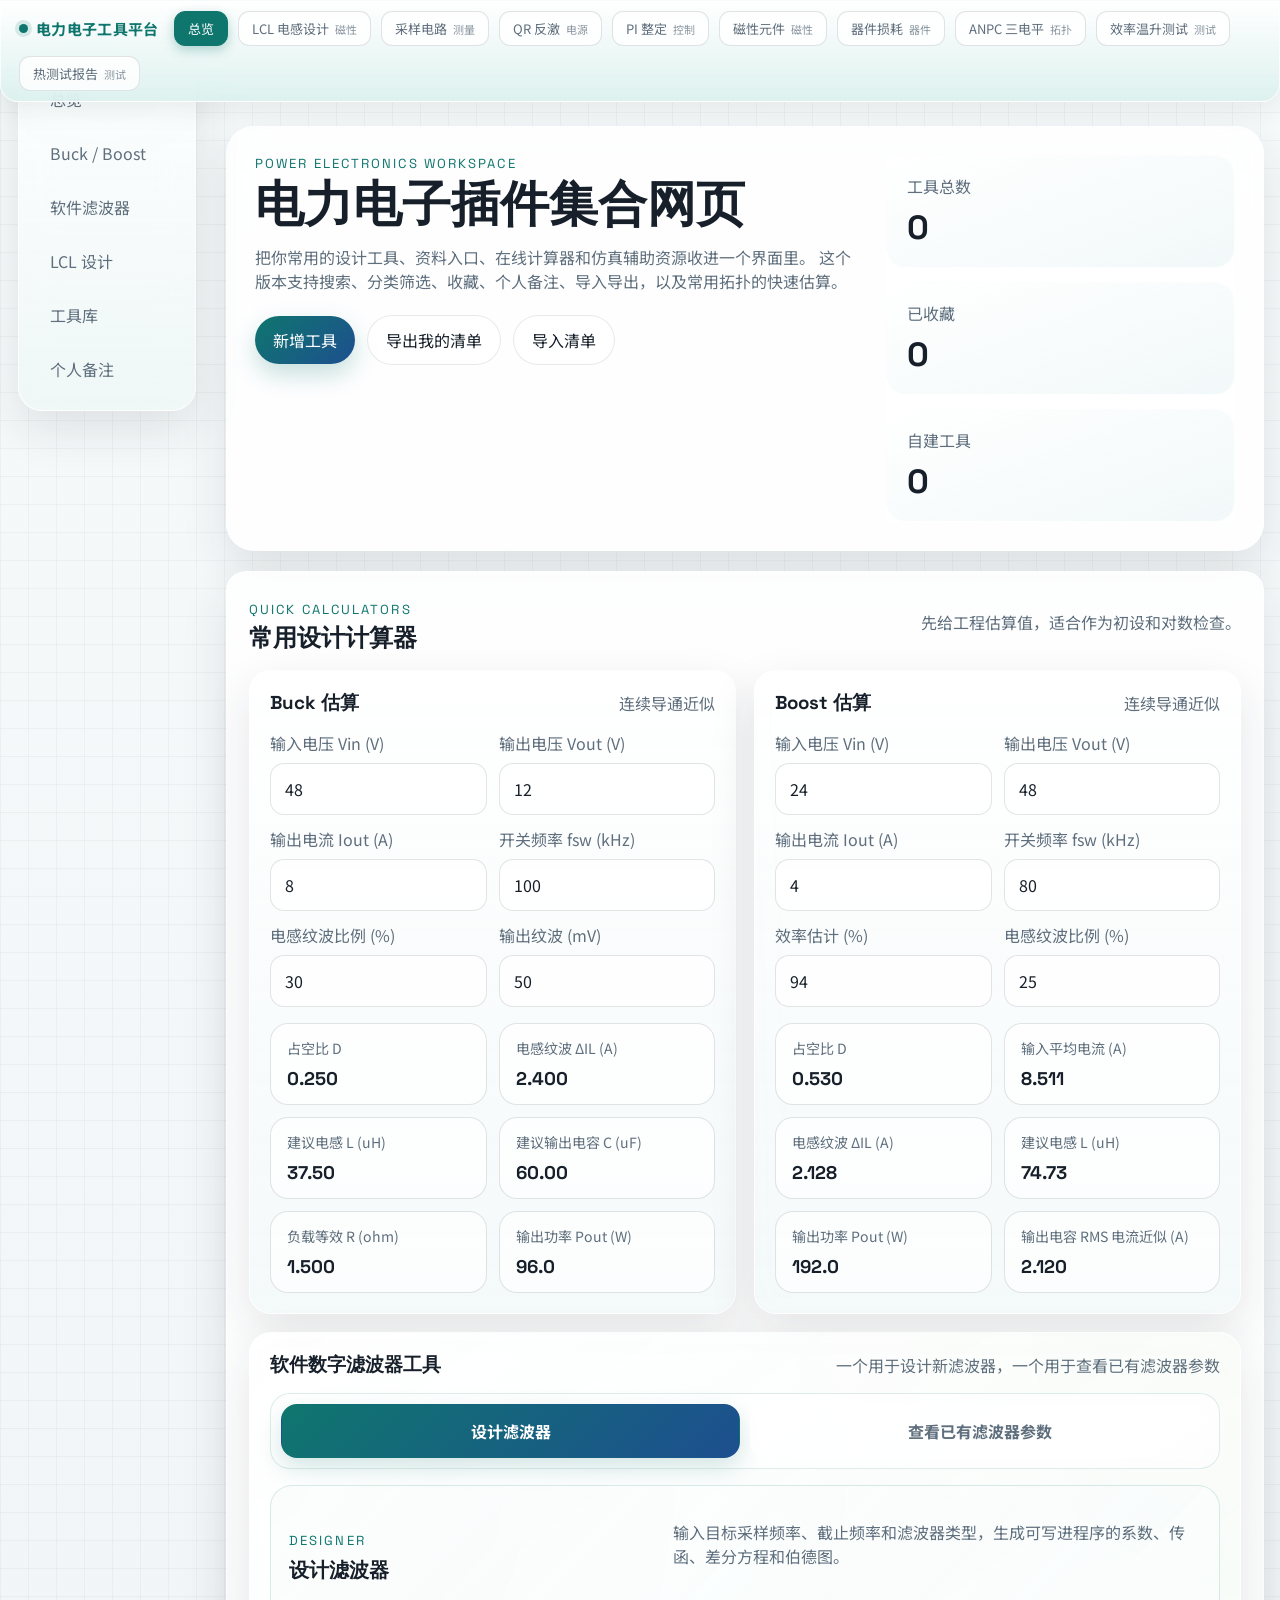
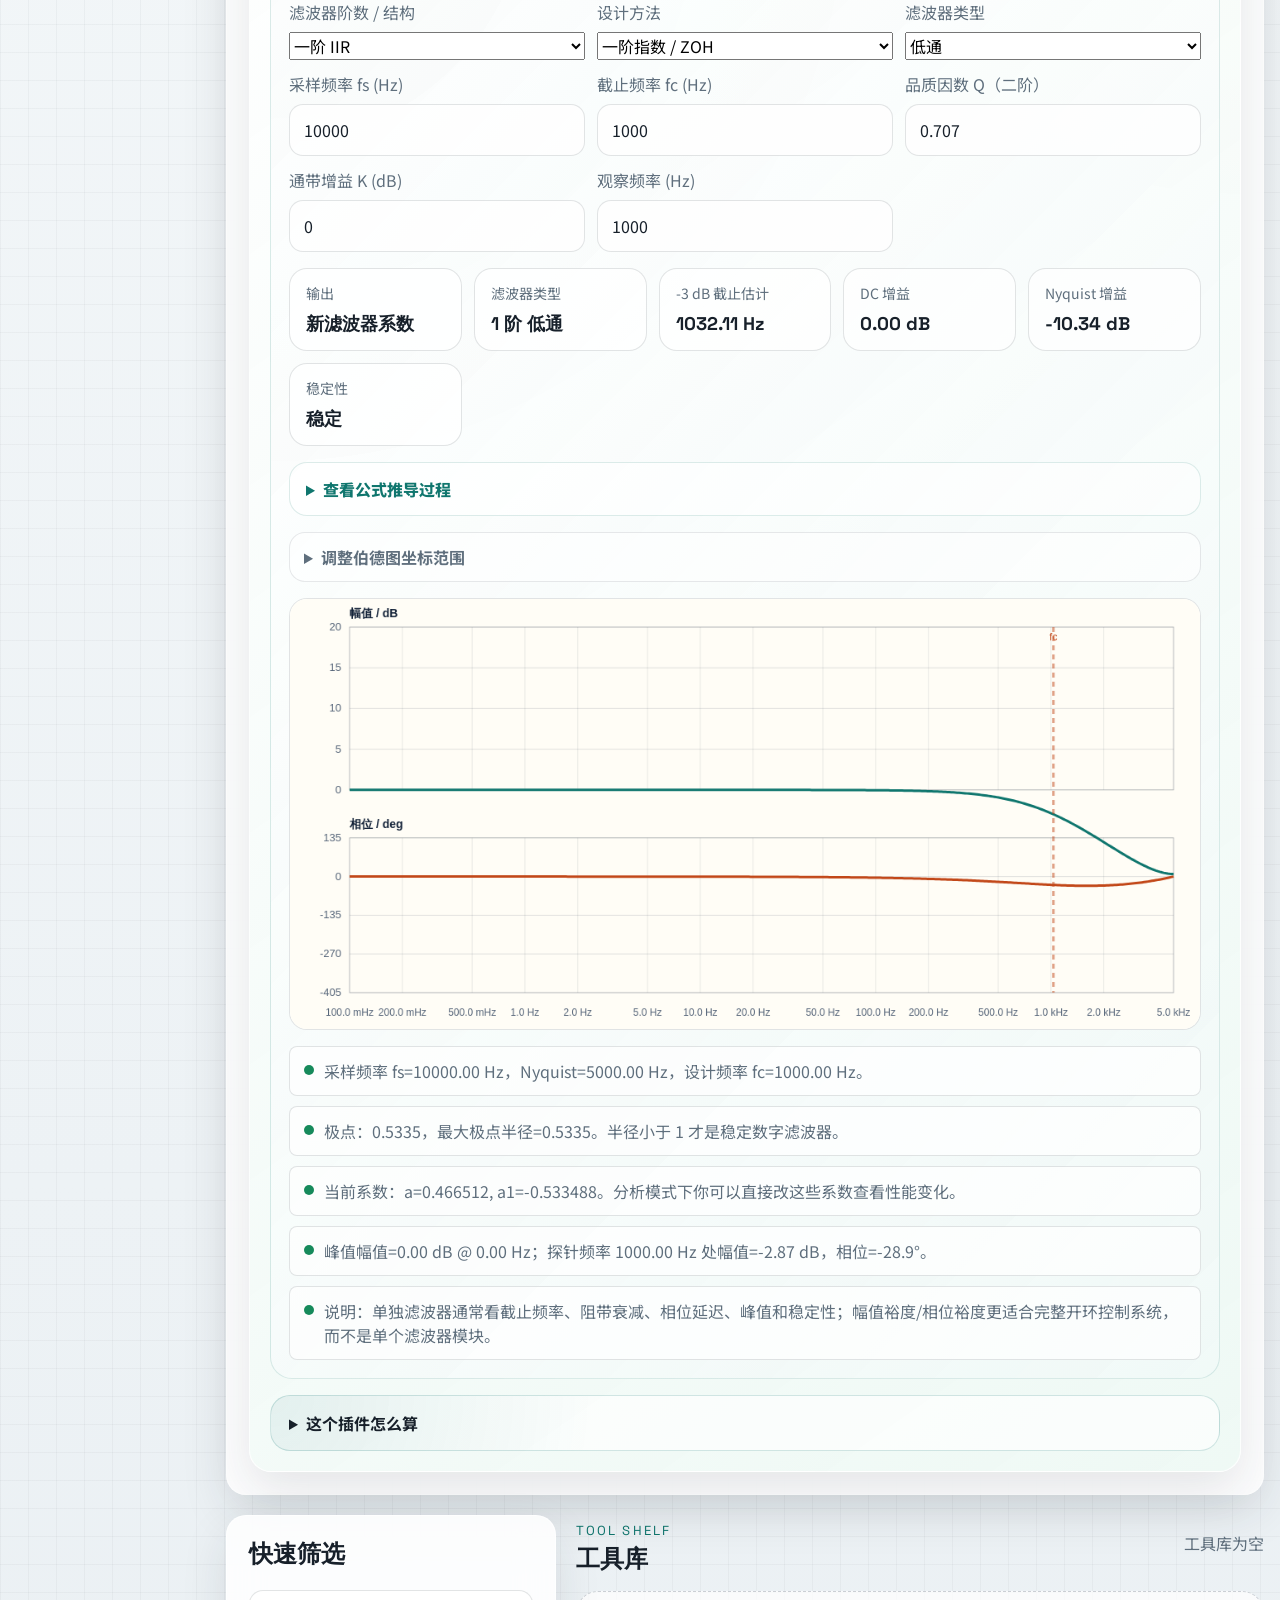
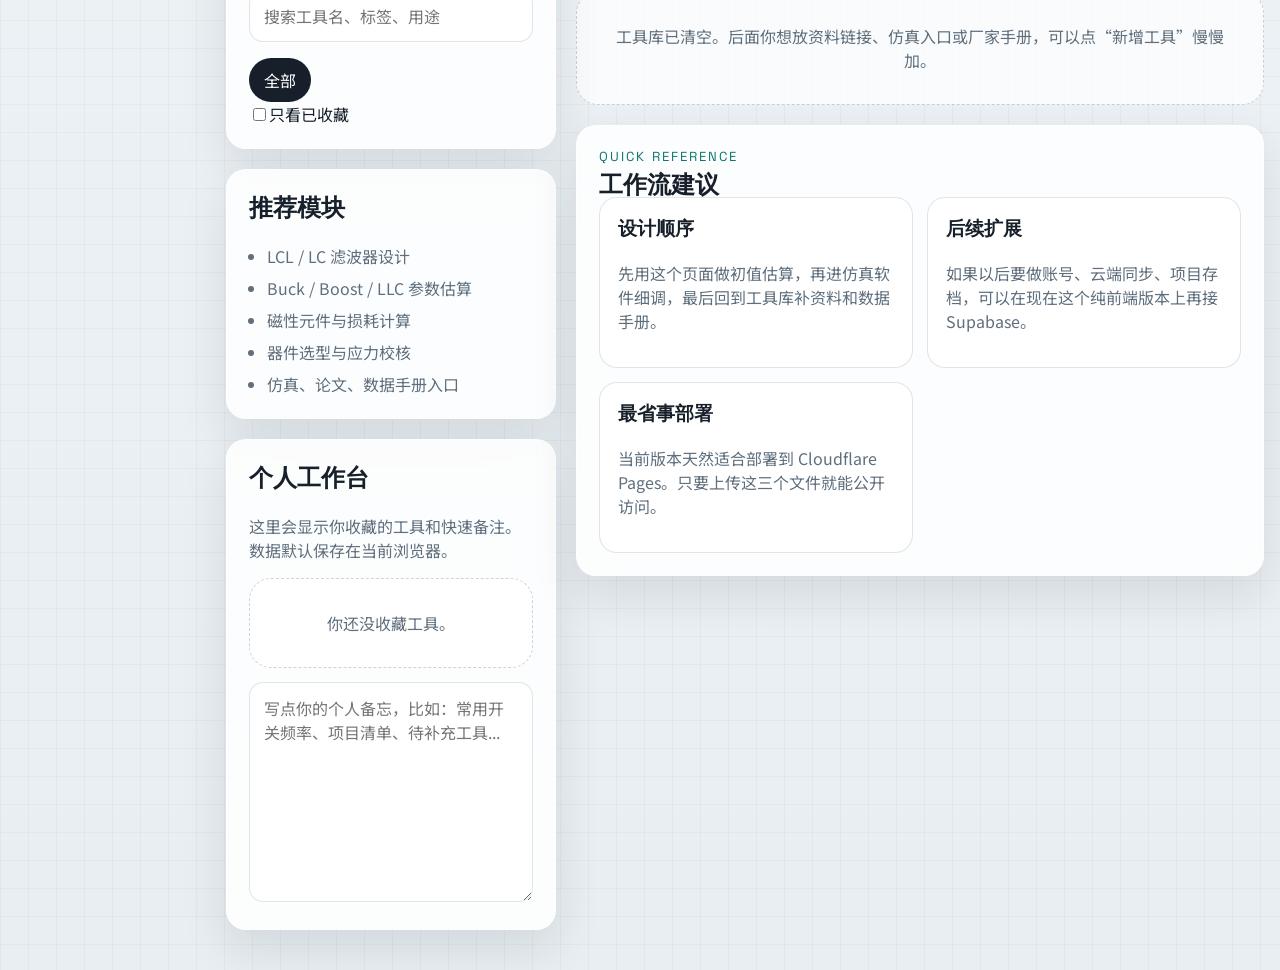
<file: index.html>
﻿<!DOCTYPE html>
<html lang="zh-CN">
<head>
  <meta charset="UTF-8">
  <meta name="viewport" content="width=device-width, initial-scale=1.0">
  <title>Power Electronics Toolkit</title>
  <meta name="description" content="电力电子个人插件集合网页，支持工具分类、搜索、收藏、备注、导入导出，以及 Buck/Boost/LCL 常用计算器。">
  <link rel="preconnect" href="https://fonts.googleapis.com">
  <link rel="preconnect" href="https://fonts.gstatic.com" crossorigin>
  <link href="https://fonts.googleapis.com/css2?family=Space+Grotesk:wght@400;500;700&family=Noto+Sans+SC:wght@400;500;700&display=swap" rel="stylesheet">
  <link rel="stylesheet" href="./styles.css">
  <style>
    /* ===== 统一门户工具条（新增，不改动原有页面结构） ===== */
    #hub-bar{position:sticky;top:0;z-index:60;display:flex;align-items:center;gap:10px;
      flex-wrap:wrap;padding:10px 18px;margin:0 0 4px;
      background:linear-gradient(180deg,rgba(255,255,255,.96),rgba(217,240,237,.9));
      border:1px solid rgba(255,255,255,.72);border-radius:0 0 18px 18px;
      box-shadow:0 8px 24px rgba(23,32,42,.08);backdrop-filter:blur(16px)}
    #hub-bar .hub-brand{display:flex;align-items:center;gap:8px;font-weight:700;color:var(--accent);
      font-size:15px;letter-spacing:.3px;margin-right:6px;white-space:nowrap}
    #hub-bar .hub-brand .hub-dot{width:9px;height:9px;border-radius:50%;background:var(--accent);
      box-shadow:0 0 0 4px rgba(15,118,110,.14)}
    .hub-btn{display:inline-flex;align-items:center;gap:6px;padding:7px 13px;border-radius:11px;
      border:1px solid var(--line);background:rgba(255,255,255,.85);color:var(--muted);
      font-size:13px;cursor:pointer;transition:.18s;white-space:nowrap}
    .hub-btn:hover{color:var(--ink);border-color:var(--accent);transform:translateY(-1px)}
    .hub-btn.active{background:var(--accent);color:#fff;border-color:var(--accent);
      box-shadow:0 4px 12px rgba(15,118,110,.3)}
    .hub-btn .hub-tag{font-size:11px;opacity:.72}
    #hub-frame-wrap{display:none;position:relative;width:min(1500px,calc(100% - 32px));
      margin:12px auto 32px;height:calc(100vh - 92px);min-height:560px;
      border-radius:18px;overflow:hidden;border:1px solid var(--line);
      background:#fff;box-shadow:var(--shadow)}
    #hub-frame-wrap.open{display:block}
    #hub-frame{width:100%;height:100%;border:0;display:block;background:#fff}
    body.hub-mode .page-shell{display:none}
    @media(max-width:900px){#hub-bar{gap:7px;padding:9px 12px}.hub-btn{font-size:12px;padding:6px 10px}}
  </style>
</head>
<body>
  <!-- ===== 统一门户工具条：点击在下方 iframe 内嵌打开对应工具 ===== -->
  <header id="hub-bar">
    <div class="hub-brand"><span class="hub-dot"></span>电力电子工具平台</div>
    <button class="hub-btn active" type="button" data-app="" data-label="总览">总览</button>
    <button class="hub-btn" type="button" data-app="apps/lcl/index.html" data-label="LCL 电感设计">LCL 电感设计<span class="hub-tag">磁性</span></button>
    <button class="hub-btn" type="button" data-app="apps/sampling/index.html" data-label="采样电路计算">采样电路<span class="hub-tag">测量</span></button>
    <button class="hub-btn" type="button" data-app="apps/qr/index.html" data-label="QR 反激频率">QR 反激<span class="hub-tag">电源</span></button>
    <button class="hub-btn" type="button" data-app="apps/pi/index.html" data-label="PI 整定">PI 整定<span class="hub-tag">控制</span></button>
    <button class="hub-btn" type="button" data-app="apps/magnetics/index.html" data-label="磁性元件设计">磁性元件<span class="hub-tag">磁性</span></button>
    <button class="hub-btn" type="button" data-app="apps/device-loss/index.html" data-label="器件损耗结温">器件损耗<span class="hub-tag">器件</span></button>
    <button class="hub-btn" type="button" data-app="apps/anpc/index.html" data-label="ANPC 三电平评估">ANPC 三电平<span class="hub-tag">拓扑</span></button>
    <button class="hub-btn" type="button" data-app="apps/efficiency/index.html" data-label="效率温升测试分析">效率温升测试<span class="hub-tag">测试</span></button>
    <button class="hub-btn" type="button" data-app="apps/thermal-report/index.html" data-label="热测试报告自动生成">热测试报告<span class="hub-tag">测试</span></button>
  </header>
  <div id="hub-frame-wrap"><iframe id="hub-frame" title="工具内嵌窗口"></iframe></div>

  <div class="page-shell">
    <nav class="side-nav" aria-label="页面导航">
      <p class="eyebrow">Navigation</p>
      <a href="#overview">总览</a>
      <a href="#dc-calculators">Buck / Boost</a>
      <a href="#filter-designer">软件滤波器</a>
      <a href="#lcl-designer">LCL 设计</a>
      <a href="#tool-library">工具库</a>
      <a href="#notes">个人备注</a>
    </nav>

    <header id="overview" class="hero">
      <div class="hero-copy">
        <p class="eyebrow">Power Electronics Workspace</p>
        <h1>电力电子插件集合网页</h1>
        <p class="hero-text">
          把你常用的设计工具、资料入口、在线计算器和仿真辅助资源收进一个界面里。
          这个版本支持搜索、分类筛选、收藏、个人备注、导入导出，以及常用拓扑的快速估算。
        </p>
        <div class="hero-actions">
          <button id="open-add-tool" class="primary-btn" type="button">新增工具</button>
          <button id="export-tools" class="ghost-btn" type="button">导出我的清单</button>
          <label class="ghost-btn file-label" for="import-tools">导入清单</label>
          <input id="import-tools" type="file" accept="application/json" hidden>
        </div>
      </div>
      <div class="hero-panel">
        <div class="metric-card"><span>工具总数</span><strong id="metric-total">0</strong></div>
        <div class="metric-card"><span>已收藏</span><strong id="metric-favorites">0</strong></div>
        <div class="metric-card"><span>自建工具</span><strong id="metric-custom">0</strong></div>
      </div>
    </header>

    <section id="dc-calculators" class="panel calculator-hub">
      <div class="section-heading">
        <div>
          <p class="eyebrow">Quick Calculators</p>
          <h2>常用设计计算器</h2>
        </div>
        <p class="results-summary">先给工程估算值，适合作为初设和对数检查。</p>
      </div>

      <div class="calculator-grid">
        <article class="calculator-card">
          <div class="calculator-head"><h3>Buck 估算</h3><span>连续导通近似</span></div>
          <div class="form-grid">
            <label>输入电压 Vin (V)<input id="buck-vin" type="number" value="48" step="0.1"></label>
            <label>输出电压 Vout (V)<input id="buck-vout" type="number" value="12" step="0.1"></label>
            <label>输出电流 Iout (A)<input id="buck-iout" type="number" value="8" step="0.1"></label>
            <label>开关频率 fsw (kHz)<input id="buck-fsw" type="number" value="100" step="1"></label>
            <label>电感纹波比例 (%)<input id="buck-ripple-current" type="number" value="30" step="1"></label>
            <label>输出纹波 (mV)<input id="buck-ripple-voltage" type="number" value="50" step="1"></label>
          </div>
          <div id="buck-results" class="result-grid"></div>
        </article>

        <article class="calculator-card">
          <div class="calculator-head"><h3>Boost 估算</h3><span>连续导通近似</span></div>
          <div class="form-grid">
            <label>输入电压 Vin (V)<input id="boost-vin" type="number" value="24" step="0.1"></label>
            <label>输出电压 Vout (V)<input id="boost-vout" type="number" value="48" step="0.1"></label>
            <label>输出电流 Iout (A)<input id="boost-iout" type="number" value="4" step="0.1"></label>
            <label>开关频率 fsw (kHz)<input id="boost-fsw" type="number" value="80" step="1"></label>
            <label>效率估计 (%)<input id="boost-efficiency" type="number" value="94" step="1"></label>
            <label>电感纹波比例 (%)<input id="boost-ripple-current" type="number" value="25" step="1"></label>
          </div>
          <div id="boost-results" class="result-grid"></div>
        </article>
        <article id="filter-designer" class="calculator-card wide filter-designer">
          <div class="calculator-head">
            <h3>软件数字滤波器工具</h3>
            <span>一个用于设计新滤波器，一个用于查看已有滤波器参数</span>
          </div>
          <div class="filter-tool-switch" role="tablist" aria-label="滤波器工具选择">
            <button id="show-filter-design" class="filter-tool-tab active" type="button" aria-controls="filter-design-tool" aria-selected="true">设计滤波器</button>
            <button id="show-filter-analyze" class="filter-tool-tab" type="button" aria-controls="filter-analyze-tool" aria-selected="false">查看已有滤波器参数</button>
          </div>
          <div class="filter-workbench">
            <section id="filter-design-tool" class="filter-subtool">
              <div class="subtool-head">
                <div>
                  <p class="eyebrow">Designer</p>
                  <h4>设计滤波器</h4>
                </div>
                <p class="panel-note">输入目标采样频率、截止频率和滤波器类型，生成可写进程序的系数、传函、差分方程和伯德图。</p>
              </div>
              <div class="form-grid three-up">
                <label>滤波器阶数 / 结构
                  <select id="filter-design-order">
                    <option value="1">一阶 IIR</option>
                    <option value="2">二阶 Biquad</option>
                  </select>
                </label>
                <label>设计方法
                  <select id="filter-design-method">
                    <option value="matched">一阶指数 / ZOH</option>
                    <option value="tustin">Tustin 双线性变换</option>
                  </select>
                </label>
                <label>滤波器类型
                  <select id="filter-design-type">
                    <option value="lowpass">低通</option>
                    <option value="highpass">高通</option>
                    <option value="bandpass">带通（二阶）</option>
                    <option value="notch">陷波（二阶）</option>
                  </select>
                </label>
                <label>采样频率 fs (Hz)<input id="filter-design-sample-rate" type="number" value="10000" step="1"></label>
                <label><span id="filter-design-frequency-label">截止 / 中心频率 fc (Hz)</span><input id="filter-design-frequency" type="number" value="1000" step="1"></label>
                <label>品质因数 Q（二阶）<input id="filter-design-q" type="number" value="0.707" step="0.01"></label>
                <label id="filter-design-bandwidth-wrap" class="hidden">带宽 BW (Hz)<input id="filter-design-bandwidth" type="number" value="1414.43" step="1"></label>
                <label>通带增益 K (dB)<input id="filter-design-gain-db" type="number" value="0" step="0.5"></label>
                <label>观察频率 (Hz)<input id="filter-design-probe-frequency" type="number" value="1000" step="1"></label>
              </div>
              <div id="filter-design-results" class="result-grid"></div>
              <details class="derivation-toggle">
                <summary>查看公式推导过程</summary>
                <div id="filter-design-derivation" class="derivation-panel"></div>
              </details>
              <details class="chart-range-panel">
                <summary>调整伯德图坐标范围</summary>
                <div class="form-grid four-up">
                  <label>频率下限 (Hz)<input id="filter-design-chart-fmin" type="number" placeholder="自动" step="0.1"></label>
                  <label>频率上限 (Hz)<input id="filter-design-chart-fmax" type="number" placeholder="自动" step="0.1"></label>
                  <label>幅值下限 (dB)<input id="filter-design-chart-mag-min" type="number" placeholder="自动" step="1"></label>
                  <label>幅值上限 (dB)<input id="filter-design-chart-mag-max" type="number" placeholder="自动" step="1"></label>
                </div>
              </details>
              <canvas id="filter-design-bode-chart" class="bode-chart" width="1100" height="520"></canvas>
              <div id="filter-design-checks" class="check-list"></div>
            </section>

            <section id="filter-analyze-tool" class="filter-subtool hidden">
              <div class="subtool-head">
                <div>
                  <p class="eyebrow">Inspector</p>
                  <h4>查看已有滤波器参数</h4>
                </div>
                <p class="panel-note">把 MCU/DSP 代码里的系数填进来，工具会查看它对应的传函、稳定性、截止点、幅相和极点。</p>
              </div>
              <div class="form-grid three-up">
                <label>已有滤波器结构
                  <select id="filter-analyze-order">
                    <option value="1">一阶 IIR</option>
                    <option value="2" selected>二阶 Biquad</option>
                  </select>
                </label>
                <label>估计类型
                  <select id="filter-analyze-type">
                    <option value="lowpass">低通 / 默认</option>
                    <option value="highpass">高通</option>
                    <option value="bandpass">带通</option>
                    <option value="notch">陷波</option>
                  </select>
                </label>
                <label>采样频率 fs (Hz)<input id="filter-analyze-sample-rate" type="number" value="10000" step="1"></label>
                <label>探针频率 (Hz)<input id="filter-analyze-probe-frequency" type="number" value="1000" step="1"></label>
              </div>
              <div class="coefficient-panel">
                <p id="filter-analyze-equation-note" class="panel-note">查看模式不设计新系数，只按你输入的 z 域系数分析已有滤波器。</p>
                <div class="form-grid three-up">
                  <label><span id="filter-analyze-b0-label">b0</span><input id="filter-analyze-b0" type="number" value="0.06745228" step="0.000001"></label>
                  <label id="filter-analyze-b1-wrap"><span id="filter-analyze-b1-label">b1</span><input id="filter-analyze-b1" type="number" value="0.13490457" step="0.000001"></label>
                  <label class="analyze-second-order-coeff">b2<input id="filter-analyze-b2" type="number" value="0.06745228" step="0.000001"></label>
                  <label><span id="filter-analyze-a1-label">a1</span><input id="filter-analyze-a1" type="number" value="-1.14292982" step="0.000001"></label>
                  <label class="analyze-second-order-coeff">a2<input id="filter-analyze-a2" type="number" value="0.41273895" step="0.000001"></label>
                </div>
              </div>
              <div id="filter-analyze-results" class="result-grid"></div>
              <details class="derivation-toggle">
                <summary>查看传函和差分方程</summary>
                <div id="filter-analyze-derivation" class="derivation-panel"></div>
              </details>
              <details class="chart-range-panel">
                <summary>调整伯德图坐标范围</summary>
                <div class="form-grid four-up">
                  <label>频率下限 (Hz)<input id="filter-analyze-chart-fmin" type="number" placeholder="自动" step="0.1"></label>
                  <label>频率上限 (Hz)<input id="filter-analyze-chart-fmax" type="number" placeholder="自动" step="0.1"></label>
                  <label>幅值下限 (dB)<input id="filter-analyze-chart-mag-min" type="number" placeholder="自动" step="1"></label>
                  <label>幅值上限 (dB)<input id="filter-analyze-chart-mag-max" type="number" placeholder="自动" step="1"></label>
                </div>
              </details>
              <canvas id="filter-analyze-bode-chart" class="bode-chart" width="1100" height="520"></canvas>
              <div id="filter-analyze-checks" class="check-list"></div>
            </section>
          </div>
          <details class="theory-box">
            <summary>这个插件怎么算</summary>
            <div class="theory-grid">
              <article>
                <h4>设计滤波器</h4>
                <p>一阶低通先按 s 域原型 H(s)=1/(τs+1) 理解，其中 τ=1/ωc；看频响时再代入 s=jω。指数离散后得到 y[n]=a*x[n]+(1-a)*y[n-1]，其中 a=1-exp(-2πfc/fs)。也可以切换到 Tustin 双线性变换。</p>
              </article>

        <article id="lcl-designer" class="calculator-card wide lcl-designer">
          <div class="calculator-head">
            <h3>LCL 滤波器设计器</h3>
            <span>三相并网逆变器工程初设</span>
          </div>
          <div class="form-grid three-up">
            <label>直流母线 Vdc (V)<input class="lcl-enhanced-input" id="lcl-vdc" type="number" value="800" step="1"></label>
            <label>线电压 Vac,ll (V RMS)<input class="lcl-enhanced-input" id="lcl-vll" type="number" value="380" step="1"></label>
            <label>输出功率 Pout (kW)<input class="lcl-enhanced-input" id="lcl-power" type="number" value="10" step="0.1"></label>
            <label>开关频率 fsw (kHz)<input class="lcl-enhanced-input" id="lcl-fsw" type="number" value="20" step="1"></label>
            <label>并网频率 fg (Hz)<input class="lcl-enhanced-input" id="lcl-grid-frequency" type="number" value="50" step="1"></label>
            <label>功率因数 pf<input class="lcl-enhanced-input" id="lcl-pf" type="number" value="0.99" step="0.01" min="0.1" max="1"></label>
            <label>电流纹波比例 (%)<input class="lcl-enhanced-input" id="lcl-ripple-current" type="number" value="20" step="1"></label>
            <label>电容占基值比例 (%)<input class="lcl-enhanced-input" id="lcl-cap-ratio" type="number" value="5" step="0.5"></label>
            <label>电网侧电感比 Lg/Li<input class="lcl-enhanced-input" id="lcl-grid-ratio" type="number" value="0.3" step="0.05"></label>
            <label>阻尼电阻系数<input class="lcl-enhanced-input" id="lcl-damping-factor" type="number" value="1" step="0.1"></label>
            <label>谐振下限倍数 fg<input class="lcl-enhanced-input" id="lcl-min-resonance-multiple" type="number" value="10" step="1"></label>
            <label>谐振上限占 fsw<input class="lcl-enhanced-input" id="lcl-max-resonance-ratio" type="number" value="0.5" step="0.05"></label>
          </div>
          <div class="lcl-toolbar">
            <button id="lcl-copy-report" class="ghost-btn" type="button">复制报告</button>
            <button id="lcl-reset" class="ghost-btn" type="button">恢复默认</button>
          </div>
          <div id="lcl-results" class="result-grid"></div>
          <div id="lcl-secondary-results" class="result-grid compact-results"></div>
          <div id="lcl-checks" class="check-list"></div>
          <canvas id="lcl-chart" class="lcl-chart" width="960" height="260"></canvas>
          <details class="theory-box" open>
            <summary>计算原理和调参方向</summary>
            <div class="theory-grid">
              <article>
                <h4>1. 额定电流与基值</h4>
                <p>三相相电流：I = P / (sqrt(3) * Vll * pf)。相电压：Vph = Vll / sqrt(3)。基准阻抗：Zbase = Vph^2 / (P / 3)。</p>
              </article>
              <article>
                <h4>2. 逆变侧电感 Li</h4>
                <p>先设允许电流纹波 ΔI = I * 纹波比例，再用 Li ≈ Vdc / (6 * fsw * ΔI) 估算。纹波比例越小，Li 越大，动态响应会变慢。</p>
              </article>
              <article>
                <h4>3. 电容 Cf 与电网侧 Lg</h4>
                <p>Cbase = 1 / (2π * fg * Zbase)，Cf = Cbase * 电容比例。Lg = Li * Lg/Li。Cf 太大会带来基波无功，Lg 太大会增加压降。</p>
              </article>
              <article>
                <h4>4. 谐振与阻尼</h4>
                <p>fres = 1/(2π) * sqrt((Li + Lg)/(Li * Lg * Cf))。通常希望 fres 高于 10 倍电网频率，并低于约 0.5fsw。Rd 为串联阻尼初值。</p>
              </article>
            </div>
          </details>
          <p class="panel-note">这些结果用于初步设计和 sanity check，最终还要结合控制延时、采样频率、阻尼方式、并网标准和仿真结果确认。</p>
        </article>

             <article>
                <h4>查看已有滤波器</h4>
                <p>查看已有滤波器时先选择结构：一阶低通、一阶高通、二阶低通、二阶高通、二阶带通或二阶陷波。工具会按所选结构检查系数关系，并计算幅频、相频、-3 dB 截止点、峰值、探针频率幅相和稳定性。</p>
              </article>
              <article>
                <h4>为什么不是裕度优先</h4>
                <p>单独的数字滤波器通常更关心截止频率、通带增益、阻带衰减、相位延迟和极点稳定性。幅值裕度/相位裕度更适合完整开环控制系统。</p>
              </article>
              <article>
                <h4>使用边界</h4>
                <p>fc 必须小于 fs/2。真实 MCU/DSP 里还要考虑定点量化、溢出、执行周期、ADC 噪声和实际采样抖动。</p>
              </article>
            </div>
          </details>
        </article>
      </div>
    </section>

    <main class="layout-grid">
      <aside class="sidebar">
        <section class="panel">
          <h2>快速筛选</h2>
          <div class="search-box"><input id="search-input" type="search" placeholder="搜索工具名、标签、用途"></div>
          <div id="category-filters" class="filter-group"></div>
          <div class="toggle-line"><label><input id="favorites-only" type="checkbox">只看已收藏</label></div>
        </section>

        <section class="panel">
          <h2>推荐模块</h2>
          <ul class="mini-list">
            <li>LCL / LC 滤波器设计</li>
            <li>Buck / Boost / LLC 参数估算</li>
            <li>磁性元件与损耗计算</li>
            <li>器件选型与应力校核</li>
            <li>仿真、论文、数据手册入口</li>
          </ul>
        </section>

        <section id="notes" class="panel sticky-panel">
          <h2>个人工作台</h2>
          <p class="panel-note">这里会显示你收藏的工具和快速备注。数据默认保存在当前浏览器。</p>
          <div id="favorites-board" class="favorites-board"></div>
          <textarea id="global-notes" rows="8" placeholder="写点你的个人备忘，比如：常用开关频率、项目清单、待补充工具... "></textarea>
        </section>
      </aside>

      <section id="tool-library" class="content-area">
        <div class="section-heading">
          <div>
            <p class="eyebrow">Tool Shelf</p>
            <h2>工具库</h2>
          </div>
          <p id="results-summary" class="results-summary"></p>
        </div>

        <div id="tool-grid" class="tool-grid"></div>

        <section class="panel formula-panel">
          <div class="section-heading compact">
            <div>
              <p class="eyebrow">Quick Reference</p>
              <h2>工作流建议</h2>
            </div>
          </div>
          <div class="reference-grid">
            <article><h3>设计顺序</h3><p>先用这个页面做初值估算，再进仿真软件细调，最后回到工具库补资料和数据手册。</p></article>
            <article><h3>后续扩展</h3><p>如果以后要做账号、云端同步、项目存档，可以在现在这个纯前端版本上再接 Supabase。</p></article>
            <article><h3>最省事部署</h3><p>当前版本天然适合部署到 Cloudflare Pages。只要上传这三个文件就能公开访问。</p></article>
          </div>
        </section>
      </section>
    </main>
  </div>

  <dialog id="tool-dialog" class="tool-dialog">
    <form id="tool-form" class="tool-form" method="dialog">
      <div class="dialog-header">
        <div><p class="eyebrow">Custom Tool</p><h2>新增个人工具</h2></div>
        <button id="close-dialog" class="icon-btn" type="button" aria-label="关闭">×</button>
      </div>
      <label>工具名称<input name="title" type="text" required placeholder="例如：LCL滤波器设计"></label>
      <label>链接地址<input name="url" type="url" required placeholder="https://"></label>
      <label>分类<select name="category" required><option value="滤波器">滤波器</option><option value="拓扑设计">拓扑设计</option><option value="磁性器件">磁性器件</option><option value="器件选型">器件选型</option><option value="仿真资料">仿真资料</option><option value="论文手册">论文手册</option><option value="通用工具">通用工具</option></select></label>
      <label>标签<input name="tags" type="text" placeholder="用逗号分隔，例如：LCL, 并网, 谐振"></label>
      <label>简介<textarea name="description" rows="4" placeholder="写一下这个工具是干什么的"></textarea></label>
      <div class="dialog-actions"><button class="ghost-btn" type="button" id="cancel-dialog">取消</button><button class="primary-btn" type="submit">保存工具</button></div>
    </form>
  </dialog>

  <template id="tool-card-template">
    <article class="tool-card">
      <div class="card-top"><span class="card-category"></span><button class="favorite-btn" type="button" aria-label="收藏工具">☆</button></div>
      <h3 class="card-title"></h3>
      <p class="card-description"></p>
      <div class="tag-row"></div>
      <textarea class="card-note" rows="3" placeholder="写点你的使用备注"></textarea>
      <div class="card-actions"><a class="primary-link" target="_blank" rel="noreferrer">打开工具</a><button class="delete-btn" type="button">删除</button></div>
    </article>
  </template>

  <script src="./app.js"></script>
  <script>
    // ===== 统一门户切换逻辑（独立，不影响 app.js） =====
    (function(){
      var bar=document.getElementById('hub-bar');
      var wrap=document.getElementById('hub-frame-wrap');
      var frame=document.getElementById('hub-frame');
      var btns=bar.querySelectorAll('.hub-btn');
      function activate(b){
        btns.forEach(function(x){x.classList.remove('active');});
        b.classList.add('active');
        var app=b.getAttribute('data-app');
        if(!app){
          // 总览：关闭 iframe，恢复原页面
          wrap.classList.remove('open');
          document.body.classList.remove('hub-mode');
          frame.src='about:blank';
          window.scrollTo(0,0);
        }else{
          // 工具：内嵌打开
          frame.src=app;
          wrap.classList.add('open');
          document.body.classList.add('hub-mode');
          window.scrollTo(0,0);
        }
      }
      btns.forEach(function(b){b.addEventListener('click',function(){activate(b);});});
      // 支持 ?app=apps/anpc/index.html 直接进入某工具（便于分享/验证）
      var m=location.search.match(/[?&]app=([^&]+)/);
      if(m){
        var target=decodeURIComponent(m[1]);
        var hit=null;
        btns.forEach(function(b){if(b.getAttribute('data-app')===target) hit=b;});
        if(hit) activate(hit);
      }
    })();
  </script>
</body>
</html>
</file>
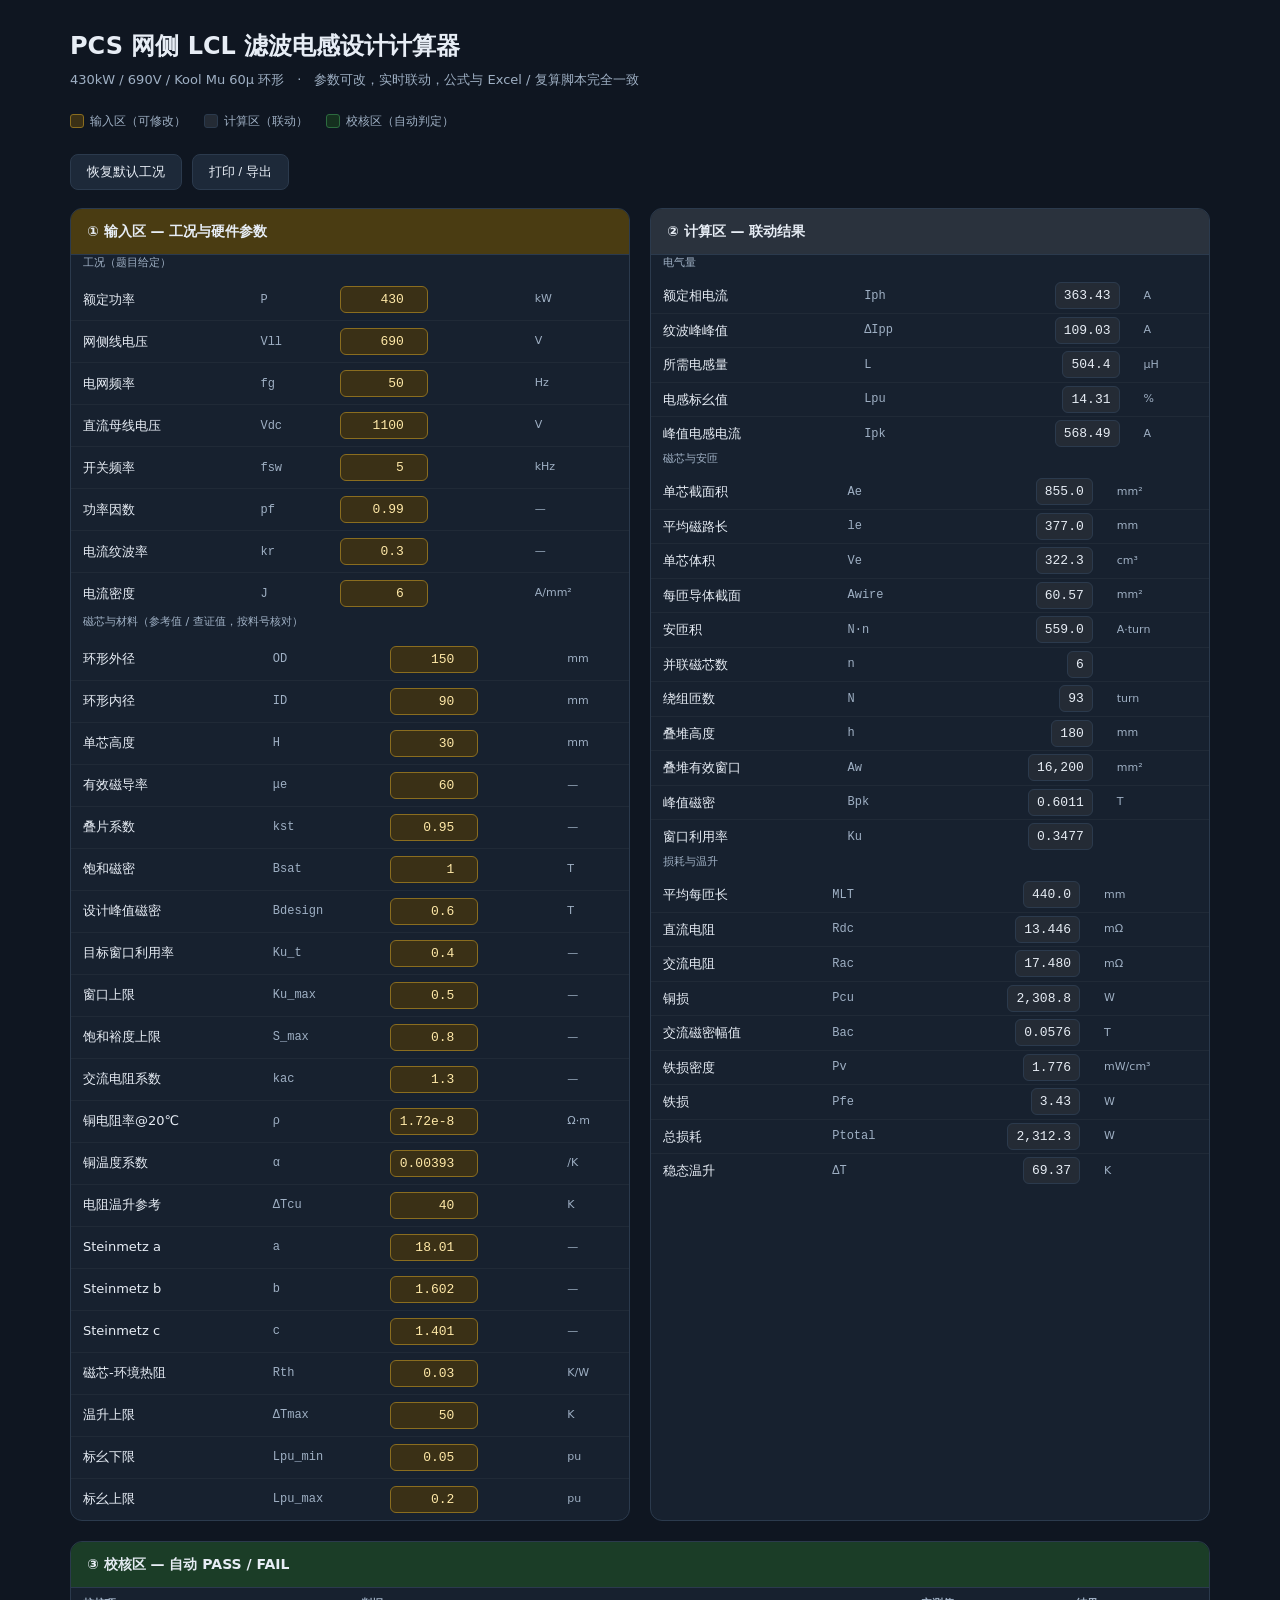
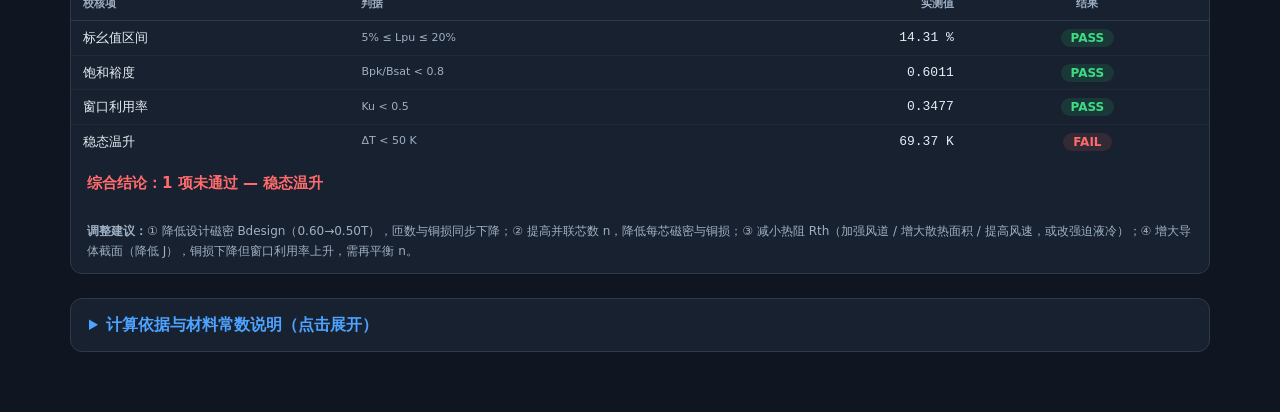
<file: lcl-inductor-calculator/index.html>
<!DOCTYPE html>
<html lang="zh-CN">
<head>
<meta charset="UTF-8">
<meta name="viewport" content="width=device-width, initial-scale=1.0">
<title>PCS 网侧 LCL 滤波电感设计计算器</title>
<style>
  :root{
    --bg:#0f1621; --panel:#17212f; --panel2:#1d2939; --line:#2b3a4d;
    --txt:#e7edf5; --sub:#9fb0c4; --acc:#4da3ff;
    --in:#3a3016; --in-line:#8a6d1f; --calc:#242b35; --chk:#15301f; --chk-line:#2c6b3f;
    --pass:#3ddc84; --fail:#ff6b6b;
  }
  *{box-sizing:border-box}
  body{margin:0;background:var(--bg);color:var(--txt);
    font-family:"Segoe UI","Microsoft YaHei",system-ui,sans-serif;line-height:1.5}
  .wrap{max-width:1180px;margin:0 auto;padding:28px 20px 60px}
  h1{font-size:24px;margin:0 0 6px}
  .sub{color:var(--sub);font-size:13px;margin-bottom:22px}
  .legend{display:flex;gap:18px;flex-wrap:wrap;font-size:12px;color:var(--sub);margin-bottom:24px}
  .legend span{display:inline-flex;align-items:center;gap:6px}
  .sw{width:14px;height:14px;border-radius:3px;display:inline-block}
  .sw.in{background:var(--in);border:1px solid var(--in-line)}
  .sw.calc{background:var(--calc);border:1px solid var(--line)}
  .sw.chk{background:var(--chk);border:1px solid var(--chk-line)}
  .grid{display:grid;grid-template-columns:1fr 1fr;gap:20px}
  @media(max-width:860px){.grid{grid-template-columns:1fr}}
  .card{background:var(--panel);border:1px solid var(--line);border-radius:12px;overflow:hidden}
  .card h2{font-size:14px;margin:0;padding:12px 16px;background:var(--panel2);
    border-bottom:1px solid var(--line);color:var(--txt)}
  .card.in h2{background:#4a3c12}
  .card.calc h2{background:#2a323d}
  .card.chk h2{background:#1b3d27}
  table{width:100%;border-collapse:collapse;font-size:13px}
  th{color:var(--sub);font-weight:600;font-size:11px;text-align:left;
    padding:8px 12px;border-bottom:1px solid var(--line)}
  td{padding:7px 12px;border-bottom:1px solid rgba(255,255,255,.04)}
  tr:last-child td{border-bottom:none}
  .name{color:var(--txt)}
  .sym{color:var(--sub);font-family:Consolas,monospace;font-size:12px}
  .unit{color:var(--sub);font-size:11px;white-space:nowrap}
  td.val,td.res{text-align:right;font-family:Consolas,"Microsoft YaHei",monospace;font-variant-numeric:tabular-nums}
  input{width:88px;background:var(--in);border:1px solid var(--in-line);color:#ffe9a8;
    padding:5px 8px;border-radius:6px;text-align:right;font-family:Consolas,monospace;font-size:13px}
  input:focus{outline:2px solid var(--acc);border-color:var(--acc)}
  .calc-val{background:var(--calc);border:1px solid var(--line);border-radius:6px;
    padding:5px 8px;color:var(--txt)}
  .full{grid-column:1/-1}
  .chkbox{font-weight:700;padding:2px 10px;border-radius:20px;font-size:12px}
  .chkbox.PASS{color:var(--pass);background:rgba(61,220,132,.12)}
  .chkbox.FAIL{color:var(--fail);background:rgba(255,107,107,.12)}
  .concl{padding:14px 16px;font-size:15px;font-weight:700}
  .concl.PASS{color:var(--pass)} .concl.FAIL{color:var(--fail)}
  .note{color:var(--sub);font-size:12px;padding:12px 16px;line-height:1.7}
  .bar{display:flex;gap:10px;margin-bottom:18px}
  button{background:var(--panel2);color:var(--txt);border:1px solid var(--line);
    padding:8px 16px;border-radius:8px;cursor:pointer;font-size:13px}
  button:hover{border-color:var(--acc)}
  .sec-tag{font-size:11px;color:var(--sub);padding:0 12px 8px}
  details{margin-top:24px;background:var(--panel);border:1px solid var(--line);border-radius:12px;padding:14px 18px}
  summary{cursor:pointer;font-weight:600;color:var(--acc)}
  details p,details li{color:var(--sub);font-size:13px}
  code{background:var(--panel2);padding:1px 5px;border-radius:4px;color:#ffd479}
</style>
</head>
<body>
<div class="wrap">
  <h1>PCS 网侧 LCL 滤波电感设计计算器</h1>
  <div class="sub">430kW / 690V / Kool Mu 60μ 环形　·　参数可改，实时联动，公式与 Excel / 复算脚本完全一致</div>
  <div class="legend">
    <span><i class="sw in"></i>输入区（可修改）</span>
    <span><i class="sw calc"></i>计算区（联动）</span>
    <span><i class="sw chk"></i>校核区（自动判定）</span>
  </div>

  <div class="bar">
    <button onclick="resetAll()">恢复默认工况</button>
    <button onclick="window.print()">打印 / 导出</button>
  </div>

  <div class="grid">
    <!-- 输入区 -->
    <div class="card in">
      <h2>① 输入区 — 工况与硬件参数</h2>
      <div class="sec-tag">工况（题目给定）</div>
      <table><tbody id="in-work"></tbody></table>
      <div class="sec-tag">磁芯与材料（参考值 / 查证值，按料号核对）</div>
      <table><tbody id="in-core"></tbody></table>
    </div>

    <!-- 计算区 -->
    <div class="card calc">
      <h2>② 计算区 — 联动结果</h2>
      <div class="sec-tag">电气量</div>
      <table><tbody id="calc-elec"></tbody></table>
      <div class="sec-tag">磁芯与安匝</div>
      <table><tbody id="calc-mag"></tbody></table>
      <div class="sec-tag">损耗与温升</div>
      <table><tbody id="calc-loss"></tbody></table>
    </div>

    <!-- 校核区 -->
    <div class="card chk full">
      <h2>③ 校核区 — 自动 PASS / FAIL</h2>
      <table>
        <thead><tr><th>校核项</th><th>判据</th><th style="text-align:right">实测值</th><th style="text-align:center">结果</th></tr></thead>
        <tbody id="chk"></tbody>
      </table>
      <div id="concl" class="concl">—</div>
      <div id="advice" class="note"></div>
    </div>
  </div>

  <details>
    <summary>计算依据与材料常数说明（点击展开）</summary>
    <ul>
      <li>电感量：<code>L = Vdc/(4·fsw·ΔIpp)</code>，单相/两电平伏秒平衡工程估算。</li>
      <li>标幺值：<code>Lpu = L/(Zb/(2π·fg))</code>，<code>Zb=Vll²/P</code>，网侧合理区间 5%~20%。</li>
      <li>安匝积：<code>N·n = L·Ipk/(Bdesign·Ae)</code>，峰值磁密法核心；n 由窗口约束 <code>n≥√(N·n·Awire/(Ku·ID·H))</code> 定。</li>
      <li>铜损：<code>Rac=kac·ρ(1+α·ΔT)·N·MLT/Awire</code>，<code>Pcu=Iph²·Rac</code>。</li>
      <li>铁损：Steinmetz <code>Pv=a·Bac^b·fsw^c</code>，Kool Mu 60μ 系数 a=18.01, b=1.602, c=1.401（B:T, f:kHz, Pv:mW/cm³）。</li>
      <li>温升：<code>ΔT=(Pcu+Pfe)·Rth</code>。</li>
      <li><b>材料常数来源</b>：Bsat=1.0T（10500 Gauss）、Steinmetz 系数均取自 Magnetics Kool Mu 官方手册。ID/H/Rth/kac/Bdesign 为工程参考值，须按实际料号与散热条件核对。</li>
    </ul>
  </details>
</div>

<script>
// 默认参数（与 calc_core.py / Excel 输入区一致）
const DEF = {
  P:430, Vll:690, fg:50, Vdc:1100, fsw:5, pf:0.99, kr:0.30, J:6,
  OD:150, ID:90, H:30, mue:60, kst:0.95, Bsat:1.0, Bdes:0.60,
  Kut:0.40, Kumax:0.50, Smax:0.80, kac:1.30, rho:1.72e-8, acu:0.00393,
  dTcu:40, sa:18.01, sb:1.602, sc:1.401, Rth:0.030, DTmax:50,
  Lpumin:0.05, Lpumax:0.20
};
let S = {...DEF};

const WORK = [
  ["P","额定功率","P","kW"], ["Vll","网侧线电压","Vll","V"],
  ["fg","电网频率","fg","Hz"], ["Vdc","直流母线电压","Vdc","V"],
  ["fsw","开关频率","fsw","kHz"], ["pf","功率因数","pf","—"],
  ["kr","电流纹波率","kr","—"], ["J","电流密度","J","A/mm²"]
];
const CORE = [
  ["OD","环形外径","OD","mm"], ["ID","环形内径","ID","mm"], ["H","单芯高度","H","mm"],
  ["mue","有效磁导率","μe","—"], ["kst","叠片系数","kst","—"], ["Bsat","饱和磁密","Bsat","T"],
  ["Bdes","设计峰值磁密","Bdesign","T"], ["Kut","目标窗口利用率","Ku_t","—"],
  ["Kumax","窗口上限","Ku_max","—"], ["Smax","饱和裕度上限","S_max","—"],
  ["kac","交流电阻系数","kac","—"], ["rho","铜电阻率@20℃","ρ","Ω·m"],
  ["acu","铜温度系数","α","/K"], ["dTcu","电阻温升参考","ΔTcu","K"],
  ["sa","Steinmetz a","a","—"], ["sb","Steinmetz b","b","—"], ["sc","Steinmetz c","c","—"],
  ["Rth","磁芯-环境热阻","Rth","K/W"], ["DTmax","温升上限","ΔTmax","K"],
  ["Lpumin","标幺下限","Lpu_min","pu"], ["Lpumax","标幺上限","Lpu_max","pu"]
];

function inputRow(k,name,sym,unit){
  return `<tr><td class="name">${name}</td><td class="sym">${sym}</td>
    <td><input id="i_${k}" type="number" step="any" value="${S[k]}" oninput="S.${k}=parseFloat(this.value)||0; calc()"></td>
    <td class="unit">${unit}</td></tr>`;
}
document.getElementById("in-work").innerHTML = WORK.map(x=>inputRow(...x)).join("");
document.getElementById("in-core").innerHTML = CORE.map(x=>inputRow(...x)).join("");

const CALC_ELEC=[
  ["Iph","额定相电流","Iph","A",2],["dIpp","纹波峰峰值","ΔIpp","A",2],
  ["L","所需电感量","L","μH",1],["lpu","电感标幺值","Lpu","%",2],["ipk","峰值电感电流","Ipk","A",2]
];
const CALC_MAG=[
  ["Ae","单芯截面积","Ae","mm²",1],["le","平均磁路长","le","mm",1],
  ["Ve","单芯体积","Ve","cm³",1],["Awire","每匝导体截面","Awire","mm²",2],
  ["AN","安匝积","N·n","A·turn",1],["n","并联磁芯数","n","",0],
  ["N","绕组匝数","N","turn",0],["stackh","叠堆高度","h","mm",0],
  ["Aw","叠堆有效窗口","Aw","mm²",0],["bpk","峰值磁密","Bpk","T",4],
  ["ku","窗口利用率","Ku","",4]
];
const CALC_LOSS=[
  ["mlt","平均每匝长","MLT","mm",1],["rdc","直流电阻","Rdc","mΩ",3],
  ["rac","交流电阻","Rac","mΩ",3],["pcu","铜损","Pcu","W",1],
  ["bac","交流磁密幅值","Bac","T",4],["pv","铁损密度","Pv","mW/cm³",3],
  ["pfe","铁损","Pfe","W",2],["ptot","总损耗","Ptotal","W",1],["dt","稳态温升","ΔT","K",2]
];
function calcRow(k,name,sym,unit,d){
  return `<tr><td class="name">${name}</td><td class="sym">${sym}</td>
    <td class="val"><span class="calc-val" id="c_${k}">—</span></td>
    <td class="unit">${unit}</td></tr>`;
}
document.getElementById("calc-elec").innerHTML = CALC_ELEC.map(x=>calcRow(...x)).join("");
document.getElementById("calc-mag").innerHTML  = CALC_MAG.map(x=>calcRow(...x)).join("");
document.getElementById("calc-loss").innerHTML = CALC_LOSS.map(x=>calcRow(...x)).join("");

function fmt(v,d){ return Number(v).toLocaleString("zh-CN",{minimumFractionDigits:d,maximumFractionDigits:d}); }
function set(k,v,d){ const e=document.getElementById("c_"+k); if(e) e.textContent=fmt(v,d); }

function calc(){
  const P=S.P,Vll=S.Vll,fg=S.fg,Vdc=S.Vdc,fsw=S.fsw,pf=S.pf,kr=S.kr,J=S.J;
  const OD=S.OD,ID=S.ID,H=S.H,kst=S.kst,Bdes=S.Bdes,Kut=S.Kut,kac=S.kac;
  const rho=S.rho,acu=S.acu,dTcu=S.dTcu,sa=S.sa,sb=S.sb,sc=S.sc,Rth=S.Rth;

  const iphase=P*1000/(Math.sqrt(3)*Vll*pf);
  const dipp=kr*iphase;
  const L=Vdc/(4*fsw*1000*dipp);
  const zbase=Vll*Vll/(P*1000), lbase=zbase/(2*Math.PI*fg);
  const lpu=L/lbase;
  const ipk=iphase*Math.SQRT2+dipp/2;

  const Ae=(OD-ID)/2*H*kst/1e6;
  const le=Math.PI*(OD+ID)/2/1000;
  const Ve=Ae*le*1e6;
  const Awire=iphase/J;
  const AN=L*ipk/(Bdes*Ae);
  const nmin=Math.sqrt(AN*Awire/(Kut*ID*H));
  const n=Math.ceil(nmin);
  const N=Math.round(AN/n);
  const stackh=n*H;
  const Aw=ID*stackh;
  const bpk=L*ipk/(N*n*Ae);
  const ku=N*Awire/Aw;

  const mlt=(2*stackh+(OD-ID)+20)/1000;
  const rdc=rho*(1+acu*dTcu)*N*mlt/(Awire/1e6);
  const rac=kac*rdc;
  const pcu=iphase*iphase*rac;
  const dB=L*dipp/(N*n*Ae);
  const bac=dB/2;
  const pv=sa*Math.pow(bac,sb)*Math.pow(fsw,sc);
  const pfe=pv*(n*Ve)/1000;
  const ptot=pcu+pfe;
  const dt=ptot*Rth;

  set("Iph",iphase,2); set("dIpp",dipp,2); set("L",L*1e6,1);
  set("lpu",lpu*100,2); set("ipk",ipk,2);
  set("Ae",Ae*1e6,1); set("le",le*1000,1); set("Ve",Ve,1); set("Awire",Awire,2);
  set("AN",AN,1); set("n",n,0); set("N",N,0); set("stackh",stackh,0);
  set("Aw",Aw,0); set("bpk",bpk,4); set("ku",ku,4);
  set("mlt",mlt*1000,1); set("rdc",rdc*1000,3); set("rac",rac*1000,3);
  set("pcu",pcu,1); set("bac",bac,4); set("pv",pv,3); set("pfe",pfe,2);
  set("ptot",ptot,1); set("dt",dt,2);

  const margin=bpk/S.Bsat;
  const checks=[
    ["标幺值区间",`5% ≤ Lpu ≤ 20%`,fmt(lpu*100,2)+" %",lpu>=S.Lpumin&&lpu<=S.Lpumax],
    ["饱和裕度",`Bpk/Bsat &lt; ${S.Smax}`,fmt(margin,4),margin<S.Smax],
    ["窗口利用率",`Ku &lt; ${S.Kumax}`,fmt(ku,4),ku<S.Kumax],
    ["稳态温升",`ΔT &lt; ${S.DTmax} K`,fmt(dt,2)+" K",dt<S.DTmax]
  ];
  document.getElementById("chk").innerHTML=checks.map(c=>
    `<tr><td class="name">${c[0]}</td><td class="unit">${c[1]}</td>
     <td class="val">${c[2]}</td><td style="text-align:center">
     <span class="chkbox ${c[3]?'PASS':'FAIL'}">${c[3]?'PASS':'FAIL'}</span></td></tr>`).join("");

  const fails=checks.filter(c=>!c[3]);
  const concl=document.getElementById("concl");
  concl.className="concl "+(fails.length?"FAIL":"PASS");
  concl.textContent=fails.length?`综合结论：${fails.length} 项未通过 — ${fails.map(f=>f[0]).join("、")}`:"综合结论：全部校核项通过";
  document.getElementById("advice").innerHTML = fails.length ?
    `<b>调整建议：</b>① 降低设计磁密 Bdesign（0.60→0.50T），匝数与铜损同步下降；② 提高并联芯数 n，降低每芯磁密与铜损；③ 减小热阻 Rth（加强风道 / 增大散热面积 / 提高风速，或改强迫液冷）；④ 增大导体截面（降低 J），铜损下降但窗口利用率上升，需再平衡 n。` :
    `所有校核项满足设计要求。`;
}

function resetAll(){
  S={...DEF};
  Object.keys(DEF).forEach(k=>{const e=document.getElementById("i_"+k);if(e)e.value=DEF[k];});
  calc();
}
calc();
</script>
</body>
</html>
</file>
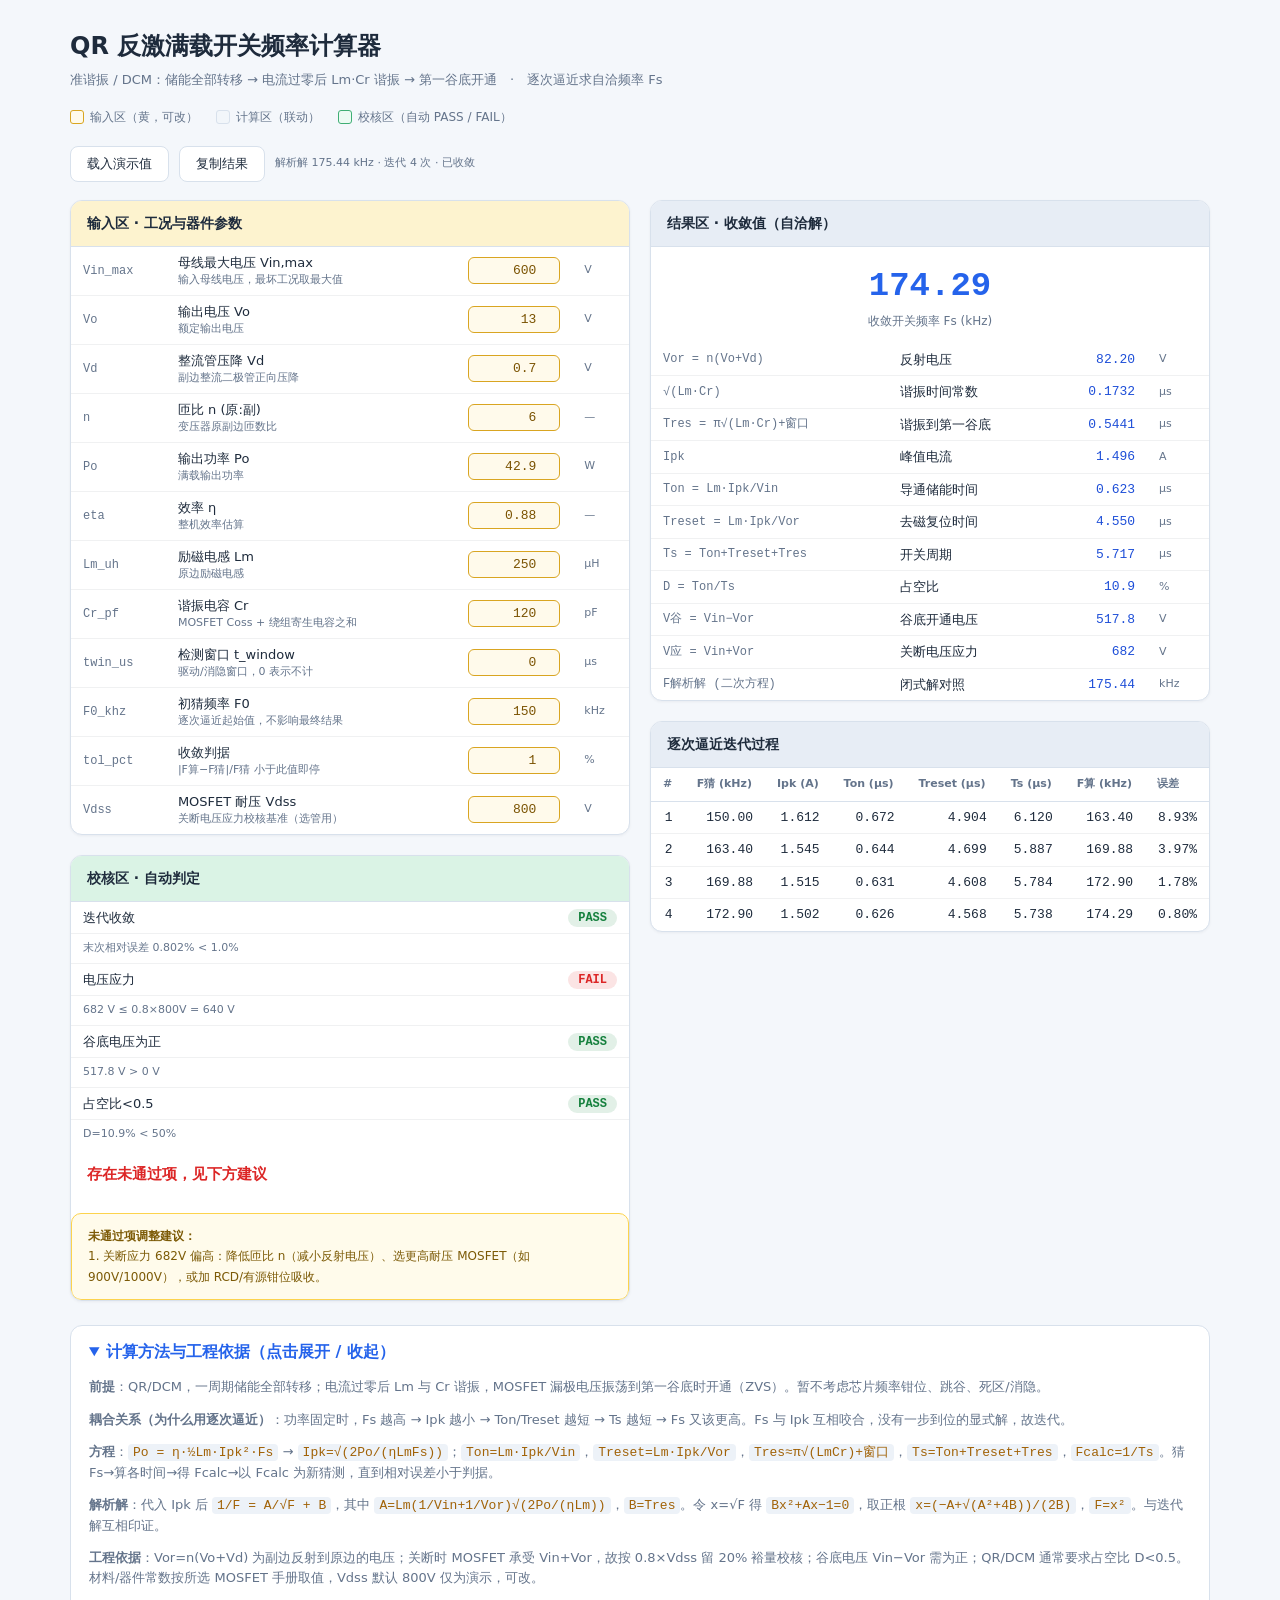
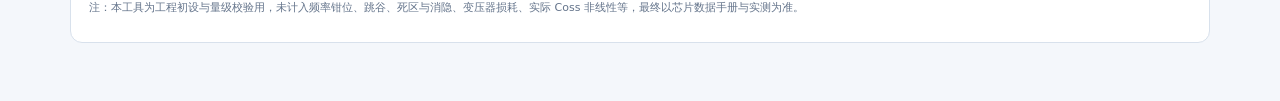
<file: qr-flyback-calculator/index.html>
<!DOCTYPE html>
<html lang="zh-CN">
<head>
<meta charset="UTF-8">
<meta name="viewport" content="width=device-width, initial-scale=1.0">
<title>QR 反激满载频率计算器</title>
<style>
  :root{
    --bg:#f4f7fb; --panel:#ffffff; --panel2:#edf2f8; --line:#d8e1ec;
    --txt:#1e2b3c; --sub:#64748b; --acc:#2563eb;
    --in:#fffaeb; --in-line:#d9a521; --calc:#f2f6fa; --chk:#ecfbf3; --chk-line:#3fae74;
    --pass:#15803d; --fail:#dc2626;
  }
  *{box-sizing:border-box}
  body{margin:0;background:var(--bg);color:var(--txt);
    font-family:"Segoe UI","Microsoft YaHei",system-ui,sans-serif;line-height:1.5}
  .wrap{max-width:1180px;margin:0 auto;padding:28px 20px 60px}
  h1{font-size:24px;margin:0 0 6px}
  .sub{color:var(--sub);font-size:13px;margin-bottom:18px}
  .legend{display:flex;gap:18px;flex-wrap:wrap;font-size:12px;color:var(--sub);margin-bottom:20px}
  .legend span{display:inline-flex;align-items:center;gap:6px}
  .sw{width:14px;height:14px;border-radius:3px;display:inline-block}
  .sw.in{background:var(--in);border:1px solid var(--in-line)}
  .sw.calc{background:var(--calc);border:1px solid var(--line)}
  .sw.chk{background:var(--chk);border:1px solid var(--chk-line)}
  .bar{display:flex;gap:10px;flex-wrap:wrap;margin-bottom:18px;align-items:center}
  button{background:var(--panel);color:var(--txt);border:1px solid var(--line);
    padding:8px 16px;border-radius:8px;cursor:pointer;font-size:13px}
  button:hover{border-color:var(--acc)}
  .grid{display:grid;grid-template-columns:1fr 1fr;gap:20px}
  @media(max-width:860px){.grid{grid-template-columns:1fr}}
  .card{background:var(--panel);border:1px solid var(--line);border-radius:12px;overflow:hidden;
    box-shadow:0 1px 3px rgba(15,23,42,.05)}
  .card h2{font-size:14px;margin:0;padding:12px 16px;background:var(--panel2);
    border-bottom:1px solid var(--line)}
  .card.in h2{background:#fdf3cf}
  .card.calc h2{background:#e7edf5}
  .card.chk h2{background:#daf3e5}
  table{width:100%;border-collapse:collapse;font-size:13px}
  th{color:var(--sub);font-weight:600;font-size:11px;text-align:left;
    padding:8px 12px;border-bottom:1px solid var(--line)}
  td{padding:6px 12px;border-bottom:1px solid rgba(15,23,42,.06)}
  tr:last-child td{border-bottom:none}
  .sym{color:var(--sub);font-family:Consolas,monospace;font-size:12px}
  .unit{color:var(--sub);font-size:11px;white-space:nowrap}
  td.val,td.res{text-align:right;font-family:Consolas,"Microsoft YaHei",monospace;font-variant-numeric:tabular-nums}
  input{width:92px;background:var(--in);border:1px solid var(--in-line);color:#7a5200;
    padding:5px 8px;border-radius:6px;text-align:right;font-family:Consolas,monospace;font-size:13px}
  input:focus{outline:2px solid var(--acc);border-color:var(--acc)}
  .calc-val{color:#1d4ed8}
  .full{grid-column:1/-1}
  .chkbox{font-weight:700;padding:2px 10px;border-radius:20px;font-size:12px}
  .chkbox.PASS{color:var(--pass);background:rgba(21,128,61,.12)}
  .chkbox.FAIL{color:var(--fail);background:rgba(220,38,38,.12)}
  .concl{padding:14px 16px;font-size:15px;font-weight:700}
  .concl.PASS{color:var(--pass)} .concl.FAIL{color:var(--fail)}
  .note{color:var(--sub);font-size:12px;padding:10px 16px 14px;line-height:1.7}
  details{margin-top:24px;background:var(--panel);border:1px solid var(--line);border-radius:12px;padding:14px 18px}
  summary{cursor:pointer;font-weight:600;color:var(--acc)}
  details p,details li{color:var(--sub);font-size:13px}
  code{background:var(--panel2);padding:1px 5px;border-radius:4px;color:#a16207}
  .bigres{text-align:center;padding:14px}
  .bigres .num{font-size:34px;font-weight:700;color:var(--acc);font-family:Consolas,monospace}
  .bigres .lbl{font-size:12px;color:var(--sub)}
  .small{font-size:11px;color:var(--sub)}
  .warn{color:var(--fail);font-weight:600}
  .sugg{background:#fffbeb;border:1px solid #fcd34d;border-radius:10px;padding:12px 16px;
    font-size:12px;color:#7c5a06;margin-top:14px;line-height:1.7}
</style>
</head>
<body>
<div class="wrap">
  <h1>QR 反激满载开关频率计算器</h1>
  <div class="sub">准谐振 / DCM：储能全部转移 → 电流过零后 Lm·Cr 谐振 → 第一谷底开通　·　逐次逼近求自洽频率 Fs</div>
  <div class="legend">
    <span><i class="sw in"></i>输入区（黄，可改）</span>
    <span><i class="sw calc"></i>计算区（联动）</span>
    <span><i class="sw chk"></i>校核区（自动 PASS / FAIL）</span>
  </div>
  <div class="bar">
    <button onclick="loadDemo()">载入演示值</button>
    <button onclick="copyReport()">复制结果</button>
    <span class="small" id="hint"></span>
  </div>
  <div class="grid">
    <div>
      <div class="card in">
        <h2>输入区 · 工况与器件参数</h2>
        <table><tbody id="tbIn"></tbody></table>
      </div>
      <div class="card chk" style="margin-top:20px">
        <h2>校核区 · 自动判定</h2>
        <table><tbody id="tbChk"></tbody></table>
        <div id="concl" class="concl"></div>
        <div id="sugg" class="sugg"></div>
      </div>
    </div>
    <div>
      <div class="card calc">
        <h2>结果区 · 收敛值（自洽解）</h2>
        <div class="bigres"><div class="num" id="bigF">—</div><div class="lbl">收敛开关频率 Fs (kHz)</div></div>
        <table><tbody id="tbRes"></tbody></table>
      </div>
      <div class="card calc" style="margin-top:20px">
        <h2>逐次逼近迭代过程</h2>
        <table>
          <thead><tr><th>#</th><th>F猜 (kHz)</th><th>Ipk (A)</th><th>Ton (μs)</th><th>Treset (μs)</th><th>Ts (μs)</th><th>F算 (kHz)</th><th>误差</th></tr></thead>
          <tbody id="tbIter"></tbody>
        </table>
      </div>
    </div>
  </div>

  <details open>
    <summary>计算方法与工程依据（点击展开 / 收起）</summary>
    <div id="method"></div>
  </details>
</div>

<!-- ============ 纯计算内核（与 calc_core.py 逐项一致，verify_web.js 抽取此处校验） ============ -->
<script id="core">
function solveQR(p, maxIter){
  maxIter = maxIter || 50;
  var Vin=p.Vin_max, Vo=p.Vo, Vd=p.Vd, n=p.n, Po=p.Po, eta=p.eta;
  var Lm=p.Lm_uh*1e-6, Cr=p.Cr_pf*1e-12, tw=p.twin_us*1e-6;
  var F0=p.F0_khz*1e3, tol=p.tol_pct/100, Vdss=p.Vdss;

  var Vor = n*(Vo+Vd);
  var sqrt_lcr = Math.sqrt(Lm*Cr);
  var Tres = Math.PI*sqrt_lcr + tw;
  var coef = Math.sqrt(2*Po/(eta*Lm));

  var hist=[], F=F0, k, Ipk, Ton, Treset, Ts, Fcalc, err, last;
  for(k=1;k<=maxIter;k++){
    Ipk    = coef/Math.sqrt(F);
    Ton    = Lm*Ipk/Vin;
    Treset = Lm*Ipk/Vor;
    Ts     = Ton + Treset + Tres;
    Fcalc  = 1/Ts;
    err    = (Fcalc-F)/F;
    hist.push({it:k, Fg:F, Ipk:Ipk, Ton:Ton, Treset:Treset, Tres:Tres, Ts:Ts, Fc:Fcalc, err:err});
    if(Math.abs(err)<tol) break;
    F = Fcalc;
  }
  last = hist[hist.length-1];
  var Fsol = last.Fc;
  var converged = Math.abs(last.err)<tol;

  var A = Lm*(1/Vin + 1/Vor)*coef;
  var B = Tres;
  var x = (-A + Math.sqrt(A*A + 4*B))/(2*B);
  var Fana = x*x;

  var Ipk_s = coef/Math.sqrt(Fsol);
  var Ton_s = Lm*Ipk_s/Vin;
  var Treset_s = Lm*Ipk_s/Vor;
  var Ts_s = Ton_s + Treset_s + Tres;
  var duty = Ton_s/Ts_s;
  var Vvalley = Vin - Vor;
  var Vstress = Vin + Vor;

  var checks = {
    '迭代收敛':   [converged,                '末次相对误差 '+(last.err*100).toFixed(3)+'% < '+(tol*100).toFixed(1)+'%'],
    '电压应力':   [Vstress <= 0.8*Vdss,      Vstress.toFixed(0)+' V ≤ 0.8×'+Vdss.toFixed(0)+'V = '+(0.8*Vdss).toFixed(0)+' V'],
    '谷底电压为正': [Vvalley > 0,              Vvalley.toFixed(1)+' V > 0 V'],
    '占空比<0.5': [duty < 0.5,                'D='+(duty*100).toFixed(1)+'% < 50%'],
  };
  return {Vor:Vor, sqrt_lcr:sqrt_lcr, Tres:Tres, coef:coef, A:A, B:B,
    Fana:Fana, Fsol:Fsol, iters:hist.length, converged:converged,
    Ipk:Ipk_s, Ton:Ton_s, Treset:Treset_s, Ts:Ts_s,
    duty:duty, Vvalley:Vvalley, Vstress:Vstress, hist:hist, checks:checks};
}
var DEMO = {Vin_max:600, Vo:13, Vd:0.7, n:6, Po:42.9, eta:0.88,
  Lm_uh:250, Cr_pf:120, twin_us:0, F0_khz:150, tol_pct:1, Vdss:800};
</script>

<script>
var FIELDS = [
  ['Vin_max','母线最大电压 Vin,max','V',600,'输入母线电压，最坏工况取最大值'],
  ['Vo','输出电压 Vo','V',13,'额定输出电压'],
  ['Vd','整流管压降 Vd','V',0.7,'副边整流二极管正向压降'],
  ['n','匝比 n (原:副)','—',6,'变压器原副边匝数比'],
  ['Po','输出功率 Po','W',42.9,'满载输出功率'],
  ['eta','效率 η','—',0.88,'整机效率估算'],
  ['Lm_uh','励磁电感 Lm','μH',250,'原边励磁电感'],
  ['Cr_pf','谐振电容 Cr','pF',120,'MOSFET Coss + 绕组寄生电容之和'],
  ['twin_us','检测窗口 t_window','μs',0,'驱动/消隐窗口，0 表示不计'],
  ['F0_khz','初猜频率 F0','kHz',150,'逐次逼近起始值，不影响最终结果'],
  ['tol_pct','收敛判据','%',1,'|F算−F猜|/F猜 小于此值即停'],
  ['Vdss','MOSFET 耐压 Vdss','V',800,'关断电压应力校核基准（选管用）'],
];
var cur = Object.assign({}, DEMO);
var R = null;

function fmt(v,d){ d=(d===undefined)?3:d; return Number(v).toFixed(d); }

function buildInputs(){
  var h='';
  FIELDS.forEach(function(f){
    h+='<tr><td class="sym">'+f[0]+'</td><td>'+f[1]+'<div class="small">'+f[4]+'</div></td>'+
       '<td class="val"><input type="number" step="any" id="i_'+f[0]+'" value="'+cur[f[0]]+'"></td>'+
       '<td class="unit">'+f[2]+'</td></tr>';
  });
  document.getElementById('tbIn').innerHTML=h;
  FIELDS.forEach(function(f){
    document.getElementById('i_'+f[0]).addEventListener('input',function(){
      var v=parseFloat(this.value); if(!isNaN(v)){ cur[f[0]]=v; recalc(); }
    });
  });
}

function recalc(){
  R = solveQR(cur);
  document.getElementById('bigF').textContent = fmt(R.Fsol/1e3,2);
  document.getElementById('hint').textContent =
    '解析解 '+fmt(R.Fana/1e3,2)+' kHz · 迭代 '+R.iters+' 次 · '+(R.converged?'已收敛':'未收敛');

  var rows = [
    ['Vor = n(Vo+Vd)','反射电压',fmt(R.Vor,2),'V'],
    ['√(Lm·Cr)','谐振时间常数',fmt(R.sqrt_lcr*1e6,4),'μs'],
    ['Tres = π√(Lm·Cr)+窗口','谐振到第一谷底',fmt(R.Tres*1e6,4),'μs'],
    ['Ipk','峰值电流',fmt(R.Ipk,3),'A'],
    ['Ton = Lm·Ipk/Vin','导通储能时间',fmt(R.Ton*1e6,3),'μs'],
    ['Treset = Lm·Ipk/Vor','去磁复位时间',fmt(R.Treset*1e6,3),'μs'],
    ['Ts = Ton+Treset+Tres','开关周期',fmt(R.Ts*1e6,3),'μs'],
    ['D = Ton/Ts','占空比',fmt(R.duty*100,1),'%'],
    ['V谷 = Vin−Vor','谷底开通电压',fmt(R.Vvalley,1),'V'],
    ['V应 = Vin+Vor','关断电压应力',fmt(R.Vstress,0),'V'],
    ['F解析解 (二次方程)','闭式解对照',fmt(R.Fana/1e3,2),'kHz'],
  ];
  var h='';
  rows.forEach(function(r){
    h+='<tr><td class="sym">'+r[0]+'</td><td>'+r[1]+'</td><td class="res calc-val">'+r[2]+'</td><td class="unit">'+r[3]+'</td></tr>';
  });
  document.getElementById('tbRes').innerHTML=h;

  h='';
  R.hist.forEach(function(it){
    h+='<tr><td class="val">'+it.it+'</td><td class="val">'+fmt(it.Fg/1e3,2)+'</td>'+
       '<td class="val">'+fmt(it.Ipk,3)+'</td><td class="val">'+fmt(it.Ton*1e6,3)+'</td>'+
       '<td class="val">'+fmt(it.Treset*1e6,3)+'</td><td class="val">'+fmt(it.Ts*1e6,3)+'</td>'+
       '<td class="val">'+fmt(it.Fc/1e3,2)+'</td><td class="val">'+(it.err*100).toFixed(2)+'%</td></tr>';
  });
  document.getElementById('tbIter').innerHTML=h;

  var allOK=true, ch='';
  Object.keys(R.checks).forEach(function(name){
    var c=R.checks[name]; if(!c[0]) allOK=false;
    ch+='<tr><td>'+name+'</td><td class="val"><span class="chkbox '+(c[0]?'PASS':'FAIL')+'">'+
        (c[0]?'PASS':'FAIL')+'</span></td></tr>'+
        '<tr><td colspan="2" class="unit">'+c[1]+'</td></tr>';
  });
  document.getElementById('tbChk').innerHTML=ch;
  var cc=document.getElementById('concl');
  cc.textContent = allOK ? '全部校核通过' : '存在未通过项，见下方建议';
  cc.className = 'concl ' + (allOK?'PASS':'FAIL');

  var sug=[];
  if(!R.checks['电压应力'][0]) sug.push('关断应力 '+fmt(R.Vstress,0)+'V 偏高：降低匝比 n（减小反射电压）、选更高耐压 MOSFET（如 900V/1000V），或加 RCD/有源钳位吸收。');
  if(!R.checks['迭代收敛'][0]) sug.push('迭代未收敛：放宽收敛判据或增加迭代次数；若始终发散检查参数是否为正。');
  if(!R.checks['谷底电压为正'][0]) sug.push('谷底电压为负：反射电压过大，需降低匝比 n。');
  if(!R.checks['占空比<0.5'][0]) sug.push('占空比过大：DCM/QR 通常要求 D<0.5，可增大 Lm 或降低匝比。');
  var sd=document.getElementById('sugg');
  if(sug.length){ sd.innerHTML='<b>未通过项调整建议：</b><br>'+sug.map(function(s,i){return (i+1)+'. '+s;}).join('<br>'); sd.style.display='block'; }
  else { sd.style.display='none'; }
}

function loadDemo(){ cur=Object.assign({},DEMO); buildInputs(); recalc(); }
function copyReport(){
  var L=['QR 反激满载开关频率计算结果'];
  L.push('工况: Vin='+cur.Vin_max+'V Vo='+cur.Vo+'V n='+cur.n+' Po='+cur.Po+'W Lm='+cur.Lm_uh+'uH Cr='+cur.Cr_pf+'pF');
  FIELDS.forEach(function(f){ L.push(f[0]+' = '+cur[f[0]]+' '+f[2]); });
  L.push('---- 结果 ----');
  L.push('收敛 Fs = '+fmt(R.Fsol/1e3,2)+' kHz; 解析解 = '+fmt(R.Fana/1e3,2)+' kHz');
  L.push('Ipk='+fmt(R.Ipk,3)+'A Ton='+fmt(R.Ton*1e6,3)+'us Treset='+fmt(R.Treset*1e6,3)+'us Tres='+fmt(R.Tres*1e6,3)+'us Ts='+fmt(R.Ts*1e6,3)+'us');
  L.push('谷底电压='+fmt(R.Vvalley,1)+'V 关断应力='+fmt(R.Vstress,0)+'V 占空比='+fmt(R.duty*100,1)+'%');
  Object.keys(R.checks).forEach(function(n){ L.push('['+(R.checks[n][0]?'PASS':'FAIL')+'] '+n+': '+R.checks[n][1]); });
  navigator.clipboard.writeText(L.join('\n')).then(function(){ alert('结果已复制'); });
}

document.getElementById('method').innerHTML =
  '<p><b>前提</b>：QR/DCM，一周期储能全部转移；电流过零后 Lm 与 Cr 谐振，MOSFET 漏极电压振荡到第一谷底时开通（ZVS）。暂不考虑芯片频率钳位、跳谷、死区/消隐。</p>'+
  '<p><b>耦合关系（为什么用逐次逼近）</b>：功率固定时，Fs 越高 → Ipk 越小 → Ton/Treset 越短 → Ts 越短 → Fs 又该更高。Fs 与 Ipk 互相咬合，没有一步到位的显式解，故迭代。</p>'+
  '<p><b>方程</b>：<code>Po = η·½Lm·Ipk²·Fs</code> → <code>Ipk=√(2Po/(ηLmFs))</code>；'+
  '<code>Ton=Lm·Ipk/Vin</code>，<code>Treset=Lm·Ipk/Vor</code>，<code>Tres≈π√(LmCr)+窗口</code>，'+
  '<code>Ts=Ton+Treset+Tres</code>，<code>Fcalc=1/Ts</code>。猜 Fs→算各时间→得 Fcalc→以 Fcalc 为新猜测，直到相对误差小于判据。</p>'+
  '<p><b>解析解</b>：代入 Ipk 后 <code>1/F = A/√F + B</code>，其中 <code>A=Lm(1/Vin+1/Vor)√(2Po/(ηLm))</code>，'+
  '<code>B=Tres</code>。令 x=√F 得 <code>Bx²+Ax−1=0</code>，取正根 <code>x=(−A+√(A²+4B))/(2B)</code>，<code>F=x²</code>。与迭代解互相印证。</p>'+
  '<p><b>工程依据</b>：Vor=n(Vo+Vd) 为副边反射到原边的电压；关断时 MOSFET 承受 Vin+Vor，故按 0.8×Vdss 留 20% 裕量校核；'+
  '谷底电压 Vin−Vor 需为正；QR/DCM 通常要求占空比 D&lt;0.5。材料/器件常数按所选 MOSFET 手册取值，Vdss 默认 800V 仅为演示，可改。</p>'+
  '<p class="small">注：本工具为工程初设与量级校验用，未计入频率钳位、跳谷、死区与消隐、变压器损耗、实际 Coss 非线性等，最终以芯片数据手册与实测为准。</p>';

loadDemo();
</script>
</body>
</html>
</file>
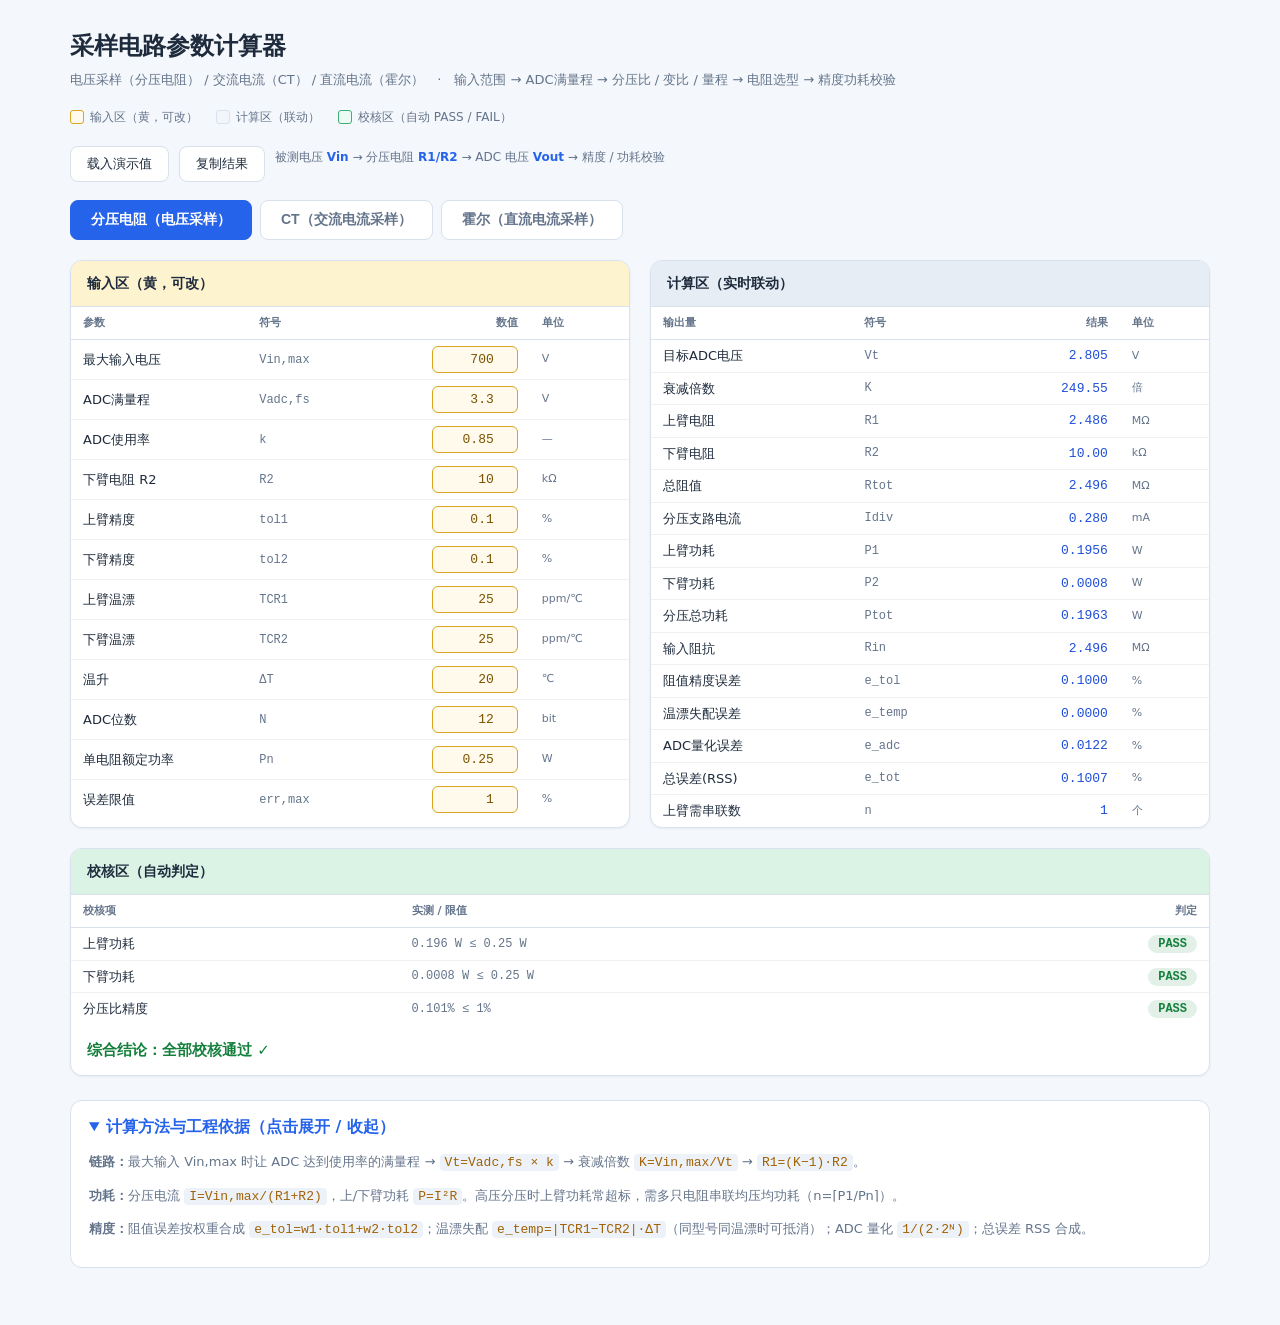
<file: sampling-circuit-calculator/index.html>
<!DOCTYPE html>
<html lang="zh-CN">
<head>
<meta charset="UTF-8">
<meta name="viewport" content="width=device-width, initial-scale=1.0">
<title>采样电路参数计算器</title>
<style>
  :root{
    --bg:#f4f7fb; --panel:#ffffff; --panel2:#edf2f8; --line:#d8e1ec;
    --txt:#1e2b3c; --sub:#64748b; --acc:#2563eb;
    --in:#fffaeb; --in-line:#d9a521; --calc:#f2f6fa; --chk:#ecfbf3; --chk-line:#3fae74;
    --pass:#15803d; --fail:#dc2626;
  }
  *{box-sizing:border-box}
  body{margin:0;background:var(--bg);color:var(--txt);
    font-family:"Segoe UI","Microsoft YaHei",system-ui,sans-serif;line-height:1.5}
  .wrap{max-width:1180px;margin:0 auto;padding:28px 20px 60px}
  h1{font-size:24px;margin:0 0 6px}
  .sub{color:var(--sub);font-size:13px;margin-bottom:18px}
  .legend{display:flex;gap:18px;flex-wrap:wrap;font-size:12px;color:var(--sub);margin-bottom:20px}
  .legend span{display:inline-flex;align-items:center;gap:6px}
  .sw{width:14px;height:14px;border-radius:3px;display:inline-block}
  .sw.in{background:var(--in);border:1px solid var(--in-line)}
  .sw.calc{background:var(--calc);border:1px solid var(--line)}
  .sw.chk{background:var(--chk);border:1px solid var(--chk-line)}
  .bar{display:flex;gap:10px;flex-wrap:wrap;margin-bottom:18px;align-items:center}
  button{background:var(--panel);color:var(--txt);border:1px solid var(--line);
    padding:8px 16px;border-radius:8px;cursor:pointer;font-size:13px}
  button:hover{border-color:var(--acc)}
  .tabs{display:flex;gap:8px;margin-bottom:20px;flex-wrap:wrap}
  .tab{background:var(--panel);border:1px solid var(--line);color:var(--sub);
    padding:10px 20px;border-radius:8px;cursor:pointer;font-size:14px;font-weight:600}
  .tab.active{background:var(--acc);color:#ffffff;border-color:var(--acc)}
  .grid{display:grid;grid-template-columns:1fr 1fr;gap:20px}
  @media(max-width:860px){.grid{grid-template-columns:1fr}}
  .card{background:var(--panel);border:1px solid var(--line);border-radius:12px;overflow:hidden;
    box-shadow:0 1px 3px rgba(15,23,42,.05)}
  .card h2{font-size:14px;margin:0;padding:12px 16px;background:var(--panel2);
    border-bottom:1px solid var(--line)}
  .card.in h2{background:#fdf3cf}
  .card.calc h2{background:#e7edf5}
  .card.chk h2{background:#daf3e5}
  table{width:100%;border-collapse:collapse;font-size:13px}
  th{color:var(--sub);font-weight:600;font-size:11px;text-align:left;
    padding:8px 12px;border-bottom:1px solid var(--line)}
  td{padding:6px 12px;border-bottom:1px solid rgba(15,23,42,.06)}
  tr:last-child td{border-bottom:none}
  .sym{color:var(--sub);font-family:Consolas,monospace;font-size:12px}
  .unit{color:var(--sub);font-size:11px;white-space:nowrap}
  td.val,td.res{text-align:right;font-family:Consolas,"Microsoft YaHei",monospace;font-variant-numeric:tabular-nums}
  input{width:86px;background:var(--in);border:1px solid var(--in-line);color:#7a5200;
    padding:5px 8px;border-radius:6px;text-align:right;font-family:Consolas,monospace;font-size:13px}
  input:focus{outline:2px solid var(--acc);border-color:var(--acc)}
  .calc-val{color:#1d4ed8}
  .full{grid-column:1/-1}
  .chkbox{font-weight:700;padding:2px 10px;border-radius:20px;font-size:12px}
  .chkbox.PASS{color:var(--pass);background:rgba(21,128,61,.12)}
  .chkbox.FAIL{color:var(--fail);background:rgba(220,38,38,.12)}
  .concl{padding:14px 16px;font-size:15px;font-weight:700}
  .concl.PASS{color:var(--pass)} .concl.FAIL{color:var(--fail)}
  .note{color:var(--sub);font-size:12px;padding:10px 16px 14px;line-height:1.7}
  details{margin-top:24px;background:var(--panel);border:1px solid var(--line);border-radius:12px;padding:14px 18px}
  summary{cursor:pointer;font-weight:600;color:var(--acc)}
  details p,details li{color:var(--sub);font-size:13px}
  code{background:var(--panel2);padding:1px 5px;border-radius:4px;color:#a16207}
  .chain{font-size:12px;color:var(--sub);margin-bottom:14px}
  .chain b{color:var(--acc)}
</style>
</head>
<body>
<div class="wrap">
  <h1>采样电路参数计算器</h1>
  <div class="sub">电压采样（分压电阻） / 交流电流（CT） / 直流电流（霍尔）　·　输入范围 → ADC满量程 → 分压比 / 变比 / 量程 → 电阻选型 → 精度功耗校验</div>
  <div class="legend">
    <span><i class="sw in"></i>输入区（黄，可改）</span>
    <span><i class="sw calc"></i>计算区（联动）</span>
    <span><i class="sw chk"></i>校核区（自动 PASS / FAIL）</span>
  </div>
  <div class="bar">
    <button onclick="loadDemo()">载入演示值</button>
    <button onclick="copyReport()">复制结果</button>
    <span class="chain" id="chain"></span>
  </div>
  <div class="tabs" id="tabs"></div>
  <div id="panel"></div>

  <details open>
    <summary>计算方法与工程依据（点击展开 / 收起）</summary>
    <div id="method"></div>
  </details>
</div>

<!-- ============ 纯计算内核（与 calc_core.py 逐项一致，verify_web.js 抽取此处校验） ============ -->
<script id="core">
function rss(){ var s=0; for(var i=0;i<arguments.length;i++) s+=arguments[i]*arguments[i]; return Math.sqrt(s); }
function adc_quant_err(bits){ return 100/(2*Math.pow(2,bits)); }

function calcDivider(p){
  var Vin=p.Vin_max, Vfs=p.Vadc_fs, kuse=p.k_use, R2=p.R2_k*1e3;
  var tol1=p.tol_R1, tol2=p.tol_R2, tcr1=p.TCR1, tcr2=p.TCR2;
  var dT=p.dT, bits=p.adc_bits, Prat=p.P_rated, elim=p.err_limit;
  var Vt=Vfs*kuse;
  var K=Vin/Vt;
  var R1=(K-1)*R2;
  var Rtot=R1+R2;
  var Idiv=Vin/Rtot;
  var P1=Idiv*Idiv*R1;
  var P2=Idiv*Idiv*R2;
  var Ptot=Vin*Vin/Rtot;
  var w1=R1/Rtot, w2=R2/Rtot;
  var e_tol=w1*tol1+w2*tol2;
  var e_temp=Math.abs(tcr1-tcr2)*dT*1e-4;
  var e_adc=adc_quant_err(bits);
  var e_tot=rss(e_tol,e_temp,e_adc);
  var n_series1=(P1>Prat)?Math.ceil(P1/Prat):1;
  return {Vt:Vt,K:K,R1:R1,R2:R2,Rtot:Rtot,Idiv:Idiv,P1:P1,P2:P2,Ptot:Ptot,Rin:Rtot,
    e_tol:e_tol,e_temp:e_temp,e_adc:e_adc,e_tot:e_tot,n_series1:n_series1,
    checks:{
      '上臂功耗':[P1<=Prat, P1.toFixed(3)+' W ≤ '+Prat+' W'],
      '下臂功耗':[P2<=Prat, P2.toFixed(4)+' W ≤ '+Prat+' W'],
      '分压比精度':[e_tot<=elim, e_tot.toFixed(3)+'% ≤ '+elim+'%']
    }};
}

function calcCT(p){
  var Ipri=p.Ipri_max, n=p.ct_ratio_n, Vfs=p.Vadc_fs, kuse=p.k_use;
  var Rb=p.Rb_ohm, Rw=p.Rw_ohm, VAr=p.VA_rated, cls=p.ct_class;
  var tol=p.tol_Rb, tcr=p.tcr_Rb, dT=p.dT, bits=p.adc_bits, elim=p.err_limit;
  var Isec=Ipri/n;
  var Vt=Vfs*kuse;
  var Rb_need=Vt/Isec;
  var Vadc=Isec*Rb;
  var Rtot=Rb+Rw;
  var VA=Isec*Isec*Rtot;
  var P_rb=Isec*Isec*Rb;
  var scale=n/Rb;
  var e_ct=cls;
  var e_rb=tol;
  var e_temp=tcr*dT*1e-4;
  var e_adc=adc_quant_err(bits);
  var e_tot=rss(e_ct,e_rb,e_temp,e_adc);
  return {Isec:Isec,Vt:Vt,Rb_need:Rb_need,Rb:Rb,Vadc:Vadc,Rtot:Rtot,VA:VA,P_rb:P_rb,scale:scale,
    e_ct:e_ct,e_rb:e_rb,e_temp:e_temp,e_adc:e_adc,e_tot:e_tot,
    checks:{
      'ADC量程':[Vadc<=Vfs, Vadc.toFixed(3)+' V ≤ '+Vfs+' V'],
      'CT负荷':[VA<=VAr, VA.toFixed(3)+' VA ≤ '+VAr+' VA'],
      '总精度':[e_tot<=elim, e_tot.toFixed(3)+'% ≤ '+elim+'%']
    }};
}

function calcHall(p){
  var Ipri=p.Ipri_max, In=p.In_rated, Vzero=p.Vzero, swing=p.Vout_swing;
  var Vfs=p.Vadc_fs, bits=p.adc_bits, margin=p.margin, lin=p.linearity;
  var off=p.offset_mV, off_t=p.offset_drift, sen_t=p.sens_drift, dT=p.dT, elim=p.err_limit;
  var S=swing/In;
  var LSB=Vfs/Math.pow(2,bits);
  var Ires=LSB/S;
  var Vsig=S*Ipri;
  var Vhi=Vzero+Vsig;
  var Vlo=Vzero-Vsig;
  var e_lin=lin*(In/Ipri);
  var e_off=(off/1000)/(S*Ipri)*100;
  var e_offt=(off_t*dT/1000)/(S*Ipri)*100;
  var e_st=sen_t*dT;
  var e_adc=adc_quant_err(bits);
  var e_tot=rss(e_lin,e_off,e_offt,e_st,e_adc);
  return {S:S,LSB:LSB,Ires:Ires,Vsig:Vsig,Vhi:Vhi,Vlo:Vlo,
    e_lin:e_lin,e_off:e_off,e_offt:e_offt,e_st:e_st,e_adc:e_adc,e_tot:e_tot,
    checks:{
      '量程覆盖':[In>=Ipri*margin, In+' A ≥ '+(Ipri*margin).toFixed(0)+' A'],
      '输出不越界':[(Vhi<=Vfs && Vlo>=0), Vlo.toFixed(2)+'~'+Vhi.toFixed(2)+' V ∈ 0~'+Vfs+' V'],
      '总精度':[e_tot<=elim, e_tot.toFixed(3)+'% ≤ '+elim+'%']
    }};
}

var DEMO={
  div:{Vin_max:700,Vadc_fs:3.3,k_use:0.85,R2_k:10,tol_R1:0.1,tol_R2:0.1,TCR1:25,TCR2:25,dT:20,adc_bits:12,P_rated:0.25,err_limit:1.0},
  ct:{Ipri_max:1000,ct_ratio_n:1000,Vadc_fs:3.3,k_use:0.85,Rb_ohm:2.7,Rw_ohm:0.1,VA_rated:5,ct_class:0.5,tol_Rb:0.1,tcr_Rb:25,dT:20,adc_bits:12,err_limit:1.0},
  hall:{Ipri_max:500,In_rated:600,Vzero:2.5,Vout_swing:2.0,Vadc_fs:5,adc_bits:12,margin:1.2,linearity:0.5,offset_mV:10,offset_drift:0.2,sens_drift:0.03,dT:20,err_limit:1.5}
};
</script>

<!-- ============ UI 逻辑 ============ -->
<script>
var SCHEMA={
  div:{
    name:'分压电阻（电压采样）', calc:calcDivider,
    chain:'被测电压 <b>Vin</b> → 分压电阻 <b>R1/R2</b> → ADC 电压 <b>Vout</b> → 精度 / 功耗校验',
    inputs:[
      ['Vin_max','最大输入电压','Vin,max','V'],['Vadc_fs','ADC满量程','Vadc,fs','V'],
      ['k_use','ADC使用率','k','—'],['R2_k','下臂电阻 R2','R2','kΩ'],
      ['tol_R1','上臂精度','tol1','%'],['tol_R2','下臂精度','tol2','%'],
      ['TCR1','上臂温漂','TCR1','ppm/℃'],['TCR2','下臂温漂','TCR2','ppm/℃'],
      ['dT','温升','ΔT','℃'],['adc_bits','ADC位数','N','bit'],
      ['P_rated','单电阻额定功率','Pn','W'],['err_limit','误差限值','err,max','%']
    ],
    calcs:[
      ['Vt','目标ADC电压','Vt','V',3,1],['K','衰减倍数','K','倍',2,1],
      ['R1','上臂电阻','R1','MΩ',3,1e-6],['R2','下臂电阻','R2','kΩ',2,1e-3],
      ['Rtot','总阻值','Rtot','MΩ',3,1e-6],['Idiv','分压支路电流','Idiv','mA',3,1e3],
      ['P1','上臂功耗','P1','W',4,1],['P2','下臂功耗','P2','W',4,1],
      ['Ptot','分压总功耗','Ptot','W',4,1],['Rin','输入阻抗','Rin','MΩ',3,1e-6],
      ['e_tol','阻值精度误差','e_tol','%',4,1],['e_temp','温漂失配误差','e_temp','%',4,1],
      ['e_adc','ADC量化误差','e_adc','%',4,1],['e_tot','总误差(RSS)','e_tot','%',4,1],
      ['n_series1','上臂需串联数','n','个',0,1]
    ]
  },
  ct:{
    name:'CT（交流电流采样）', calc:calcCT,
    chain:'一次电流 <b>Ipri</b> → CT 变比 <b>n:1</b> → 二次电流 <b>Isec</b> → 负载电阻 <b>Rb</b> → ADC 电压',
    inputs:[
      ['Ipri_max','一次侧最大电流','Ipri','A'],['ct_ratio_n','CT变比 n:1','n','—'],
      ['Vadc_fs','ADC满量程','Vadc,fs','V'],['k_use','ADC使用率','k','—'],
      ['Rb_ohm','负载电阻 Rb','Rb','Ω'],['Rw_ohm','绕组+导线阻抗','Rw','Ω'],
      ['VA_rated','CT额定负荷','VAn','VA'],['ct_class','CT精度等级','class','%'],
      ['tol_Rb','Rb精度','tol','%'],['tcr_Rb','Rb温漂','TCR','ppm/℃'],
      ['dT','温升','ΔT','℃'],['adc_bits','ADC位数','N','bit'],['err_limit','误差限值','err,max','%']
    ],
    calcs:[
      ['Isec','二次侧电流','Isec','A',4,1],['Vt','目标ADC电压','Vt','V',3,1],
      ['Rb_need','理论所需Rb','Rb,need','Ω',3,1],['Vadc','实际输出电压','Vadc','V',3,1],
      ['Rtot','二次总阻抗','Rtot','Ω',3,1],['VA','CT实际负荷','VA','VA',3,1],
      ['P_rb','Rb功耗','P_rb','W',3,1],['scale','电流比例尺','k','A/V',2,1],
      ['e_ct','CT比差','e_ct','%',4,1],['e_rb','Rb误差','e_rb','%',4,1],
      ['e_temp','Rb温漂误差','e_temp','%',4,1],['e_adc','ADC量化误差','e_adc','%',4,1],
      ['e_tot','总误差(RSS)','e_tot','%',4,1]
    ]
  },
  hall:{
    name:'霍尔（直流电流采样）', calc:calcHall,
    chain:'被测电流 <b>Ipri</b> → 霍尔量程 <b>In / 灵敏度 S</b> → 输出电压 → ADC → 精度校验',
    inputs:[
      ['Ipri_max','被测最大电流','Ipri','A'],['In_rated','霍尔额定量程','In','A'],
      ['Vzero','零点输出','Vzero','V'],['Vout_swing','满量程摆幅(±)','Vsw','V'],
      ['Vadc_fs','ADC满量程','Vadc,fs','V'],['adc_bits','ADC位数','N','bit'],
      ['margin','量程裕量系数','m','—'],['linearity','线性度','lin','%FS'],
      ['offset_mV','零点失调','Vos','mV'],['offset_drift','零点温漂','dVos','mV/℃'],
      ['sens_drift','灵敏度温漂','dS','%/℃'],['dT','温升','ΔT','℃'],['err_limit','误差限值','err,max','%']
    ],
    calcs:[
      ['S','灵敏度','S','mV/A',3,1e3],['LSB','ADC电压分辨率','LSB','mV',3,1e3],
      ['Ires','电流分辨率','Ires','A/LSB',4,1],['Vsig','满流信号电压','Vsig','V',3,1],
      ['Vhi','输出上界','Vhi','V',3,1],['Vlo','输出下界','Vlo','V',3,1],
      ['e_lin','线性度误差','e_lin','%',4,1],['e_off','失调误差','e_off','%',4,1],
      ['e_offt','失调温漂误差','e_offt','%',4,1],['e_st','灵敏度温漂误差','e_st','%',4,1],
      ['e_adc','ADC量化误差','e_adc','%',4,1],['e_tot','总误差(RSS)','e_tot','%',4,1]
    ]
  }
};
var METHOD={
  div:`<p><b>链路：</b>最大输入 Vin,max 时让 ADC 达到使用率的满量程 → <code>Vt=Vadc,fs × k</code> → 衰减倍数 <code>K=Vin,max/Vt</code> → <code>R1=(K−1)·R2</code>。</p>
  <p><b>功耗：</b>分压电流 <code>I=Vin,max/(R1+R2)</code>，上/下臂功耗 <code>P=I²R</code>。高压分压时上臂功耗常超标，需多只电阻串联均压均功耗（n=⌈P1/Pn⌉）。</p>
  <p><b>精度：</b>阻值误差按权重合成 <code>e_tol=w1·tol1+w2·tol2</code>；温漂失配 <code>e_temp=|TCR1−TCR2|·ΔT</code>（同型号同温漂时可抵消）；ADC 量化 <code>1/(2·2ᴺ)</code>；总误差 RSS 合成。</p>`,
  ct:`<p><b>链路：</b>一次电流除以变比得二次电流 <code>Isec=Ipri/n</code> → 负载电阻把电流变成电压 <code>Vadc=Isec·Rb</code>，需 ≤ ADC 满量程。理论 Rb=Vt/Isec。</p>
  <p><b>负荷校验：</b>CT 二次总阻抗包含 burden 与绕组/导线，实际负荷 <code>VA=Isec²·(Rb+Rw)</code> 必须小于额定 VA，否则比差角差恶化甚至饱和。</p>
  <p><b>精度：</b>CT 比差（精度等级）+ burden 精度 + burden 温漂 + ADC 量化，RSS 合成。比例尺 <code>k=n/Rb</code>，即 一次电流 = Vadc × k。</p>`,
  hall:`<p><b>链路：</b>额定量程 In 需覆盖 <code>Ipri×m</code>；灵敏度 <code>S=Vsw/In</code>；满流信号 <code>Vsig=S·Ipri</code>；输出落在 <code>Vzero±Vsig</code>，必须落在 0~Vadc,fs 内。</p>
  <p><b>分辨率：</b>电流分辨率 <code>Ires=LSB/S</code>，其中 <code>LSB=Vadc,fs/2ᴺ</code>。</p>
  <p><b>精度：</b>线性度按 %FS 给出，折算到实际读数需乘 In/Ipri；再加零点失调、失调温漂、灵敏度温漂、ADC 量化，RSS 合成。</p>`
};

var state={};
function initState(){ for(var k in DEMO) state[k]=Object.assign({},DEMO[k]); }
var current='div';

function el(id){return document.getElementById(id);}
function fmt(v,d,scale){ return (v*scale).toFixed(d); }

function buildTabs(){
  var h='';
  for(var k in SCHEMA) h+='<button class="tab'+(k===current?' active':'')+'" onclick="switchTab(\''+k+'\')">'+SCHEMA[k].name+'</button>';
  el('tabs').innerHTML=h;
}
function switchTab(k){ current=k; render(); }

function render(){
  buildTabs();
  var s=SCHEMA[current], d=state[current], r=s.calc(d);
  el('chain').innerHTML=s.chain;
  var hi='<div class="grid">';
  hi+='<div class="card in"><h2>输入区（黄，可改）</h2><table><tr><th>参数</th><th>符号</th><th style="text-align:right">数值</th><th>单位</th></tr>';
  s.inputs.forEach(function(f){
    hi+='<tr><td class="name">'+f[1]+'</td><td class="sym">'+f[2]+'</td><td class="val"><input type="number" step="any" value="'+d[f[0]]+'" onchange="setVal(\''+f[0]+'\',this.value)"></td><td class="unit">'+f[3]+'</td></tr>';
  });
  hi+='</table></div>';
  hi+='<div class="card calc"><h2>计算区（实时联动）</h2><table><tr><th>输出量</th><th>符号</th><th style="text-align:right">结果</th><th>单位</th></tr>';
  s.calcs.forEach(function(f){
    hi+='<tr><td class="name">'+f[1]+'</td><td class="sym">'+f[2]+'</td><td class="res calc-val">'+fmt(r[f[0]],f[4],f[5])+'</td><td class="unit">'+f[3]+'</td></tr>';
  });
  hi+='</table></div></div>';

  var allPass=true, ch='<div class="card chk full" style="margin-top:20px"><h2>校核区（自动判定）</h2><table><tr><th>校核项</th><th>实测 / 限值</th><th style="text-align:right">判定</th></tr>';
  for(var name in r.checks){
    var ok=r.checks[name][0], desc=r.checks[name][1];
    if(!ok) allPass=false;
    ch+='<tr><td class="name">'+name+'</td><td class="sym">'+desc+'</td><td class="val"><span class="chkbox '+(ok?'PASS':'FAIL')+'">'+(ok?'PASS':'FAIL')+'</span></td></tr>';
  }
  ch+='</table><div class="concl '+(allPass?'PASS':'FAIL')+'">综合结论：'+(allPass?'全部校核通过 ✓':'存在未通过项，请调整参数')+'</div></div>';
  el('panel').innerHTML=hi+ch;
  el('method').innerHTML=METHOD[current];
}
function setVal(key,v){ var n=parseFloat(v); if(!isNaN(n)){ state[current][key]=n; render(); } }
function loadDemo(){ initState(); render(); }
function copyReport(){
  var s=SCHEMA[current], d=state[current], r=s.calc(d);
  var t='【'+s.name+'】\n输入：'+s.inputs.map(function(f){return f[1]+'='+d[f[0]]+f[3];}).join('，')+'\n';
  t+='结果：'+s.calcs.map(function(f){return f[1]+'='+fmt(r[f[0]],f[4],f[5])+f[3];}).join('，')+'\n';
  t+='校核：'+Object.keys(r.checks).map(function(k){return k+' '+(r.checks[k][0]?'PASS':'FAIL')+'('+r.checks[k][1]+')';}).join('，');
  if(navigator.clipboard) navigator.clipboard.writeText(t);
  alert('结果已复制到剪贴板');
}
initState(); render();
</script>
</body>
</html>
</file>
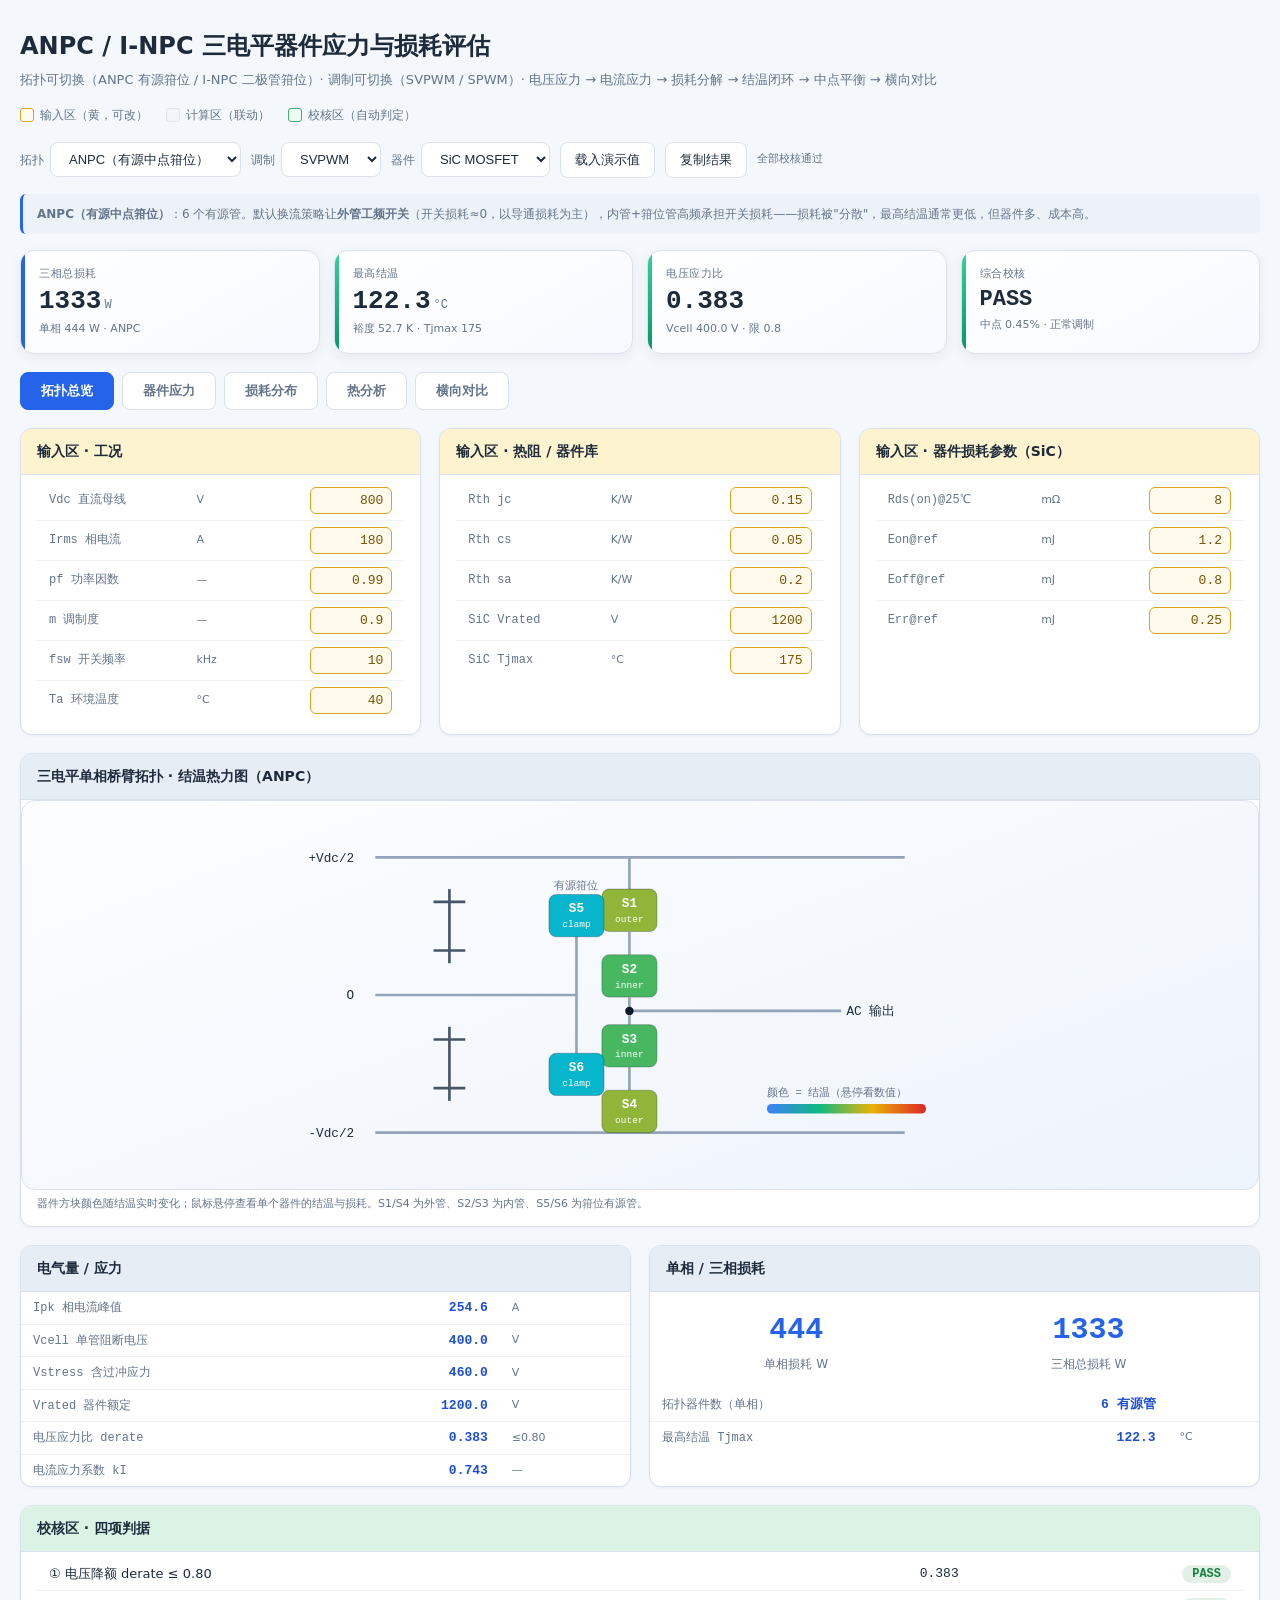
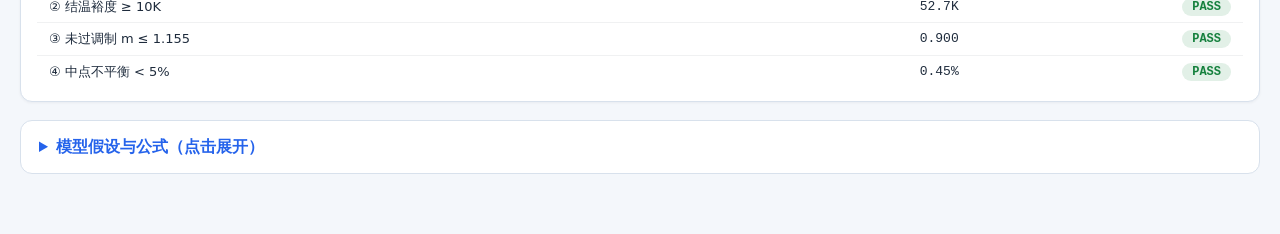
<file: apps/anpc/index.html>
<!DOCTYPE html>
<html lang="zh-CN">
<head>
<meta charset="UTF-8">
<meta name="viewport" content="width=device-width, initial-scale=1.0">
<title>ANPC / I-NPC 三电平器件应力与损耗评估</title>
<style>
  :root{
    --bg:#f4f7fb; --panel:#ffffff; --panel2:#edf2f8; --line:#d8e1ec;
    --txt:#1e2b3c; --sub:#64748b; --acc:#2563eb;
    --in:#fffaeb; --in-line:#d9a521; --calc:#f2f6fa; --chk:#ecfbf3; --chk-line:#3fae74;
    --pass:#15803d; --fail:#dc2626; --warn:#b45309;
  }
  *{box-sizing:border-box}
  body{margin:0;background:var(--bg);color:var(--txt);
    font-family:"Segoe UI","Microsoft YaHei",system-ui,sans-serif;line-height:1.5}
  .wrap{max-width:1320px;margin:0 auto;padding:28px 20px 60px}
  h1{font-size:24px;margin:0 0 6px}
  .sub{color:var(--sub);font-size:13px;margin-bottom:16px}
  .legend{display:flex;gap:18px;flex-wrap:wrap;font-size:12px;color:var(--sub);margin-bottom:18px}
  .legend span{display:inline-flex;align-items:center;gap:6px}
  .sw{width:14px;height:14px;border-radius:3px;display:inline-block}
  .sw.in{background:var(--in);border:1px solid var(--in-line)}
  .sw.calc{background:var(--calc);border:1px solid var(--line)}
  .sw.chk{background:var(--chk);border:1px solid var(--chk-line)}
  .bar{display:flex;gap:10px;flex-wrap:wrap;margin-bottom:16px;align-items:center}
  button,select{background:var(--panel);color:var(--txt);border:1px solid var(--line);
    padding:8px 14px;border-radius:8px;cursor:pointer;font-size:13px}
  button:hover,select:hover{border-color:var(--acc)}
  label.sw-lbl{font-size:12px;color:var(--sub);display:inline-flex;align-items:center;gap:6px}
  .tabs{display:flex;gap:8px;margin-bottom:18px;flex-wrap:wrap}
  .tab{background:var(--panel);border:1px solid var(--line);color:var(--sub);
    padding:9px 20px;border-radius:8px;cursor:pointer;font-size:13px;font-weight:600}
  .tab.active{background:var(--acc);color:#fff;border-color:var(--acc)}
  .grid3{display:grid;grid-template-columns:1fr 1fr 1fr;gap:18px}
  .grid2{display:grid;grid-template-columns:1fr 1fr;gap:18px}
  @media(max-width:1000px){.grid3,.grid2{grid-template-columns:1fr}}
  .card{background:var(--panel);border:1px solid var(--line);border-radius:12px;overflow:hidden;
    box-shadow:0 1px 3px rgba(15,23,42,.05);margin-bottom:18px}
  .card h2{font-size:14px;margin:0;padding:12px 16px;background:var(--panel2);
    border-bottom:1px solid var(--line)}
  .card.in h2{background:#fdf3cf}
  .card.calc h2{background:#e7edf5}
  .card.chk h2{background:#daf3e5}
  .pad{padding:6px 16px 14px}
  table{width:100%;border-collapse:collapse;font-size:13px}
  th{color:var(--sub);font-weight:600;font-size:11px;text-align:left;
    padding:8px 12px;border-bottom:1px solid var(--line)}
  td{padding:6px 12px;border-bottom:1px solid rgba(15,23,42,.06)}
  tr:last-child td{border-bottom:none}
  .sym{color:var(--sub);font-family:Consolas,monospace;font-size:12px}
  .unit{color:var(--sub);font-size:11px;white-space:nowrap}
  td.val,td.res{text-align:right;font-family:Consolas,"Microsoft YaHei",monospace;font-variant-numeric:tabular-nums}
  input{width:82px;background:var(--in);border:1px solid var(--in-line);color:#7a5200;
    padding:5px 8px;border-radius:6px;text-align:right;font-family:Consolas,monospace;font-size:13px}
  input:focus{outline:2px solid var(--acc);border-color:var(--acc)}
  .calc-val{color:#1d4ed8;font-weight:600}
  .chkbox{font-weight:700;padding:2px 10px;border-radius:20px;font-size:12px}
  .chkbox.PASS{color:var(--pass);background:rgba(21,128,61,.12)}
  .chkbox.FAIL{color:var(--fail);background:rgba(220,38,38,.12)}
  .bigres{text-align:center;padding:16px}
  .bigres .num{font-size:30px;font-weight:700;color:var(--acc);font-family:Consolas,monospace}
  .bigres .lbl{font-size:12px;color:var(--sub);margin-top:2px}
  .barwrap{padding:14px 16px}
  .barrow{display:flex;align-items:center;gap:8px;margin-bottom:8px;font-size:12px}
  .barrow .lb{width:96px;color:var(--sub);text-align:right}
  .barrow .track{flex:1;background:var(--panel2);border-radius:5px;height:18px;position:relative;overflow:hidden}
  .barrow .fill{height:100%;border-radius:5px}
  .barrow .vl{width:78px;font-family:Consolas,monospace;text-align:right}
  .tag{display:inline-block;font-size:10px;padding:1px 6px;border-radius:8px;background:var(--acc);color:#fff;margin-left:6px}
  .tag.g{background:#3fae74}.tag.o{background:#d97706}
  .cmp td.best{background:#ecfbf3;font-weight:700}
  .cmp td.worst{background:#fef2f2;color:var(--fail)}
  details{margin-top:8px;background:var(--panel);border:1px solid var(--line);border-radius:12px;padding:14px 18px}
  summary{cursor:pointer;font-weight:600;color:var(--acc)}
  details p,details li{color:var(--sub);font-size:13px}
  code{background:var(--panel2);padding:1px 5px;border-radius:4px;color:#a16207}
  .small{font-size:11px;color:var(--sub)}
  .topo-note{font-size:12px;color:var(--sub);background:var(--panel2);border-left:3px solid var(--acc);
    padding:10px 14px;border-radius:6px;margin-bottom:16px;line-height:1.7}

  /* ===== 高大上增强层 ===== */
  .hero{display:grid;grid-template-columns:repeat(4,1fr);gap:14px;margin-bottom:18px}
  @media(max-width:900px){.hero{grid-template-columns:1fr 1fr}}
  .kpi{background:linear-gradient(150deg,#ffffff,#f6f9fe);border:1px solid var(--line);border-radius:14px;
    padding:15px 18px;position:relative;overflow:hidden;box-shadow:0 4px 14px rgba(15,23,42,.06);
    min-width:0}
  .kpi:before{content:'';position:absolute;left:0;top:0;bottom:0;width:4px;background:var(--acc)}
  .kpi.good:before{background:linear-gradient(#34d399,#059669)}
  .kpi.warn:before{background:linear-gradient(#fbbf24,#d97706)}
  .kpi.bad:before{background:linear-gradient(#f87171,#dc2626)}
  .kpi .k-lbl{font-size:11px;color:var(--sub);letter-spacing:.6px;text-transform:uppercase}
  .kpi .k-val{font-size:26px;font-weight:700;color:var(--txt);font-family:Consolas,monospace;line-height:1.15;margin-top:5px;white-space:nowrap}
  .kpi .k-val em{font-style:normal;font-size:12px;color:var(--sub);font-weight:400;margin-left:3px}
  .kpi .k-sub{font-size:11px;color:var(--sub);margin-top:4px}

  .topo-wrap{background:linear-gradient(160deg,#fcfdff,#eef4fb);border:1px solid var(--line);border-radius:14px;padding:14px 18px}
  .topo-svg{width:100%;height:auto;display:block;max-height:360px}
  .dev-node{cursor:default}
  .dev-node rect,.dev-node polygon,.dev-node path{transition:.25s}
  .dev-node:hover rect,.dev-node:hover polygon,.dev-node:hover path{filter:brightness(1.12) drop-shadow(0 0 6px rgba(37,99,235,.5))}
  .svg-lbl{font-family:Consolas,"Microsoft YaHei",monospace;font-size:12px;fill:var(--txt)}
  .svg-sub{font-family:Consolas,"Microsoft YaHei",monospace;font-size:10px;fill:#fff}
  .svg-bus{stroke:#94a3b8;stroke-width:2.5;fill:none}
  .svg-cap{stroke:#475569;stroke-width:2.5}

  .heat-legend{display:flex;align-items:center;gap:8px;font-size:11px;color:var(--sub);margin-top:8px}
  .heat-grad{height:9px;flex:1;border-radius:5px;background:linear-gradient(90deg,#3b82f6,#10b981,#eab308,#dc2626)}
  .heatrow{display:flex;align-items:center;gap:10px;margin-bottom:10px;font-size:12px}
  .heatrow .hname{width:110px;color:var(--sub);text-align:right}
  .heatrow .htrack{flex:1;position:relative;height:22px;border-radius:6px;
    background:linear-gradient(90deg,#3b82f6,#10b981,#eab308,#dc2626);opacity:.92}
  .heatrow .hmark{position:absolute;top:-3px;width:3px;height:28px;background:#0f172a;border-radius:2px;
    box-shadow:0 0 0 2px #fff}
  .heatrow .hval{width:74px;text-align:right;font-family:Consolas,monospace;font-weight:700}

  .radar-wrap{display:flex;gap:18px;align-items:center;flex-wrap:wrap}
  .radar-legend{font-size:12px;color:var(--sub);line-height:2}
  .radar-legend i{display:inline-block;width:12px;height:12px;border-radius:3px;margin-right:6px;vertical-align:middle}
</style>
</head>
<body>
<div class="wrap">
  <h1>ANPC / I-NPC 三电平器件应力与损耗评估</h1>
  <div class="sub">拓扑可切换（ANPC 有源箝位 / I-NPC 二极管箝位）· 调制可切换（SVPWM / SPWM）· 电压应力 → 电流应力 → 损耗分解 → 结温闭环 → 中点平衡 → 横向对比</div>
  <div class="legend">
    <span><i class="sw in"></i>输入区（黄，可改）</span>
    <span><i class="sw calc"></i>计算区（联动）</span>
    <span><i class="sw chk"></i>校核区（自动判定）</span>
  </div>

  <div class="bar">
    <label class="sw-lbl">拓扑 <select id="selTopo" onchange="onSwitch()">
      <option value="ANPC">ANPC（有源中点箝位）</option>
      <option value="INPC">I-NPC（二极管箝位）</option>
    </select></label>
    <label class="sw-lbl">调制 <select id="selMod" onchange="onSwitch()">
      <option value="SVPWM">SVPWM</option>
      <option value="SPWM">SPWM</option>
    </select></label>
    <label class="sw-lbl">器件 <select id="selDev" onchange="onSwitch()">
      <option value="SiC">SiC MOSFET</option>
      <option value="IGBT">IGBT</option>
    </select></label>
    <button onclick="loadDemo()">载入演示值</button>
    <button onclick="copyReport()">复制结果</button>
    <span class="small" id="hint"></span>
  </div>

  <div class="topo-note" id="topoNote"></div>

  <div class="hero" id="hero"></div>

  <div class="tabs" id="tabs"></div>
  <div id="panels"></div>
</div>

<!-- ============ 核心计算脚本（供 verify_web.js 抽取比对，勿改动结构）============ -->
<script id="core">
var DEFAULT = {
  VDC:800.0, IRMS:180.0, PF:0.99, M:0.90, FSW:10.0, TA:40.0,
  RTH_JC:0.15, RTH_CS:0.05, RTH_SA:0.20,
  N_LEVEL:3, K_OV:1.15, F_LINE:50.0,
  VREF:800.0, IREF:200.0, TREF:25.0,
  SIC_RDS25:8.0, SIC_RDS_TCO:0.0045,
  SIC_EON:1.20, SIC_EOFF:0.80, SIC_ERR:0.25,
  SIC_KV:1.3, SIC_KI:0.9, SIC_ALPHA:0.002,
  SIC_VRATED:1200.0, SIC_TJMAX:175.0,
  IGBT_VCE0:0.9, IGBT_RCE:4.0,
  IGBT_EON:3.5, IGBT_EOFF:4.2, IGBT_ERR:1.8,
  IGBT_KV:1.3, IGBT_KI:0.9, IGBT_ALPHA:0.004,
  IGBT_VRATED:1200.0, IGBT_TJMAX:150.0,
  DERATE_MAX:0.80, TJ_MARGIN:10.0, VN_MAX:5.0
};
var GROUPS = {
  ANPC:[ ['outer',1.00,false,'f_line'], ['inner',0.92,false,'fsw'], ['clamp',0.60,false,'fsw'] ],
  INPC:[ ['outer',1.00,false,'fsw'], ['inner',0.92,false,'fsw'], ['clamp',0.55,true,'f_line'] ]
};
function devParams(p, device){
  if(device==='SiC') return {cond:'sic',eon:p.SIC_EON,eoff:p.SIC_EOFF,err:p.SIC_ERR,
    kv:p.SIC_KV,ki:p.SIC_KI,alpha:p.SIC_ALPHA,vrated:p.SIC_VRATED,tjmax:p.SIC_TJMAX,
    rds25:p.SIC_RDS25,rds_tco:p.SIC_RDS_TCO,vce0:0,rce:0};
  return {cond:'igbt',eon:p.IGBT_EON,eoff:p.IGBT_EOFF,err:p.IGBT_ERR,
    kv:p.IGBT_KV,ki:p.IGBT_KI,alpha:p.IGBT_ALPHA,vrated:p.IGBT_VRATED,tjmax:p.IGBT_TJMAX,
    rds25:0,rds_tco:0,vce0:p.IGBT_VCE0,rce:p.IGBT_RCE};
}
function solve(params, topo, mod, device){
  var p={}; for(var k in DEFAULT) p[k]=DEFAULT[k];
  if(params) for(var k2 in params) p[k2]=params[k2];
  var dp=devParams(p,device);
  var Vdc=p.VDC, Irms=p.IRMS, pf=p.PF, m=p.M, fsw=p.FSW, Ta=p.TA;
  var rth=p.RTH_JC+p.RTH_CS+p.RTH_SA;
  var Ipk=Math.sqrt(2.0)*Irms;
  var Vcell=Vdc/(p.N_LEVEL-1.0);
  var Vstress=Vcell*p.K_OV;
  var mod_cap=(mod==='SVPWM')?1.155:1.0;
  var overmod=m>mod_cap;
  var kI_base=0.55+0.25*(m/mod_cap)*pf;
  var k_np=(mod==='SVPWM')?0.5:1.0;
  var dVn_pct=Math.abs(1.0-pf)*m*k_np*100.0;
  var ok_np=dVn_pct<p.VN_MAX;
  var gl=GROUPS[topo];
  var groups={};
  for(var i=0;i<gl.length;i++){
    var name=gl[i][0], pos=gl[i][1], isDiode=gl[i][2], fsKey=gl[i][3];
    var fGroup=(fsKey==='f_line')?(p.F_LINE/1000.0):fsw;
    var IrmsDev=Irms*kI_base*pos;
    var IavgDev=IrmsDev*0.9;
    var Tj=Ta+30.0, Pcond=0,eon=0,eoff=0,errE=0,Psw=0,Prr=0,Ptotal=0;
    for(var it=0;it<60;it++){
      if(dp.cond==='sic'){
        var rds=dp.rds25*1e-3*(1.0+dp.rds_tco*(Tj-25.0));
        Pcond=rds*IrmsDev*IrmsDev;
      }else{
        Pcond=dp.vce0*IavgDev+dp.rce*1e-3*IrmsDev*IrmsDev;
      }
      var vscale=Math.pow(Vcell/p.VREF,dp.kv);
      var iscale=Math.pow(IrmsDev/p.IREF,dp.ki);
      eon=dp.eon*vscale*iscale*(1.0+dp.alpha*(Tj-p.TREF));
      eoff=dp.eoff*vscale*iscale*(1.0+dp.alpha*(Tj-p.TREF));
      errE=dp.err*vscale*iscale;
      if(isDiode){ Psw=0.0; Prr=errE*fGroup; }
      else{ Psw=(eon+eoff)*fGroup; Prr=(name==='inner')?errE*fGroup:0.0; }
      Ptotal=Pcond+Psw+Prr;
      var TjNew=Ta+Ptotal*rth;
      if(Math.abs(TjNew-Tj)<1e-7){ Tj=TjNew; break; }
      Tj=TjNew;
    }
    groups[name]={pos:pos,is_diode:isDiode,f_group:fGroup,
      Irms_dev:IrmsDev,Iavg_dev:IavgDev,
      Pcond:Pcond,eon:eon,eoff:eoff,errE:errE,
      Psw:Psw,Prr:Prr,Ptotal:Ptotal,Tj:Tj,margin:dp.tjmax-Tj};
  }
  var P1=0; for(var g in groups) P1+=groups[g].Ptotal;
  var P3=3.0*P1;
  var TjMax=-1e9; for(var g2 in groups) if(groups[g2].Tj>TjMax) TjMax=groups[g2].Tj;
  var derate=Vstress/dp.vrated;
  var okDerate=derate<=p.DERATE_MAX;
  var okTemp=(dp.tjmax-TjMax)>=p.TJ_MARGIN;
  var allOk=okDerate&&okTemp&&(!overmod)&&ok_np;
  return {topo:topo,mod:mod,device:device,
    Ipk:Ipk,Vcell:Vcell,Vstress:Vstress,mod_cap:mod_cap,overmod:overmod,
    kI_base:kI_base,dVn_pct:dVn_pct,ok_np:ok_np,
    groups:groups,P_1ph:P1,P_3ph:P3,Tj_max:TjMax,
    derate:derate,ok_derate:okDerate,ok_temp:okTemp,
    tjmax:dp.tjmax,vrated:dp.vrated,all_ok:allOk};
}
</script>

<script>
var TABS=['topo','stress','loss','thermal','compare'];
var TAB_NAMES={topo:'拓扑总览',stress:'器件应力',loss:'损耗分布',thermal:'热分析',compare:'横向对比'};
var cur='topo';
var R=null; // 当前结果

function fmt(v,d){ return (isFinite(v)?v.toFixed(d===undefined?1:d):'—'); }
function fHz(khz){ var h=khz*1000; return h>=1000?(h/1000).toFixed(0)+' kHz':h.toFixed(0)+' Hz'; }
function readParams(){
  var p={};
  var ids=['VDC','IRMS','PF','M','FSW','TA','RTH_JC','RTH_CS','RTH_SA',
    'SIC_RDS25','SIC_EON','SIC_EOFF','SIC_ERR','SIC_VRATED','SIC_TJMAX',
    'IGBT_VCE0','IGBT_RCE','IGBT_EON','IGBT_EOFF','IGBT_ERR','IGBT_VRATED','IGBT_TJMAX'];
  ids.forEach(function(k){ var el=document.getElementById('in_'+k); if(el) p[k]=parseFloat(el.value)||0; });
  return p;
}
function selTopo(){return document.getElementById('selTopo').value;}
function selMod(){return document.getElementById('selMod').value;}
function selDev(){return document.getElementById('selDev').value;}

function topoNote(){
  var t=selTopo();
  if(t==='ANPC') return '<b>ANPC（有源中点箝位）</b>：6 个有源管。默认换流策略让<b>外管工频开关</b>（开关损耗≈0，以导通损耗为主），内管+箝位管高频承担开关损耗——损耗被"分散"，最高结温通常更低，但器件多、成本高。';
  return '<b>I-NPC（二极管箝位）</b>：4 个主管（全高频）+ 2 个箝位二极管（工频，有反向恢复）。损耗更集中在高频主管，最高结温通常更高，但器件少、成本低。';
}

function renderTabs(){
  var h='';
  TABS.forEach(function(t){ h+='<button class="tab '+(t===cur?'active':'')+'" onclick="setTab(\''+t+'\')">'+TAB_NAMES[t]+'</button>'; });
  document.getElementById('tabs').innerHTML=h;
}
function setTab(t){ cur=t; render(); }

function inputTable(rows){
  var h='<table><tbody>';
  rows.forEach(function(r){
    h+='<tr><td class="sym">'+r[0]+'</td><td class="unit">'+r[2]+'</td>'+
       '<td class="val"><input id="in_'+r[1]+'" value="'+r[3]+'" oninput="onSwitch()"></td></tr>';
  });
  return h+'</tbody></table>';
}

function renderInputs(){
  var p=readParams();
  var merged={}; for(var k in DEFAULT) merged[k]=DEFAULT[k]; for(var k2 in p) merged[k2]=p[k2];
  var h='<div class="grid3">'+
    '<div class="card in"><h2>输入区 · 工况</h2><div class="pad">'+inputTable([
      ['Vdc 直流母线','VDC','V',merged.VDC],
      ['Irms 相电流','IRMS','A',merged.IRMS],
      ['pf 功率因数','PF','—',merged.PF],
      ['m 调制度','M','—',merged.M],
      ['fsw 开关频率','FSW','kHz',merged.FSW],
      ['Ta 环境温度','TA','°C',merged.TA]
    ])+'</div></div>'+
    '<div class="card in"><h2>输入区 · 热阻 / 器件库</h2><div class="pad">'+inputTable([
      ['Rth jc','RTH_JC','K/W',merged.RTH_JC],
      ['Rth cs','RTH_CS','K/W',merged.RTH_CS],
      ['Rth sa','RTH_SA','K/W',merged.RTH_SA],
      [selDev()+' Vrated',selDev()==='SiC'?'SIC_VRATED':'IGBT_VRATED','V',selDev()==='SiC'?merged.SIC_VRATED:merged.IGBT_VRATED],
      [selDev()+' Tjmax',selDev()==='SiC'?'SIC_TJMAX':'IGBT_TJMAX','°C',selDev()==='SiC'?merged.SIC_TJMAX:merged.IGBT_TJMAX]
    ])+'</div></div>'+
    '<div class="card in"><h2>输入区 · 器件损耗参数（'+selDev()+'）</h2><div class="pad">'+ (selDev()==='SiC'?
      inputTable([
        ['Rds(on)@25℃','SIC_RDS25','mΩ',merged.SIC_RDS25],
        ['Eon@ref','SIC_EON','mJ',merged.SIC_EON],
        ['Eoff@ref','SIC_EOFF','mJ',merged.SIC_EOFF],
        ['Err@ref','SIC_ERR','mJ',merged.SIC_ERR]
      ]) : inputTable([
        ['Vce0','IGBT_VCE0','V',merged.IGBT_VCE0],
        ['rce','IGBT_RCE','mΩ',merged.IGBT_RCE],
        ['Eon@ref','IGBT_EON','mJ',merged.IGBT_EON],
        ['Eoff@ref','IGBT_EOFF','mJ',merged.IGBT_EOFF],
        ['Err@ref','IGBT_ERR','mJ',merged.IGBT_ERR]
      ]) )+'</div></div></div>';
  return h;
}

function chk(b){return '<span class="chkbox '+(b?'PASS':'FAIL')+'">'+(b?'PASS':'FAIL')+'</span>';}

/* ===== 高大上组件 ===== */

// 温度 → 颜色（蓝→青→绿→黄→红），按 Tj 相对 Tjmax 归一
function tempColor(tj, tjmax){
  var f=(tj-25)/(tjmax-25); f=Math.max(0,Math.min(1,f));
  var stops=[[59,130,246],[6,182,212],[16,185,129],[234,179,8],[220,38,38]];
  var seg=f*(stops.length-1), i=Math.min(stops.length-2,Math.floor(seg)), r=seg-i;
  var a=stops[i],b=stops[i+1];
  var c=a.map(function(v,j){return Math.round(v+(b[j]-v)*r);});
  return 'rgb('+c[0]+','+c[1]+','+c[2]+')';
}

// 顶部 KPI 数据卡
function kpiCards(r){
  var mg=r.tjmax-r.Tj_max;
  var cls1=r.derate<=DEFAULT.DERATE_MAX?'good':'bad';
  var cls2=mg>=DEFAULT.TJ_MARGIN?'good':(mg>=0?'warn':'bad');
  var cls3=!r.overmod&&r.ok_np?'good':'warn';
  var cls4=r.all_ok?'good':'bad';
  return ''+
   '<div class="kpi"><div class="k-lbl">三相总损耗</div><div class="k-val">'+fmt(r.P_3ph,0)+'<em>W</em></div>'+
     '<div class="k-sub">单相 '+fmt(r.P_1ph,0)+' W · '+selTopo()+'</div></div>'+
   '<div class="kpi '+cls2+'"><div class="k-lbl">最高结温</div><div class="k-val">'+fmt(r.Tj_max)+'<em>°C</em></div>'+
     '<div class="k-sub">裕度 '+fmt(mg)+' K · Tjmax '+fmt(r.tjmax,0)+'</div></div>'+
   '<div class="kpi '+cls1+'"><div class="k-lbl">电压应力比</div><div class="k-val">'+fmt(r.derate,3)+'</div>'+
     '<div class="k-sub">Vcell '+fmt(r.Vcell)+' V · 限 '+DEFAULT.DERATE_MAX+'</div></div>'+
   '<div class="kpi '+cls4+'"><div class="k-lbl">综合校核</div><div class="k-val" style="font-size:22px">'+(r.all_ok?'PASS':'FAIL')+'</div>'+
     '<div class="k-sub">中点 '+fmt(r.dVn_pct,2)+'% · '+(r.overmod?'过调制':'正常调制')+'</div></div>';
}

// 三电平单相桥臂拓扑图（器件方块按结温着色）
function topoDiagram(r){
  var isANPC=selTopo()==='ANPC';
  var g=r.groups;
  var cOut=tempColor(g.outer.Tj,r.tjmax), cIn=tempColor(g.inner.Tj,r.tjmax), cCl=tempColor(g.clamp.Tj,r.tjmax);
  function dev(x,y,name,sub,color,pt){
    return '<g class="dev-node"><rect x="'+x+'" y="'+y+'" width="52" height="40" rx="7" fill="'+color+'" stroke="#0f172a" stroke-opacity=".25"/>'+
      '<text class="svg-sub" x="'+(x+26)+'" y="'+(y+17)+'" text-anchor="middle" style="font-size:12px;font-weight:700">'+name+'</text>'+
      '<text class="svg-sub" x="'+(x+26)+'" y="'+(y+31)+'" text-anchor="middle" style="font-size:9px">'+sub+'</text>'+
      '<title>'+name+' '+sub+'\n结温 '+fmt(pt.Tj)+'°C · 损耗 '+fmt(pt.Ptotal,1)+' W</title></g>';
  }
  var X=300; // 主管列
  var s='<svg class="topo-svg" viewBox="0 0 620 340" xmlns="http://www.w3.org/2000/svg">';
  // 直流母线
  s+='<line class="svg-bus" x1="60" y1="40" x2="560" y2="40"/>';   // +
  s+='<line class="svg-bus" x1="60" y1="170" x2="250" y2="170"/>'; // O（中点，只到箝位列）
  s+='<line class="svg-bus" x1="60" y1="300" x2="560" y2="300"/>'; // -
  s+='<text class="svg-lbl" x="40" y="44" text-anchor="end">+Vdc/2</text>';
  s+='<text class="svg-lbl" x="40" y="174" text-anchor="end">O</text>';
  s+='<text class="svg-lbl" x="40" y="304" text-anchor="end">-Vdc/2</text>';
  // 分压电容
  s+='<line class="svg-cap" x1="130" y1="70" x2="130" y2="140"/>';
  s+='<line class="svg-cap" x1="115" y1="82" x2="145" y2="82"/>';
  s+='<line class="svg-cap" x1="115" y1="128" x2="145" y2="128"/>';
  s+='<line class="svg-cap" x1="130" y1="200" x2="130" y2="270"/>';
  s+='<line class="svg-cap" x1="115" y1="212" x2="145" y2="212"/>';
  s+='<line class="svg-cap" x1="115" y1="258" x2="145" y2="258"/>';
  // 主管竖列 P->S1->S2->AC->S3->S4->N
  s+='<line class="svg-bus" x1="'+X+'" y1="40" x2="'+X+'" y2="70"/>';
  s+=dev(X-26,70,'S1','outer',cOut,g.outer);
  s+='<line class="svg-bus" x1="'+X+'" y1="110" x2="'+X+'" y2="132"/>';
  s+=dev(X-26,132,'S2','inner',cIn,g.inner);
  s+='<line class="svg-bus" x1="'+X+'" y1="172" x2="'+X+'" y2="198"/>';
  // AC 输出节点
  s+='<line class="svg-bus" x1="'+X+'" y1="185" x2="500" y2="185"/>';
  s+='<circle cx="'+X+'" cy="185" r="4" fill="#0f172a"/>';
  s+='<text class="svg-lbl" x="505" y="189">AC 输出</text>';
  s+=dev(X-26,198,'S3','inner',cIn,g.inner);
  s+='<line class="svg-bus" x1="'+X+'" y1="238" x2="'+X+'" y2="260"/>';
  s+=dev(X-26,260,'S4','outer',cOut,g.outer);
  s+='<line class="svg-bus" x1="'+X+'" y1="300" x2="'+X+'" y2="300"/>';
  // 箝位支路：O(250,170) → 箝位器件 → 分别接 S1/S2 中点(上) 与 S3/S4 中点(下)
  s+='<line class="svg-bus" x1="250" y1="170" x2="250" y2="95"/>';
  s+='<line class="svg-bus" x1="250" y1="95" x2="'+(X-26)+'" y2="95"/>';
  s+=dev(224,75,'S5','clamp',cCl,g.clamp);
  s+='<line class="svg-bus" x1="250" y1="170" x2="250" y2="245"/>';
  s+='<line class="svg-bus" x1="250" y1="245" x2="'+(X-26)+'" y2="245"/>';
  s+=dev(224,225,'S6','clamp',cCl,g.clamp);
  // 标注箝位管类型
  s+='<text class="svg-lbl" x="250" y="70" text-anchor="middle" style="font-size:10px;fill:#64748b">'+(isANPC?'有源箝位':'箝位二极管')+'</text>';
  // 图例
  s+='<g transform="translate(430,265)">';
  s+='<text class="svg-lbl" x="0" y="0" style="font-size:10px;fill:#64748b">颜色 = 结温（悬停看数值）</text>';
  s+='<rect x="0" y="8" width="150" height="9" rx="4" fill="url(#hg)"/></g>';
  s+='<defs><linearGradient id="hg"><stop offset="0" stop-color="#3b82f6"/><stop offset=".33" stop-color="#10b981"/>'+
     '<stop offset=".66" stop-color="#eab308"/><stop offset="1" stop-color="#dc2626"/></linearGradient></defs>';
  s+='</svg>';
  return '<div class="card calc"><h2>三电平单相桥臂拓扑 · 结温热力图（'+selTopo()+'）</h2>'+
    '<div class="topo-wrap">'+s+'</div>'+
    '<div class="pad small">器件方块颜色随结温实时变化；鼠标悬停查看单个器件的结温与损耗。S1/S4 为外管、S2/S3 为内管、S5/S6 为箝位'+(isANPC?'有源管':'二极管')+'。</div></div>';
}

// 结温热力条
function thermalBars(r){
  var h='<div class="card calc"><h2>结温分布热力条</h2><div class="pad">';
  for(var g in r.groups){
    var x=r.groups[g];
    var f=(x.Tj-25)/(r.tjmax-25); f=Math.max(0,Math.min(1,f));
    h+='<div class="heatrow"><div class="hname">'+GNAME[g]+'</div>'+
      '<div class="htrack"><div class="hmark" style="left:'+(f*100)+'%"></div></div>'+
      '<div class="hval" style="color:'+tempColor(x.Tj,r.tjmax)+'">'+fmt(x.Tj)+'°C</div></div>';
  }
  h+='<div class="heat-legend"><span>25°C</span><div class="heat-grad"></div><span>'+fmt(r.tjmax,0)+'°C (Tjmax)</span></div>';
  return h+'</div></div>';
}

// 多维雷达对比图（效率/热/中点/成本）——相对归一，四轴都有区分度
function radarCompare(){
  var p=readParams();
  var combos=[
    {t:'ANPC',m:'SVPWM',d:'SiC', c:'#2563eb', cost:0.55}, // 器件多、成本高
    {t:'INPC',m:'SVPWM',d:'SiC', c:'#dc2626', cost:0.90}, // 器件少、成本低
    {t:'ANPC',m:'SPWM', d:'SiC', c:'#0891b2', cost:0.55},
    {t:'INPC',m:'SVPWM',d:'IGBT',c:'#d97706', cost:0.75},
  ];
  var rs=combos.map(function(c){return solve(p,c.t,c.m,c.d);});
  // 四个"越大越好"的原始指标
  var raw=rs.map(function(r,i){
    return {
      eff:-r.P_3ph,          // 损耗越低越好
      heat:-r.Tj_max,        // 结温越低越好
      np:-r.dVn_pct,         // 中点漂移越小越好
      cost:combos[i].cost    // 成本得分（器件少=高）
    };
  });
  var keys=['eff','heat','np','cost'];
  // 每个维度按本组 min/max 相对归一到 [0.18,1]，拉开区分度
  var norm=raw.map(function(){return {};});
  keys.forEach(function(k){
    var vs=raw.map(function(o){return o[k];});
    var lo=Math.min.apply(null,vs), hi=Math.max.apply(null,vs);
    var span=hi-lo||1;
    raw.forEach(function(o,i){ norm[i][k]=0.18+0.82*(o[k]-lo)/span; });
  });
  var axes=['效率','热裕度','中点平衡','成本优势'];
  var cx=150,cy=145,Rr=100;
  function pt(i,val){var a=-Math.PI/2+i*Math.PI/2;return [cx+Rr*val*Math.cos(a),cy+Rr*val*Math.sin(a)];}
  function poly(vals){return vals.map(function(v,i){var q=pt(i,v);return q[0].toFixed(1)+','+q[1].toFixed(1);}).join(' ');}
  var s='<svg class="topo-svg" viewBox="0 0 300 290" style="max-width:300px">';
  [0.25,0.5,0.75,1].forEach(function(k){
    s+='<polygon points="'+poly([k,k,k,k])+'" fill="none" stroke="#d8e1ec" stroke-width="1"/>';
  });
  axes.forEach(function(ax,i){var q=pt(i,1);s+='<line x1="'+cx+'" y1="'+cy+'" x2="'+q[0]+'" y2="'+q[1]+'" stroke="#d8e1ec"/>';
    var lb=pt(i,1.2);s+='<text x="'+lb[0]+'" y="'+lb[1]+'" text-anchor="middle" class="svg-lbl" style="font-size:11px">'+ax+'</text>';});
  norm.forEach(function(o,ri){
    var vals=keys.map(function(k){return o[k];});
    s+='<polygon points="'+poly(vals)+'" fill="'+combos[ri].c+'" fill-opacity=".07" stroke="'+combos[ri].c+'" stroke-width="2"/>';
    vals.forEach(function(v,i){var q=pt(i,v);s+='<circle cx="'+q[0]+'" cy="'+q[1]+'" r="2.5" fill="'+combos[ri].c+'"/>';});
  });
  s+='</svg>';
  var lg='<div class="radar-legend">'+combos.map(function(c,i){
    return '<div><i style="background:'+c.c+'"></i>'+c.t+' / '+c.d+' / '+c.m+'</div>';}).join('')+'</div>';
  return '<div class="card calc"><h2>多维雷达对比（效率·热·中点·成本）</h2>'+
    '<div class="pad radar-wrap">'+s+lg+'</div>'+
    '<div class="pad small">四个维度按本组最优/最差相对归一，均"越大越好"（成本：器件越少分越高）。多边形越靠外，该方案综合优势越明显；不同方案各有取舍，无绝对全能。</div></div>';
}

function panelTopo(r){
  var ns=selTopo()==='ANPC'?'6 有源管':'4 主管 + 2 箝位二极管';
  var h=topoDiagram(r)+'<div class="grid2" style="margin-top:18px">'+
   '<div class="card calc"><h2>电气量 / 应力</h2><table><tbody>'+
    row('Ipk 相电流峰值',fmt(r.Ipk),'A')+
    row('Vcell 单管阻断电压',fmt(r.Vcell),'V')+
    row('Vstress 含过冲应力',fmt(r.Vstress),'V')+
    row('Vrated 器件额定',fmt(r.vrated),'V')+
    row('电压应力比 derate',fmt(r.derate,3),'≤0.80')+
    row('电流应力系数 kI',fmt(r.kI_base,3),'—')+
   '</tbody></table></div>'+
   '<div class="card calc"><h2>单相 / 三相损耗</h2>'+
    '<div class="bigres" style="display:inline-block;width:48%"><div class="num">'+fmt(r.P_1ph,0)+'</div><div class="lbl">单相损耗 W</div></div>'+
    '<div class="bigres" style="display:inline-block;width:48%"><div class="num">'+fmt(r.P_3ph,0)+'</div><div class="lbl">三相总损耗 W</div></div>'+
    '<table><tbody>'+
    row('拓扑器件数（单相）',ns,'')+
    row('最高结温 Tjmax',fmt(r.Tj_max),'°C')+
    '</tbody></table></div></div>'+
   '<div class="card chk"><h2>校核区 · 四项判据</h2><div class="pad"><table><tbody>'+
    chkrow('① 电压降额 derate ≤ 0.80',fmt(r.derate,3),r.ok_derate)+
    chkrow('② 结温裕度 ≥ 10K',fmt(r.tjmax-r.Tj_max)+'K',r.ok_temp)+
    chkrow('③ 未过调制 m ≤ '+fmt(r.mod_cap,3),fmt(readParams().M||0.9,3),!r.overmod)+
    chkrow('④ 中点不平衡 < 5%',fmt(r.dVn_pct,2)+'%',r.ok_np)+
   '</tbody></table></div></div>';
  return h+'</div>';
}
function row(n,v,u){return '<tr><td class="sym">'+n+'</td><td class="res calc-val">'+v+'</td><td class="unit">'+u+'</td></tr>';}
function chkrow(n,v,ok){return '<tr><td>'+n+'</td><td class="res">'+v+'</td><td class="res">'+chk(ok)+'</td></tr>';}

var GNAME={outer:'外管 outer',inner:'内管 inner',clamp:'箝位管/二极管'};
function panelStress(r){
  var h='<div class="card calc"><h2>各位置器件电流 / 电压应力</h2><table><thead><tr>'+
    '<th>位置</th><th>开关频率</th><th>位置因子</th><th>Irms(管)</th><th>Iavg(管)</th><th>阻断电压</th><th>应力比</th>'+
    '</tr></thead><tbody>';
  for(var g in r.groups){
    var x=r.groups[g];
    h+='<tr><td>'+GNAME[g]+(x.is_diode?' <span class="tag g">二极管</span>':'')+'</td>'+
      '<td class="res">'+fHz(x.f_group)+'</td>'+
      '<td class="res">'+fmt(x.pos,2)+'</td>'+
      '<td class="res calc-val">'+fmt(x.Irms_dev)+' A</td>'+
      '<td class="res">'+fmt(x.Iavg_dev)+' A</td>'+
      '<td class="res">'+fmt(r.Vcell)+' V</td>'+
      '<td class="res">'+fmt(r.derate,3)+'</td></tr>';
  }
  return h+'</tbody></table><div class="pad small">三电平每管稳态只承受 Vcell=Vdc/2；外管/内管/箝位管的差异体现在开关频率与电流应力（导通时间占比）上。</div></div>';
}

function panelLoss(r){
  var maxP=1; for(var g in r.groups) if(r.groups[g].Ptotal>maxP) maxP=r.groups[g].Ptotal;
  var colors={outer:'#2563eb',inner:'#0891b2',clamp:'#d97706'};
  var h='<div class="grid2"><div class="card calc"><h2>损耗分解（单相，按位置）</h2><div class="barwrap">';
  for(var g2 in r.groups){
    var x=r.groups[g2];
    h+='<div class="barrow"><div class="lb">'+GNAME[g2]+'</div>'+
      '<div class="track"><div class="fill" style="width:'+(100*x.Ptotal/maxP)+'%;background:'+colors[g2]+'"></div></div>'+
      '<div class="vl">'+fmt(x.Ptotal,1)+' W</div></div>';
  }
  h+='</div><table><thead><tr><th>位置</th><th>导通</th><th>开关</th><th>反向恢复</th><th>合计</th></tr></thead><tbody>';
  for(var g3 in r.groups){
    var y=r.groups[g3];
    h+='<tr><td>'+GNAME[g3]+'</td><td class="res">'+fmt(y.Pcond,1)+'</td><td class="res">'+fmt(y.Psw,1)+'</td>'+
      '<td class="res">'+fmt(y.Prr,1)+'</td><td class="res calc-val">'+fmt(y.Ptotal,1)+' W</td></tr>';
  }
  h+='<tr><td><b>单相合计</b></td><td colspan="3"></td><td class="res calc-val"><b>'+fmt(r.P_1ph,1)+' W</b></td></tr>';
  h+='<tr><td><b>三相合计</b></td><td colspan="3"></td><td class="res calc-val"><b>'+fmt(r.P_3ph,1)+' W</b></td></tr>';
  return h+'</tbody></table></div>'+
   '<div class="card chk"><h2>损耗结构说明</h2><div class="pad small" style="font-size:12px;line-height:1.9">'+
   '<p><b>ANPC</b>：外管工频化 → 开关损耗≈0，损耗主要来自导通；高频开关损耗转移给内管/箝位管，热分布更均匀。</p>'+
   '<p><b>I-NPC</b>：主管全高频 → 开关损耗较高且集中；箝位二极管工频但有反向恢复损耗 Err。</p>'+
   '<p><b>SVPWM vs SPWM</b>：同等条件下 SVPWM 电压利用率高、电流应力系数小，损耗与中点漂移都更低。</p>'+
   '</div></div></div>';
}

function panelThermal(r){
  var h=thermalBars(r)+'<div class="card calc" style="margin-top:18px"><h2>结温闭环迭代结果（'+selDev()+'，Tjmax='+fmt(r.tjmax,0)+'°C）</h2>'+
    '<table><thead><tr><th>位置</th><th>开关频率</th><th>总损耗 W</th><th>结温 Tj °C</th><th>裕度 K</th><th>校核</th></tr></thead><tbody>';
  for(var g in r.groups){
    var x=r.groups[g];
    h+='<tr><td>'+GNAME[g]+'</td><td class="res">'+fHz(x.f_group)+'</td><td class="res">'+fmt(x.Ptotal,1)+'</td>'+
      '<td class="res calc-val">'+fmt(x.Tj)+'</td><td class="res">'+fmt(x.margin)+'</td><td class="res">'+chk(x.margin>=DEFAULT.TJ_MARGIN)+'</td></tr>';
  }
  return h+'</tbody></table><div class="pad small">每类管独立迭代：Tj = Ta + P_total × (Rth_jc+Rth_cs+Rth_sa)，SiC 的 Rds(on) 随 Tj 上升参与迭代。每管裕度需 ≥ '+DEFAULT.TJ_MARGIN+'K。</div></div>';
}

function panelCompare(){
  var p=readParams();
  var combos=[
    {t:'ANPC',m:'SVPWM',d:'SiC'},{t:'INPC',m:'SVPWM',d:'SiC'},
    {t:'ANPC',m:'SPWM',d:'SiC'},{t:'INPC',m:'SPWM',d:'SiC'},
    {t:'ANPC',m:'SVPWM',d:'IGBT'},{t:'INPC',m:'SVPWM',d:'IGBT'}
  ];
  var rs=combos.map(function(c){return solve(p,c.t,c.m,c.d);});
  var minP=Math.min.apply(null,rs.map(function(r){return r.P_3ph;}));
  var minT=Math.min.apply(null,rs.map(function(r){return r.Tj_max;}));
  var h=radarCompare()+'<div class="card calc" style="margin-top:18px"><h2>六组合横向对比（同工况）</h2><table class="cmp"><thead><tr>'+
    '<th>拓扑</th><th>调制</th><th>器件</th><th>三相损耗 W</th><th>最高结温 °C</th><th>应力比</th><th>中点漂移</th><th>结论</th>'+
    '</tr></thead><tbody>';
  rs.forEach(function(r){
    h+='<tr><td>'+r.topo+'</td><td>'+r.mod+'</td><td>'+r.device+'</td>'+
      '<td class="res '+(Math.abs(r.P_3ph-minP)<0.5?'best':'')+'">'+fmt(r.P_3ph,0)+'</td>'+
      '<td class="res '+(Math.abs(r.Tj_max-minT)<0.5?'best':'')+'">'+fmt(r.Tj_max)+'</td>'+
      '<td class="res">'+fmt(r.derate,3)+'</td>'+
      '<td class="res">'+fmt(r.dVn_pct,2)+'%</td>'+
      '<td>'+chk(r.all_ok)+'</td></tr>';
  });
  h+='</tbody></table><div class="pad small">绿色=该列最优。对比默认工况下：ANPC 靠外管工频化降低开关损耗与最高结温；SVPWM 在损耗和中点平衡上都优于 SPWM。</div></div>';
  return h;
}

function render(){
  renderTabs();
  document.getElementById('topoNote').innerHTML=topoNote();
  var p=readParams();
  R=solve(p,selTopo(),selMod(),selDev());
  var hero=document.getElementById('hero');
  if(hero) hero.innerHTML=kpiCards(R);
  var h=renderInputs();
  if(cur==='topo') h+=panelTopo(R);
  else if(cur==='stress') h+=panelStress(R);
  else if(cur==='loss') h+=panelLoss(R);
  else if(cur==='thermal') h+=panelThermal(R);
  else if(cur==='compare') h+=panelCompare();
  h+='<details><summary>模型假设与公式（点击展开）</summary>'+
    '<ul>'+
    '<li>三电平单管阻断 <code>Vcell = Vdc/(N-1) = Vdc/2</code>，含过冲 <code>Vstress = Vcell×1.15</code>。</li>'+
    '<li>电流应力 <code>Ipk=√2·Irms</code>，基准系数 <code>kI=0.55+0.25·(m/mcap)·pf</code>，再乘位置因子。</li>'+
    '<li>导通：SiC <code>rds(Tj)·I²</code>；IGBT <code>Vce0·Iavg + rce·I²</code>。</li>'+
    '<li>开关能量按 <code>(Vcell/Vref)^kv·(I/Iref)^ki·(1+α·ΔT)</code> 缩放；<code>P=E(mJ)·f(kHz)</code>。</li>'+
    '<li>结温闭环 <code>Tj=Ta+P·Rth_total</code>；中点漂移 <code>ΔVn%=|1-pf|·m·k_np·100</code>。</li>'+
    '</ul><p class="small">工程近似模型，用于方案快速评估与器件横向对比；精确损耗与热设计以器件手册和仿真为准。</p></details>';
  document.getElementById('panels').innerHTML=h;
  document.getElementById('hint').textContent=R.all_ok?'全部校核通过':'存在未通过项，见校核区';
}
function onSwitch(){ render(); }
function loadDemo(){
  var demo={VDC:800,IRMS:180,PF:0.99,M:0.9,FSW:10,TA:40,RTH_JC:0.15,RTH_CS:0.05,RTH_SA:0.20,
    SIC_RDS25:8,SIC_EON:1.2,SIC_EOFF:0.8,SIC_ERR:0.25,SIC_VRATED:1200,SIC_TJMAX:175,
    IGBT_VCE0:0.9,IGBT_RCE:4,IGBT_EON:3.5,IGBT_EOFF:4.2,IGBT_ERR:1.8,IGBT_VRATED:1200,IGBT_TJMAX:150};
  for(var k in demo){var el=document.getElementById('in_'+k);if(el)el.value=demo[k];}
  render();
}
function copyReport(){
  var r=R, txt='ANPC/I-NPC 三电平器件评估\n'+
    '配置：'+r.topo+' / '+r.mod+' / '+r.device+'\n'+
    'Vdc='+fmt(readParams().VDC||800)+'V  Irms='+fmt(readParams().IRMS||180)+'A  pf='+(readParams().PF||0.99)+'  m='+(readParams().M||0.9)+'  fsw='+fmt(readParams().FSW||10)+'kHz\n'+
    '单相损耗='+fmt(r.P_1ph)+'W  三相='+fmt(r.P_3ph)+'W  最高结温='+fmt(r.Tj_max)+'°C\n'+
    '应力比='+fmt(r.derate,3)+'  中点漂移='+fmt(r.dVn_pct,2)+'%\n'+
    '结论：'+(r.all_ok?'全部通过':'有未通过项');
  if(navigator.clipboard) navigator.clipboard.writeText(txt);
  alert(txt);
}
render();
</script>
</body>
</html>
</file>
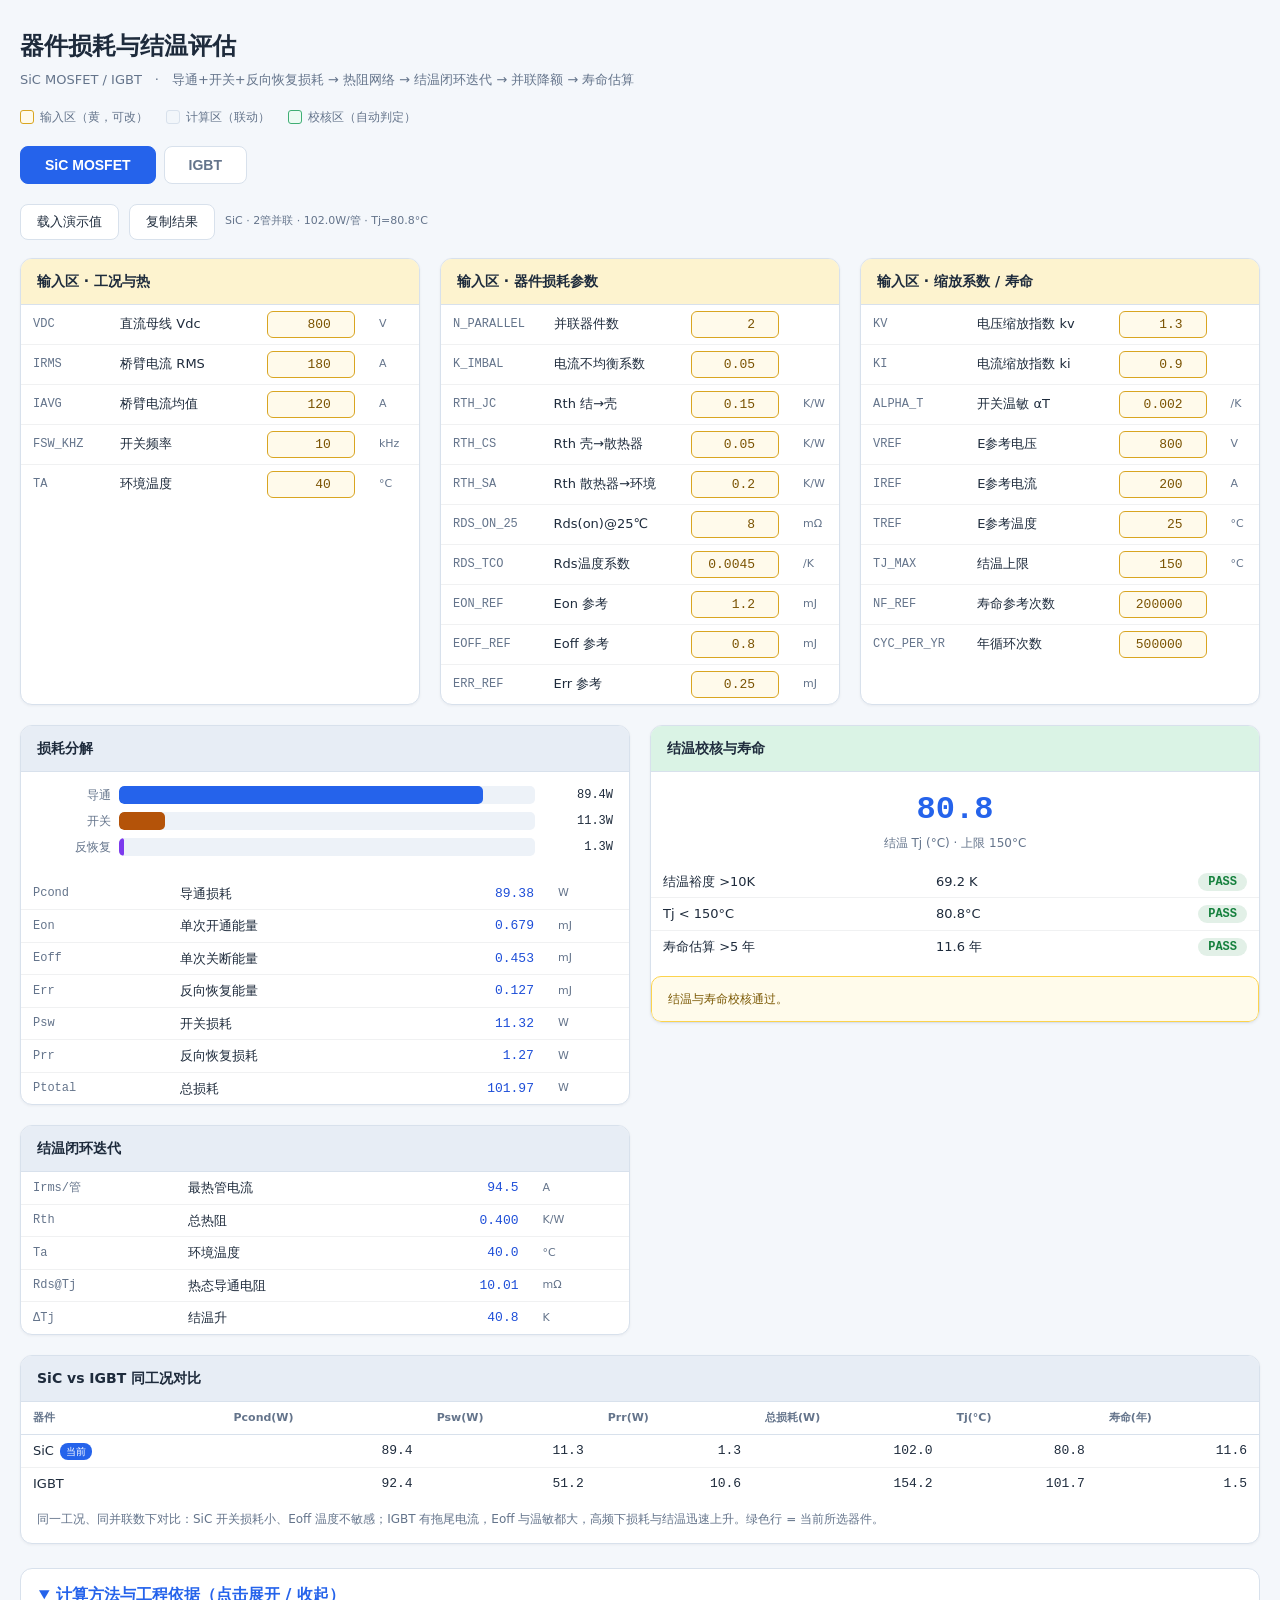
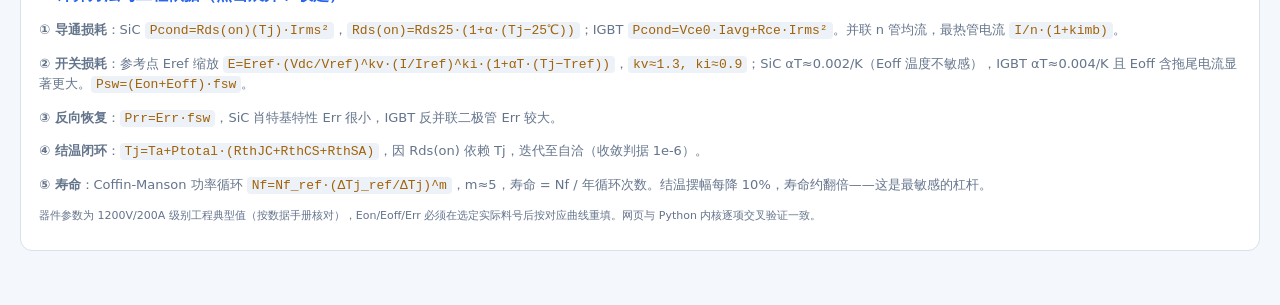
<file: apps/device-loss/index.html>
<!DOCTYPE html>
<html lang="zh-CN">
<head>
<meta charset="UTF-8">
<meta name="viewport" content="width=device-width, initial-scale=1.0">
<title>器件损耗与结温评估</title>
<style>
  :root{
    --bg:#f4f7fb; --panel:#ffffff; --panel2:#edf2f8; --line:#d8e1ec;
    --txt:#1e2b3c; --sub:#64748b; --acc:#2563eb;
    --in:#fffaeb; --in-line:#d9a521; --calc:#f2f6fa; --chk:#ecfbf3; --chk-line:#3fae74;
    --pass:#15803d; --fail:#dc2626; --warn:#b45309;
  }
  *{box-sizing:border-box}
  body{margin:0;background:var(--bg);color:var(--txt);
    font-family:"Segoe UI","Microsoft YaHei",system-ui,sans-serif;line-height:1.5}
  .wrap{max-width:1300px;margin:0 auto;padding:28px 20px 60px}
  h1{font-size:24px;margin:0 0 6px}
  .sub{color:var(--sub);font-size:13px;margin-bottom:18px}
  .legend{display:flex;gap:18px;flex-wrap:wrap;font-size:12px;color:var(--sub);margin-bottom:20px}
  .legend span{display:inline-flex;align-items:center;gap:6px}
  .sw{width:14px;height:14px;border-radius:3px;display:inline-block}
  .sw.in{background:var(--in);border:1px solid var(--in-line)}
  .sw.calc{background:var(--calc);border:1px solid var(--line)}
  .sw.chk{background:var(--chk);border:1px solid var(--chk-line)}
  .bar{display:flex;gap:10px;flex-wrap:wrap;margin-bottom:18px;align-items:center}
  button{background:var(--panel);color:var(--txt);border:1px solid var(--line);
    padding:8px 16px;border-radius:8px;cursor:pointer;font-size:13px}
  button:hover{border-color:var(--acc)}
  .tabs{display:flex;gap:8px;margin-bottom:20px;flex-wrap:wrap}
  .tab{background:var(--panel);border:1px solid var(--line);color:var(--sub);
    padding:10px 24px;border-radius:8px;cursor:pointer;font-size:14px;font-weight:600}
  .tab.active{background:var(--acc);color:#fff;border-color:var(--acc)}
  .grid{display:grid;grid-template-columns:1fr 1fr;gap:20px}
  .grid3{display:grid;grid-template-columns:1fr 1fr 1fr;gap:20px}
  @media(max-width:1000px){.grid,.grid3{grid-template-columns:1fr}}
  .card{background:var(--panel);border:1px solid var(--line);border-radius:12px;overflow:hidden;
    box-shadow:0 1px 3px rgba(15,23,42,.05)}
  .card h2{font-size:14px;margin:0;padding:12px 16px;background:var(--panel2);
    border-bottom:1px solid var(--line)}
  .card.in h2{background:#fdf3cf}
  .card.calc h2{background:#e7edf5}
  .card.chk h2{background:#daf3e5}
  table{width:100%;border-collapse:collapse;font-size:13px}
  th{color:var(--sub);font-weight:600;font-size:11px;text-align:left;
    padding:8px 12px;border-bottom:1px solid var(--line)}
  td{padding:6px 12px;border-bottom:1px solid rgba(15,23,42,.06)}
  tr:last-child td{border-bottom:none}
  .sym{color:var(--sub);font-family:Consolas,monospace;font-size:12px}
  .unit{color:var(--sub);font-size:11px;white-space:nowrap}
  td.val,td.res{text-align:right;font-family:Consolas,"Microsoft YaHei",monospace;font-variant-numeric:tabular-nums}
  input{width:88px;background:var(--in);border:1px solid var(--in-line);color:#7a5200;
    padding:5px 8px;border-radius:6px;text-align:right;font-family:Consolas,monospace;font-size:13px}
  input:focus{outline:2px solid var(--acc);border-color:var(--acc)}
  .calc-val{color:#1d4ed8}
  .chkbox{font-weight:700;padding:2px 10px;border-radius:20px;font-size:12px}
  .chkbox.PASS{color:var(--pass);background:rgba(21,128,61,.12)}
  .chkbox.FAIL{color:var(--fail);background:rgba(220,38,38,.12)}
  .note{color:var(--sub);font-size:12px;padding:10px 16px 14px;line-height:1.7}
  details{margin-top:24px;background:var(--panel);border:1px solid var(--line);border-radius:12px;padding:14px 18px}
  summary{cursor:pointer;font-weight:600;color:var(--acc)}
  details p,details li{color:var(--sub);font-size:13px}
  code{background:var(--panel2);padding:1px 5px;border-radius:4px;color:#a16207}
  .small{font-size:11px;color:var(--sub)}
  .sugg{background:#fffbeb;border:1px solid #fcd34d;border-radius:10px;padding:12px 16px;
    font-size:12px;color:#7c5a06;margin-top:14px;line-height:1.7}
  .bigres{text-align:center;padding:14px}
  .bigres .num{font-size:32px;font-weight:700;color:var(--acc);font-family:Consolas,monospace}
  .bigres .lbl{font-size:12px;color:var(--sub)}
  .barwrap{padding:14px 16px}
  .barrow{display:flex;align-items:center;gap:8px;margin-bottom:8px;font-size:12px}
  .barrow .lb{width:74px;color:var(--sub);text-align:right}
  .barrow .track{flex:1;background:var(--panel2);border-radius:5px;height:18px;position:relative;overflow:hidden}
  .barrow .fill{height:100%;border-radius:5px}
  .barrow .vl{width:70px;font-family:Consolas,monospace;text-align:right}
  .cmp td.best{background:#ecfbf3;font-weight:700}
  .tag{display:inline-block;font-size:10px;padding:1px 6px;border-radius:8px;background:var(--acc);color:#fff;margin-left:6px}
</style>
</head>
<body>
<div class="wrap">
  <h1>器件损耗与结温评估</h1>
  <div class="sub">SiC MOSFET / IGBT　·　导通+开关+反向恢复损耗 → 热阻网络 → 结温闭环迭代 → 并联降额 → 寿命估算</div>
  <div class="legend">
    <span><i class="sw in"></i>输入区（黄，可改）</span>
    <span><i class="sw calc"></i>计算区（联动）</span>
    <span><i class="sw chk"></i>校核区（自动判定）</span>
  </div>
  <div class="tabs" id="tabs"></div>
  <div class="bar">
    <button onclick="loadDemo()">载入演示值</button>
    <button onclick="copyReport()">复制结果</button>
    <span class="small" id="hint"></span>
  </div>
  <div class="grid3">
    <div class="card in">
      <h2>输入区 · 工况与热</h2>
      <table><tbody id="tbOp"></tbody></table>
    </div>
    <div class="card in">
      <h2>输入区 · 器件损耗参数</h2>
      <table><tbody id="tbDev"></tbody></table>
    </div>
    <div class="card in">
      <h2>输入区 · 缩放系数 / 寿命</h2>
      <table><tbody id="tbScale"></tbody></table>
    </div>
  </div>

  <div class="grid" style="margin-top:20px">
    <div>
      <div class="card calc">
        <h2>损耗分解</h2>
        <div class="barwrap" id="lossBars"></div>
        <table><tbody id="tbLoss"></tbody></table>
      </div>
      <div class="card calc" style="margin-top:20px">
        <h2>结温闭环迭代</h2>
        <table><tbody id="tbThermal"></tbody></table>
      </div>
    </div>
    <div>
      <div class="card chk">
        <h2>结温校核与寿命</h2>
        <div class="bigres"><div class="num" id="bigTj">--</div><div class="lbl">结温 Tj (°C) · 上限 <span id="tjmax"></span>°C</div></div>
        <table><tbody id="tbChk"></tbody></table>
        <div id="sugg" class="sugg"></div>
      </div>
    </div>
  </div>

  <div class="card calc" style="margin-top:20px">
    <h2>SiC vs IGBT 同工况对比</h2>
    <div style="overflow-x:auto"><table id="tbCmp"></table></div>
    <div class="note">同一工况、同并联数下对比：SiC 开关损耗小、Eoff 温度不敏感；IGBT 有拖尾电流，Eoff 与温敏都大，高频下损耗与结温迅速上升。绿色行 = 当前所选器件。</div>
  </div>

  <details open>
    <summary>计算方法与工程依据（点击展开 / 收起）</summary>
    <div id="method"></div>
  </details>
</div>

<!-- ============ 纯计算内核（与 calc_core.py 逐项一致，verify_web.js 抽取此处校验） ============ -->
<script id="core">
function scaleEnergy(eref, Vdc, I, Tj, alphaT, kv, ki, Vref, Iref, Tref){
  return eref*Math.pow(Vdc/Vref,kv)*Math.pow(I/Iref,ki)*(1+alphaT*(Tj-Tref));
}
function solveDevice(p, dev){
  dev = dev || p.DEVICE;
  var n=Math.max(1,p.N_PARALLEL);
  var iRms=p.IRMS/n*(1+p.K_IMBAL), iAvg=p.IAVG/n*(1+p.K_IMBAL);
  var rth=p.RTH_JC+p.RTH_CS+p.RTH_SA;
  var Tj=p.TA+30, rds, pCond, eon, eoff, err, pSw, pRr, pTotal, rdsMohm=null;
  for(var it=0; it<60; it++){
    if(dev==='SiC'){
      rds=p.RDS_ON_25*1e-3*(1+p.RDS_TCO*(Tj-25));
      pCond=rds*iRms*iRms;
      eon=scaleEnergy(p.EON_REF,p.VDC,iRms,Tj,p.ALPHA_T,p.KV,p.KI,p.VREF,p.IREF,p.TREF);
      eoff=scaleEnergy(p.EOFF_REF,p.VDC,iRms,Tj,p.ALPHA_T,p.KV,p.KI,p.VREF,p.IREF,p.TREF);
      err=scaleEnergy(p.ERR_REF,p.VDC,iRms,Tj,0,p.KV,p.KI,p.VREF,p.IREF,p.TREF);
      rdsMohm=rds*1e3;
    } else {
      pCond=p.VCE0*iAvg+p.RCE*1e-3*iRms*iRms;
      eon=scaleEnergy(p.EON_REF_I,p.VDC,iRms,Tj,p.ALPHA_T_I,p.KV,p.KI,p.VREF,p.IREF,p.TREF);
      eoff=scaleEnergy(p.EOFF_REF_I,p.VDC,iRms,Tj,p.ALPHA_T_I,p.KV,p.KI,p.VREF,p.IREF,p.TREF);
      err=scaleEnergy(p.ERR_REF_I,p.VDC,iRms,Tj,p.ALPHA_T_I*0.5,p.KV,p.KI,p.VREF,p.IREF,p.TREF);
    }
    pSw=(eon+eoff)*p.FSW_KHZ; pRr=err*p.FSW_KHZ; pTotal=pCond+pSw+pRr;
    var TjNew=p.TA+pTotal*rth;
    if(Math.abs(TjNew-Tj)<1e-6){ Tj=TjNew; break; }
    Tj=TjNew;
  }
  var margin=p.TJ_MAX-Tj, okTemp=margin>10;
  var dTj=Math.max(1,Tj-p.TA);
  var nf=p.NF_REF*Math.pow(p.DT_LIFE_REF/dTj,p.M_COFFIN);
  return {device:dev,Vdc:p.VDC,fsw_khz:p.FSW_KHZ,n_parallel:n,
    i_rms_dev:iRms,i_avg_dev:iAvg,rth_total:rth,rds_mohm:rdsMohm,
    p_cond:pCond,eon:eon,eoff:eoff,err:err,p_sw:pSw,p_rr:pRr,p_total:pTotal,
    Tj:Tj,margin:margin,ok_temp:okTemp,dTj:dTj,nf:nf,life_yr:nf/p.CYC_PER_YR};
}
</script>

<script>
var DEMO={
  DEVICE:'SiC', VDC:800, IRMS:180, IAVG:120, FSW_KHZ:10, DUTY:0.5, TA:40,
  RTH_JC:0.15, RTH_CS:0.05, RTH_SA:0.20, N_PARALLEL:2, K_IMBAL:0.05,
  RDS_ON_25:8.0, RDS_TCO:0.0045,
  EON_REF:1.20, EOFF_REF:0.80, ERR_REF:0.25, KV:1.3, KI:0.9, ALPHA_T:0.002,
  TREF:25, VREF:800, IREF:200,
  VCE0:0.9, RCE:4.0, EON_REF_I:3.5, EOFF_REF_I:4.2, ERR_REF_I:1.8, ALPHA_T_I:0.004,
  TJ_MAX:150, DT_LIFE_REF:80, NF_REF:2e5, M_COFFIN:5.0, CYC_PER_YR:5e5
};
var FIELDS_OP=[
  ['VDC','直流母线 Vdc','V'],['IRMS','桥臂电流 RMS','A'],['IAVG','桥臂电流均值','A'],
  ['FSW_KHZ','开关频率','kHz'],['TA','环境温度','°C']
];
var FIELDS_DEV=[
  ['N_PARALLEL','并联器件数',''],['K_IMBAL','电流不均衡系数',''],
  ['RTH_JC','Rth 结→壳','K/W'],['RTH_CS','Rth 壳→散热器','K/W'],['RTH_SA','Rth 散热器→环境','K/W'],
  ['RDS_ON_25','Rds(on)@25℃','mΩ'],['RDS_TCO','Rds温度系数','/K'],
  ['EON_REF','Eon 参考','mJ'],['EOFF_REF','Eoff 参考','mJ'],['ERR_REF','Err 参考','mJ']
];
var FIELDS_SCALE=[
  ['KV','电压缩放指数 kv',''],['KI','电流缩放指数 ki',''],['ALPHA_T','开关温敏 αT','/K'],
  ['VREF','E参考电压','V'],['IREF','E参考电流','A'],['TREF','E参考温度','°C'],
  ['TJ_MAX','结温上限','°C'],['NF_REF','寿命参考次数',''],['CYC_PER_YR','年循环次数','']
];
var cur=Object.assign({},DEMO), R=null, CMP=null;
function fmt(v,d){ d=(d===undefined)?3:d; return Number(v).toFixed(d); }
function buildTabs(){
  var h='';
  [['SiC','SiC MOSFET'],['IGBT','IGBT']].forEach(function(t){
    h+='<button class="tab '+(cur.DEVICE===t[0]?'active':'')+'" onclick="switchDev(\''+t[0]+'\')">'+t[1]+'</button>';
  });
  document.getElementById('tabs').innerHTML=h;
}
function switchDev(d){ cur.DEVICE=d; buildTabs(); recalc(); }
function devFields(){
  var base=FIELDS_DEV.slice();
  if(cur.DEVICE==='IGBT'){
    return base.filter(function(f){return f[0]!=='RDS_ON_25'&&f[0]!=='RDS_TCO';})
      .concat([['VCE0','Vce0 阈值','V'],['RCE','Rce 斜率','mΩ'],
               ['EON_REF_I','Eon 参考(IGBT)','mJ'],['EOFF_REF_I','Eoff 参考(IGBT)','mJ']]);
  }
  return base;
}
function buildInputs(target, fields){
  document.getElementById(target).innerHTML=fields.map(function(f){
    return '<tr><td class="sym">'+f[0]+'</td><td>'+f[1]+'</td>'+
      '<td class="val"><input type="number" step="any" id="i_'+f[0]+'" value="'+cur[f[0]]+'"></td>'+
      '<td class="unit">'+f[2]+'</td></tr>';
  }).join('');
}
function bindInputs(fields){
  fields.forEach(function(f){
    var el=document.getElementById('i_'+f[0]);
    if(el) el.addEventListener('input',function(){
      var v=parseFloat(this.value); if(!isNaN(v)){ cur[f[0]]=v; recalc(); }
    });
  });
}
function loadDemo(){
  cur=Object.assign({},DEMO); buildTabs();
  buildInputs('tbOp',FIELDS_OP); buildInputs('tbDev',devFields()); buildInputs('tbScale',FIELDS_SCALE);
  bindInputs(FIELDS_OP); bindInputs(devFields()); bindInputs(FIELDS_SCALE); recalc();
}
function rowsHTML(rows){ return rows.map(function(r){
  return '<tr><td class="sym">'+r[0]+'</td><td>'+r[1]+'</td><td class="res calc-val">'+r[2]+'</td><td class="unit">'+(r[3]||'')+'</td></tr>';
}).join(''); }
function chkHTML(c,label,detail){ return '<tr><td>'+label+'</td><td>'+detail+'</td><td class="res"><span class="chkbox '+(c?'PASS':'FAIL')+'">'+(c?'PASS':'FAIL')+'</span></td></tr>'; }
function recalc(){
  R=solveDevice(cur,cur.DEVICE); CMP=solveDevice(cur,'SiC'); CMP={sic:CMP,igbt:solveDevice(cur,'IGBT')};
  var dev=cur.DEVICE;
  document.getElementById('hint').textContent=dev+' · '+R.n_parallel+'管并联 · '+fmt(R.p_total,1)+'W/管 · Tj='+fmt(R.Tj,1)+'°C';
  document.getElementById('tjmax').textContent=fmt(cur.TJ_MAX,0);

  var lossRows=[
    ['Pcond','导通损耗',fmt(R.p_cond,2),'W'],
    ['Eon','单次开通能量',fmt(R.eon,3),'mJ'],
    ['Eoff','单次关断能量',fmt(R.eoff,3),'mJ'],
    ['Err','反向恢复能量',fmt(R.err,3),'mJ'],
    ['Psw','开关损耗',fmt(R.p_sw,2),'W'],
    ['Prr','反向恢复损耗',fmt(R.p_rr,2),'W'],
    ['Ptotal','总损耗',fmt(R.p_total,2),'W']
  ];
  document.getElementById('tbLoss').innerHTML=rowsHTML(lossRows);
  var mx=R.p_total||1;
  function bar(lb,v,color){ return '<div class="barrow"><div class="lb">'+lb+'</div><div class="track"><div class="fill" style="width:'+(100*v/mx).toFixed(1)+'%;background:'+color+'"></div></div><div class="vl">'+fmt(v,1)+'W</div></div>'; }
  document.getElementById('lossBars').innerHTML=
    bar('导通',R.p_cond,'#2563eb')+bar('开关',R.p_sw,'#b45309')+bar('反恢复',R.p_rr,'#7c3aed');

  var th=[
    ['Irms/管','最热管电流',fmt(R.i_rms_dev,1),'A'],
    ['Rth','总热阻',fmt(R.rth_total,3),'K/W'],
    ['Ta','环境温度',fmt(cur.TA,1),'°C']
  ];
  if(R.rds_mohm!==null) th.push(['Rds@Tj','热态导通电阻',fmt(R.rds_mohm,2),'mΩ']);
  th.push(['ΔTj','结温升',fmt(R.dTj,1),'K']);
  document.getElementById('tbThermal').innerHTML=rowsHTML(th);

  document.getElementById('bigTj').textContent=fmt(R.Tj,1);
  document.getElementById('tbChk').innerHTML=
    chkHTML(R.ok_temp,'结温裕度 >10K',fmt(R.margin,1)+' K')+
    chkHTML(R.Tj<cur.TJ_MAX,'Tj < '+fmt(cur.TJ_MAX,0)+'°C',fmt(R.Tj,1)+'°C')+
    chkHTML(R.life_yr>5,'寿命估算 >5 年',fmt(R.life_yr,1)+' 年');
  var sug=[];
  if(!R.ok_temp) sug.push('结温裕度不足：增加并联管数、降低开关频率、改善散热（减小 Rth）或换更大电流等级器件。');
  if(R.life_yr<=5) sug.push('功率循环寿命偏低（'+fmt(R.life_yr,1)+'年）：主要受结温摆幅影响，降低损耗或改善散热可显著延长寿命（Coffin-Manson 5 次方敏感）。');
  if(dev==='IGBT'&&CMP.sic.p_total<R.p_total*0.8) sug.push('同工况 SiC 总损耗 '+fmt(CMP.sic.p_total,1)+'W，仅为 IGBT 的 '+fmt(100*CMP.sic.p_total/R.p_total,0)+'%——高频场景建议评估换 SiC。');
  document.getElementById('sugg').innerHTML=sug.length?('调整建议：<br>· '+sug.join('<br>· ')):'结温与寿命校核通过。';

  var ch='<thead><tr><th>器件</th><th>Pcond(W)</th><th>Psw(W)</th><th>Prr(W)</th><th>总损耗(W)</th><th>Tj(°C)</th><th>寿命(年)</th></tr></thead><tbody>';
  [['SiC',CMP.sic],['IGBT',CMP.igbt]].forEach(function(pair){
    var s=pair[1], isCur=(pair[0]===dev);
    ch+='<tr'+(isCur?' class="best"':'')+'>'+
      '<td'+(isCur?' class="best"':'')+'>'+pair[0]+(isCur?'<span class="tag">当前</span>':'')+'</td>'+
      '<td class="res">'+fmt(s.p_cond,1)+'</td><td class="res">'+fmt(s.p_sw,1)+'</td>'+
      '<td class="res">'+fmt(s.p_rr,1)+'</td><td class="res">'+fmt(s.p_total,1)+'</td>'+
      '<td class="res">'+fmt(s.Tj,1)+'</td><td class="res">'+fmt(s.life_yr,1)+'</td></tr>';
  });
  document.getElementById('tbCmp').innerHTML=ch+'</tbody>';
}
function copyReport(){
  var t=['器件损耗与结温评估',
    '器件='+R.device+', Vdc='+cur.VDC+'V, fs='+cur.FSW_KHZ+'kHz, 并联='+R.n_parallel,
    '最热管 Irms='+fmt(R.i_rms_dev,1)+'A, 总热阻='+fmt(R.rth_total,3)+'K/W',
    '导通='+fmt(R.p_cond,1)+'W, 开关='+fmt(R.p_sw,1)+'W, 反恢复='+fmt(R.p_rr,1)+'W, 总损耗='+fmt(R.p_total,1)+'W',
    'Eon='+fmt(R.eon,3)+'mJ, Eoff='+fmt(R.eoff,3)+'mJ, Err='+fmt(R.err,3)+'mJ',
    '结温 Tj='+fmt(R.Tj,1)+'°C (上限'+cur.TJ_MAX+'°C, 裕度'+fmt(R.margin,1)+'K)',
    '寿命估算='+fmt(R.life_yr,1)+'年, 判定='+(R.ok_temp?'PASS':'FAIL')].join('\n');
  if(navigator.clipboard) navigator.clipboard.writeText(t).then(function(){alert('结果已复制');});
  else alert(t);
}
document.getElementById('method').innerHTML=
  '<p><b>① 导通损耗</b>：SiC <code>Pcond=Rds(on)(Tj)·Irms²</code>，'+
  '<code>Rds(on)=Rds25·(1+α·(Tj−25℃))</code>；IGBT <code>Pcond=Vce0·Iavg+Rce·Irms²</code>。'+
  '并联 n 管均流，最热管电流 <code>I/n·(1+kimb)</code>。</p>'+
  '<p><b>② 开关损耗</b>：参考点 Eref 缩放 '+
  '<code>E=Eref·(Vdc/Vref)^kv·(I/Iref)^ki·(1+αT·(Tj−Tref))</code>，'+
  '<code>kv≈1.3, ki≈0.9</code>；SiC αT≈0.002/K（Eoff 温度不敏感），'+
  'IGBT αT≈0.004/K 且 Eoff 含拖尾电流显著更大。<code>Psw=(Eon+Eoff)·fsw</code>。</p>'+
  '<p><b>③ 反向恢复</b>：<code>Prr=Err·fsw</code>，SiC 肖特基特性 Err 很小，IGBT 反并联二极管 Err 较大。</p>'+
  '<p><b>④ 结温闭环</b>：<code>Tj=Ta+Ptotal·(RthJC+RthCS+RthSA)</code>，'+
  '因 Rds(on) 依赖 Tj，迭代至自洽（收敛判据 1e-6）。</p>'+
  '<p><b>⑤ 寿命</b>：Coffin-Manson 功率循环 <code>Nf=Nf_ref·(ΔTj_ref/ΔTj)^m</code>，'+
  'm≈5，寿命 = Nf / 年循环次数。结温摆幅每降 10%，寿命约翻倍——这是最敏感的杠杆。</p>'+
  '<p class="small">器件参数为 1200V/200A 级别工程典型值（按数据手册核对），'+
  'Eon/Eoff/Err 必须在选定实际料号后按对应曲线重填。网页与 Python 内核逐项交叉验证一致。</p>';
loadDemo();
</script>
</body>
</html>
</file>
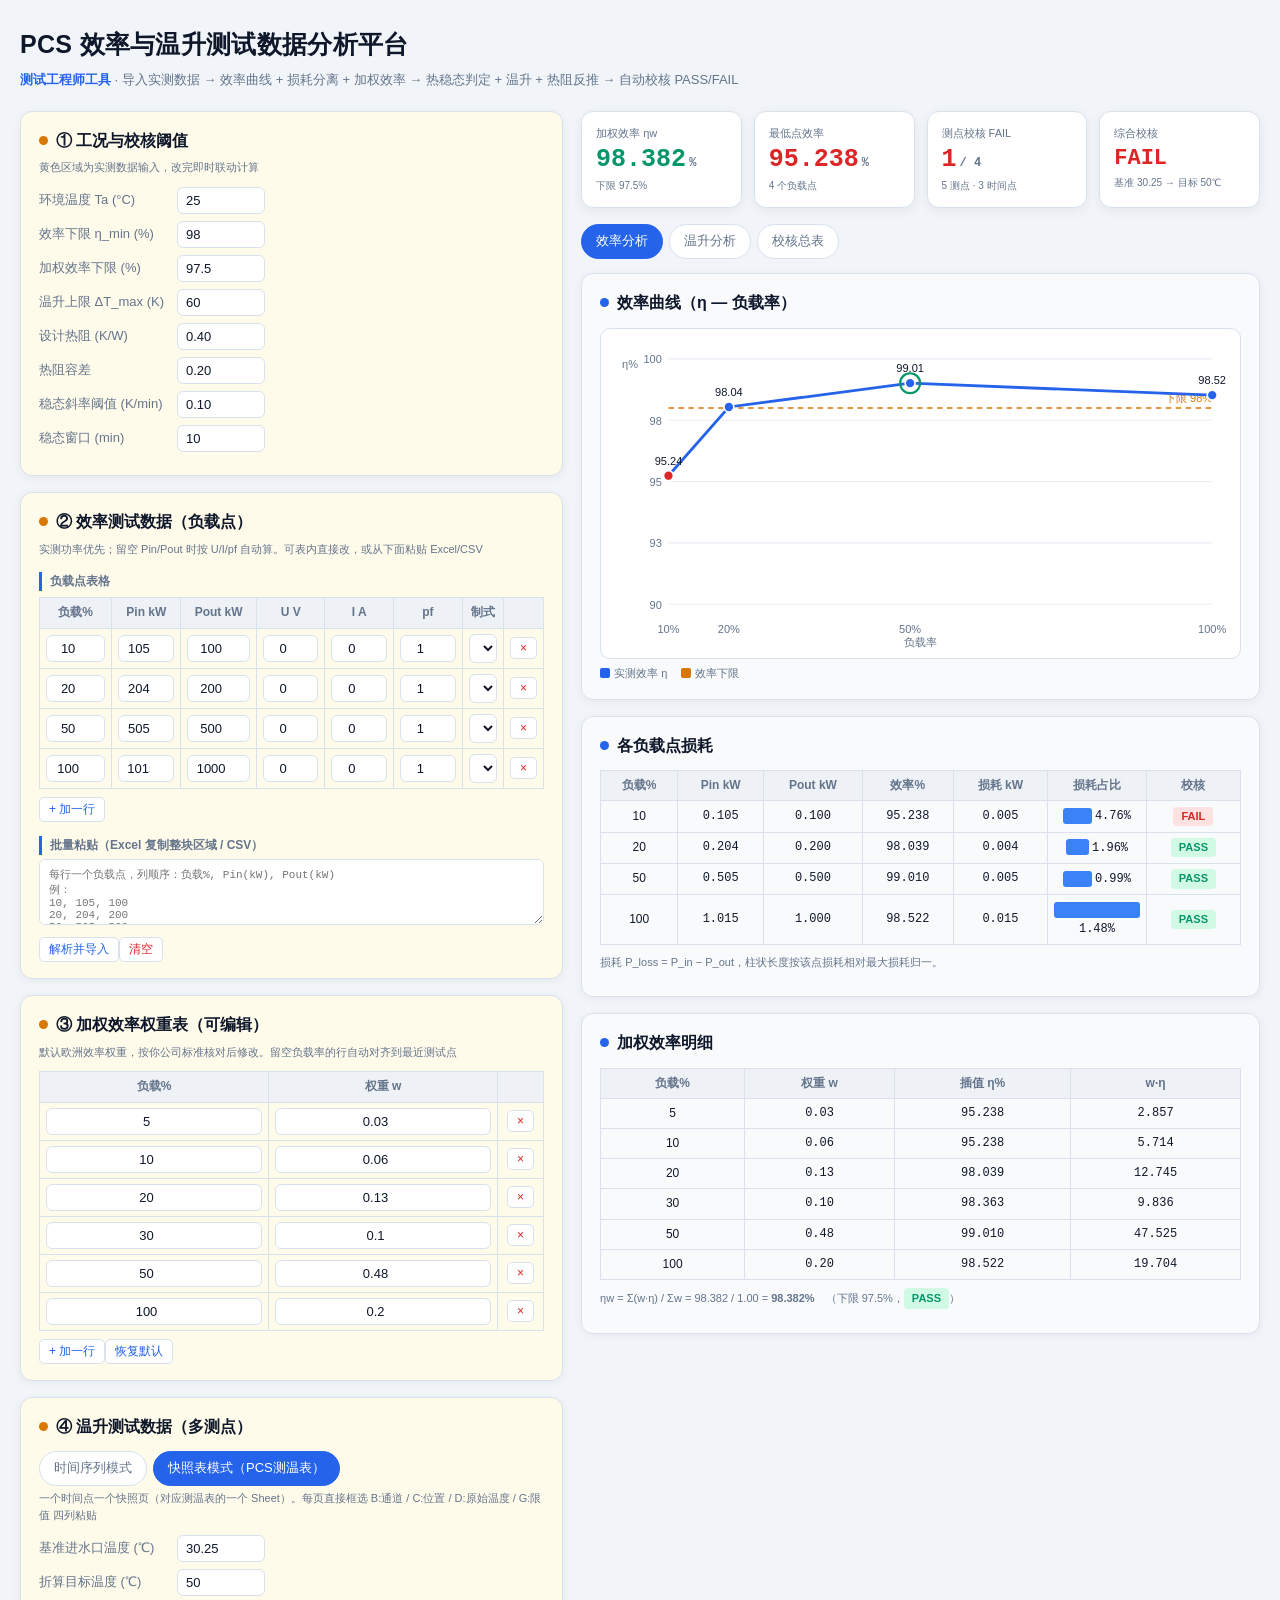
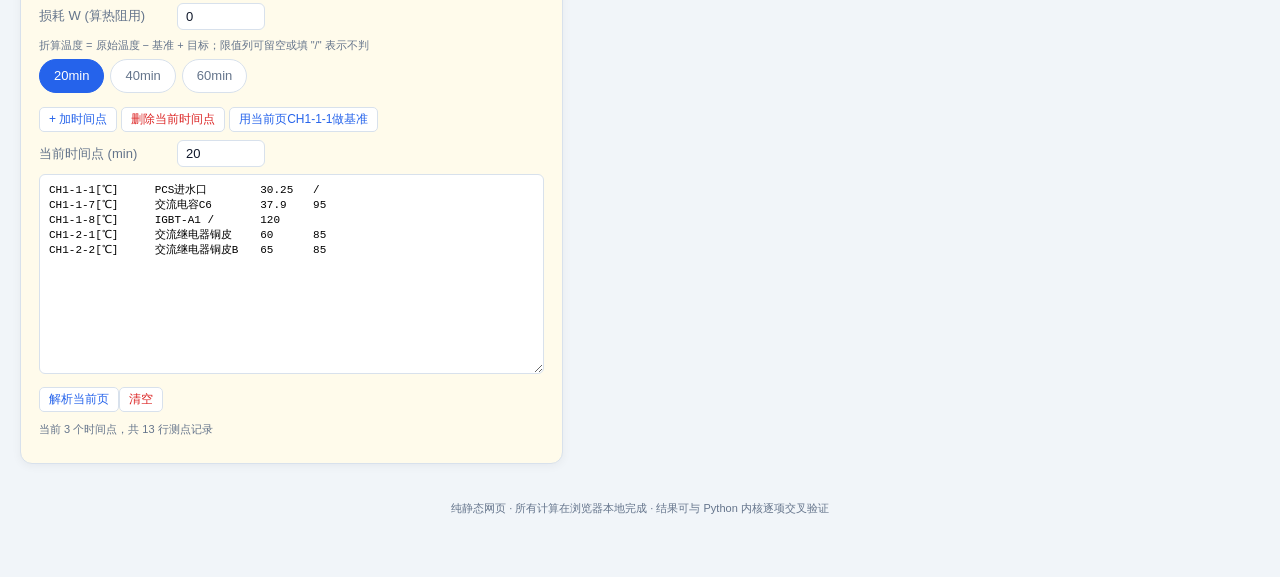
<file: apps/efficiency/index.html>
<!DOCTYPE html>
<html lang="zh-CN">
<head>
<meta charset="utf-8">
<meta name="viewport" content="width=device-width, initial-scale=1">
<title>PCS 效率与温升测试数据分析平台</title>
<style>
  :root{
    --bg:#f1f5f9; --txt:#0f172a; --sub:#64748b; --line:#d8e1ec;
    --acc:#2563eb; --inp:#fffbeb; --calc:#f8fafc; --ok:#f0fdf4;
    --pass:#059669; --fail:#dc2626; --warn:#d97706;
  }
  *{box-sizing:border-box}
  body{margin:0;background:var(--bg);color:var(--txt);
    font-family:-apple-system,"Segoe UI","Microsoft YaHei",sans-serif;font-size:14px;line-height:1.6}
  .wrap{max-width:1280px;margin:0 auto;padding:24px 20px 60px}
  header h1{margin:0 0 6px;font-size:25px;letter-spacing:.3px}
  header .desc{color:var(--sub);font-size:13px;margin-bottom:20px}
  header .desc b{color:var(--acc)}
  .grid3{display:grid;grid-template-columns:1fr 1.25fr;gap:18px;align-items:start}
  .card{background:#fff;border:1px solid var(--line);border-radius:12px;
    padding:16px 18px;box-shadow:0 2px 10px rgba(15,23,42,.05);margin-bottom:16px}
  .card.inp{background:var(--inp)}
  .card.calc{background:var(--calc)}
  .card.ok{background:var(--ok)}
  .card h2{margin:0 0 12px;font-size:16px;display:flex;align-items:center;gap:8px}
  .card h2 .dot{width:9px;height:9px;border-radius:50%;background:var(--acc)}
  .card.inp h2 .dot{background:#d97706}
  .card.ok h2 .dot{background:var(--pass)}
  .hint{font-size:11px;color:var(--sub);margin:-6px 0 10px}
  label.fld{display:flex;align-items:center;gap:8px;margin:7px 0;font-size:13px}
  label.fld span{width:130px;color:var(--sub);flex-shrink:0}
  input[type=number],input[type=text],select{border:1px solid var(--line);border-radius:6px;
    padding:5px 8px;font-size:13px;width:100%;background:#fff;color:var(--txt)}
  input.mini{width:88px}
  table{border-collapse:collapse;width:100%;font-size:12px;margin-top:6px}
  th,td{border:1px solid var(--line);padding:5px 6px;text-align:center}
  th{background:#eef2f7;font-weight:600;color:var(--sub)}
  td input{border:1px solid #e2e8f0;border-radius:4px;padding:3px 5px;width:100%;text-align:center;font-size:12px}
  .rowbtns button,.mini-btn{border:1px solid var(--line);background:#fff;border-radius:5px;
    cursor:pointer;padding:3px 9px;font-size:12px;color:var(--acc)}
  .mini-btn:hover{border-color:var(--acc)}
  .mini-btn.danger{color:var(--fail)}
  textarea{width:100%;min-height:66px;border:1px solid var(--line);border-radius:6px;
    padding:7px 9px;font-family:Consolas,monospace;font-size:11px;resize:vertical;background:#fff}
  .subhd{font-size:12px;font-weight:600;color:var(--sub);margin:14px 0 4px;
    padding-left:8px;border-left:3px solid var(--acc)}
  .tabs{display:flex;gap:6px;flex-wrap:wrap;margin-bottom:14px}
  .tab{border:1px solid var(--line);background:#fff;border-radius:20px;padding:6px 14px;
    cursor:pointer;font-size:13px;color:var(--sub)}
  .tab.on{background:var(--acc);color:#fff;border-color:var(--acc)}
  .kpis{display:grid;grid-template-columns:repeat(4,1fr);gap:12px;margin-bottom:16px}
  .kpi{background:#fff;border:1px solid var(--line);border-radius:12px;padding:13px 14px;
    min-width:0;box-shadow:0 3px 12px rgba(15,23,42,.06)}
  .kpi .k-lbl{font-size:11px;color:var(--sub);white-space:nowrap}
  .kpi .k-val{font-size:25px;font-weight:700;font-family:Consolas,monospace;
    line-height:1.15;margin-top:4px;white-space:nowrap}
  .kpi .k-val em{font-size:12px;font-style:normal;color:var(--sub);margin-left:3px}
  .kpi .k-sub{font-size:10px;color:var(--sub);margin-top:3px;white-space:nowrap;overflow:hidden;text-overflow:ellipsis}
  .kpi.good .k-val{color:var(--pass)} .kpi.bad .k-val{color:var(--fail)} .kpi.warn .k-val{color:var(--warn)}
  svg.chart{width:100%;height:auto;display:block}
  .chart-wrap{background:#fff;border:1px solid var(--line);border-radius:10px;padding:10px}
  .legend{display:flex;gap:14px;flex-wrap:wrap;font-size:11px;color:var(--sub);margin-top:6px}
  .legend i{display:inline-block;width:10px;height:10px;border-radius:2px;margin-right:4px;vertical-align:-1px}
  .chkbox{display:inline-block;padding:1px 8px;border-radius:4px;font-size:11px;font-weight:600}
  .chkbox.PASS{background:#d1fae5;color:var(--pass)} .chkbox.FAIL{background:#fee2e2;color:var(--fail)}
  .res{font-family:Consolas,monospace}
  .pad{padding:8px 0}
  .small{font-size:11px;color:var(--sub);line-height:1.7}
  .bar{height:16px;border-radius:3px;display:inline-block;vertical-align:middle}
  .foot{color:var(--sub);font-size:11px;text-align:center;margin-top:20px}
  .stestable table{font-size:11px}
</style>
</head>
<body>
<div class="wrap">
<header>
  <h1>PCS 效率与温升测试数据分析平台</h1>
  <div class="desc"><b>测试工程师工具</b> · 导入实测数据 → 效率曲线 + 损耗分离 + 加权效率 → 热稳态判定 + 温升 + 热阻反推 → 自动校核 PASS/FAIL</div>
</header>

<!-- ============ 核心计算脚本（供 verify_web.js 抽取比对，勿改 UI 逻辑） ============ -->
<script id="core">
// ===== 常量（与 calc_core.py 一致）=====
var NF_REF=2e5, DT_LIFE_REF=80.0, M_COFFIN=5.0, CYC_PER_YR=5e5;
var DEFAULT_WEIGHTS=[
  {load:5,w:0.03},{load:10,w:0.06},{load:20,w:0.13},
  {load:30,w:0.10},{load:50,w:0.48},{load:100,w:0.20}
];

// 由电压/电流/功率因数算功率[W]。3ph 三相线电压线电流；1ph 单相
function power_from_ui(u,i,pf,mode){
  if(mode==='3ph') return Math.sqrt(3)*u*i*(pf>0?pf:1);
  return u*i;
}

// 单个负载点：效率%、损耗W。实测功率优先，否则由 U/I 算
function eff_point(pt){
  var mode=pt.mode||'3ph';
  var pin=pt.pin||0, pout=pt.pout||0;
  if(pin<=0) pin=power_from_ui(pt.u||0,pt.i||0,(pt.pf!==undefined?pt.pf:1),mode);
  if(pout<=0) pout=pt.pout||0;
  var eta=pin>0?pout/pin*100:0;
  return {load:pt.load||0,pin:pin,pout:pout,eta:eta,loss:pin-pout,mode:mode};
}

// 线性插值取目标负载率下的效率；超出范围取端点
function interp_eta(pts,target){
  if(!pts.length) return 0;
  if(target<=pts[0].load) return pts[0].eta;
  if(target>=pts[pts.length-1].load) return pts[pts.length-1].eta;
  for(var k=1;k<pts.length;k++){
    if(target<=pts[k].load){
      var a=pts[k-1],b=pts[k];
      if(b.load===a.load) return b.eta;
      var r=(target-a.load)/(b.load-a.load);
      return a.eta+r*(b.eta-a.eta);
    }
  }
  return pts[pts.length-1].eta;
}

// 加权效率：按权重表负载率插值取 η，ηw = Σ(w·η)/Σw
function weighted_efficiency(points,weights){
  if(!points.length||!weights.length) return [0,[]];
  var pts=points.slice().sort(function(a,b){return a.load-b.load;});
  var tw=0,twe=0,detail=[];
  for(var k=0;k<weights.length;k++){
    var target=weights[k].load,w=weights[k].w;
    var eta=interp_eta(pts,target);
    tw+=w; twe+=w*eta;
    detail.push({load:target,w:w,eta:eta});
  }
  return [tw>0?twe/tw:0,detail];
}

// 单个测点：热稳态判定、稳态温度、温升、热阻反推
function thermal_point(series,ta,delta,window){
  var out={ss:false,t_ss:0,temp_ss:0,dt:0,ploss_ss:0,rth:0,t_end:0,n_win:0};
  if(series.length<2){
    out.temp_ss=series.length?series[0].temp:ta;
    out.dt=out.temp_ss-ta;
    return out;
  }
  var ss=series.slice().sort(function(a,b){return a.t-b.t;});
  var tEnd=ss[ss.length-1].t; out.t_end=tEnd;
  // 从后往前找跨度 >= window 的最短稳态窗口
  var startI=null;
  for(var i=ss.length-1;i>=0;i--){
    if(tEnd-ss[i].t>=window){startI=i;break;}
  }
  var win;
  if(startI===null){
    win=ss; out.n_win=win.length;
    if(win.length>=2){
      var slope=(win[win.length-1].temp-win[0].temp)/Math.max(1e-9,win[win.length-1].t-win[0].t);
      out.ss=Math.abs(slope)<delta;
    }
  }else{
    win=ss.slice(startI); out.n_win=win.length;
    var maxSlope=0;
    for(var k=1;k<win.length;k++){
      var dtt=win[k].t-win[k-1].t;
      if(dtt>0) maxSlope=Math.max(maxSlope,Math.abs((win[k].temp-win[k-1].temp)/dtt));
    }
    out.ss=maxSlope<delta;
  }
  var n=win.length,sumT=0,sumP=0;
  for(var j=0;j<n;j++){sumT+=win[j].temp;sumP+=(win[j].loss||0);}
  out.temp_ss=sumT/n; out.ploss_ss=sumP/n;
  out.dt=out.temp_ss-ta;
  out.rth=out.ploss_ss>0?out.dt/out.ploss_ss:0;
  return out;
}

// Coffin-Manson 寿命估算
function life_from_dt(dt){
  var dj=Math.max(1.0,Math.abs(dt));
  var nf=NF_REF*Math.pow(DT_LIFE_REF/dj,M_COFFIN);
  return {nf:nf,life_yr:nf/CYC_PER_YR};
}

// 主求解入口。data 结构与 Python solve(data) 一致
function solve(data){
  var ta=data.ta!==undefined?data.ta:25.0;
  var delta=data.delta!==undefined?data.delta:0.10;
  var window=data.window!==undefined?data.window:10.0;
  var etaMin=data.eta_min!==undefined?data.eta_min:98.0;
  var etawMin=data.etaw_min!==undefined?data.etaw_min:97.5;
  var dtMax=data.dt_max!==undefined?data.dt_max:60.0;
  var rthDesign=data.rth_design!==undefined?data.rth_design:0.40;
  var rthTol=data.rth_tol!==undefined?data.rth_tol:0.20;

  var raw=data.points||[];
  var pts=[];
  for(var k=0;k<raw.length;k++){
    var p=raw[k];
    if((p.pin||0)>0||(p.u||0)>0) pts.push(eff_point(p));
  }
  for(var a=0;a<pts.length;a++) pts[a].ok_eta=pts[a].eta>=etaMin;

  var weights=data.weights&&data.weights.length?data.weights:DEFAULT_WEIGHTS;
  var we=weighted_efficiency(pts,weights);
  var etaW=we[0],wdetail=we[1],okEtaw=etaW>=etawMin;

  var thermals=[];
  var rawT=data.thermals||[];
  for(var m=0;m<rawT.length;m++){
    var tp=rawT[m];
    var r=thermal_point(tp.series||[],ta,delta,window);
    r.name=tp.name||'测点';
    r.ok_dt=r.dt<=dtMax;
    var hi=rthDesign*(1+rthTol);
    r.ok_rth=(r.rth>0)&&(r.rth<=hi);
    r.rth_hi=hi;
    var life=life_from_dt(r.dt);
    r.nf=life.nf; r.life_yr=life.life_yr;
    thermals.push(r);
  }

  var allOk=pts.length>0;
  for(var x=0;x<pts.length;x++) if(!pts[x].ok_eta) allOk=false;
  if(!okEtaw) allOk=false;
  for(var y=0;y<thermals.length;y++) if(!thermals[y].ok_dt||!thermals[y].ok_rth) allOk=false;

  return {points:pts,eta_w:etaW,wdetail:wdetail,ok_etaw:okEtaw,
    thermals:thermals,all_ok:allOk,eta_min:etaMin,etaw_min:etawMin,dt_max:dtMax,
    rth_design:rthDesign,rth_tol:rthTol,ta:ta};
}

// 单元格值转数值；'/'、空、非数字 → null
function _num_or_none(v){
  if(v===null||v===undefined) return null;
  if(typeof v==='number') return isNaN(v)?null:v;
  var s=String(v).trim();
  if(s===''||s==='/') return null;
  var x=parseFloat(s);
  return isNaN(x)?null:x;
}

// 快照表模式：适配 PCS 热测试表（一个时间点=一个快照，每行一个测点）
// 折算温度 = 原始温度 − baseline + target；按 channel 唯一键对齐
function solve_snapshot(data){
  var baseline=data.baseline;
  var target=data.target!==undefined?data.target:50.0;
  var lossW=data.loss_w||0;
  var rthDesign=data.rth_design!==undefined?data.rth_design:0.40;
  var rthTol=data.rth_tol!==undefined?data.rth_tol:0.20;
  var rthHi=rthDesign*(1+rthTol);

  var snaps=[];
  (data.snapshots||[]).forEach(function(s){
    var rows=[];
    (s.rows||[]).forEach(function(r){
      var t=_num_or_none(r.temp), lim=_num_or_none(r.limit);
      var tc=(t!==null&&baseline!==null&&baseline!==undefined)?(t-baseline+target):null;
      var ok=(tc!==null&&lim!==null)?(tc<=lim):null;
      rows.push({channel:String(r.channel||'').trim(),name:r.name||'',
        temp:t,limit:lim,t_conv:tc,ok:ok,
        margin:(tc!==null&&lim!==null)?(lim-tc):null});
    });
    snaps.push({time_min:parseFloat(s.time_min)||0,rows:rows});
  });
  snaps.sort(function(a,b){return a.time_min-b.time_min;});
  var times=snaps.map(function(s){return s.time_min;});

  // 按 channel 建唯一键列表
  var channels=[],seen={};
  snaps.forEach(function(s){s.rows.forEach(function(r){
    var c=r.channel;
    if(c&&!seen[c]){seen[c]=1;channels.push(c);}
  });});

  var matrix=[];
  channels.forEach(function(c){
    var raw=[],conv=[],limits=[],name='';
    snaps.forEach(function(s){
      var hit=null;
      for(var q=0;q<s.rows.length;q++){if(s.rows[q].channel===c){hit=s.rows[q];break;}}
      if(hit){
        name=hit.name||name;
        raw.push(hit.temp);conv.push(hit.t_conv);limits.push(hit.limit);
      }else{raw.push(null);conv.push(null);limits.push(null);}
    });
    var valid=conv.filter(function(x){return x!==null;});
    var tMax=valid.length?Math.max.apply(null,valid):null;
    var slope=null;
    if(conv.length>=2&&conv[conv.length-1]!==null&&conv[conv.length-2]!==null&&times[times.length-1]!==times[times.length-2]){
      slope=(conv[conv.length-1]-conv[conv.length-2])/(times[times.length-1]-times[times.length-2]);
    }
    var okAll=null,checks=[];
    for(var i=0;i<conv.length;i++){
      if(conv[i]!==null&&limits[i]!==null){
        checks.push({time:times[i],t_conv:conv[i],limit:limits[i],margin:limits[i]-conv[i],ok:conv[i]<=limits[i]});
      }
    }
    if(checks.length){okAll=checks.every(function(k){return k.ok;});}
    var dt=(tMax!==null)?(tMax-target):null;
    var rth=(dt!==null&&lossW>0)?(dt/lossW):null;
    var lf=life_from_dt(dt||0);
    matrix.push({channel:c,name:name,raw:raw,conv:conv,limit:limits,t_max:tMax,slope:slope,
      checks:checks,ok:okAll,dt:dt,rth:rth,
      ok_rth:(rth!==null)?(rth<=rthHi):null,
      life_yr:(dt!==null)?lf.life_yr:null});
  });

  var nFail=0,nJudge=0;
  matrix.forEach(function(m){if(m.ok!==null){nJudge++;if(m.ok===false)nFail++;}});
  return {snapshots:snaps,times:times,matrix:matrix,baseline:baseline,target:target,loss_w:lossW,
    n_points:matrix.length,n_judge:nJudge,n_fail:nFail,all_ok:(nJudge>0&&nFail===0),rth_hi:rthHi};
}
</script>

<div class="grid3">
  <!-- ==================== 左：输入区 ==================== -->
  <div>
    <div class="card inp">
      <h2><span class="dot"></span>① 工况与校核阈值</h2>
      <div class="hint">黄色区域为实测数据输入，改完即时联动计算</div>
      <label class="fld"><span>环境温度 Ta (°C)</span><input type="number" class="mini" id="ta" value="25" step="0.5"></label>
      <label class="fld"><span>效率下限 η_min (%)</span><input type="number" class="mini" id="eta_min" value="98" step="0.1"></label>
      <label class="fld"><span>加权效率下限 (%)</span><input type="number" class="mini" id="etaw_min" value="97.5" step="0.1"></label>
      <label class="fld"><span>温升上限 ΔT_max (K)</span><input type="number" class="mini" id="dt_max" value="60" step="1"></label>
      <label class="fld"><span>设计热阻 (K/W)</span><input type="number" class="mini" id="rth_design" value="0.40" step="0.01"></label>
      <label class="fld"><span>热阻容差</span><input type="number" class="mini" id="rth_tol" value="0.20" step="0.01"></label>
      <label class="fld"><span>稳态斜率阈值 (K/min)</span><input type="number" class="mini" id="delta" value="0.10" step="0.01"></label>
      <label class="fld"><span>稳态窗口 (min)</span><input type="number" class="mini" id="window" value="10" step="1"></label>
    </div>

    <div class="card inp">
      <h2><span class="dot"></span>② 效率测试数据（负载点）</h2>
      <div class="hint">实测功率优先；留空 Pin/Pout 时按 U/I/pf 自动算。可表内直接改，或从下面粘贴 Excel/CSV</div>
      <div class="subhd">负载点表格</div>
      <table id="ptTable">
        <thead><tr><th>负载%</th><th>Pin kW</th><th>Pout kW</th><th>U V</th><th>I A</th><th>pf</th><th>制式</th><th></th></tr></thead>
        <tbody></tbody>
      </table>
      <div class="rowbtns" style="margin-top:8px"><button class="mini-btn" onclick="addPoint()">+ 加一行</button></div>
      <div class="subhd">批量粘贴（Excel 复制整块区域 / CSV）</div>
      <textarea id="ptPaste" placeholder="每行一个负载点，列顺序：负载%, Pin(kW), Pout(kW)&#10;例：&#10;10, 105, 100&#10;20, 204, 200&#10;50, 505, 500&#10;100, 1015, 1000"></textarea>
      <div class="rowbtns" style="margin-top:6px"><button class="mini-btn" onclick="pastePoints()">解析并导入</button><button class="mini-btn danger" onclick="clearPaste('ptPaste')">清空</button></div>
    </div>

    <div class="card inp">
      <h2><span class="dot"></span>③ 加权效率权重表（可编辑）</h2>
      <div class="hint">默认欧洲效率权重，按你公司标准核对后修改。留空负载率的行自动对齐到最近测试点</div>
      <table id="wtTable">
        <thead><tr><th>负载%</th><th>权重 w</th><th></th></tr></thead>
        <tbody></tbody>
      </table>
      <div class="rowbtns" style="margin-top:8px"><button class="mini-btn" onclick="addWeight()">+ 加一行</button><button class="mini-btn" onclick="resetWeights()">恢复默认</button></div>
    </div>

    <div class="card inp">
      <h2><span class="dot"></span>④ 温升测试数据（多测点）</h2>
      <div class="tabs" id="thModeTabs" style="margin-bottom:10px">
        <div class="tab" data-m="series" onclick="switchThMode('series')">时间序列模式</div>
        <div class="tab on" data-m="snap" onclick="switchThMode('snap')">快照表模式（PCS测温表）</div>
      </div>

      <!-- 时间序列模式（原有） -->
      <div id="thModeSeries" style="display:none">
        <div class="hint">每个测点一组温度-时间序列。切换测点编辑，支持批量粘贴</div>
        <div class="tabs" id="sensorTabs"></div>
        <div class="rowbtns" style="margin-bottom:8px">
          <button class="mini-btn" onclick="addSensor()">+ 加测点</button>
          <button class="mini-btn danger" onclick="delSensor()">删除当前测点</button>
        </div>
        <label class="fld"><span>当前测点名称</span><input type="text" id="sensorName" oninput="onSensorName()" value="IGBT壳温"></label>
        <table id="thTable">
          <thead><tr><th>时间 min</th><th>温度 °C</th><th>损耗 W</th><th></th></tr></thead>
          <tbody></tbody>
        </table>
        <div class="rowbtns" style="margin-top:8px"><button class="mini-btn" onclick="addThermal()">+ 加一行</button></div>
        <div class="subhd">批量粘贴温度序列（时间, 温度, 损耗W）</div>
        <textarea id="thPaste" placeholder="每行：时间(min), 温度(°C), 损耗(W)&#10;例：&#10;0, 26, 140&#10;10, 52, 140&#10;20, 68, 140&#10;..."></textarea>
        <div class="rowbtns" style="margin-top:6px"><button class="mini-btn" onclick="pasteThermal()">粘贴导入当前测点</button><button class="mini-btn danger" onclick="clearPaste('thPaste')">清空</button></div>
      </div>

      <!-- 快照表模式（新增） -->
      <div id="thModeSnap">
        <div class="hint">一个时间点一个快照页（对应测温表的一个 Sheet）。每页直接框选 B:通道 / C:位置 / D:原始温度 / G:限值 四列粘贴</div>
        <label class="fld"><span>基准进水口温度 (℃)</span><input type="number" class="mini" id="snapBase" value="30.25" step="0.01"></label>
        <label class="fld"><span>折算目标温度 (℃)</span><input type="number" class="mini" id="snapTarget" value="50" step="0.5"></label>
        <label class="fld"><span>损耗 W (算热阻用)</span><input type="number" class="mini" id="snapLoss" value="0" step="1"></label>
        <div class="hint" style="margin:4px 0">折算温度 = 原始温度 − 基准 + 目标；限值列可留空或填 "/" 表示不判</div>
        <div class="tabs" id="snapTabs"></div>
        <div class="rowbtns" style="margin:8px 0">
          <button class="mini-btn" onclick="addSnap()">+ 加时间点</button>
          <button class="mini-btn danger" onclick="delSnap()">删除当前时间点</button>
          <button class="mini-btn" onclick="autoBase()">用当前页CH1-1-1做基准</button>
        </div>
        <label class="fld"><span>当前时间点 (min)</span><input type="number" class="mini" id="snapTime" oninput="onSnapTime()" value="20" step="1"></label>
        <textarea id="snapPaste" style="min-height:200px" placeholder="从测温表框选四列粘贴：&#10;通道 [Tab] 测试位置 [Tab] 原始温度 [Tab] 限值&#10;例：&#10;CH1-1-1[℃]	PCS进水口	30.25	/&#10;CH1-1-7[℃]	交流电容C6	37.9	95&#10;CH1-1-8[℃]	IGBT-A1	/	120"></textarea>
        <div class="rowbtns" style="margin-top:6px"><button class="mini-btn" onclick="pasteSnap()">解析当前页</button><button class="mini-btn danger" onclick="clearPaste('snapPaste')">清空</button></div>
        <div class="pad small" id="snapCount"></div>
      </div>
    </div>
  </div>

  <!-- ==================== 右：计算 + 校核区 ==================== -->
  <div>
    <div class="kpis" id="kpis"></div>

    <div class="tabs" id="viewTabs">
      <div class="tab on" data-v="eff">效率分析</div>
      <div class="tab" data-v="th">温升分析</div>
      <div class="tab" data-v="chk">校核总表</div>
    </div>

    <div id="panelEff">
      <div class="card calc">
        <h2><span class="dot"></span>效率曲线（η — 负载率）</h2>
        <div class="chart-wrap" id="effChart"></div>
        <div class="legend"><span><i style="background:#2563eb"></i>实测效率 η</span><span><i style="background:#d97706"></i>效率下限</span></div>
      </div>
      <div class="card calc">
        <h2><span class="dot"></span>各负载点损耗</h2>
        <table id="lossTable"><thead><tr><th>负载%</th><th>Pin kW</th><th>Pout kW</th><th>效率%</th><th>损耗 kW</th><th>损耗占比</th><th>校核</th></tr></thead><tbody></tbody></table>
        <div class="pad small">损耗 P_loss = P_in − P_out，柱状长度按该点损耗相对最大损耗归一。</div>
      </div>
      <div class="card calc">
        <h2><span class="dot"></span>加权效率明细</h2>
        <table id="wtDetail"><thead><tr><th>负载%</th><th>权重 w</th><th>插值 η%</th><th>w·η</th></tr></thead><tbody></tbody></table>
        <div class="pad small" id="wtFormula"></div>
      </div>
    </div>

    <div id="panelTh" style="display:none">
      <!-- 快照表模式展示 -->
      <div id="thSnapOnly" style="display:none">
        <div class="card calc">
          <h2><span class="dot"></span>折算温度矩阵（测点 × 时间）</h2>
          <div class="pad small" id="snapSummary"></div>
          <div style="overflow-x:auto"><table id="snapMatrix"><thead></thead><tbody></tbody></table></div>
          <div class="pad small">折算温度 = 原始温度 − 基准 + 目标；每格格式「折算℃ (原始℃)」，超限标红。无判据（限值 "/"）只显示不算 PASS/FAIL。</div>
        </div>
        <div class="card calc">
          <h2><span class="dot"></span>折算温度曲线（多测点）</h2>
          <div class="chart-wrap" id="snapChart"></div>
          <div class="legend" id="snapLegend"></div>
        </div>
      </div>
      <!-- 时间序列模式展示 -->
      <div id="thSeriesOnly">
        <div class="card calc">
          <h2><span class="dot"></span>温升曲线（多测点 温度 — 时间）</h2>
          <div class="chart-wrap" id="thChart"></div>
          <div class="legend" id="thLegend"></div>
        </div>
        <div class="card calc">
          <h2><span class="dot"></span>热稳态 / 温升 / 热阻反推</h2>
          <table id="thTable2"><thead><tr><th>测点</th><th>稳态</th><th>窗口min</th><th>T_ss °C</th><th>ΔT K</th><th>P_loss W</th><th>Rth K/W</th><th>寿命 年</th><th>校核</th></tr></thead><tbody></tbody></table>
          <div class="pad small">稳态判据：最近窗口内相邻点 |dT/dt| &lt; 阈值；Rth = (T_ss − Ta) / P_loss,ss。寿命按 Coffin-Manson 由温升估算。</div>
        </div>
      </div>
    </div>

    <div id="panelChk" style="display:none">
      <div class="card ok">
        <h2><span class="dot"></span>综合校核结论</h2>
        <div id="chkSummary" style="font-size:15px;margin-bottom:10px"></div>
        <table id="chkTable"><thead><tr><th>类别</th><th>项目</th><th>实测值</th><th>限值</th><th>结论</th></tr></thead><tbody></tbody></table>
      </div>
      <div class="card ok">
        <h2><span class="dot"></span>一键复制报告文本</h2>
        <div class="rowbtns"><button class="mini-btn" onclick="copyReport()">复制测试报告摘要</button></div>
        <div class="pad small" id="reportPreview" style="white-space:pre-wrap;font-family:Consolas,monospace;background:#fff;border:1px solid var(--line);border-radius:6px;padding:10px;margin-top:8px"></div>
      </div>
    </div>
  </div>
</div>
<div class="foot">纯静态网页 · 所有计算在浏览器本地完成 · 结果可与 Python 内核逐项交叉验证</div>
</div>

<script>
// ==================== 状态数据 ====================
var STATE={
  points:[
    {load:10,pin:105,pout:100,u:0,i:0,pf:1,mode:'3ph'},
    {load:20,pin:204,pout:200,u:0,i:0,pf:1,mode:'3ph'},
    {load:50,pin:505,pout:500,u:0,i:0,pf:1,mode:'3ph'},
    {load:100,pin:1015,pout:1000,u:0,i:0,pf:1,mode:'3ph'}
  ],
  weights:DEFAULT_WEIGHTS.map(function(w){return {load:w.load,w:w.w};}),
  sensors:[{name:'IGBT壳温',series:makeSeries()}],
  curSensor:0,
  thMode:'snap',            // 'series' 时间序列 / 'snap' 快照表（默认快照，贴合用户实测表）
  snapshots:makeDemoSnaps(),
  curSnap:0,
  view:'eff',
  R:null,
  SR:null                   // 快照模式求解结果
};

// 示例快照数据（取自用户真实测温表 20/40/60min 的前几个测点）
function makeDemoSnaps(){
  var mk=function(t,rows){return {time_min:t,rows:rows,rawText:rows.map(function(r){
    return (r.channel+'[℃]\t'+r.name+'\t'+(r.temp==null?'/':r.temp)+'\t'+(r.limit==null?'/':r.limit));
  }).join('\n')};};
  return [
    mk(20,[
      {channel:'CH1-1-1',name:'PCS进水口',temp:30.25,limit:null},
      {channel:'CH1-1-7',name:'交流电容C6',temp:37.9,limit:95},
      {channel:'CH1-1-8',name:'IGBT-A1',temp:null,limit:120},
      {channel:'CH1-2-1',name:'交流继电器铜皮',temp:60.0,limit:85},
      {channel:'CH1-2-2',name:'交流继电器铜皮B',temp:65.0,limit:85}
    ]),
    mk(40,[
      {channel:'CH1-1-1',name:'PCS进水口',temp:31.0,limit:null},
      {channel:'CH1-1-7',name:'交流电容C6',temp:44.05,limit:95},
      {channel:'CH1-1-8',name:'IGBT-A1',temp:70.0,limit:120},
      {channel:'CH1-2-1',name:'交流继电器铜皮',temp:68.0,limit:85}
    ]),
    mk(60,[
      {channel:'CH1-1-1',name:'PCS进水口',temp:32.0,limit:null},
      {channel:'CH1-1-7',name:'交流电容C6',temp:45.75,limit:95},
      {channel:'CH1-1-8',name:'IGBT-A1',temp:72.0,limit:120},
      {channel:'CH1-2-1',name:'交流继电器铜皮',temp:90.0,limit:85}
    ])
  ];
}

function makeSeries(){
  var s=[];
  [0,5,10,20,30,40,50,60,70,80,90,100].forEach(function(t){
    // 保留 2 位小数，避免输入框里出现一长串浮点尾数
    s.push({t:t,temp:Math.round((25+55*(1-Math.exp(-t/20)))*100)/100,loss:140});
  });
  return s;
}
function num(v){var x=parseFloat(v);return isNaN(x)?0:x;}
function fmt(v,d){if(d===undefined)d=2;return (Math.round(v*Math.pow(10,d))/Math.pow(10,d)).toFixed(d);}
function chk(b){return '<span class="chkbox '+(b?'PASS':'FAIL')+'">'+(b?'PASS':'FAIL')+'</span>';}

// ==================== 读取界面参数 ====================
function readData(){
  return {
    ta:num(document.getElementById('ta').value),
    eta_min:num(document.getElementById('eta_min').value),
    etaw_min:num(document.getElementById('etaw_min').value),
    dt_max:num(document.getElementById('dt_max').value),
    rth_design:num(document.getElementById('rth_design').value),
    rth_tol:num(document.getElementById('rth_tol').value),
    delta:num(document.getElementById('delta').value),
    window:num(document.getElementById('window').value),
    points:STATE.points.map(function(p){return {load:p.load,pin:p.pin,pout:p.pout,u:p.u,i:p.i,pf:p.pf,mode:p.mode};}),
    weights:STATE.weights.map(function(w){return {load:w.load,w:w.w};}),
    thermals:STATE.sensors.map(function(s){return {name:s.name,series:s.series.map(function(x){return {t:x.t,temp:x.temp,loss:x.loss};})};})
  };
}

// ==================== 表格渲染 ====================
function renderPointTable(){
  var h='';
  STATE.points.forEach(function(p,i){
    h+='<tr>'+
      '<td><input type="number" value="'+p.load+'" step="1" oninput="editPoint('+i+',\'load\',this.value)"></td>'+
      '<td><input type="number" value="'+p.pin+'" step="1" oninput="editPoint('+i+',\'pin\',this.value)"></td>'+
      '<td><input type="number" value="'+p.pout+'" step="1" oninput="editPoint('+i+',\'pout\',this.value)"></td>'+
      '<td><input type="number" value="'+p.u+'" step="1" oninput="editPoint('+i+',\'u\',this.value)"></td>'+
      '<td><input type="number" value="'+p.i+'" step="1" oninput="editPoint('+i+',\'i\',this.value)"></td>'+
      '<td><input type="number" value="'+p.pf+'" step="0.01" oninput="editPoint('+i+',\'pf\',this.value)"></td>'+
      '<td><select onchange="editPoint('+i+',\'mode\',this.value)"><option value="3ph"'+(p.mode==='3ph'?' selected':'')+'>三相</option><option value="1ph"'+(p.mode==='1ph'?' selected':'')+'>单相</option></select></td>'+
      '<td><button class="mini-btn danger" onclick="delPoint('+i+')">×</button></td></tr>';
  });
  document.querySelector('#ptTable tbody').innerHTML=h;
}
function editPoint(i,k,v){STATE.points[i][k]=(k==='mode')?v:num(v);recalc();}
function addPoint(){STATE.points.push({load:0,pin:0,pout:0,u:0,i:0,pf:1,mode:'3ph'});renderPointTable();recalc();}
function delPoint(i){STATE.points.splice(i,1);renderPointTable();recalc();}
function pastePoints(){
  var txt=document.getElementById('ptPaste').value.trim();
  if(!txt)return;
  var out=[];
  txt.split(/\r?\n/).forEach(function(line){
    var c=line.split(/[\t,，\s]+/).filter(function(x){return x!=='';});
    if(c.length>=3){
      out.push({load:num(c[0]),pin:num(c[1]),pout:num(c[2]),u:0,i:0,pf:1,mode:'3ph'});
    }
  });
  if(out.length){STATE.points=out;renderPointTable();recalc();}
}
function clearPaste(id){document.getElementById(id).value='';}

function renderWeightTable(){
  var h='';
  STATE.weights.forEach(function(w,i){
    h+='<tr><td><input type="number" value="'+w.load+'" step="1" oninput="editWeight('+i+',\'load\',this.value)"></td>'+
       '<td><input type="number" value="'+w.w+'" step="0.01" oninput="editWeight('+i+',\'w\',this.value)"></td>'+
       '<td><button class="mini-btn danger" onclick="delWeight('+i+')">×</button></td></tr>';
  });
  document.querySelector('#wtTable tbody').innerHTML=h;
}
function editWeight(i,k,v){STATE.weights[i][k]=num(v);recalc();}
function addWeight(){STATE.weights.push({load:50,w:0});renderWeightTable();recalc();}
function delWeight(i){STATE.weights.splice(i,1);renderWeightTable();recalc();}
function resetWeights(){STATE.weights=DEFAULT_WEIGHTS.map(function(w){return {load:w.load,w:w.w};});renderWeightTable();recalc();}

function renderSensorTabs(){
  var h='';
  STATE.sensors.forEach(function(s,i){
    h+='<div class="tab'+(i===STATE.curSensor?' on':'')+'" onclick="switchSensor('+i+')">'+s.name+'</div>';
  });
  document.getElementById('sensorTabs').innerHTML=h;
  document.getElementById('sensorName').value=STATE.sensors[STATE.curSensor]?STATE.sensors[STATE.curSensor].name:'';
}
function switchSensor(i){STATE.curSensor=i;renderSensorTabs();renderThermalTable();}
function onSensorName(){STATE.sensors[STATE.curSensor].name=document.getElementById('sensorName').value;renderSensorTabs();}
function addSensor(){STATE.sensors.push({name:'测点'+(STATE.sensors.length+1),series:makeSeries()});STATE.curSensor=STATE.sensors.length-1;renderSensorTabs();renderThermalTable();recalc();}
function delSensor(){if(STATE.sensors.length<=1)return;STATE.sensors.splice(STATE.curSensor,1);STATE.curSensor=0;renderSensorTabs();renderThermalTable();recalc();}

function renderThermalTable(){
  var s=STATE.sensors[STATE.curSensor],h='';
  if(!s)return;
  s.series.forEach(function(x,i){
    h+='<tr><td><input type="number" value="'+x.t+'" step="1" oninput="editThermal('+i+',\'t\',this.value)"></td>'+
       '<td><input type="number" value="'+x.temp+'" step="0.1" oninput="editThermal('+i+',\'temp\',this.value)"></td>'+
       '<td><input type="number" value="'+x.loss+'" step="1" oninput="editThermal('+i+',\'loss\',this.value)"></td>'+
       '<td><button class="mini-btn danger" onclick="delThermal('+i+')">×</button></td></tr>';
  });
  document.querySelector('#thTable tbody').innerHTML=h;
}
function editThermal(i,k,v){STATE.sensors[STATE.curSensor].series[i][k]=num(v);recalc();}
function addThermal(){STATE.sensors[STATE.curSensor].series.push({t:0,temp:25,loss:140});renderThermalTable();recalc();}
function delThermal(i){STATE.sensors[STATE.curSensor].series.splice(i,1);renderThermalTable();recalc();}
function pasteThermal(){
  var txt=document.getElementById('thPaste').value.trim();
  if(!txt)return;
  var out=[];
  txt.split(/\r?\n/).forEach(function(line){
    var c=line.split(/[\t,，\s]+/).filter(function(x){return x!=='';});
    if(c.length>=2) out.push({t:num(c[0]),temp:num(c[1]),loss:c.length>=3?num(c[2]):140});
  });
  if(out.length){STATE.sensors[STATE.curSensor].series=out;renderThermalTable();recalc();}
}

// ==================== 重算 + 渲染 ====================
// 读取快照模式参数
function readSnapData(){
  return {
    baseline:num(document.getElementById('snapBase').value),
    target:num(document.getElementById('snapTarget').value),
    loss_w:num(document.getElementById('snapLoss').value),
    rth_design:num(document.getElementById('rth_design').value),
    rth_tol:num(document.getElementById('rth_tol').value),
    snapshots:STATE.snapshots.map(function(s){
      return {time_min:s.time_min,rows:s.rows.map(function(r){
        return {channel:r.channel,name:r.name,temp:r.temp,limit:r.limit};
      })};
    })
  };
}

function recalc(){
  var r=solve(readData());
  STATE.R=r;
  // 效率部分始终算
  renderLossTable(r);
  renderWeightDetail(r);
  renderEffChart(r);
  if(STATE.thMode==='snap'){
    var sr=solve_snapshot(readSnapData());
    STATE.SR=sr;
    renderKPIsnap(sr,r);
    renderSnapMatrix(sr);
    renderSnapChart(sr);
    renderChkSnap(sr,r);
  }else{
    renderKPI(r);
    renderThChart(r);
    renderThTable2(r);
    renderChk(r);
  }
}

// ==================== 温升模式切换 ====================
function switchThMode(m){
  STATE.thMode=m;
  [].forEach.call(document.querySelectorAll('#thModeTabs .tab'),function(t){
    t.classList.toggle('on',t.getAttribute('data-m')===m);
  });
  document.getElementById('thModeSeries').style.display=(m==='series')?'':'none';
  document.getElementById('thModeSnap').style.display=(m==='snap')?'':'none';
  document.getElementById('thSeriesOnly').style.display=(m==='series')?'':'none';
  document.getElementById('thSnapOnly').style.display=(m==='snap')?'':'none';
  recalc();
}

// ==================== 快照表交互 ====================
function renderSnapTabs(){
  var h='';
  STATE.snapshots.forEach(function(s,i){
    h+='<div class="tab'+(i===STATE.curSnap?' on':'')+'" onclick="switchSnap('+i+')">'+fmt(s.time_min,0)+'min</div>';
  });
  document.getElementById('snapTabs').innerHTML=h;
  var cur=STATE.snapshots[STATE.curSnap];
  if(cur){
    document.getElementById('snapTime').value=cur.time_min;
    document.getElementById('snapPaste').value=cur.rawText||'';
  }
  document.getElementById('snapCount').innerHTML='当前 '+STATE.snapshots.length+' 个时间点，共 '+
    STATE.snapshots.reduce(function(a,s){return a+s.rows.length;},0)+' 行测点记录';
}
function switchSnap(i){saveSnapText();STATE.curSnap=i;renderSnapTabs();recalc();}
function onSnapTime(){STATE.snapshots[STATE.curSnap].time_min=num(document.getElementById('snapTime').value);renderSnapTabs();recalc();}
function addSnap(){
  saveSnapText();
  var t=STATE.snapshots.length?Math.max.apply(null,STATE.snapshots.map(function(s){return s.time_min;}))+20:20;
  STATE.snapshots.push({time_min:t,rows:[],rawText:''});
  STATE.curSnap=STATE.snapshots.length-1;renderSnapTabs();recalc();
}
function delSnap(){
  if(STATE.snapshots.length<=1)return;
  STATE.snapshots.splice(STATE.curSnap,1);STATE.curSnap=0;renderSnapTabs();recalc();
}
function saveSnapText(){
  var cur=STATE.snapshots[STATE.curSnap];
  if(cur)cur.rawText=document.getElementById('snapPaste').value;
}
function pasteSnap(){
  var txt=document.getElementById('snapPaste').value.trim();
  var rows=[];
  txt.split(/\r?\n/).forEach(function(line){
    var c=line.split(/\t|,|，|\s{2,}/).map(function(x){return x.trim();});
    // 兼容：通道 名称 温度 限值；通道名内嵌 [℃] 要去尾
    if(c.length>=2&&c[0]){
      var ch=c[0].replace(/\[[^\]]*\]$/,'').trim();
      var t=c.length>=3?c[2]:'';
      var lim=c.length>=4?c[3]:'';
      rows.push({channel:ch,name:c[1]||'',temp:t,limit:lim});
    }
  });
  STATE.snapshots[STATE.curSnap].rows=rows;
  renderSnapTabs();recalc();
}
function autoBase(){
  // 从当前页找 CH1-1-1 的原始温度做基准
  var cur=STATE.snapshots[STATE.curSnap];
  var hit=null;
  cur.rows.forEach(function(r){if(r.channel==='CH1-1-1'&&r.temp!=='/'&&r.temp!==''){hit=r;}});
  if(hit){document.getElementById('snapBase').value=hit.temp;recalc();}
  else alert('当前页未找到 CH1-1-1（PCS进水口）的有效原始温度');
}

// ==================== 快照模式渲染 ====================
function renderKPIsnap(sr,r){
  var fail=sr.n_fail,judge=sr.n_judge;
  var clsA=sr.all_ok?'good':'bad';
  var clsE=r.points.length&&r.points.every(function(p){return p.ok_eta;})?'good':'bad';
  var clsW=r.ok_etaw?'good':'bad';
  document.getElementById('kpis').innerHTML=
    '<div class="kpi '+clsW+'"><div class="k-lbl">加权效率 ηw</div><div class="k-val">'+fmt(r.eta_w,3)+'<em>%</em></div><div class="k-sub">下限 '+fmt(r.etaw_min,1)+'%</div></div>'+
    '<div class="kpi '+clsE+'"><div class="k-lbl">最低点效率</div><div class="k-val">'+(r.points.length?fmt(Math.min.apply(null,r.points.map(function(p){return p.eta;})),3):'—')+'<em>%</em></div><div class="k-sub">'+r.points.length+' 个负载点</div></div>'+
    '<div class="kpi '+clsA+'"><div class="k-lbl">测点校核 FAIL</div><div class="k-val">'+fail+'<em>/ '+judge+'</em></div><div class="k-sub">'+sr.n_points+' 测点 · '+sr.times.length+' 时间点</div></div>'+
    '<div class="kpi '+clsA+'"><div class="k-lbl">综合校核</div><div class="k-val" style="font-size:22px">'+(sr.all_ok?'PASS':'FAIL')+'</div><div class="k-sub">基准 '+fmt(sr.baseline,2)+' → 目标 '+fmt(sr.target,0)+'℃</div></div>';
}

function renderSnapMatrix(sr){
  var times=sr.times;
  document.getElementById('snapSummary').innerHTML='基准进水口温度 <b>'+fmt(sr.baseline,2)+'℃</b>，折算目标 <b>'+fmt(sr.target,0)+'℃</b>，'+
    '共 <b>'+sr.n_points+'</b> 个测点、<b>'+sr.n_judge+'</b> 个有判据，超限 <b style="color:'+(sr.n_fail?'#dc2626':'#059669')+'">'+sr.n_fail+'</b> 个。';
  var h='<thead><tr><th>通道</th><th>测点名称</th>';
  times.forEach(function(t){h+='<th>'+fmt(t,0)+'min</th>';});
  h+='<th>最高折算℃</th><th>斜率℃/min</th><th>校核</th></tr></thead><tbody>';
  sr.matrix.forEach(function(m){
    h+='<tr><td class="res" style="font-size:11px">'+m.channel+'</td><td style="text-align:left">'+m.name+'</td>';
    for(var i=0;i<times.length;i++){
      var tc=m.conv[i],raw=m.raw[i],lim=m.limit[i];
      if(tc===null){h+='<td class="res" style="color:#94a3b8">—</td>';}
      else{
        var over=(lim!==null&&tc>lim);
        var cell=fmt(tc,2)+' <span style="color:#94a3b8;font-size:10px">('+(raw===null?'—':fmt(raw,2))+')</span>';
        h+='<td class="res"'+(over?' style="background:#fee2e2;color:#dc2626;font-weight:600"':'')+'>'+cell+'</td>';
      }
    }
    h+='<td class="res">'+(m.t_max===null?'—':fmt(m.t_max,2))+'</td>';
    h+='<td class="res">'+(m.slope===null?'—':fmt(m.slope,3))+'</td>';
    h+='<td>'+(m.ok===null?'<span class="chkbox" style="background:#eef2f7;color:#64748b">无判据</span>':chk(m.ok))+'</td></tr>';
  });
  h+='</tbody>';
  document.getElementById('snapMatrix').innerHTML=h;
}

function renderSnapChart(sr){
  var W=560,H=300,L=52,R=16,T=18,B=40;
  var times=sr.times;
  var allConv=[];
  sr.matrix.forEach(function(m){m.conv.forEach(function(v){if(v!==null)allConv.push(v);});});
  var vlo=allConv.length?Math.min.apply(null,allConv)-2:40;
  var vhi=allConv.length?Math.max.apply(null,allConv)+2:120;
  function X(t){var lo=times[0],hi=times[times.length-1];if(hi===lo)hi=lo+1;return L+(t-lo)/(hi-lo)*(W-L-R);}
  function Y(v){return T+(vhi-v)/(vhi-vlo)*(H-T-B);}
  var s='<svg class="chart" viewBox="0 0 '+W+' '+H+'">';
  for(var g=0;g<=4;g++){
    var yy=vlo+(vhi-vlo)*g/4;
    s+='<line x1="'+L+'" y1="'+Y(yy)+'" x2="'+(W-R)+'" y2="'+Y(yy)+'" stroke="#e8eef5"/>';
    s+='<text x="'+(L-6)+'" y="'+(Y(yy)+4)+'" text-anchor="end" font-size="10" fill="#64748b">'+fmt(yy,0)+'</text>';
  }
  // 限值参考线：取所有测点限值的最小值做示意
  var limits=[];sr.matrix.forEach(function(m){m.limit.forEach(function(l){if(l!==null)limits.push(l);});});
  if(limits.length){
    var limMin=Math.min.apply(null,limits);
    if(limMin>=vlo&&limMin<=vhi){
      s+='<line x1="'+L+'" y1="'+Y(limMin)+'" x2="'+(W-R)+'" y2="'+Y(limMin)+'" stroke="#dc2626" stroke-dasharray="5,4" stroke-width="1.5"/>';
      s+='<text x="'+(W-R)+'" y="'+(Y(limMin)-5)+'" text-anchor="end" font-size="10" fill="#dc2626">最低限值 '+fmt(limMin,0)+'</text>';
    }
  }
  var colors=['#2563eb','#dc2626','#059669','#d97706','#7c3aed','#0891b2','#db2777','#65a30d'];
  var showN=Math.min(sr.matrix.length,8);
  for(var k=0;k<showN;k++){
    var m=sr.matrix[k],c=colors[k%colors.length];
    var seg=[],pts=[];
    for(var i=0;i<times.length;i++){
      if(m.conv[i]!==null){pts.push([X(times[i]),Y(m.conv[i])]);}
    }
    if(pts.length){
      var path=pts.map(function(p,i){return (i?'L':'M')+p[0].toFixed(1)+','+p[1].toFixed(1);}).join(' ');
      s+='<path d="'+path+'" fill="none" stroke="'+c+'" stroke-width="2"/>';
      pts.forEach(function(p){s+='<circle cx="'+p[0].toFixed(1)+'" cy="'+p[1].toFixed(1)+'" r="3" fill="'+c+'"/>';});
    }
  }
  times.forEach(function(t){s+='<text x="'+X(t)+'" y="'+(H-14)+'" text-anchor="middle" font-size="10" fill="#64748b">'+fmt(t,0)+'</text>';});
  s+='<text x="'+(W/2)+'" y="'+(H-2)+'" text-anchor="middle" font-size="10" fill="#64748b">时间 min</text>';
  s+='<text x="8" y="'+(T+8)+'" font-size="10" fill="#64748b">折算℃</text>';
  s+='</svg>';
  document.getElementById('snapChart').innerHTML=s;
  document.getElementById('snapLegend').innerHTML=sr.matrix.slice(0,8).map(function(m,i){
    return '<span><i style="background:'+colors[i%colors.length]+'"></i>'+m.name+'</span>';
  }).join('')+'<span style="color:#dc2626">--- 最低限值</span>'+(sr.matrix.length>8?'<span>…另 '+(sr.matrix.length-8)+' 测点见矩阵表</span>':'');
}

function buildSnapReport(sr,r){
  var L=[];
  L.push('PCS 热测试数据分析报告（快照模式）');
  L.push('基准 '+fmt(sr.baseline,2)+'℃ → 折算目标 '+fmt(sr.target,0)+'℃；时间点 '+sr.times.map(function(t){return fmt(t,0);}).join('/')+'min');
  L.push('');
  L.push('【测点校核】共 '+sr.n_points+' 测点，有判据 '+sr.n_judge+'，超限 '+sr.n_fail);
  sr.matrix.forEach(function(m){
    if(m.ok!==null){
      L.push('  '+m.channel+' '+m.name+': 最高折算 '+fmt(m.t_max,2)+'℃ '+(m.ok?'PASS':'FAIL'));
    }
  });
  L.push('');
  L.push('【加权效率】'+fmt(r.eta_w,3)+'% (下限 '+fmt(r.etaw_min,1)+'%) '+(r.ok_etaw?'PASS':'FAIL'));
  L.push('');
  L.push('综合结论: '+(sr.all_ok&&r.ok_etaw?'PASS':'FAIL'));
  return L.join('\n');
}

function renderChkSnap(sr,r){
  var h='';
  sr.matrix.forEach(function(m){
    if(m.ok===null)return;
    var worst=null;
    m.checks.forEach(function(c){if(worst===null||c.margin<worst.margin)worst=c;});
    if(worst){
      h+='<tr><td>温度</td><td>'+m.channel+' '+m.name+' @'+fmt(worst.time,0)+'min</td><td class="res">'+fmt(worst.t_conv,2)+'℃</td>'+
         '<td class="res">≤ '+fmt(worst.limit,2)+'℃</td><td>'+chk(worst.ok)+'</td></tr>';
    }
  });
  h+='<tr><td>效率</td><td>加权效率 ηw</td><td class="res">'+fmt(r.eta_w,3)+'%</td><td class="res">≥ '+fmt(r.etaw_min,1)+'%</td><td>'+chk(r.ok_etaw)+'</td></tr>';
  document.querySelector('#chkTable tbody').innerHTML=h;
  var ok=sr.all_ok&&r.ok_etaw;
  document.getElementById('chkSummary').innerHTML='综合结论：<b style="color:'+(ok?'#059669':'#dc2626')+'">'+(ok?'PASS — 全部指标合格':'FAIL — 存在超限项')+'</b>　（'+sr.n_points+' 测点 · '+sr.times.length+' 时间点，'+sr.n_fail+' 项温度超限）';
  document.getElementById('reportPreview').textContent=buildSnapReport(sr,r);
}

function renderKPI(r){
  var maxT=0;
  r.thermals.forEach(function(t){maxT=Math.max(maxT,t.dt);});
  var clsE=r.points.length&&r.points.every(function(p){return p.ok_eta;})?'good':'bad';
  var clsW=r.ok_etaw?'good':'bad';
  var clsT=maxT<=r.dt_max?'good':'bad';
  var clsA=r.all_ok?'good':'bad';
  document.getElementById('kpis').innerHTML=
    '<div class="kpi '+clsW+'"><div class="k-lbl">加权效率 ηw</div><div class="k-val">'+fmt(r.eta_w,3)+'<em>%</em></div><div class="k-sub">下限 '+fmt(r.etaw_min,1)+'%</div></div>'+
    '<div class="kpi '+clsE+'"><div class="k-lbl">最低点效率</div><div class="k-val">'+(r.points.length?fmt(Math.min.apply(null,r.points.map(function(p){return p.eta;})),3):'—')+'<em>%</em></div><div class="k-sub">'+r.points.length+' 个负载点</div></div>'+
    '<div class="kpi '+clsT+'"><div class="k-lbl">最大稳态温升</div><div class="k-val">'+fmt(maxT,1)+'<em>K</em></div><div class="k-sub">上限 '+fmt(r.dt_max,0)+' K</div></div>'+
    '<div class="kpi '+clsA+'"><div class="k-lbl">综合校核</div><div class="k-val" style="font-size:22px">'+(r.all_ok?'PASS':'FAIL')+'</div><div class="k-sub">'+r.thermals.length+' 测点 · Ta '+fmt(r.ta,0)+'°C</div></div>';
}

function renderLossTable(r){
  var maxLoss=Math.max.apply(null,r.points.map(function(p){return p.loss;}).concat([1]));
  var h='';
  r.points.forEach(function(p){
    var ratio=p.pin>0?p.loss/p.pin*100:0;
    var w=Math.max(2,p.loss/maxLoss*100);
    h+='<tr><td>'+fmt(p.load,0)+'</td><td class="res">'+fmt(p.pin/1000,3)+'</td><td class="res">'+fmt(p.pout/1000,3)+'</td>'+
       '<td class="res">'+fmt(p.eta,3)+'</td><td class="res">'+fmt(p.loss/1000,3)+'</td>'+
       '<td><span class="bar" style="width:'+w+'%;background:#3b82f6"></span> <span class="res">'+fmt(ratio,2)+'%</span></td>'+
       '<td>'+chk(p.ok_eta)+'</td></tr>';
  });
  document.querySelector('#lossTable tbody').innerHTML=h;
}

function renderWeightDetail(r){
  var h='',sumwe=0;
  r.wdetail.forEach(function(d){
    sumwe+=d.w*d.eta;
    h+='<tr><td>'+fmt(d.load,0)+'</td><td class="res">'+fmt(d.w,2)+'</td><td class="res">'+fmt(d.eta,3)+'</td><td class="res">'+fmt(d.w*d.eta,3)+'</td></tr>';
  });
  document.querySelector('#wtDetail tbody').innerHTML=h;
  var sw=r.wdetail.reduce(function(a,d){return a+d.w;},0);
  document.getElementById('wtFormula').innerHTML='ηw = Σ(w·η) / Σw = '+fmt(sumwe,3)+' / '+fmt(sw,2)+' = <b>'+fmt(r.eta_w,3)+'%</b>　（下限 '+fmt(r.etaw_min,1)+'%，'+chk(r.ok_etaw)+'）';
}

// 效率曲线 SVG
function renderEffChart(r){
  var W=560,H=280,L=52,R=16,T=18,B=40;
  var pts=r.points.slice().sort(function(a,b){return a.load-b.load;});
  var lo=pts.length?Math.min.apply(null,pts.map(function(p){return p.load;})):0;
  var hi=pts.length?Math.max.apply(null,pts.map(function(p){return p.load;})):100;
  if(hi===lo)hi=lo+1;
  var ylo=Math.min(90,r.eta_min-1),yhi=100;
  function X(v){return L+(v-lo)/(hi-lo)*(W-L-R);}
  function Y(v){return T+(yhi-v)/(yhi-ylo)*(H-T-B);}
  var s='<svg class="chart" viewBox="0 0 '+W+' '+H+'">';
  // 网格
  for(var g=0;g<=4;g++){
    var yy=ylo+(yhi-ylo)*g/4;
    s+='<line x1="'+L+'" y1="'+Y(yy)+'" x2="'+(W-R)+'" y2="'+Y(yy)+'" stroke="#e8eef5"/>';
    s+='<text x="'+(L-6)+'" y="'+(Y(yy)+4)+'" text-anchor="end" font-size="10" fill="#64748b">'+fmt(yy,0)+'</text>';
  }
  // 效率下限线
  s+='<line x1="'+L+'" y1="'+Y(r.eta_min)+'" x2="'+(W-R)+'" y2="'+Y(r.eta_min)+'" stroke="#d97706" stroke-dasharray="5,4" stroke-width="1.5"/>';
  s+='<text x="'+(W-R)+'" y="'+(Y(r.eta_min)-5)+'" text-anchor="end" font-size="10" fill="#d97706">下限 '+fmt(r.eta_min,0)+'%</text>';
  if(pts.length){
    // 折线
    var path=pts.map(function(p,i){return (i?'L':'M')+X(p.load)+','+Y(p.eta);}).join(' ');
    s+='<path d="'+path+'" fill="none" stroke="#2563eb" stroke-width="2.5"/>';
    // 点 + 标注
    pts.forEach(function(p){
      s+='<circle cx="'+X(p.load)+'" cy="'+Y(p.eta)+'" r="4.5" fill="'+(p.ok_eta?'#2563eb':'#dc2626')+'" stroke="#fff" stroke-width="1.5"/>';
      s+='<text x="'+X(p.load)+'" y="'+(Y(p.eta)-10)+'" text-anchor="middle" font-size="10" fill="#0f172a">'+fmt(p.eta,2)+'</text>';
      s+='<text x="'+X(p.load)+'" y="'+(H-14)+'" text-anchor="middle" font-size="10" fill="#64748b">'+fmt(p.load,0)+'%</text>';
    });
    // 最优点
    var best=pts.reduce(function(a,b){return b.eta>a.eta?b:a;},pts[0]);
    s+='<circle cx="'+X(best.load)+'" cy="'+Y(best.eta)+'" r="9" fill="none" stroke="#059669" stroke-width="2"/>';
  }
  s+='<text x="'+(W/2)+'" y="'+(H-2)+'" text-anchor="middle" font-size="10" fill="#64748b">负载率</text>';
  s+='<text x="10" y="'+(T+8)+'" font-size="10" fill="#64748b">η%</text>';
  s+='</svg>';
  document.getElementById('effChart').innerHTML=s;
}

// 温升曲线 SVG（多测点）
function renderThChart(r){
  var W=560,H=280,L=48,R=16,T=18,B=40;
  var all=[];
  STATE.sensors.forEach(function(s){s.series.forEach(function(x){all.push(x);});});
  var tmax=all.length?Math.max.apply(null,all.map(function(x){return x.t;})):100;
  var tmin=all.length?Math.min.apply(null,all.map(function(x){return x.t;})):0;
  var temps=all.map(function(x){return x.temp;});
  var vlo=temps.length?Math.min.apply(null,temps)-2:20;
  var vhi=temps.length?Math.max.apply(null,temps)+2:90;
  if(tmax===tmin)tmax=tmin+1;
  function X(v){return L+(v-tmin)/(tmax-tmin)*(W-L-R);}
  function Y(v){return T+(vhi-v)/(vhi-vlo)*(H-T-B);}
  var s='<svg class="chart" viewBox="0 0 '+W+' '+H+'">';
  for(var g=0;g<=4;g++){
    var yy=vlo+(vhi-vlo)*g/4;
    s+='<line x1="'+L+'" y1="'+Y(yy)+'" x2="'+(W-R)+'" y2="'+Y(yy)+'" stroke="#e8eef5"/>';
    s+='<text x="'+(L-6)+'" y="'+(Y(yy)+4)+'" text-anchor="end" font-size="10" fill="#64748b">'+fmt(yy,0)+'</text>';
  }
  var colors=['#2563eb','#dc2626','#059669','#d97706','#7c3aed','#0891b2'];
  STATE.sensors.forEach(function(sen,si){
    var ss=sen.series.slice().sort(function(a,b){return a.t-b.t;});
    if(!ss.length)return;
    var c=colors[si%colors.length];
    var path=ss.map(function(x,i){return (i?'L':'M')+X(x.t)+','+Y(x.temp);}).join(' ');
    s+='<path d="'+path+'" fill="none" stroke="'+c+'" stroke-width="2.2"/>';
    ss.forEach(function(x){s+='<circle cx="'+X(x.t)+'" cy="'+Y(x.temp)+'" r="3" fill="'+c+'"/>';});
    // 稳态区阴影
    var tr=r.thermals[si];
    if(tr&&tr.ss){
      var winStart=tmax-r.window;
      if(winStart<tmin)winStart=tmin;
      s+='<rect x="'+X(winStart)+'" y="'+T+'" width="'+(X(tmax)-X(winStart))+'" height="'+(H-T-B)+'" fill="'+c+'" fill-opacity="0.06"/>';
    }
  });
  for(var gx=0;gx<=5;gx++){
    var xx=tmin+(tmax-tmin)*gx/5;
    s+='<text x="'+X(xx)+'" y="'+(H-14)+'" text-anchor="middle" font-size="10" fill="#64748b">'+fmt(xx,0)+'</text>';
  }
  s+='<text x="'+(W/2)+'" y="'+(H-2)+'" text-anchor="middle" font-size="10" fill="#64748b">时间 min</text>';
  s+='<text x="8" y="'+(T+8)+'" font-size="10" fill="#64748b">°C</text>';
  s+='</svg>';
  document.getElementById('thChart').innerHTML=s;
  var colors2=['#2563eb','#dc2626','#059669','#d97706','#7c3aed','#0891b2'];
  document.getElementById('thLegend').innerHTML=STATE.sensors.map(function(sen,i){
    return '<span><i style="background:'+colors2[i%6]+'"></i>'+sen.name+'</span>';
  }).join('')+'<span><i style="background:#94a3b8;opacity:.3"></i>稳态窗口</span>';
}

function renderThTable2(r){
  var h='';
  r.thermals.forEach(function(t){
    var ok=t.ok_dt&&t.ok_rth;
    h+='<tr><td>'+t.name+'</td><td>'+(t.ss?'<span style="color:#059669">是</span>':'<span style="color:#dc2626">否</span>')+'</td>'+
       '<td class="res">'+t.n_win+'</td><td class="res">'+fmt(t.temp_ss,2)+'</td><td class="res">'+fmt(t.dt,2)+'</td>'+
       '<td class="res">'+fmt(t.ploss_ss,1)+'</td><td class="res">'+fmt(t.rth,4)+'</td><td class="res">'+fmt(t.life_yr,1)+'</td>'+
       '<td>'+chk(ok)+'</td></tr>';
  });
  document.querySelector('#thTable2 tbody').innerHTML=h;
}

function renderChk(r){
  var h='';
  r.points.forEach(function(p){
    h+='<tr><td>效率</td><td>'+fmt(p.load,0)+'% 负载点效率</td><td class="res">'+fmt(p.eta,3)+'%</td><td class="res">≥ '+fmt(r.eta_min,1)+'%</td><td>'+chk(p.ok_eta)+'</td></tr>';
  });
  h+='<tr><td>效率</td><td>加权效率 ηw</td><td class="res">'+fmt(r.eta_w,3)+'%</td><td class="res">≥ '+fmt(r.etaw_min,1)+'%</td><td>'+chk(r.ok_etaw)+'</td></tr>';
  r.thermals.forEach(function(t){
    h+='<tr><td>温升</td><td>'+t.name+' 稳态温升</td><td class="res">'+fmt(t.dt,2)+' K</td><td class="res">≤ '+fmt(r.dt_max,0)+' K</td><td>'+chk(t.ok_dt)+'</td></tr>';
    h+='<tr><td>热阻</td><td>'+t.name+' 实测热阻</td><td class="res">'+fmt(t.rth,4)+' K/W</td><td class="res">≤ '+fmt(t.rth_hi,4)+' K/W</td><td>'+chk(t.ok_rth)+'</td></tr>';
  });
  document.querySelector('#chkTable tbody').innerHTML=h;
  document.getElementById('chkSummary').innerHTML='综合结论：<b style="color:'+(r.all_ok?'#059669':'#dc2626')+'">'+(r.all_ok?'PASS — 全部指标合格':'FAIL — 存在不合格项')+'</b>　（'+r.points.length+' 负载点 · '+r.thermals.length+' 测点）';
  document.getElementById('reportPreview').textContent=buildReport(r);
}

function buildReport(r){
  var L=[];
  L.push('PCS 效率与温升测试报告摘要');
  L.push('环境温度 Ta = '+fmt(r.ta,1)+' °C');
  L.push('');
  L.push('【效率测试】');
  r.points.forEach(function(p){L.push('  '+fmt(p.load,0)+'% 负载: η='+fmt(p.eta,3)+'%, 损耗='+fmt(p.loss/1000,3)+'kW '+(p.ok_eta?'PASS':'FAIL'));});
  L.push('  加权效率 ηw = '+fmt(r.eta_w,3)+'% (下限 '+fmt(r.etaw_min,1)+'%) '+(r.ok_etaw?'PASS':'FAIL'));
  L.push('');
  L.push('【温升测试】');
  r.thermals.forEach(function(t){
    L.push('  '+t.name+': 稳态='+(t.ss?'是':'否')+', ΔT='+fmt(t.dt,2)+'K, Rth='+fmt(t.rth,4)+'K/W, 寿命≈'+fmt(t.life_yr,1)+'年 '+(t.ok_dt&&t.ok_rth?'PASS':'FAIL'));
  });
  L.push('');
  L.push('综合结论: '+(r.all_ok?'PASS':'FAIL'));
  return L.join('\n');
}
function copyReport(){
  var txt=(STATE.thMode==='snap'&&STATE.SR)?buildSnapReport(STATE.SR,STATE.R):buildReport(STATE.R);
  if(navigator.clipboard) navigator.clipboard.writeText(txt);
  else{var ta=document.createElement('textarea');ta.value=txt;document.body.appendChild(ta);ta.select();document.execCommand('copy');document.body.removeChild(ta);}
}

// ==================== 标签切换 ====================
document.getElementById('viewTabs').addEventListener('click',function(e){
  if(!e.target.classList.contains('tab'))return;
  var v=e.target.getAttribute('data-v');
  STATE.view=v;
  [].forEach.call(this.querySelectorAll('.tab'),function(t){t.classList.toggle('on',t===e.target);});
  document.getElementById('panelEff').style.display=v==='eff'?'':'none';
  document.getElementById('panelTh').style.display=v==='th'?'':'none';
  document.getElementById('panelChk').style.display=v==='chk'?'':'none';
});

// ==================== 初始化 ====================
document.querySelectorAll('input[type=number]').forEach(function(el){el.addEventListener('input',recalc);});
renderPointTable();
renderWeightTable();
renderSensorTabs();
renderThermalTable();
renderSnapTabs();
// 默认快照模式：同步显示状态（与 STATE.thMode 一致）
document.getElementById('thModeSeries').style.display='none';
document.getElementById('thModeSnap').style.display='';
document.getElementById('thSeriesOnly').style.display='none';
document.getElementById('thSnapOnly').style.display='';
recalc();
</script>
</body>
</html>
</file>
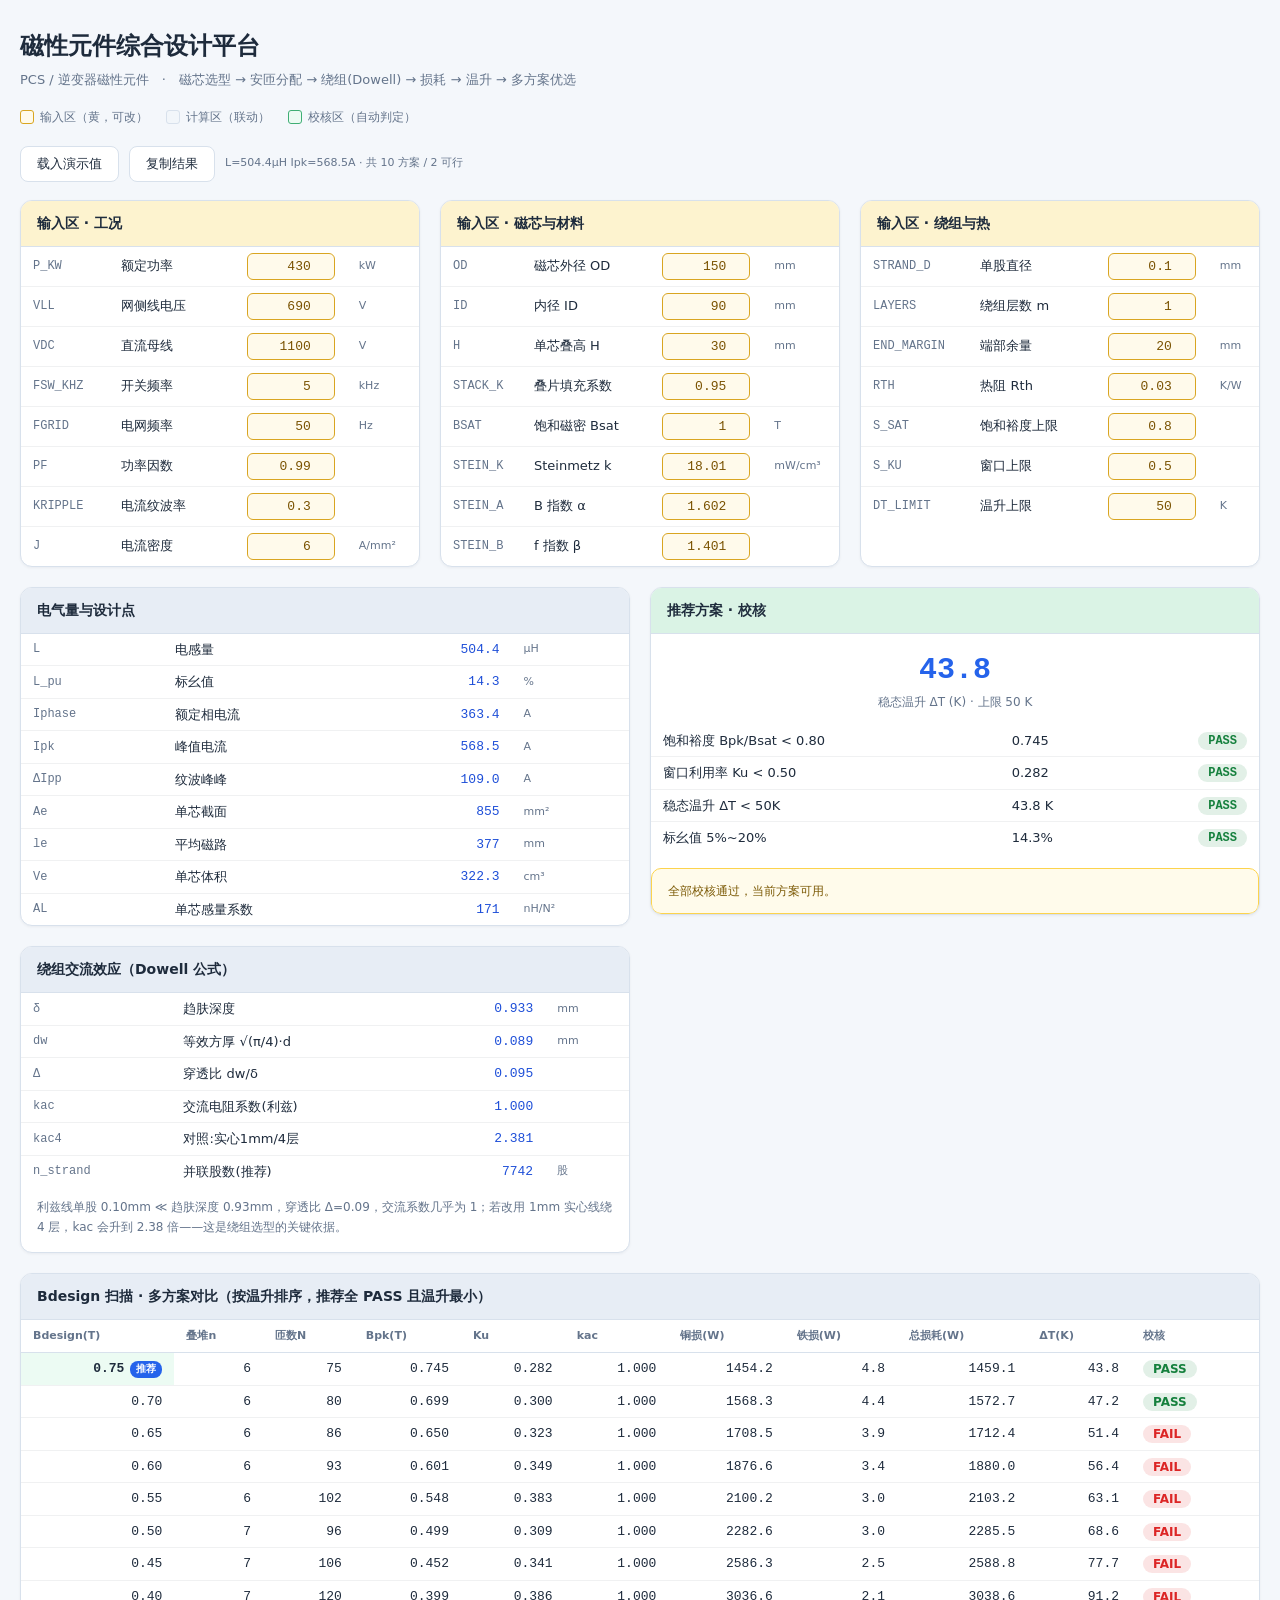
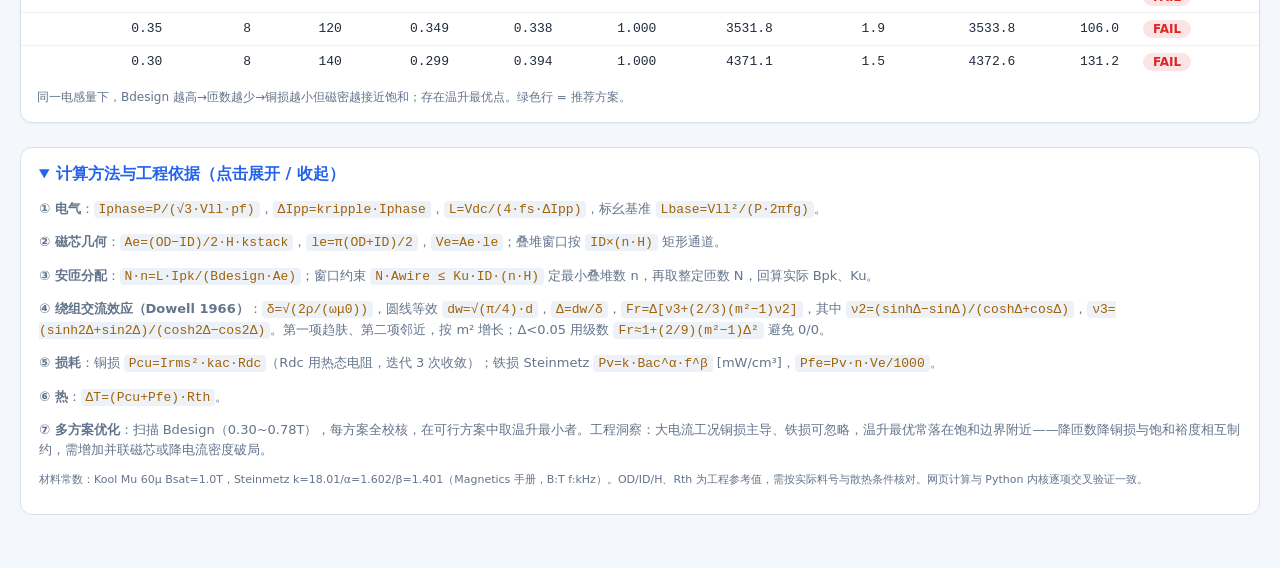
<file: apps/magnetics/index.html>
<!DOCTYPE html>
<html lang="zh-CN">
<head>
<meta charset="UTF-8">
<meta name="viewport" content="width=device-width, initial-scale=1.0">
<title>磁性元件综合设计平台</title>
<style>
  :root{
    --bg:#f4f7fb; --panel:#ffffff; --panel2:#edf2f8; --line:#d8e1ec;
    --txt:#1e2b3c; --sub:#64748b; --acc:#2563eb;
    --in:#fffaeb; --in-line:#d9a521; --calc:#f2f6fa; --chk:#ecfbf3; --chk-line:#3fae74;
    --pass:#15803d; --fail:#dc2626; --warn:#b45309;
  }
  *{box-sizing:border-box}
  body{margin:0;background:var(--bg);color:var(--txt);
    font-family:"Segoe UI","Microsoft YaHei",system-ui,sans-serif;line-height:1.5}
  .wrap{max-width:1300px;margin:0 auto;padding:28px 20px 60px}
  h1{font-size:24px;margin:0 0 6px}
  .sub{color:var(--sub);font-size:13px;margin-bottom:18px}
  .legend{display:flex;gap:18px;flex-wrap:wrap;font-size:12px;color:var(--sub);margin-bottom:20px}
  .legend span{display:inline-flex;align-items:center;gap:6px}
  .sw{width:14px;height:14px;border-radius:3px;display:inline-block}
  .sw.in{background:var(--in);border:1px solid var(--in-line)}
  .sw.calc{background:var(--calc);border:1px solid var(--line)}
  .sw.chk{background:var(--chk);border:1px solid var(--chk-line)}
  .bar{display:flex;gap:10px;flex-wrap:wrap;margin-bottom:18px;align-items:center}
  button{background:var(--panel);color:var(--txt);border:1px solid var(--line);
    padding:8px 16px;border-radius:8px;cursor:pointer;font-size:13px}
  button:hover{border-color:var(--acc)}
  .grid{display:grid;grid-template-columns:1fr 1fr;gap:20px}
  .grid3{display:grid;grid-template-columns:1fr 1fr 1fr;gap:20px}
  @media(max-width:1000px){.grid,.grid3{grid-template-columns:1fr}}
  .card{background:var(--panel);border:1px solid var(--line);border-radius:12px;overflow:hidden;
    box-shadow:0 1px 3px rgba(15,23,42,.05)}
  .card h2{font-size:14px;margin:0;padding:12px 16px;background:var(--panel2);
    border-bottom:1px solid var(--line)}
  .card.in h2{background:#fdf3cf}
  .card.calc h2{background:#e7edf5}
  .card.chk h2{background:#daf3e5}
  table{width:100%;border-collapse:collapse;font-size:13px}
  th{color:var(--sub);font-weight:600;font-size:11px;text-align:left;
    padding:8px 12px;border-bottom:1px solid var(--line)}
  td{padding:6px 12px;border-bottom:1px solid rgba(15,23,42,.06)}
  tr:last-child td{border-bottom:none}
  .sym{color:var(--sub);font-family:Consolas,monospace;font-size:12px}
  .unit{color:var(--sub);font-size:11px;white-space:nowrap}
  td.val,td.res{text-align:right;font-family:Consolas,"Microsoft YaHei",monospace;font-variant-numeric:tabular-nums}
  input{width:88px;background:var(--in);border:1px solid var(--in-line);color:#7a5200;
    padding:5px 8px;border-radius:6px;text-align:right;font-family:Consolas,monospace;font-size:13px}
  input:focus{outline:2px solid var(--acc);border-color:var(--acc)}
  .calc-val{color:#1d4ed8}
  .full{grid-column:1/-1}
  .chkbox{font-weight:700;padding:2px 10px;border-radius:20px;font-size:12px}
  .chkbox.PASS{color:var(--pass);background:rgba(21,128,61,.12)}
  .chkbox.FAIL{color:var(--fail);background:rgba(220,38,38,.12)}
  .note{color:var(--sub);font-size:12px;padding:10px 16px 14px;line-height:1.7}
  details{margin-top:24px;background:var(--panel);border:1px solid var(--line);border-radius:12px;padding:14px 18px}
  summary{cursor:pointer;font-weight:600;color:var(--acc)}
  details p,details li{color:var(--sub);font-size:13px}
  code{background:var(--panel2);padding:1px 5px;border-radius:4px;color:#a16207}
  .small{font-size:11px;color:var(--sub)}
  .sugg{background:#fffbeb;border:1px solid #fcd34d;border-radius:10px;padding:12px 16px;
    font-size:12px;color:#7c5a06;margin-top:14px;line-height:1.7}
  .bigres{text-align:center;padding:14px}
  .bigres .num{font-size:30px;font-weight:700;color:var(--acc);font-family:Consolas,monospace}
  .bigres .lbl{font-size:12px;color:var(--sub)}
  .scheme-table td.best{background:#ecfbf3;font-weight:700}
  .tag{display:inline-block;font-size:10px;padding:1px 6px;border-radius:8px;background:var(--acc);color:#fff;margin-left:6px}
  .kv{display:flex;flex-wrap:wrap;gap:8px;padding:12px 16px}
  .kv div{background:var(--calc);border-radius:6px;padding:6px 10px;flex:1;min-width:80px}
  .kv .k{font-size:11px;color:var(--sub)}
  .kv .v{font-family:Consolas,monospace;font-size:14px;color:var(--txt)}
</style>
</head>
<body>
<div class="wrap">
  <h1>磁性元件综合设计平台</h1>
  <div class="sub">PCS / 逆变器磁性元件　·　磁芯选型 → 安匝分配 → 绕组(Dowell) → 损耗 → 温升 → 多方案优选</div>
  <div class="legend">
    <span><i class="sw in"></i>输入区（黄，可改）</span>
    <span><i class="sw calc"></i>计算区（联动）</span>
    <span><i class="sw chk"></i>校核区（自动判定）</span>
  </div>
  <div class="bar">
    <button onclick="loadDemo()">载入演示值</button>
    <button onclick="copyReport()">复制结果</button>
    <span class="small" id="hint"></span>
  </div>
  <div class="grid3">
    <div class="card in">
      <h2>输入区 · 工况</h2>
      <table><tbody id="tbOp"></tbody></table>
    </div>
    <div class="card in">
      <h2>输入区 · 磁芯与材料</h2>
      <table><tbody id="tbCore"></tbody></table>
    </div>
    <div class="card in">
      <h2>输入区 · 绕组与热</h2>
      <table><tbody id="tbWind"></tbody></table>
    </div>
  </div>

  <div class="grid" style="margin-top:20px">
    <div>
      <div class="card calc">
        <h2>电气量与设计点</h2>
        <table><tbody id="tbElec"></tbody></table>
      </div>
      <div class="card calc" style="margin-top:20px">
        <h2>绕组交流效应（Dowell 公式）</h2>
        <table><tbody id="tbDowell"></tbody></table>
        <div id="dowellNote" class="note"></div>
      </div>
    </div>
    <div>
      <div class="card chk">
        <h2>推荐方案 · 校核</h2>
        <div class="bigres"><div class="num" id="bigT">--</div><div class="lbl">稳态温升 ΔT (K) · 上限 <span id="dtlim"></span> K</div></div>
        <table><tbody id="tbChk"></tbody></table>
        <div id="sugg" class="sugg"></div>
      </div>
    </div>
  </div>

  <div class="card calc" style="margin-top:20px">
    <h2>Bdesign 扫描 · 多方案对比（按温升排序，推荐全 PASS 且温升最小）</h2>
    <div style="overflow-x:auto"><table class="scheme-table" id="tbSchemes"></table></div>
    <div class="note">同一电感量下，Bdesign 越高→匝数越少→铜损越小但磁密越接近饱和；存在温升最优点。绿色行 = 推荐方案。</div>
  </div>

  <details open>
    <summary>计算方法与工程依据（点击展开 / 收起）</summary>
    <div id="method"></div>
  </details>
</div>

<!-- ============ 纯计算内核（与 calc_core.py 逐项一致，verify_web.js 抽取此处校验） ============ -->
<script id="core">
var MU0 = 4e-7 * Math.PI;
function sinh(x){ return (Math.exp(x)-Math.exp(-x))/2; }
function cosh(x){ return (Math.exp(x)+Math.exp(-x))/2; }

function skinDepth(rho, f){ return Math.sqrt(2*rho/(2*Math.PI*f*MU0)); }

function dowellKac(strandDmm, fHz, layers, rho, tempK){
  rho = (rho===undefined)?1.72e-8:rho; tempK=(tempK===undefined)?0:tempK;
  var rhoT = rho*(1+0.00393*tempK);
  var delta = skinDepth(rhoT, fHz);
  var dw = Math.sqrt(Math.PI/4)*strandDmm*1e-3;
  var D = dw/delta;
  var m = Math.max(1, layers), fr;
  if(D < 0.05){ fr = 1 + (2/9)*(m*m-1)*D*D; }
  else{
    var nu2 = (sinh(D)-Math.sin(D))/(cosh(D)+Math.cos(D));
    var nu3 = (sinh(2*D)+Math.sin(2*D))/(cosh(2*D)-Math.cos(2*D));
    fr = D*(nu3 + (2/3)*(m*m-1)*nu2);
  }
  return {kac:fr, delta_mm:delta*1e3, dw_mm:dw*1e3, D:D};
}

function geom(p){
  var Ae=(p.OD-p.ID)/2*p.H*p.STACK_K*1e-6;
  var le=Math.PI*(p.OD+p.ID)/2*1e-3;
  return {Ae:Ae, Ae_mm2:Ae*1e6, le:le, le_mm:le*1e3, Ve:Ae*le*1e6};
}

function electrical(p){
  var iphase=p.P_KW*1000/(Math.sqrt(3)*p.VLL*p.PF);
  var dip=p.KRIPPLE*iphase;
  var L=p.VDC/(4*p.FSW_KHZ*1000*dip);
  var zbase=p.VLL*p.VLL/(p.P_KW*1000);
  var lbase=zbase/(2*Math.PI*p.FGRID);
  var ipk=iphase*Math.SQRT2+dip/2;
  var irms=Math.sqrt(iphase*iphase+Math.pow(dip/Math.sqrt(12),2));
  return {iphase:iphase, dip_pp:dip, L:L, L_uH:L*1e6, lpu:L/lbase, lpu_pct:L/lbase*100,
          ipk:ipk, irms:irms, zbase:zbase, lbase:lbase};
}

function oneScheme(Bd, el, gm, p){
  var L=el.L, Ipk=el.ipk, Irms=el.irms, Ae=gm.Ae, Ve=gm.Ve;
  var AN=L*Ipk/(Bd*Ae);
  var Acu=Irms/p.J;
  var aStrand=Math.PI/4*p.STRAND_D*p.STRAND_D;
  var nStrand=Math.ceil(Acu/aStrand);
  var Awire=nStrand*aStrand;
  var nMin=Math.sqrt(AN*Awire/(0.40*p.ID*p.H));
  var n=Math.max(1,Math.ceil(nMin));
  var N=Math.max(1,Math.round(AN/n));
  var bpk=L*Ipk/(N*n*Ae);
  var AwStack=p.ID*(n*p.H);
  var ku=N*Awire/AwStack;
  var stackH=n*p.H;
  var mlt=(2*stackH+(p.OD-p.ID)+p.END_MARGIN)*1e-3;

  var dT=25, kac, rdc, rac, pcu, bac, pv, pfe, ptotal, dwt;
  for(var it=0; it<3; it++){
    dwt=dowellKac(p.STRAND_D, p.FSW_KHZ*1e3, p.LAYERS, p.RHO_CU, dT);
    kac=dwt.kac;
    var rhoT=p.RHO_CU*(1+0.00393*dT);
    rdc=rhoT*N*mlt/(Awire*1e-6);
    rac=kac*rdc;
    pcu=Irms*Irms*rac;
    var dBac=L*el.dip_pp/(N*n*Ae);
    bac=dBac/2;
    pv=p.STEIN_K*Math.pow(bac,p.STEIN_A)*Math.pow(p.FSW_KHZ,p.STEIN_B);
    pfe=pv*(n*Ve)/1000;
    ptotal=pcu+pfe;
    var dTnew=ptotal*p.RTH;
    if(Math.abs(dTnew-dT)<0.01){ dT=dTnew; break; }
    dT=dTnew;
  }
  var sat=bpk/p.BSAT;
  var okSat=sat<p.S_SAT, okKu=ku<p.S_KU, okDt=dT<p.DT_LIMIT;
  return {Bdesign:Bd, AN:AN, n:n, N:N, n_strand:nStrand, Awire:Awire,
    bpk:bpk, sat_margin:sat, ku:ku, Aw_stack:AwStack, stack_h:stackH,
    mlt:mlt, kac:kac, delta_mm:dwt.delta_mm, dw_mm:dwt.dw_mm, Dpen:dwt.D,
    rdc:rdc, rac:rac, pcu:pcu, bac:bac, pv:pv, pfe:pfe, ptotal:ptotal, dT:dT,
    ok_sat:okSat, ok_ku:okKu, ok_dt:okDt, all_ok:(okSat&&okKu&&okDt)};
}

function solve(p){
  var el=electrical(p), gm=geom(p), schemes=[];
  var bd=p.BD_START;
  for(; bd<=p.BD_END+1e-9; bd+=p.BD_STEP){ schemes.push(oneScheme(bd,el,gm,p)); }
  var feasible=schemes.filter(function(s){return s.all_ok;});
  var pool=feasible.length?feasible:schemes;
  var best=pool.reduce(function(a,b){return b.dT<a.dT?b:a;},pool[0]);
  return {el:el, gm:gm, schemes:schemes, best:best, has_feasible:feasible.length>0};
}
</script>

<script>
var DEMO={
  P_KW:430, VLL:690, FGRID:50, VDC:1100, FSW_KHZ:5, PF:0.99, KRIPPLE:0.30, J:6,
  OD:150, ID:90, H:30, STACK_K:0.95, BSAT:1.0, MU_E:60,
  STEIN_K:18.01, STEIN_A:1.602, STEIN_B:1.401,
  STRAND_D:0.10, LAYERS:1, END_MARGIN:20,
  RHO_CU:1.72e-8, ALPHA_CU:0.00393, RTH:0.030,
  S_SAT:0.80, S_KU:0.50, DT_LIMIT:50,
  BD_START:0.30, BD_END:0.78, BD_STEP:0.05
};
var FIELDS_OP=[
  ['P_KW','额定功率','kW'],['VLL','网侧线电压','V'],['VDC','直流母线','V'],
  ['FSW_KHZ','开关频率','kHz'],['FGRID','电网频率','Hz'],['PF','功率因数',''],
  ['KRIPPLE','电流纹波率',''],['J','电流密度','A/mm²']
];
var FIELDS_CORE=[
  ['OD','磁芯外径 OD','mm'],['ID','内径 ID','mm'],['H','单芯叠高 H','mm'],
  ['STACK_K','叠片填充系数',''],['BSAT','饱和磁密 Bsat','T'],
  ['STEIN_K','Steinmetz k','mW/cm³'],['STEIN_A','B 指数 α',''],['STEIN_B','f 指数 β','']
];
var FIELDS_WIND=[
  ['STRAND_D','单股直径','mm'],['LAYERS','绕组层数 m',''],
  ['END_MARGIN','端部余量','mm'],['RTH','热阻 Rth','K/W'],
  ['S_SAT','饱和裕度上限',''],['S_KU','窗口上限',''],['DT_LIMIT','温升上限','K']
];
var cur=Object.assign({},DEMO), R=null;
function fmt(v,d){ d=(d===undefined)?3:d; return Number(v).toFixed(d); }
function buildInputs(target, fields){
  var h='';
  fields.forEach(function(f){
    h+='<tr><td class="sym">'+f[0]+'</td><td>'+f[1]+'</td>'+
       '<td class="val"><input type="number" step="any" id="i_'+f[0]+'" value="'+cur[f[0]]+'"></td>'+
       '<td class="unit">'+f[2]+'</td></tr>';
  });
  document.getElementById(target).innerHTML=h;
}
function bindInputs(fields){
  fields.forEach(function(f){
    var el=document.getElementById('i_'+f[0]);
    if(el) el.addEventListener('input',function(){
      var v=parseFloat(this.value); if(!isNaN(v)){ cur[f[0]]=v; recalc(); }
    });
  });
}
function loadDemo(){
  cur=Object.assign({},DEMO);
  buildInputs('tbOp',FIELDS_OP); buildInputs('tbCore',FIELDS_CORE); buildInputs('tbWind',FIELDS_WIND);
  bindInputs(FIELDS_OP); bindInputs(FIELDS_CORE); bindInputs(FIELDS_WIND); recalc();
}
function rowsHTML(rows){ return rows.map(function(r){return '<tr><td class="sym">'+r[0]+'</td><td>'+r[1]+'</td><td class="res calc-val">'+r[2]+'</td><td class="unit">'+(r[3]||'')+'</td></tr>';}).join(''); }
function chkHTML(c,label,detail){
  return '<tr><td>'+label+'</td><td>'+detail+'</td><td class="res"><span class="chkbox '+(c?'PASS':'FAIL')+'">'+(c?'PASS':'FAIL')+'</span></td></tr>';
}
function recalc(){
  R=solve(cur);
  var el=R.el, gm=R.gm, b=R.best;
  document.getElementById('hint').textContent='L='+fmt(el.L_uH,1)+'μH  Ipk='+fmt(el.ipk,1)+'A  ·  共 '+R.schemes.length+' 方案 / '+R.schemes.filter(function(s){return s.all_ok;}).length+' 可行';
  document.getElementById('dtlim').textContent=fmt(cur.DT_LIMIT,0);
  document.getElementById('tbElec').innerHTML=rowsHTML([
    ['L','电感量',fmt(el.L_uH,1),'μH'],
    ['L_pu','标幺值',fmt(el.lpu_pct,1),'%'],
    ['Iphase','额定相电流',fmt(el.iphase,1),'A'],
    ['Ipk','峰值电流',fmt(el.ipk,1),'A'],
    ['ΔIpp','纹波峰峰',fmt(el.dip_pp,1),'A'],
    ['Ae','单芯截面',fmt(gm.Ae_mm2,0),'mm²'],
    ['le','平均磁路',fmt(gm.le_mm,0),'mm'],
    ['Ve','单芯体积',fmt(gm.Ve,1),'cm³'],
    ['AL','单芯感量系数',fmt(cur.MU_E*MU0*gm.Ae/gm.le*1e9,0),'nH/N²']
  ]);
  var dwSol=dowellKac(cur.STRAND_D,cur.FSW_KHZ*1e3,cur.LAYERS,cur.RHO_CU,0);
  var solid=dowellKac(1.0,cur.FSW_KHZ*1e3,4,cur.RHO_CU,0);
  document.getElementById('tbDowell').innerHTML=rowsHTML([
    ['δ','趋肤深度',fmt(dwSol.delta_mm,3),'mm'],
    ['dw','等效方厚 √(π/4)·d',fmt(dwSol.dw_mm,3),'mm'],
    ['Δ','穿透比 dw/δ',fmt(dwSol.D,3),''],
    ['kac','交流电阻系数(利兹)',fmt(dwSol.kac,3),''],
    ['kac4','对照:实心1mm/4层',fmt(solid.kac,3),''],
    ['n_strand','并联股数(推荐)',fmt(b.n_strand,0),'股']
  ]);
  document.getElementById('dowellNote').innerHTML='利兹线单股 '+fmt(cur.STRAND_D,2)+'mm ≪ 趋肤深度 '+fmt(dwSol.delta_mm,2)+'mm，穿透比 Δ='+fmt(dwSol.D,2)+'，交流系数几乎为 1；若改用 1mm 实心线绕 4 层，kac 会升到 '+fmt(solid.kac,2)+' 倍——这是绕组选型的关键依据。';

  document.getElementById('bigT').textContent=fmt(b.dT,1);
  document.getElementById('tbChk').innerHTML=
    chkHTML(b.ok_sat,'饱和裕度 Bpk/Bsat < '+fmt(cur.S_SAT,2),fmt(b.sat_margin,3))+
    chkHTML(b.ok_ku,'窗口利用率 Ku < '+fmt(cur.S_KU,2),fmt(b.ku,3))+
    chkHTML(b.ok_dt,'稳态温升 ΔT < '+fmt(cur.DT_LIMIT,0)+'K',fmt(b.dT,1)+' K')+
    chkHTML(el.lpu>=0.05&&el.lpu<=0.20,'标幺值 5%~20%',fmt(el.lpu_pct,1)+'%');
  var sug=[];
  if(!R.has_feasible) sug.push('全部方案均未通过校核：温升/'+
    '磁密普遍偏高。建议增大磁芯叠堆数、降低电流密度 J、或改善散热（减小 Rth）。');
  if(!b.ok_dt && b.Bdesign>=cur.BD_END-1e-6) sug.push('温升最优解落在 Bdesign 扫描上限（饱和边界）：继续提高磁密会撞饱和，需增加并联磁芯 n 或降低电流密度 J 才能进一步降温升。');
  if(!b.ok_sat) sug.push('峰值磁密超饱和裕度：降低 Bdesign 或增加叠堆芯数 n。');
  document.getElementById('sugg').innerHTML=sug.length?('调整建议：<br>· '+sug.join('<br>· ')):'全部校核通过，当前方案可用。';

  var sh='<thead><tr><th>Bdesign(T)</th><th>叠堆n</th><th>匝数N</th><th>Bpk(T)</th><th>Ku</th><th>kac</th><th>铜损(W)</th><th>铁损(W)</th><th>总损耗(W)</th><th>ΔT(K)</th><th>校核</th></tr></thead><tbody>';
  R.schemes.slice().sort(function(a,b){return a.dT-b.dT;}).forEach(function(s){
    var isBest=(s===b);
    sh+='<tr'+(isBest?' class="best"':'')+'>'+
      '<td class="res'+(isBest?' best':'')+'">'+fmt(s.Bdesign,2)+(isBest?'<span class="tag">推荐</span>':'')+'</td>'+
      '<td class="res">'+s.n+'</td><td class="res">'+s.N+'</td>'+
      '<td class="res">'+fmt(s.bpk,3)+'</td><td class="res">'+fmt(s.ku,3)+'</td>'+
      '<td class="res">'+fmt(s.kac,3)+'</td><td class="res">'+fmt(s.pcu,1)+'</td>'+
      '<td class="res">'+fmt(s.pfe,1)+'</td><td class="res">'+fmt(s.ptotal,1)+'</td>'+
      '<td class="res">'+fmt(s.dT,1)+'</td>'+
      '<td><span class="chkbox '+(s.all_ok?'PASS':'FAIL')+'">'+(s.all_ok?'PASS':'FAIL')+'</span></td></tr>';
  });
  document.getElementById('tbSchemes').innerHTML=sh+'</tbody>';
}
function copyReport(){
  var b=R.best, el=R.el;
  var t=['磁性元件综合设计平台 · 结果',
    '工况: P='+cur.P_KW+'kW Vll='+cur.VLL+'V Vdc='+cur.VDC+'V fs='+cur.FSW_KHZ+'kHz',
    '电感 L='+fmt(el.L_uH,1)+'μH (标幺 '+fmt(el.lpu_pct,1)+'%), Ipk='+fmt(el.ipk,1)+'A',
    '推荐: Bdesign='+fmt(b.Bdesign,2)+'T, '+b.n+'芯叠堆, N='+b.N+'匝, '+b.n_strand+'股并绕',
    'Bpk='+fmt(b.bpk,3)+'T(裕度'+fmt(b.sat_margin,3)+'), Ku='+fmt(b.ku,3)+', kac='+fmt(b.kac,3),
    '铜损='+fmt(b.pcu,1)+'W, 铁损='+fmt(b.pfe,1)+'W, 总损耗='+fmt(b.ptotal,1)+'W',
    '温升 ΔT='+fmt(b.dT,1)+'K (上限'+cur.DT_LIMIT+'K), 判定:'+(b.all_ok?'PASS':'FAIL')].join('\n');
  if(navigator.clipboard) navigator.clipboard.writeText(t).then(function(){alert('结果已复制');});
  else alert(t);
}
document.getElementById('method').innerHTML=
  '<p><b>① 电气</b>：<code>Iphase=P/(√3·Vll·pf)</code>，<code>ΔIpp=kripple·Iphase</code>，'+
  '<code>L=Vdc/(4·fs·ΔIpp)</code>，标幺基准 <code>Lbase=Vll²/(P·2πfg)</code>。</p>'+
  '<p><b>② 磁芯几何</b>：<code>Ae=(OD−ID)/2·H·kstack</code>，<code>le=π(OD+ID)/2</code>，'+
  '<code>Ve=Ae·le</code>；叠堆窗口按 <code>ID×(n·H)</code> 矩形通道。</p>'+
  '<p><b>③ 安匝分配</b>：<code>N·n=L·Ipk/(Bdesign·Ae)</code>；窗口约束 '+
  '<code>N·Awire ≤ Ku·ID·(n·H)</code> 定最小叠堆数 n，再取整定匝数 N，回算实际 Bpk、Ku。</p>'+
  '<p><b>④ 绕组交流效应（Dowell 1966）</b>：<code>δ=√(2ρ/(ωμ0))</code>，圆线等效 '+
  '<code>dw=√(π/4)·d</code>，<code>Δ=dw/δ</code>，'+
  '<code>Fr=Δ[ν3+(2/3)(m²−1)ν2]</code>，其中 '+
  '<code>ν2=(sinhΔ−sinΔ)/(coshΔ+cosΔ)</code>，'+
  '<code>ν3=(sinh2Δ+sin2Δ)/(cosh2Δ−cos2Δ)</code>。第一项趋肤、第二项邻近，按 m² 增长；'+
  'Δ&lt;0.05 用级数 <code>Fr≈1+(2/9)(m²−1)Δ²</code> 避免 0/0。</p>'+
  '<p><b>⑤ 损耗</b>：铜损 <code>Pcu=Irms²·kac·Rdc</code>（Rdc 用热态电阻，迭代 3 次收敛）；'+
  '铁损 Steinmetz <code>Pv=k·Bac^α·f^β</code> [mW/cm³]，<code>Pfe=Pv·n·Ve/1000</code>。</p>'+
  '<p><b>⑥ 热</b>：<code>ΔT=(Pcu+Pfe)·Rth</code>。</p>'+
  '<p><b>⑦ 多方案优化</b>：扫描 Bdesign（0.30~0.78T），每方案全校核，'+
  '在可行方案中取温升最小者。工程洞察：大电流工况铜损主导、铁损可忽略，'+
  '温升最优常落在饱和边界附近——降匝数降铜损与饱和裕度相互制约，需增加并联磁芯或降电流密度破局。</p>'+
  '<p class="small">材料常数：Kool Mu 60μ Bsat=1.0T，Steinmetz k=18.01/α=1.602/β=1.401（Magnetics 手册，B:T f:kHz）。'+
  'OD/ID/H、Rth 为工程参考值，需按实际料号与散热条件核对。网页计算与 Python 内核逐项交叉验证一致。</p>';
loadDemo();
</script>
</body>
</html>
</file>
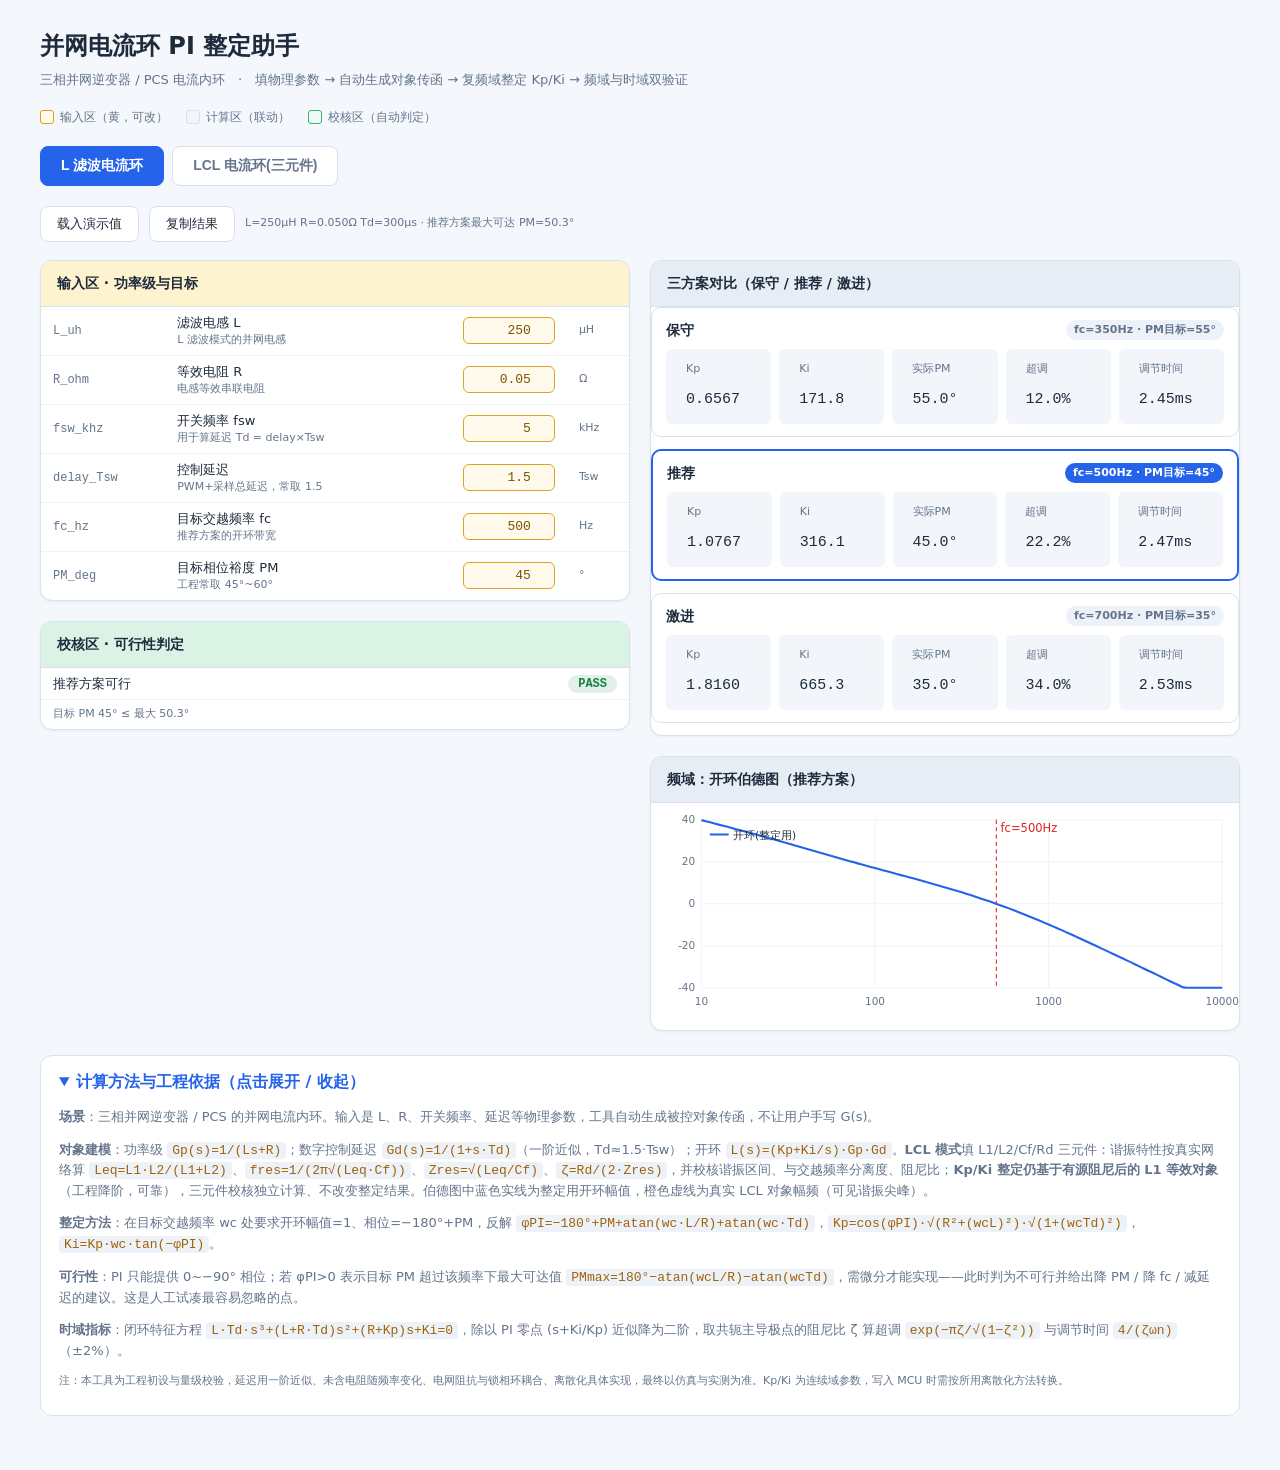
<file: apps/pi/index.html>
<!DOCTYPE html>
<html lang="zh-CN">
<head>
<meta charset="UTF-8">
<meta name="viewport" content="width=device-width, initial-scale=1.0">
<title>并网电流环 PI 整定助手</title>
<style>
  :root{
    --bg:#f4f7fb; --panel:#ffffff; --panel2:#edf2f8; --line:#d8e1ec;
    --txt:#1e2b3c; --sub:#64748b; --acc:#2563eb;
    --in:#fffaeb; --in-line:#d9a521; --calc:#f2f6fa; --chk:#ecfbf3; --chk-line:#3fae74;
    --pass:#15803d; --fail:#dc2626; --warn:#b45309;
  }
  *{box-sizing:border-box}
  body{margin:0;background:var(--bg);color:var(--txt);
    font-family:"Segoe UI","Microsoft YaHei",system-ui,sans-serif;line-height:1.5}
  .wrap{max-width:1240px;margin:0 auto;padding:28px 20px 60px}
  h1{font-size:24px;margin:0 0 6px}
  .sub{color:var(--sub);font-size:13px;margin-bottom:18px}
  .legend{display:flex;gap:18px;flex-wrap:wrap;font-size:12px;color:var(--sub);margin-bottom:20px}
  .legend span{display:inline-flex;align-items:center;gap:6px}
  .sw{width:14px;height:14px;border-radius:3px;display:inline-block}
  .sw.in{background:var(--in);border:1px solid var(--in-line)}
  .sw.calc{background:var(--calc);border:1px solid var(--line)}
  .sw.chk{background:var(--chk);border:1px solid var(--chk-line)}
  .bar{display:flex;gap:10px;flex-wrap:wrap;margin-bottom:18px;align-items:center}
  button{background:var(--panel);color:var(--txt);border:1px solid var(--line);
    padding:8px 16px;border-radius:8px;cursor:pointer;font-size:13px}
  button:hover{border-color:var(--acc)}
  .tabs{display:flex;gap:8px;margin-bottom:20px;flex-wrap:wrap}
  .tab{background:var(--panel);border:1px solid var(--line);color:var(--sub);
    padding:10px 20px;border-radius:8px;cursor:pointer;font-size:14px;font-weight:600}
  .tab.active{background:var(--acc);color:#fff;border-color:var(--acc)}
  .grid{display:grid;grid-template-columns:1fr 1fr;gap:20px}
  @media(max-width:900px){.grid{grid-template-columns:1fr}}
  .card{background:var(--panel);border:1px solid var(--line);border-radius:12px;overflow:hidden;
    box-shadow:0 1px 3px rgba(15,23,42,.05)}
  .card h2{font-size:14px;margin:0;padding:12px 16px;background:var(--panel2);
    border-bottom:1px solid var(--line)}
  .card.in h2{background:#fdf3cf}
  .card.calc h2{background:#e7edf5}
  .card.chk h2{background:#daf3e5}
  table{width:100%;border-collapse:collapse;font-size:13px}
  th{color:var(--sub);font-weight:600;font-size:11px;text-align:left;
    padding:8px 12px;border-bottom:1px solid var(--line)}
  td{padding:6px 12px;border-bottom:1px solid rgba(15,23,42,.06)}
  tr:last-child td{border-bottom:none}
  .sym{color:var(--sub);font-family:Consolas,monospace;font-size:12px}
  .unit{color:var(--sub);font-size:11px;white-space:nowrap}
  td.val,td.res{text-align:right;font-family:Consolas,"Microsoft YaHei",monospace;font-variant-numeric:tabular-nums}
  input{width:92px;background:var(--in);border:1px solid var(--in-line);color:#7a5200;
    padding:5px 8px;border-radius:6px;text-align:right;font-family:Consolas,monospace;font-size:13px}
  input:focus{outline:2px solid var(--acc);border-color:var(--acc)}
  .calc-val{color:#1d4ed8}
  .full{grid-column:1/-1}
  .chkbox{font-weight:700;padding:2px 10px;border-radius:20px;font-size:12px}
  .chkbox.PASS{color:var(--pass);background:rgba(21,128,61,.12)}
  .chkbox.FAIL{color:var(--fail);background:rgba(220,38,38,.12)}
  .note{color:var(--sub);font-size:12px;padding:10px 16px 14px;line-height:1.7}
  details{margin-top:24px;background:var(--panel);border:1px solid var(--line);border-radius:12px;padding:14px 18px}
  summary{cursor:pointer;font-weight:600;color:var(--acc)}
  details p,details li{color:var(--sub);font-size:13px}
  code{background:var(--panel2);padding:1px 5px;border-radius:4px;color:#a16207}
  .bigres{text-align:center;padding:12px}
  .bigres .num{font-size:30px;font-weight:700;color:var(--acc);font-family:Consolas,monospace}
  .bigres .lbl{font-size:12px;color:var(--sub)}
  .small{font-size:11px;color:var(--sub)}
  .sugg{background:#fffbeb;border:1px solid #fcd34d;border-radius:10px;padding:12px 16px;
    font-size:12px;color:#7c5a06;margin-top:14px;line-height:1.7}
  .scheme{border:1px solid var(--line);border-radius:10px;padding:12px 14px;margin-bottom:12px}
  .scheme.rec{border:2px solid var(--acc)}
  .scheme h3{margin:0 0 8px;font-size:14px;display:flex;justify-content:space-between;align-items:center}
  .badge{font-size:11px;padding:2px 8px;border-radius:12px;background:var(--panel2);color:var(--sub)}
  .scheme.rec .badge{background:var(--acc);color:#fff}
  .kv{display:flex;flex-wrap:wrap;gap:8px}
  .kv div{background:var(--calc);border-radius:6px;padding:6px 10px;flex:1;min-width:70px}
  .kv .k{font-size:11px;color:var(--sub)}
  .kv .v{font-family:Consolas,monospace;font-size:15px;color:var(--txt)}
  .plot{width:100%;height:auto}
  .invalid{color:var(--fail);font-size:13px;font-weight:600;padding:8px 0}
</style>
</head>
<body>
<div class="wrap">
  <h1>并网电流环 PI 整定助手</h1>
  <div class="sub">三相并网逆变器 / PCS 电流内环　·　填物理参数 → 自动生成对象传函 → 复频域整定 Kp/Ki → 频域与时域双验证</div>
  <div class="legend">
    <span><i class="sw in"></i>输入区（黄，可改）</span>
    <span><i class="sw calc"></i>计算区（联动）</span>
    <span><i class="sw chk"></i>校核区（自动判定）</span>
  </div>
  <div class="tabs" id="tabs"></div>
  <div class="bar">
    <button onclick="loadDemo()">载入演示值</button>
    <button onclick="copyReport()">复制结果</button>
    <span class="small" id="hint"></span>
  </div>
  <div class="grid">
    <div>
      <div class="card in">
        <h2>输入区 · 功率级与目标</h2>
        <table><tbody id="tbIn"></tbody></table>
      </div>
      <div class="card chk" style="margin-top:20px">
        <h2>校核区 · 可行性判定</h2>
        <table><tbody id="tbChk"></tbody></table>
        <div id="sugg" class="sugg"></div>
      </div>
    </div>
    <div>
      <div class="card calc">
        <h2>三方案对比（保守 / 推荐 / 激进）</h2>
        <div id="schemes"></div>
      </div>
      <div class="card calc" style="margin-top:20px">
        <h2>频域：开环伯德图（推荐方案）</h2>
        <svg id="bode" class="plot" viewBox="0 0 560 210" role="img" aria-label="开环伯德图示意"></svg>
      </div>
    </div>
  </div>

  <details open>
    <summary>计算方法与工程依据（点击展开 / 收起）</summary>
    <div id="method"></div>
  </details>
</div>

<!-- ============ 纯计算内核（与 calc_core.py 逐项一致，verify_web.js 抽取此处校验） ============ -->
<script id="core">
function quadRoots(a,b,c){
  var d=b*b-4*a*c;
  if(d>=0){ var s=Math.sqrt(d); return [{re:(-b+s)/(2*a),im:0},{re:(-b-s)/(2*a),im:0}]; }
  var s=Math.sqrt(-d); return [{re:-b/(2*a),im:s/(2*a)},{re:-b/(2*a),im:-s/(2*a)}];
}
function timeDomain(den,z){
  var a3=den[0],a2=den[1],a1=den[2];
  var q1=a2-a3*z, q0=a1-q1*z;
  var rr=quadRoots(a3,q1,q0);
  var cp=rr.filter(function(r){return r.im>1e-9;});
  if(!cp.length){
    var mn=1e18; rr.forEach(function(r){ if(Math.abs(r.re)>1e-12) mn=Math.min(mn,Math.abs(r.re)); });
    return {ov:0, ts:4/mn};
  }
  var r=cp[0], wn=Math.sqrt(r.re*r.re+r.im*r.im), zeta=-r.re/wn;
  zeta=Math.min(Math.max(zeta,1e-4),0.999);
  var ov=Math.exp(-Math.PI*zeta/Math.sqrt(1-zeta*zeta))*100;
  var ts=4/(zeta*wn)*1000;
  return {ov:ov, ts:ts};
}
function tuneOne(L,R,Td,fc,PMdeg){
  var wc=2*Math.PI*fc;
  var ph_gp=Math.atan2(wc*L,R)*180/Math.PI;
  var ph_dl=Math.atan(wc*Td)*180/Math.PI;
  var pm_max=180-ph_gp-ph_dl;
  var phi=-180+PMdeg+ph_gp+ph_dl;
  var feasible=(phi>-90 && phi<=0 && pm_max>0);
  if(!feasible){
    return {feasible:false, Kp:null, Ki:null, pm_max:pm_max, phi:phi,
      ph_gp:ph_gp, ph_dl:ph_dl, PM_req:PMdeg, fc:fc,
      reason:(phi>0?'相位裕度要求超过该频率下最大值(需微分)':'目标频率过低/参数异常'),
      ov:null, ts:null, PM_act:null};
  }
  var phir=phi*Math.PI/180;
  var Kp=Math.cos(phir)*Math.sqrt(R*R+Math.pow(wc*L,2))*Math.sqrt(1+Math.pow(wc*Td,2));
  var Ki=Kp*wc*Math.tan(-phir);
  var den=[L*Td, L+R*Td, R+Kp, Ki];
  var td=timeDomain(den, Ki/Kp);
  var mag_gp=1/Math.sqrt(R*R+Math.pow(wc*L,2));
  var mag_dl=1/Math.sqrt(1+Math.pow(wc*Td,2));
  var mag_pi=Math.sqrt(Kp*Kp+Math.pow(Ki/wc,2));
  var mag_ol=mag_pi*mag_gp*mag_dl;
  var phase_ol=-Math.atan2(Ki/wc,Kp)*180/Math.PI - ph_gp - ph_dl;
  var PM_act=180+phase_ol;
  return {feasible:true, Kp:Kp, Ki:Ki, pm_max:pm_max, phi:phi,
    ph_gp:ph_gp, ph_dl:ph_dl, PM_req:PMdeg, fc:fc,
    mag_ol:mag_ol, PM_act:PM_act, ov:td.ov, ts:td.ts, reason:''};
}
function lclMetrics(L1,L2,Cf,Rd,fg,fsw,fc){
  var Leq=L1*L2/(L1+L2);
  var fres=1/(2*Math.PI*Math.sqrt(Leq*Cf));
  var Zres=Math.sqrt(Leq/Cf);
  var zeta=Zres>0? Rd/(2*Zres):0;
  var ratio=fc>0? fres/fc:0;
  return {Leq:Leq,fres:fres,Zres:Zres,zeta:zeta,ratio:ratio,
    chk_range:(10*fg<fres && fres<0.5*fsw),
    chk_sep:(ratio>=2.0),
    chk_damp:(zeta>=0.15 && zeta<=1.0)};
}
function solve(p){
  var L=(p.filter==='LCL')? p.L1_uh*1e-6 : p.L_uh*1e-6;
  var R=p.R_ohm + ((p.filter==='LCL')? p.R_esr_extra : 0);
  var fsw=p.fsw_khz*1e3, Td=p.delay_Tsw/fsw;
  var fc0=p.fc_hz, pm0=p.PM_deg;
  var lcl=null;
  if(p.filter==='LCL'){
    lcl=lclMetrics(p.L1_uh*1e-6, p.L2_uh*1e-6, p.Cf_uf*1e-6,
                  p.Rd_ohm, p.fg_hz, fsw, fc0);
  }
  var schemes={
    '保守': tuneOne(L,R,Td,fc0*0.7, Math.min(pm0+10,75)),
    '推荐': tuneOne(L,R,Td,fc0,     pm0),
    '激进': tuneOne(L,R,Td,fc0*1.4, Math.max(pm0-10,20))
  };
  return {L:L,R:R,Td:Td,fsw:fsw,schemes:schemes,pm_max_rec:schemes['推荐'].pm_max,lcl:lcl};
}
var DEMO={filter:'L',L_uh:250,L1_uh:250,L2_uh:50,Cf_uf:270,Rd_ohm:0.5,fg_hz:50,
  R_ohm:0.05,R_esr_extra:0.02, fsw_khz:5,delay_Tsw:1.5,fc_hz:500,PM_deg:45};
</script>

<script>
var FIELDS=[
  ['L_uh','滤波电感 L','μH','L 滤波模式的并网电感'],
  ['L1_uh','逆变侧电感 L1','μH','LCL 模式：变流器侧电感'],
  ['L2_uh','网侧电感 L2','μH','LCL 模式：电网侧电感'],
  ['Cf_uf','滤波电容 Cf','μF','LCL 模式：并/串联滤波电容'],
  ['Rd_ohm','阻尼电阻 Rd','Ω','LCL 模式：Cf 串联阻尼电阻'],
  ['fg_hz','电网频率 fg','Hz','LCL 模式：谐振下限 =10·fg'],
  ['R_ohm','等效电阻 R','Ω','电感等效串联电阻'],
  ['R_esr_extra','附加等效 R','Ω','LCL 模式：有源阻尼折算的附加阻尼'],
  ['fsw_khz','开关频率 fsw','kHz','用于算延迟 Td = delay×Tsw'],
  ['delay_Tsw','控制延迟','Tsw','PWM+采样总延迟，常取 1.5'],
  ['fc_hz','目标交越频率 fc','Hz','推荐方案的开环带宽'],
  ['PM_deg','目标相位裕度 PM','°','工程常取 45°~60°'],
];
var LCL_ONLY=['L1_uh','L2_uh','Cf_uf','Rd_ohm','fg_hz','R_esr_extra'];
var L_ONLY=['L_uh'];
var cur=Object.assign({},DEMO), R=null;
function fmt(v,d){ d=(d===undefined)?3:d; return Number(v).toFixed(d); }

function buildTabs(){
  var h='';
  [['L','L 滤波电流环'],['LCL','LCL 电流环(三元件)']].forEach(function(t){
    h+='<button class="tab '+(cur.filter===t[0]?'active':'')+'" onclick="switchFilter(\''+t[0]+'\')">'+t[1]+'</button>';
  });
  document.getElementById('tabs').innerHTML=h;
}
function switchFilter(f){ cur.filter=f; buildTabs(); buildInputs(); recalc(); }

function buildInputs(){
  var h='';
  FIELDS.forEach(function(f){
    var show=(cur.filter==='L') ? (LCL_ONLY.indexOf(f[0])<0) : (L_ONLY.indexOf(f[0])<0);
    if(!show) return;
    h+='<tr><td class="sym">'+f[0]+'</td><td>'+f[1]+'<div class="small">'+f[3]+'</div></td>'+
       '<td class="val"><input type="number" step="any" id="i_'+f[0]+'" value="'+cur[f[0]]+'"></td>'+
       '<td class="unit">'+f[2]+'</td></tr>';
  });
  document.getElementById('tbIn').innerHTML=h;
  FIELDS.forEach(function(f){
    var el=document.getElementById('i_'+f[0]);
    if(el) el.addEventListener('input',function(){
      var v=parseFloat(this.value); if(!isNaN(v)){ cur[f[0]]=v; recalc(); }
    });
  });
}

function recalc(){
  R=solve(cur);
  var rec=R.schemes['推荐'];
  document.getElementById('hint').textContent =
    'L='+fmt(R.L*1e6,0)+'μH  R='+fmt(R.R,3)+'Ω  Td='+fmt(R.Td*1e6,0)+'μs  ·  推荐方案最大可达 PM='+fmt(R.pm_max_rec,1)+'°'
    + (R.lcl? '  ·  fres='+fmt(R.lcl.fres,0)+'Hz  ζ='+fmt(R.lcl.zeta,3) : '');

  // 校核区
  var chk=[], sug=[];
  var pmOK=rec.feasible && rec.PM_req<=rec.pm_max+0.5;
  chk.push(['推荐方案可行', pmOK, rec.feasible? ('目标 PM '+fmt(rec.PM_req,0)+'° ≤ 最大 '+fmt(rec.pm_max,1)+'°') : rec.reason]);
  if(!pmOK && rec.feasible===false) sug.push('目标相位裕度超过当前 fc 下最大可达值（'+fmt(rec.pm_max,1)+'°）：降低目标 PM、降低交越频率 fc，或减小控制延迟 Td（提升 fsw）。');
  Object.keys(R.schemes).forEach(function(n){
    var s=R.schemes[n];
    if(s.feasible && s.ov>35) sug.push(n+'方案超调 '+fmt(s.ov,1)+'% 偏大（>35%）：适当提高目标 PM。');
  });
  // LCL 谐振三项校核
  if(R.lcl){
    var q=R.lcl;
    chk.push(['谐振频率区间 10fg<fres<0.5fsw', q.chk_range,
      'fres='+fmt(q.fres,0)+'Hz，要求 '+fmt(10*cur.fg_hz,0)+'~'+fmt(0.5*R.fsw,0)+'Hz']);
    chk.push(['谐振/交越分离 fres/fc≥2', q.chk_sep,
      'fres/fc='+fmt(q.ratio,2)+'（fres='+fmt(q.fres,0)+'Hz, fc='+fmt(cur.fc_hz,0)+'Hz）']);
    chk.push(['阻尼比 0.15≤ζ≤1.0', q.chk_damp,
      'ζ='+fmt(q.zeta,3)+'，Zres='+fmt(q.Zres,3)+'Ω，Rd='+fmt(cur.Rd_ohm,3)+'Ω']);
    if(!q.chk_range) sug.push('谐振频率 fres='+fmt(q.fres,0)+'Hz 超出 [10fg, 0.5fsw]：增大 L1/L2/Cf 降 fres，或减小它们升 fres（谐振过高易混叠、过低易与工频/环流耦合）。');
    if(!q.chk_sep) sug.push('fres/fc='+fmt(q.ratio,2)+'<2，谐振峰靠近交越点会吃掉相位裕度：降低目标 fc，或调整 L/C 抬高 fres。');
    if(!q.chk_damp) sug.push('阻尼比 ζ='+fmt(q.zeta,3)+' 不在 [0.15,1]：调整串联阻尼电阻 Rd（或确认采用电容电流有源阻尼时此项按等效处理）。');
  }
  var ch='';
  chk.forEach(function(c){
    ch+='<tr><td>'+c[0]+'</td><td class="val"><span class="chkbox '+(c[1]?'PASS':'FAIL')+'">'+(c[1]?'PASS':'FAIL')+'</span></td></tr>'+
        '<tr><td colspan="2" class="unit">'+c[2]+'</td></tr>';
  });
  document.getElementById('tbChk').innerHTML=ch;
  var sd=document.getElementById('sugg');
  if(sug.length){ sd.innerHTML='<b>调整建议：</b><br>'+sug.map(function(s,i){return (i+1)+'. '+s;}).join('<br>'); sd.style.display='block'; }
  else sd.style.display='none';

  // 三方案
  var sh='';
  ['保守','推荐','激进'].forEach(function(n){
    var s=R.schemes[n];
    sh+='<div class="scheme '+(n==='推荐'?'rec':'')+'"><h3>'+n+' <span class="badge">fc='+fmt(s.fc,0)+'Hz · PM目标='+fmt(s.PM_req,0)+'°</span></h3>';
    if(!s.feasible){
      sh+='<div class="invalid">不可行：'+s.reason+'（该频率最大 PM='+fmt(s.pm_max,1)+'°）</div>';
    } else {
      sh+='<div class="kv">'+
        '<div><div class="k">Kp</div><div class="v">'+fmt(s.Kp,4)+'</div></div>'+
        '<div><div class="k">Ki</div><div class="v">'+fmt(s.Ki,1)+'</div></div>'+
        '<div><div class="k">实际PM</div><div class="v">'+fmt(s.PM_act,1)+'°</div></div>'+
        '<div><div class="k">超调</div><div class="v">'+fmt(s.ov,1)+'%</div></div>'+
        '<div><div class="k">调节时间</div><div class="v">'+fmt(s.ts,2)+'ms</div></div>'+
        '</div>';
    }
    sh+='</div>';
  });
  document.getElementById('schemes').innerHTML=sh;

  drawBode(rec);
}

function drawBode(s){
  var svg=document.getElementById('bode');
  if(!s.feasible){ svg.innerHTML='<text x="280" y="105" text-anchor="middle" fill="#dc2626" font-size="13">该方案不可行，无伯德图</text>'; return; }
  var W=560,H=210, L=48,Rr=16,T=16,B=34;
  var x0=L,y0=H-B,w=W-L-Rr,h=H-T-B;
  var fmin=10,fmax=10000;
  function X(f){ return x0 + (Math.log10(f)-Math.log10(fmin))/(Math.log10(fmax)-Math.log10(fmin))*w; }
  function Ymag(db){ return y0 - (db+40)/80*h; } // -40..40 dB
  var g='';
  // 网格
  [10,100,1000,10000].forEach(function(f){ g+='<line x1="'+X(f)+'" y1="'+T+'" x2="'+X(f)+'" y2="'+y0+'" stroke="#e2e8f0" stroke-width="0.5"/><text x="'+X(f)+'" y="'+(y0+16)+'" text-anchor="middle" font-size="10" fill="#64748b">'+f+'</text>'; });
  [-40,-20,0,20,40].forEach(function(db){ g+='<line x1="'+x0+'" y1="'+Ymag(db)+'" x2="'+(x0+w)+'" y2="'+Ymag(db)+'" stroke="#e2e8f0" stroke-width="0.5"/><text x="'+(x0-6)+'" y="'+(Ymag(db)+3)+'" text-anchor="end" font-size="10" fill="#64748b">'+db+'</text>'; });
  var Kp=s.Kp,Ki=s.Ki;
  var q=R.lcl;
  // LCL 模式：叠加真实三元件对象谐振峰 |G_LCL(jw)|（控制到网侧电流），展示谐振尖峰
  if(q){
    var L1=cur.L1_uh*1e-6, L2=cur.L2_uh*1e-6, Cf=cur.Cf_uf*1e-6, Rd=cur.Rd_ohm;
    var rp=[];
    for(var i=0;i<=220;i++){
      var f=fmin*Math.pow(fmax/fmin,i/220), wc=2*Math.PI*f;
      // G(s)=1/[L1·L2·Cf·s³ + Rd·Cf·(L1+L2)·s² + (L1+L2)·s]  (略去 R 小量)
      var re=Rd*Cf*(L1+L2)*wc*wc;                 // -s² 项实部
      var im=(L1+L2)*wc - L1*L2*Cf*wc*wc*wc;      // s 项与 s³ 项
      var mag=1/Math.sqrt(re*re+im*im);
      var db=20*Math.log10(mag);
      rp.push(X(f).toFixed(1)+','+Ymag(Math.max(-40,Math.min(40,db))).toFixed(1));
    }
    g+='<polyline points="'+rp.join(' ')+'" fill="none" stroke="#f59e0b" stroke-width="1.5" stroke-dasharray="4 3" opacity="0.85"/>';
  }
  // 开环幅值曲线 |L(jw)| = Kp*sqrt(1+(Ki/w)^2)/... 用对象+延迟
  var pts=[];
  for(var i=0;i<=120;i++){
    var f=fmin*Math.pow(fmax/fmin,i/120), wc=2*Math.PI*f;
    var magPi=Math.sqrt(Kp*Kp+Math.pow(Ki/wc,2));
    var magGp=1/Math.sqrt(Math.pow(R.R,2)+Math.pow(wc*R.L,2));
    var magDl=1/Math.sqrt(1+Math.pow(wc*R.Td,2));
    var db=20*Math.log10(magPi*magGp*magDl);
    pts.push(X(f).toFixed(1)+','+Ymag(Math.max(-40,Math.min(40,db))).toFixed(1));
  }
  g+='<polyline points="'+pts.join(' ')+'" fill="none" stroke="#2563eb" stroke-width="2"/>';
  // 交越频率标记
  var xc=X(s.fc);
  g+='<line x1="'+xc+'" y1="'+T+'" x2="'+xc+'" y2="'+y0+'" stroke="#dc2626" stroke-width="1" stroke-dasharray="4 3"/>';
  g+='<text x="'+(xc+4)+'" y="'+(T+12)+'" font-size="11" fill="#dc2626">fc='+fmt(s.fc,0)+'Hz</text>';
  // LCL 谐振峰标记
  if(q){
    var xr=X(q.fres);
    g+='<line x1="'+xr+'" y1="'+T+'" x2="'+xr+'" y2="'+y0+'" stroke="#f59e0b" stroke-width="1.5" stroke-dasharray="5 3"/>';
    g+='<text x="'+(xr+4)+'" y="'+(T+26)+'" font-size="11" fill="#b45309">fres='+fmt(q.fres,0)+'Hz</text>';
  }
  // 图例
  var ly=T+14;
  g+='<line x1="'+(x0+8)+'" y1="'+ly+'" x2="'+(x0+26)+'" y2="'+ly+'" stroke="#2563eb" stroke-width="2"/><text x="'+(x0+30)+'" y="'+(ly+4)+'" font-size="10" fill="#1e2b3c">开环(整定用)</text>';
  if(q){ g+='<line x1="'+(x0+120)+'" y1="'+ly+'" x2="'+(x0+138)+'" y2="'+ly+'" stroke="#f59e0b" stroke-width="1.5" stroke-dasharray="4 3"/><text x="'+(x0+142)+'" y="'+(ly+4)+'" font-size="10" fill="#b45309">LCL对象谐振</text>'; }
  svg.innerHTML=g;
}

function loadDemo(){ cur=Object.assign({},DEMO); buildTabs(); buildInputs(); recalc(); }
function copyReport(){
  var L=['并网电流环 PI 整定结果','滤波='+cur.filter+' L='+fmt(R.L*1e6,0)+'uH R='+fmt(R.R,3)+'ohm Td='+fmt(R.Td*1e6,0)+'us fsw='+fmt(R.fsw/1e3,1)+'kHz'];
  ['保守','推荐','激进'].forEach(function(n){
    var s=R.schemes[n];
    L.push('['+n+'] fc='+fmt(s.fc,0)+'Hz '+(s.feasible? ('Kp='+fmt(s.Kp,4)+' Ki='+fmt(s.Ki,1)+' PM='+fmt(s.PM_act,1)+'° 超调='+fmt(s.ov,1)+'% 调节='+fmt(s.ts,2)+'ms') : ('不可行:'+s.reason)));
  });
  navigator.clipboard.writeText(L.join('\n')).then(function(){ alert('结果已复制'); });
}

document.getElementById('method').innerHTML=
  '<p><b>场景</b>：三相并网逆变器 / PCS 的并网电流内环。输入是 L、R、开关频率、延迟等物理参数，工具自动生成被控对象传函，不让用户手写 G(s)。</p>'+
  '<p><b>对象建模</b>：功率级 <code>Gp(s)=1/(Ls+R)</code>；数字控制延迟 <code>Gd(s)=1/(1+s·Td)</code>（一阶近似，Td≈1.5·Tsw）；开环 <code>L(s)=(Kp+Ki/s)·Gp·Gd</code>。<b>LCL 模式</b>填 L1/L2/Cf/Rd 三元件：谐振特性按真实网络算 <code>Leq=L1·L2/(L1+L2)</code>、<code>fres=1/(2π√(Leq·Cf))</code>、<code>Zres=√(Leq/Cf)</code>、<code>ζ=Rd/(2·Zres)</code>，并校核谐振区间、与交越频率分离度、阻尼比；<b>Kp/Ki 整定仍基于有源阻尼后的 L1 等效对象</b>（工程降阶，可靠），三元件校核独立计算、不改变整定结果。伯德图中蓝色实线为整定用开环幅值，橙色虚线为真实 LCL 对象幅频（可见谐振尖峰）。</p>'+
  '<p><b>整定方法</b>：在目标交越频率 wc 处要求开环幅值=1、相位=−180°+PM，反解 <code>φPI=−180°+PM+atan(wc·L/R)+atan(wc·Td)</code>，<code>Kp=cos(φPI)·√(R²+(wcL)²)·√(1+(wcTd)²)</code>，<code>Ki=Kp·wc·tan(−φPI)</code>。</p>'+
  '<p><b>可行性</b>：PI 只能提供 0~−90° 相位；若 φPI&gt;0 表示目标 PM 超过该频率下最大可达值 <code>PMmax=180°−atan(wcL/R)−atan(wcTd)</code>，需微分才能实现——此时判为不可行并给出降 PM / 降 fc / 减延迟的建议。这是人工试凑最容易忽略的点。</p>'+
  '<p><b>时域指标</b>：闭环特征方程 <code>L·Td·s³+(L+R·Td)s²+(R+Kp)s+Ki=0</code>，除以 PI 零点 (s+Ki/Kp) 近似降为二阶，取共轭主导极点的阻尼比 ζ 算超调 <code>exp(−πζ/√(1−ζ²))</code> 与调节时间 <code>4/(ζωn)</code>（±2%）。</p>'+
  '<p class="small">注：本工具为工程初设与量级校验，延迟用一阶近似、未含电阻随频率变化、电网阻抗与锁相环耦合、离散化具体实现，最终以仿真与实测为准。Kp/Ki 为连续域参数，写入 MCU 时需按所用离散化方法转换。</p>';

loadDemo();
</script>
</body>
</html>
</file>
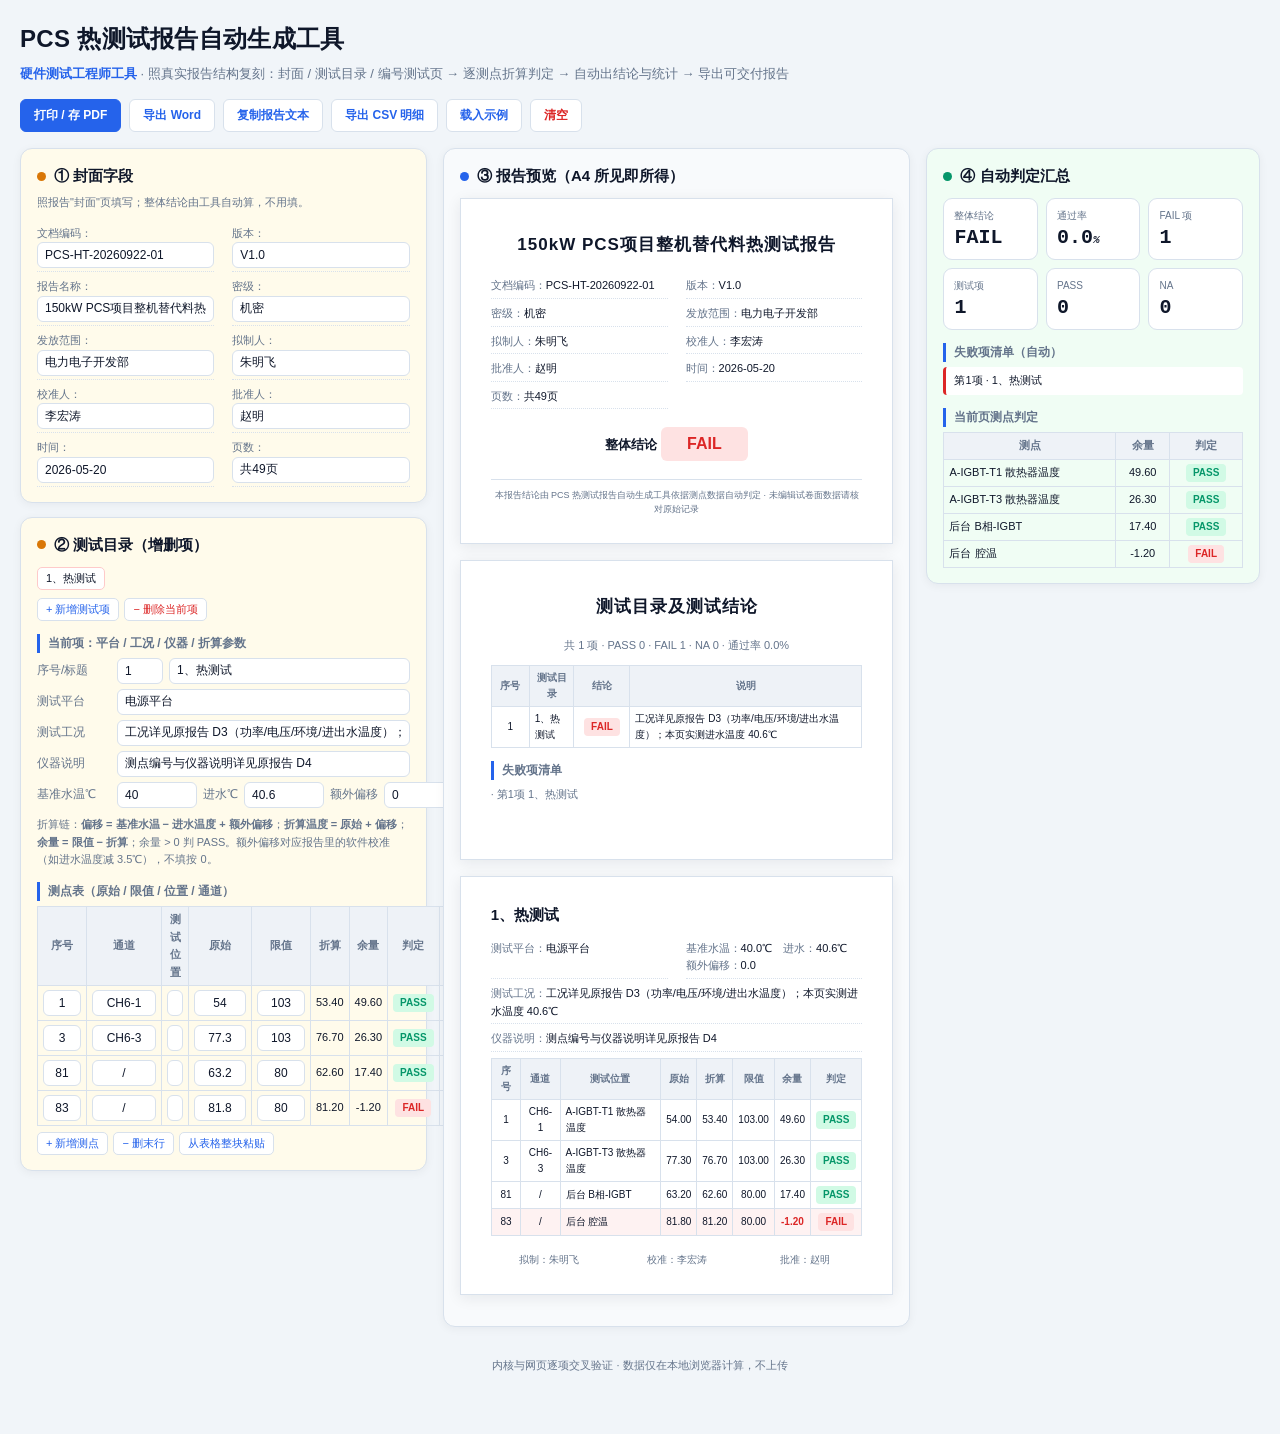
<file: apps/thermal-report/index.html>
<!DOCTYPE html>
<html lang="zh-CN">
<head>
<meta charset="utf-8">
<meta name="viewport" content="width=device-width, initial-scale=1">
<title>PCS 热测试报告自动生成工具</title>
<style>
  :root{
    --bg:#f1f5f9; --txt:#0f172a; --sub:#64748b; --line:#d8e1ec;
    --acc:#2563eb; --inp:#fffbeb; --calc:#f8fafc; --ok:#f0fdf4;
    --pass:#059669; --fail:#dc2626; --warn:#d97706;
  }
  *{box-sizing:border-box}
  body{margin:0;background:var(--bg);color:var(--txt);
    font-family:-apple-system,"Segoe UI","Microsoft YaHei",sans-serif;font-size:14px;line-height:1.6}
  .wrap{max-width:1600px;margin:0 auto;padding:20px 20px 60px}
  header h1{margin:0 0 6px;font-size:24px;letter-spacing:.3px}
  header .desc{color:var(--sub);font-size:13px;margin-bottom:14px}
  header .desc b{color:var(--acc)}
  .topbar{display:flex;flex-wrap:wrap;gap:8px;margin-bottom:16px;align-items:center}
  .btn{border:1px solid var(--line);background:#fff;border-radius:6px;padding:7px 13px;
    cursor:pointer;font-size:12px;color:var(--acc);font-weight:600}
  .btn:hover{border-color:var(--acc);background:#eff6ff}
  .btn.pri{background:var(--acc);color:#fff;border-color:var(--acc)}
  .btn.pri:hover{background:#1d4ed8}
  .btn.danger{color:var(--fail)}
  .grid3{display:grid;grid-template-columns:minmax(320px,1fr) minmax(420px,1.15fr) minmax(260px,.82fr);
    gap:16px;align-items:start}
  .card{background:#fff;border:1px solid var(--line);border-radius:12px;
    padding:15px 16px;box-shadow:0 2px 10px rgba(15,23,42,.05);margin-bottom:14px}
  .card.inp{background:var(--inp)}
  .card.calc{background:var(--calc)}
  .card.ok{background:var(--ok)}
  .card h2{margin:0 0 10px;font-size:15px;display:flex;align-items:center;gap:8px}
  .card h2 .dot{width:9px;height:9px;border-radius:50%;background:var(--acc)}
  .card.inp h2 .dot{background:#d97706}
  .card.ok h2 .dot{background:var(--pass)}
  .hint{font-size:11px;color:var(--sub);margin:-4px 0 10px;line-height:1.6}
  label.fld{display:flex;align-items:center;gap:6px;margin:5px 0;font-size:12px}
  label.fld span{width:74px;color:var(--sub);flex-shrink:0}
  input[type=number],input[type=text],select,textarea{border:1px solid var(--line);border-radius:6px;
    padding:5px 7px;font-size:12px;width:100%;background:#fff;color:var(--txt)}
  textarea{resize:vertical;font-family:Consolas,monospace;font-size:11px;min-height:46px}
  .subhd{font-size:12px;font-weight:600;color:var(--sub);margin:13px 0 5px;
    padding-left:8px;border-left:3px solid var(--acc)}
  table{border-collapse:collapse;width:100%;font-size:11px;margin-top:4px}
  th,td{border:1px solid var(--line);padding:4px 5px;text-align:center}
  th{background:#eef2f7;font-weight:600;color:var(--sub)}
  td input,td select{border:1px solid #e2e8f0;border-radius:4px;padding:2px 4px;
    width:100%;text-align:center;font-size:11px;background:#fff}
  td.l{text-align:left}
  .rowbtns{display:flex;gap:5px;margin-top:6px;flex-wrap:wrap}
  .mini-btn{border:1px solid var(--line);background:#fff;border-radius:5px;
    cursor:pointer;padding:3px 8px;font-size:11px;color:var(--acc)}
  .mini-btn:hover{border-color:var(--acc)}
  .mini-btn.danger{color:var(--fail)}
  .itemtabs{display:flex;flex-wrap:wrap;gap:4px;margin-bottom:8px}
  .itab{border:1px solid var(--line);background:#fff;border-radius:5px;padding:3px 8px;
    cursor:pointer;font-size:11px;color:var(--sub)}
  .itab.on{background:var(--acc);color:#fff;border-color:var(--acc)}
  .itab.FAIL{background:#fee2e2;color:var(--fail);border-color:#fecaca}
  .itab.PASS{background:#d1fae5;color:var(--pass);border-color:#a7f3d0}
  .itab.on.FAIL,.itab.on.PASS{background:#fff;color:var(--txt)}
  .kpis{display:grid;grid-template-columns:repeat(3,1fr);gap:8px;margin-bottom:10px}
  .kpi{background:#fff;border:1px solid var(--line);border-radius:9px;padding:9px 10px;min-width:0}
  .kpi .k-lbl{font-size:10px;color:var(--sub);white-space:nowrap}
  .kpi .k-val{font-size:20px;font-weight:700;font-family:Consolas,monospace;line-height:1.2;margin-top:2px}
  .kpi.good .k-val{color:var(--pass)} .kpi.bad .k-val{color:var(--fail)} .kpi.warn .k-val{color:var(--warn)}
  .chk{display:inline-block;padding:1px 7px;border-radius:4px;font-size:10px;font-weight:700}
  .chk.PASS{background:#d1fae5;color:var(--pass)}
  .chk.FAIL{background:#fee2e2;color:var(--fail)}
  .chk.NA{background:#e2e8f0;color:var(--sub)}
  .failitem{border-left:3px solid var(--fail);background:#fff;border-radius:4px;
    padding:5px 8px;margin:5px 0;font-size:11px}
  .small{font-size:11px;color:var(--sub);line-height:1.7}
  /* ===== A4 报告预览 ===== */
  .paper{background:#fff;border:1px solid var(--line);box-shadow:0 3px 14px rgba(15,23,42,.08);
    padding:26px 30px;margin:0 auto 16px;max-width:720px;min-height:300px}
  .paper .ptitle{text-align:center;font-size:17px;font-weight:700;letter-spacing:1px;margin:6px 0 16px}
  .meta-grid{display:grid;grid-template-columns:1fr 1fr;gap:3px 18px;font-size:11px}
  .meta-grid div{border-bottom:1px dotted var(--line);padding:3px 0}
  .meta-grid b{color:var(--sub);font-weight:500}
  .concl{text-align:center;margin:18px 0 6px;font-size:13px;font-weight:700}
  .concl span{display:inline-block;padding:4px 26px;border-radius:6px;font-size:16px}
  .copyright{font-size:9px;color:var(--sub);text-align:center;margin-top:18px;border-top:1px solid var(--line);padding-top:8px}
  .dir-tab{font-size:10px}
  .dir-tab td:nth-child(1){width:38px}
  .dir-tab td:nth-child(3){width:56px}
  .rtab{font-size:10px;margin-top:6px}
  .rtab .over td{background:#fef2f2}
  .rtab .over .val{color:var(--fail);font-weight:700}
  .sign{display:grid;grid-template-columns:repeat(3,1fr);gap:12px;font-size:10px;
    color:var(--sub);margin-top:16px;text-align:center}
  .foot{color:var(--sub);font-size:11px;text-align:center;margin-top:16px}
  @media print{
    body{background:#fff}
    .topbar,.card.inp,.card.calc>h2,.card.ok,.hint,.foot,.no-print{display:none !important}
    .grid3{display:block}
    .card.calc{border:0;box-shadow:none;padding:0;background:#fff}
    .paper{border:0;box-shadow:none;max-width:none;padding:0;margin:0 0 24px;page-break-after:always}
    .wrap{max-width:none;padding:0}
  }
</style>
</head>
<body>
<div class="wrap">
<header>
  <h1>PCS 热测试报告自动生成工具</h1>
  <div class="desc"><b>硬件测试工程师工具</b> · 照真实报告结构复刻：封面 / 测试目录 / 编号测试页 → 逐测点折算判定 → 自动出结论与统计 → 导出可交付报告</div>
</header>

<div class="topbar no-print">
  <button class="btn pri" onclick="doPrint()">打印 / 存 PDF</button>
  <button class="btn" onclick="doWord()">导出 Word</button>
  <button class="btn" onclick="doCopy()">复制报告文本</button>
  <button class="btn" onclick="doCSV()">导出 CSV 明细</button>
  <button class="btn" onclick="loadDemo()">载入示例</button>
  <button class="btn danger" onclick="clearAll()">清空</button>
</div>

<div class="grid3">

<!-- ============ 左：录入 ============ -->
<aside>
<div class="card inp">
  <h2><span class="dot"></span>① 封面字段</h2>
  <div class="hint">照报告"封面"页填写；整体结论由工具自动算，不用填。</div>
  <div class="meta-grid" id="coverFields"></div>
</div>

<div class="card inp">
  <h2><span class="dot"></span>② 测试目录（增删项）</h2>
  <div class="itemtabs" id="itemTabs"></div>
  <div class="rowbtns">
    <button class="mini-btn" onclick="addItem()">+ 新增测试项</button>
    <button class="mini-btn danger" onclick="delItem()">− 删除当前项</button>
  </div>
  <div class="subhd">当前项：平台 / 工况 / 仪器 / 折算参数</div>
  <div id="itemFields"></div>
  <div class="hint" style="margin-top:8px">
    折算链：<b>偏移 = 基准水温 − 进水温度 + 额外偏移</b>；<b>折算温度 = 原始 + 偏移</b>；
    <b>余量 = 限值 − 折算</b>；余量 &gt; 0 判 PASS。额外偏移对应报告里的软件校准（如进水温度减 3.5℃），不填按 0。
  </div>
  <div class="subhd">测点表（原始 / 限值 / 位置 / 通道）</div>
  <table id="rowTable"></table>
  <div class="rowbtns">
    <button class="mini-btn" onclick="addRow()">+ 新增测点</button>
    <button class="mini-btn" onclick="delRow()">− 删末行</button>
    <button class="mini-btn" onclick="togglePaste()">从表格整块粘贴</button>
  </div>
  <div id="pasteBox" style="display:none;margin-top:8px">
    <textarea id="pasteArea" rows="5" placeholder="从 xlsx 直接复制多行，每行：序号 [Tab或逗号] 通道 [Tab或逗号] 测试位置 [Tab或逗号] 原始温度 [Tab或逗号] 限值 [Tab或逗号] 备注&#10;限值或原始填 / 表示不判定"></textarea>
    <div class="rowbtns"><button class="mini-btn" onclick="parsePaste()">解析并替换本页测点</button></div>
  </div>
</div>
</aside>

<!-- ============ 中：报告预览 A4 ============ -->
<section class="card calc">
  <h2><span class="dot"></span>③ 报告预览（A4 所见即所得）</h2>
  <div id="reportArea"></div>
</section>

<!-- ============ 右：判定汇总 ============ -->
<aside>
<div class="card ok">
  <h2><span class="dot"></span>④ 自动判定汇总</h2>
  <div class="kpis" id="kpiBox"></div>
  <div class="subhd">失败项清单（自动）</div>
  <div id="failBox"></div>
  <div class="subhd">当前页测点判定</div>
  <div id="curVerdict"></div>
</div>
</aside>

</div>
<div class="foot">内核与网页逐项交叉验证 · 数据仅在本地浏览器计算，不上传</div>
</div>

<!-- ==================== 核心计算脚本（供 verify_web.js 抽取比对，勿改 UI 逻辑） ==================== -->
<script id="core">
// ===== 内置示例（来自真实报告 测试页1）=====
var DEMO_DATA = {
  cover: {
    code:'PCS-HT-20260922-01', version:'V1.0',
    name:'150kW PCS项目整机替代料热测试报告',
    secret:'机密', scope:'电力电子开发部',
    author:'朱明飞', checker:'李宏涛', approver:'赵明',
    date:'2026-05-20', pages:'共49页'
  },
  items: [{
    no:1, title:'1、热测试', platform:'电源平台',
    condition:'工况详见原报告 D3（功率/电压/环境/进出水温度）；本页实测进水温度 40.6℃',
    instrument:'测点编号与仪器说明详见原报告 D4',
    baseline:40.0, water_in:40.6, extra_offset:0.0,
    rows:[
      {seq:1,  channel:'CH6-1', name:'A-IGBT-T1 散热器温度', temp_raw:54.0,  limit:103.0, note:''},
      {seq:3,  channel:'CH6-3', name:'A-IGBT-T3 散热器温度', temp_raw:77.3,  limit:103.0, note:''},
      {seq:81, channel:'/',     name:'后台 B相-IGBT',        temp_raw:63.2,  limit:80.0,  note:''},
      {seq:83, channel:'/',     name:'后台 腔温',            temp_raw:81.8,  limit:80.0,  note:'超限示例'}
    ]
  }]
};

// 单元格值转 number；'/'、空串、null、非数字 → null（该点无数据/不判定）
function _numOrNone(v){
  if(v===null||v===undefined) return null;
  if(typeof v==='number') return isFinite(v)?v:null;
  var s=String(v).trim();
  if(s===''||s==='/') return null;
  var n=Number(s);
  return isFinite(n)?n:null;
}

// 单个测点：折算 → 余量 → PASS/FAIL/NA
function judgePoint(row, baseline, waterIn, extraOffset){
  var t=_numOrNone(row.temp_raw), lim=_numOrNone(row.limit);
  var b=_numOrNone(baseline), w=_numOrNone(waterIn);
  var e=_numOrNone(extraOffset); e=(e===null?0.0:e);
  var offset=(b!==null&&w!==null)?(b-w+e):null;
  var conv=(t!==null&&offset!==null)?(t+offset):null;
  var margin=(lim!==null&&conv!==null)?(lim-conv):null;
  var judge=(margin===null)?'NA':((margin>0)?'PASS':'FAIL');
  return {
    seq:(row.seq!==undefined?row.seq:''),
    channel:String(row.channel===undefined||row.channel===null?'':row.channel).trim(),
    name:(row.name||''),
    temp_raw:t, limit:lim, offset:offset, temp_conv:conv, margin:margin,
    judge:judge, note:(row.note||'')
  };
}

// 单项测试：逐测点判定 + 该项自动结论（任一 FAIL → FAIL）
function solveItem(item){
  var baseline=item.baseline, waterIn=item.water_in, extra=(item.extra_offset!==undefined?item.extra_offset:0.0);
  var rows=[];
  var src=item.rows||[];
  for(var i=0;i<src.length;i++) rows.push(judgePoint(src[i],baseline,waterIn,extra));
  var nPass=0,nFail=0,nNa=0;
  for(var j=0;j<rows.length;j++){
    if(rows[j].judge==='PASS') nPass++;
    else if(rows[j].judge==='FAIL') nFail++;
    else nNa++;
  }
  var conclusion = nFail>0?'FAIL':((nPass>0)?'PASS':'NA');
  var eo=_numOrNone(extra);
  return {
    no:(item.no!==undefined?item.no:''), title:(item.title||''),
    platform:(item.platform||''), condition:(item.condition||''), instrument:(item.instrument||''),
    baseline:_numOrNone(baseline), water_in:_numOrNone(waterIn),
    extra_offset:(eo===null?0.0:eo),
    rows:rows, n_pass:nPass, n_fail:nFail, n_na:nNa, conclusion:conclusion
  };
}

// 主求解入口：封面 + 各测试项 + 统计 + 整体结论
function solveReport(data){
  var cover={};
  var srcCover=data.cover||{};
  for(var k in srcCover) if(Object.prototype.hasOwnProperty.call(srcCover,k)) cover[k]=srcCover[k];
  var items=[];
  var srcItems=data.items||[];
  for(var i=0;i<srcItems.length;i++) items.push(solveItem(srcItems[i]));
  var total=items.length,nPass=0,nFail=0,nNa=0,failList=[];
  for(var j=0;j<items.length;j++){
    var cc=items[j].conclusion;
    if(cc==='PASS') nPass++;
    else if(cc==='FAIL'){ nFail++; failList.push({no:items[j].no,title:items[j].title}); }
    else nNa++;
  }
  var stats={
    total:total, n_pass:nPass, n_fail:nFail, n_na:nNa,
    pass_rate:(total>0?nPass/total*100.0:0.0), fail_list:failList
  };
  var overall = nFail>0?'FAIL':((nPass>0)?'PASS':'NA');
  cover.overall=overall;
  return {cover:cover,items:items,stats:stats,overall:overall};
}
</script>

<!-- ==================== UI 逻辑（不参与交叉验证） ==================== -->
<script>
var state = JSON.parse(JSON.stringify(DEMO_DATA));
var curItem = 0;
var $ = function(id){return document.getElementById(id)};
var fmt = function(v,d){ if(v===null||v===undefined||isNaN(v)) return '—'; return Number(v).toFixed(d===undefined?2:d); };
var esc = function(s){ return String(s===undefined||s===null?'':s).replace(/&/g,'&amp;').replace(/</g,'&lt;').replace(/>/g,'&gt;'); };

function recompute(){ return solveReport(state); }

// ---------- 封面录入 ----------
var COVER_LABELS=[['code','文档编码'],['version','版本'],['name','报告名称'],['secret','密级'],
  ['scope','发放范围'],['author','拟制人'],['checker','校准人'],['approver','批准人'],
  ['date','时间'],['pages','页数']];
function renderCover(){
  var h='';
  for(var i=0;i<COVER_LABELS.length;i++){
    var key=COVER_LABELS[i][0],lbl=COVER_LABELS[i][1];
    h+='<div><b>'+lbl+'：</b><input type="text" data-cover="'+key+'" value="'+esc(state.cover[key])+'"></div>';
  }
  $('coverFields').innerHTML=h;
}
$('coverFields').addEventListener('input',function(e){
  var k=e.target.getAttribute('data-cover');
  // 只刷新非输入区，绝不重建封面输入框（否则焦点丢失、每敲一字就退出）
  if(k){ state.cover[k]=e.target.value; onDataChange(); }
});

// ---------- 测试项 tab ----------
function renderTabs(res){
  var h='';
  for(var i=0;i<state.items.length;i++){
    var cc=res?res.items[i].conclusion:'';
    h+='<button class="itab '+(i===curItem?'on ':'')+cc+'" onclick="selItem('+i+')">'+esc(state.items[i].title||('项'+(i+1)))+'</button>';
  }
  $('itemTabs').innerHTML=h;
}
function selItem(i){ curItem=i; renderAll(); }
function addItem(){
  var n=state.items.length+1;
  state.items.push({no:n,title:n+'、热测试',platform:'电源平台',condition:'',instrument:'',
    baseline:40,water_in:40,extra_offset:0,rows:[{seq:1,channel:'CH1-1',name:'',temp_raw:'',limit:'',note:''}]});
  curItem=state.items.length-1; renderAll();
}
function delItem(){
  if(state.items.length<=1){ alert('至少保留一个测试项'); return; }
  state.items.splice(curItem,1);
  if(curItem>=state.items.length) curItem=state.items.length-1;
  renderAll();
}

// ---------- 当前项字段 ----------
function renderItemFields(){
  var it=state.items[curItem];
  var h='';
  h+='<label class="fld"><span>序号/标题</span><input type="text" data-item="no" value="'+esc(it.no)+'" style="width:46px">'
    +'<input type="text" data-item="title" value="'+esc(it.title)+'"></label>';
  var flds=[['platform','测试平台'],['condition','测试工况'],['instrument','仪器说明']];
  for(var i=0;i<flds.length;i++){
    var k=flds[i][0];
    h+='<label class="fld"><span>'+flds[i][1]+'</span><input type="text" data-item="'+k+'" value="'+esc(it[k])+'"></label>';
  }
  h+='<label class="fld"><span>基准水温℃</span><input type="number" step="0.1" data-item="baseline" value="'+esc(it.baseline)+'" style="width:80px">'
    +'<span style="width:auto">进水℃</span><input type="number" step="0.1" data-item="water_in" value="'+esc(it.water_in)+'" style="width:80px">'
    +'<span style="width:auto">额外偏移</span><input type="number" step="0.1" data-item="extra_offset" value="'+esc(it.extra_offset)+'" style="width:80px"></label>';
  $('itemFields').innerHTML=h;
}
$('itemFields').addEventListener('input',function(e){
  var k=e.target.getAttribute('data-item');
  if(!k) return;
  var v=e.target.value;
  state.items[curItem][k]=v;
  // 当前项字段变化会影响折算，需更新测点表计算列，但同样不能重建输入框
  onDataChange();
});

// ---------- 测点表 ----------
function renderRows(res){
  var rows=state.items[curItem].rows;
  var rr=res?res.items[curItem].rows:[];
  var h='<tr><th>序号</th><th>通道</th><th>测试位置</th><th>原始</th><th>限值</th><th>折算</th><th>余量</th><th>判定</th><th>备注</th></tr>';
  for(var i=0;i<rows.length;i++){
    var r=rows[i],v=rr[i]||{};
    var jd=v.judge||'NA';
    h+='<tr data-r="'+i+'"><td><input type="text" data-r="'+i+'" data-f="seq" value="'+esc(r.seq)+'" style="width:38px"></td>'
      +'<td><input type="text" data-r="'+i+'" data-f="channel" value="'+esc(r.channel)+'" style="width:64px"></td>'
      +'<td class="l"><input type="text" data-r="'+i+'" data-f="name" value="'+esc(r.name)+'"></td>'
      +'<td><input type="text" data-r="'+i+'" data-f="temp_raw" value="'+esc(r.temp_raw)+'" style="width:52px"></td>'
      +'<td><input type="text" data-r="'+i+'" data-f="limit" value="'+esc(r.limit)+'" style="width:48px"></td>'
      +'<td><span data-o="conv">'+fmt(v.temp_conv)+'</span></td>'
      +'<td><span data-o="margin">'+fmt(v.margin)+'</span></td>'
      +'<td><span data-o="judge" class="chk '+jd+'">'+jd+'</span></td>'
      +'<td class="l"><input type="text" data-r="'+i+'" data-f="note" value="'+esc(r.note)+'" style="width:80px"></td></tr>';
  }
  $('rowTable').innerHTML=h;
}
$('rowTable').addEventListener('input',function(e){
  var i=e.target.getAttribute('data-r'),f=e.target.getAttribute('data-f');
  if(i===null||!f) return;
  state.items[curItem].rows[parseInt(i)][f]=e.target.value;
  onDataChange();
});
function addRow(){
  var rows=state.items[curItem].rows;
  rows.push({seq:rows.length+1,channel:'',name:'',temp_raw:'',limit:'',note:''});
  renderAll();
}
function delRow(){
  var rows=state.items[curItem].rows;
  if(rows.length<=1){ alert('至少保留一个测点'); return; }
  rows.pop(); renderAll();
}
function togglePaste(){
  var b=$('pasteBox');
  b.style.display=(b.style.display==='none')?'block':'none';
}
function parsePaste(){
  var txt=$('pasteArea').value.trim();
  if(!txt){ alert('请先粘贴数据'); return; }
  var lines=txt.split(/\r?\n/),rows=[];
  for(var i=0;i<lines.length;i++){
    var line=lines[i].trim(); if(!line) continue;
    var c=line.split(/[\t,，]+/);
    while(c.length<6) c.push('');
    rows.push({seq:c[0].trim(),channel:c[1].trim(),name:c[2].trim(),
      temp_raw:c[3].trim(),limit:c[4].trim(),note:c[5].trim()});
  }
  if(!rows.length){ alert('没解析到有效行'); return; }
  state.items[curItem].rows=rows;
  renderAll();
}

// ---------- 报告预览 ----------
function reportHTML(res){
  var c=res.cover,s=res.stats;
  var h='';
  // 封面页
  h+='<div class="paper"><div class="ptitle">'+esc(c.name)+'</div><div class="meta-grid">';
  var cov=[['文档编码',c.code],['版本',c.version],['密级',c.secret],['发放范围',c.scope],
    ['拟制人',c.author],['校准人',c.checker],['批准人',c.approver],['时间',c.date],['页数',c.pages]];
  for(var i=0;i<cov.length;i++) h+='<div><b>'+cov[i][0]+'：</b>'+esc(cov[i][1])+'</div>';
  h+='</div><div class="concl">整体结论 <span class="chk '+res.overall+'">'+res.overall+'</span></div>'
    +'<div class="copyright">本报告结论由 PCS 热测试报告自动生成工具依据测点数据自动判定 · 未编辑试卷面数据请核对原始记录</div></div>';
  // 目录页
  h+='<div class="paper"><div class="ptitle">测试目录及测试结论</div>'
    +'<div class="small" style="text-align:center;margin-bottom:10px">共 '+s.total+' 项 · PASS '+s.n_pass+' · FAIL '+s.n_fail+' · NA '+s.n_na+' · 通过率 '+fmt(s.pass_rate,1)+'%</div>'
    +'<table class="dir-tab"><tr><th>序号</th><th>测试目录</th><th>结论</th><th>说明</th></tr>';
  for(var j=0;j<res.items.length;j++){
    var it=res.items[j];
    h+='<tr><td>'+esc(it.no)+'</td><td class="l">'+esc(it.title)+'</td>'
      +'<td><span class="chk '+it.conclusion+'">'+it.conclusion+'</span></td>'
      +'<td class="l">'+esc(it.condition)+'</td></tr>';
  }
  h+='</table>';
  if(s.fail_list.length){
    h+='<div class="subhd">失败项清单</div><div class="small">';
    for(var k=0;k<s.fail_list.length;k++) h+='· 第'+esc(s.fail_list[k].no)+'项 '+esc(s.fail_list[k].title)+'<br>';
    h+='</div>';
  }
  h+='</div>';
  // 当前测试页
  var it=res.items[curItem];
  h+='<div class="paper"><div style="font-size:15px;font-weight:700">'+esc(it.title)+'</div>'
    +'<div class="meta-grid" style="margin-top:10px">'
    +'<div><b>测试平台：</b>'+esc(it.platform)+'</div>'
    +'<div><b>基准水温：</b>'+fmt(it.baseline,1)+'℃　<b>进水：</b>'+fmt(it.water_in,1)+'℃　<b>额外偏移：</b>'+fmt(it.extra_offset,1)+'</div>'
    +'<div style="grid-column:1/3"><b>测试工况：</b>'+esc(it.condition)+'</div>'
    +'<div style="grid-column:1/3"><b>仪器说明：</b>'+esc(it.instrument)+'</div></div>'
    +'<table class="rtab"><tr><th>序号</th><th>通道</th><th>测试位置</th><th>原始</th><th>折算</th><th>限值</th><th>余量</th><th>判定</th></tr>';
  for(var m=0;m<it.rows.length;m++){
    var r=it.rows[m],over=(r.judge==='FAIL');
    h+='<tr class="'+(over?'over':'')+'"><td>'+esc(r.seq)+'</td><td>'+esc(r.channel)+'</td>'
      +'<td class="l">'+esc(r.name)+'</td><td>'+fmt(r.temp_raw)+'</td><td>'+fmt(r.temp_conv)+'</td>'
      +'<td>'+fmt(r.limit)+'</td><td class="'+(over?'val':'')+'">'+fmt(r.margin)+'</td>'
      +'<td><span class="chk '+r.judge+'">'+r.judge+'</span></td></tr>';
  }
  h+='</table><div class="sign"><div>拟制：'+esc(c.author)+'</div><div>校准：'+esc(c.checker)+'</div><div>批准：'+esc(c.approver)+'</div></div></div>';
  return h;
}

// ---------- 汇总 ----------
function renderKpi(res){
  var s=res.stats;
  var h='';
  h+='<div class="kpi"><div class="k-lbl">整体结论</div><div class="k-val '+(res.overall==='PASS'?'good':(res.overall==='FAIL'?'bad':'warn'))+'">'+res.overall+'</div></div>';
  h+='<div class="kpi"><div class="k-lbl">通过率</div><div class="k-val">'+fmt(s.pass_rate,1)+'<em style="font-size:11px">%</em></div></div>';
  h+='<div class="kpi"><div class="k-lbl">FAIL 项</div><div class="k-val '+(s.n_fail>0?'bad':'good')+'">'+s.n_fail+'</div></div>';
  h+='<div class="kpi"><div class="k-lbl">测试项</div><div class="k-val">'+s.total+'</div></div>';
  h+='<div class="kpi"><div class="k-lbl">PASS</div><div class="k-val good">'+s.n_pass+'</div></div>';
  h+='<div class="kpi"><div class="k-lbl">NA</div><div class="k-val">'+s.n_na+'</div></div>';
  $('kpiBox').innerHTML=h;
}
function renderFail(res){
  var s=res.stats;
  if(!s.fail_list.length){ $('failBox').innerHTML='<div class="small">无失败项 ✓</div>'; return; }
  var h='';
  for(var i=0;i<s.fail_list.length;i++)
    h+='<div class="failitem">第'+esc(s.fail_list[i].no)+'项 · '+esc(s.fail_list[i].title)+'</div>';
  $('failBox').innerHTML=h;
}
function renderCur(res){
  var it=res.items[curItem],h='<table><tr><th>测点</th><th>余量</th><th>判定</th></tr>';
  for(var i=0;i<it.rows.length;i++){
    var r=it.rows[i];
    h+='<tr><td class="l">'+esc(r.name||r.channel)+'</td><td>'+fmt(r.margin)+'</td>'
      +'<td><span class="chk '+r.judge+'">'+r.judge+'</span></td></tr>';
  }
  h+='</table>';
  $('curVerdict').innerHTML=h;
}

// ---------- 总渲染 ----------
function renderAll(){
  var res=recompute();
  renderCover(); renderTabs(res); renderItemFields(); renderRows(res);
  $('reportArea').innerHTML=reportHTML(res);
  renderKpi(res); renderFail(res); renderCur(res);
}
// ===== 输入时的增量刷新：只更新非输入区 + 原地刷新计算列，绝不重建正在输入的输入框 =====
function onDataChange(){
  var res=recompute();
  // 1) tab 标签文字/结论色（按钮，无需焦点）
  renderTabs(res);
  // 2) 报告预览 + 汇总
  $('reportArea').innerHTML=reportHTML(res);
  renderKpi(res); renderFail(res); renderCur(res);
  // 3) 测点表计算列原地更新（折算/余量/判定），不动任何 input
  var trs=$('rowTable').querySelectorAll('tr[data-r]');
  var rows=res.items[curItem].rows;
  for(var i=0;i<trs.length;i++){
    var ri=parseInt(trs[i].getAttribute('data-r'));
    var cells=trs[i].querySelectorAll('[data-o]');
    if(!cells.length) continue;
    var v=rows[ri]; if(!v) continue;
    for(var c=0;c<cells.length;c++){
      var key=cells[c].getAttribute('data-o');
      if(key==='judge'){ cells[c].textContent=v.judge; cells[c].className='chk '+v.judge; }
      else cells[c].textContent=fmt(v[key]);
    }
  }
}

// ---------- 导出 ----------
function plainText(res){
  var c=res.cover,s=res.stats,lines=[];
  lines.push(c.name+'  '+c.version);
  lines.push('文档编码：'+c.code+'  密级：'+c.secret+'  发放范围：'+c.scope);
  lines.push('拟制：'+c.author+'  校准：'+c.checker+'  批准：'+c.approver+'  时间：'+c.date+'  页数：'+c.pages);
  lines.push('整体结论：'+res.overall);
  lines.push('');
  lines.push('【测试目录】共'+s.total+'项 PASS='+s.n_pass+' FAIL='+s.n_fail+' NA='+s.n_na+' 通过率='+fmt(s.pass_rate,1)+'%');
  for(var i=0;i<res.items.length;i++)
    lines.push('  第'+res.items[i].no+'项 '+res.items[i].title+' → '+res.items[i].conclusion);
  if(s.fail_list.length){
    lines.push('失败项清单：');
    for(var k=0;k<s.fail_list.length;k++) lines.push('  · 第'+s.fail_list[k].no+'项 '+s.fail_list[k].title);
  }
  for(var j=0;j<res.items.length;j++){
    var it=res.items[j];
    lines.push(''); lines.push('【'+it.title+'】结论 '+it.conclusion);
    lines.push('  平台：'+it.platform+'  基准水温：'+fmt(it.baseline,1)+'℃ 进水：'+fmt(it.water_in,1)+'℃ 额外偏移：'+fmt(it.extra_offset,1));
    lines.push('  工况：'+it.condition);
    lines.push('  序号\t通道\t测试位置\t原始\t折算\t限值\t余量\t判定');
    for(var m=0;m<it.rows.length;m++){
      var r=it.rows[m];
      lines.push('  '+r.seq+'\t'+r.channel+'\t'+r.name+'\t'+fmt(r.temp_raw)+'\t'+fmt(r.temp_conv)+'\t'+fmt(r.limit)+'\t'+fmt(r.margin)+'\t'+r.judge);
    }
  }
  return lines.join('\n');
}
function doPrint(){ window.print(); }
function doWord(){
  var res=recompute();
  var body=$('reportArea').innerHTML;
  var html='<html xmlns:o="urn:schemas-microsoft-com:office:office" xmlns:w="urn:schemas-microsoft-com:office:word" xmlns="http://www.w3.org/TR/REC-html40">'
    +'<head><meta charset="utf-8"><style>body{font-family:"Microsoft YaHei";font-size:11pt}'
    +'.paper{page-break-after:always;margin-bottom:20px}table{border-collapse:collapse;width:100%}'
    +'td,th{border:1px solid #999;padding:4px;font-size:9pt}.ptitle{text-align:center;font-size:16pt;font-weight:bold}'
    +'.chk{font-weight:bold}.chk.PASS{color:#059669}.chk.FAIL{color:#dc2626}</style></head><body>'+body+'</body></html>';
  var blob=new Blob(['\ufeff'+html],{type:'application/msword'});
  var a=document.createElement('a'); a.href=URL.createObjectURL(blob);
  a.download=(res.cover.name||'热测试报告')+'.doc'; a.click();
  setTimeout(function(){URL.revokeObjectURL(a.href)},1000);
}
function doCopy(){
  var txt=plainText(recompute());
  if(navigator.clipboard&&navigator.clipboard.writeText){
    navigator.clipboard.writeText(txt).then(function(){alert('报告文本已复制到剪贴板')},
      function(){fallbackCopy(txt)});
  }else fallbackCopy(txt);
}
function fallbackCopy(txt){
  var ta=document.createElement('textarea'); ta.value=txt; document.body.appendChild(ta);
  ta.select(); try{document.execCommand('copy');alert('报告文本已复制')}catch(e){alert('复制失败，请手动选择')}
  document.body.removeChild(ta);
}
function doCSV(){
  var res=recompute(),rows=[['测试项序号','测试项名称','测点序号','通道','测试位置','原始温度','折算温度','限值','余量','判定','备注']];
  for(var i=0;i<res.items.length;i++){
    var it=res.items[i];
    for(var j=0;j<it.rows.length;j++){
      var r=it.rows[j];
      rows.push([it.no,it.title,r.seq,r.channel,r.name,fmt(r.temp_raw),fmt(r.temp_conv),fmt(r.limit),fmt(r.margin),r.judge,r.note]);
    }
  }
  var csv='\ufeff'+rows.map(function(row){
    return row.map(function(v){return '"'+String(v===undefined||v===null?'':v).replace(/"/g,'""')+'"'}).join(',');
  }).join('\r\n');
  var blob=new Blob([csv],{type:'text/csv;charset=utf-8'});
  var a=document.createElement('a'); a.href=URL.createObjectURL(blob);
  a.download='热测试明细.csv'; a.click();
  setTimeout(function(){URL.revokeObjectURL(a.href)},1000);
}
function loadDemo(){ state=JSON.parse(JSON.stringify(DEMO_DATA)); curItem=0; renderAll(); }
function clearAll(){
  if(!confirm('确认清空全部数据？')) return;
  state={cover:{code:'',version:'',name:'热测试报告',secret:'',scope:'',author:'',checker:'',approver:'',date:'',pages:''},
    items:[{no:1,title:'1、热测试',platform:'',condition:'',instrument:'',baseline:40,water_in:40,extra_offset:0,
      rows:[{seq:1,channel:'',name:'',temp_raw:'',limit:'',note:''}]}]};
  curItem=0; renderAll();
}

renderAll();
</script>
</body>
</html>
</file>
<file: styles.css>
﻿:root {
  --bg: #eef2f5;
  --paper: rgba(255, 255, 255, 0.86);
  --paper-strong: #ffffff;
  --ink: #17202a;
  --muted: #5f6f7d;
  --accent: #0f766e;
  --accent-soft: #d9f0ed;
  --line: rgba(23, 32, 42, 0.12);
  --shadow: 0 18px 48px rgba(23, 32, 42, 0.11);
  --radius-xl: 28px;
  --radius-lg: 20px;
  --radius-md: 14px;
}

* { box-sizing: border-box; }
body {
  margin: 0;
  min-height: 100vh;
  font-family: "Noto Sans SC", sans-serif;
  color: var(--ink);
  background:
    linear-gradient(rgba(23, 32, 42, 0.035) 1px, transparent 1px),
    linear-gradient(90deg, rgba(23, 32, 42, 0.035) 1px, transparent 1px),
    linear-gradient(180deg, #f7fafb 0%, #e8eef2 100%);
  background-size: 28px 28px, 28px 28px, auto;
}
button, input, textarea, select { font: inherit; }
a { color: inherit; text-decoration: none; }
.page-shell { width: min(1380px, calc(100% - 32px)); margin: 24px auto 40px; padding-left: 210px; }
.side-nav {
  position: fixed;
  left: max(18px, calc((100vw - 1380px) / 2));
  top: 24px;
  z-index: 20;
  display: grid;
  gap: 8px;
  width: 178px;
  padding: 18px;
  border-radius: 24px;
  background:
    linear-gradient(180deg, rgba(255,255,255,.9), rgba(237,247,246,.78)),
    radial-gradient(circle at top, rgba(15,118,110,.13), transparent 38%);
  border: 1px solid rgba(255,255,255,.72);
  box-shadow: var(--shadow);
  backdrop-filter: blur(18px);
}
.side-nav a {
  padding: 10px 12px;
  border-radius: 14px;
  color: var(--muted);
  border: 1px solid transparent;
}
.side-nav a:hover {
  color: var(--ink);
  background: rgba(255,255,255,.82);
  border-color: var(--line);
  transform: translateX(2px);
}
.hero, .panel, .tool-card, .tool-dialog::backdrop, .hero-panel, .metric-card, .calculator-card { backdrop-filter: blur(18px); }
.hero {
  display: grid;
  grid-template-columns: 1.4fr 0.8fr;
  gap: 20px;
  padding: 28px;
  background: var(--paper);
  border: 1px solid rgba(255,255,255,.6);
  border-radius: var(--radius-xl);
  box-shadow: var(--shadow);
}
.eyebrow {
  margin: 0 0 8px;
  font-family: "Space Grotesk", sans-serif;
  font-size: .82rem;
  letter-spacing: .16em;
  text-transform: uppercase;
  color: var(--accent);
}
.hero h1, .section-heading h2, .dialog-header h2, .calculator-head h3 {
  margin: 0;
  font-family: "Space Grotesk", sans-serif;
  line-height: 1;
}
.hero h1 { font-size: clamp(2.2rem, 3.8vw, 4.6rem); }
.hero-text, .panel-note, .card-description, .reference-grid p, .results-summary, .calculator-head span { color: var(--muted); }
.hero-actions, .card-actions, .dialog-actions, .toggle-line, .card-top, .calculator-head {
  display: flex;
  align-items: center;
  gap: 12px;
}
.hero-actions { flex-wrap: wrap; margin-top: 22px; }
.primary-btn, .ghost-btn, .primary-link, .delete-btn, .favorite-btn, .icon-btn {
  border: 0;
  border-radius: 999px;
  cursor: pointer;
  transition: transform 160ms ease, box-shadow 160ms ease, background 160ms ease;
}
.primary-btn, .primary-link {
  background: linear-gradient(135deg, #0f766e 0%, #1d4f8f 100%);
  color: #fff;
  box-shadow: 0 10px 25px rgba(15, 118, 110, .24);
}
.primary-btn, .ghost-btn, .file-label, .primary-link, .delete-btn { padding: 12px 18px; }
.ghost-btn, .delete-btn, .favorite-btn, .icon-btn {
  background: rgba(255,255,255,.66);
  color: var(--ink);
  border: 1px solid rgba(19,34,56,.1);
}
.primary-btn:hover, .ghost-btn:hover, .primary-link:hover, .delete-btn:hover, .favorite-btn:hover, .icon-btn:hover { transform: translateY(-2px); }
.hero-panel { display: grid; gap: 14px; }
.metric-card {
  padding: 18px 20px;
  background: linear-gradient(160deg, rgba(255,255,255,.94), rgba(239,247,248,.82));
  border-radius: var(--radius-lg);
  border: 1px solid rgba(255,255,255,.65);
}
.metric-card span { display: block; color: var(--muted); margin-bottom: 8px; }
.metric-card strong { font-family: "Space Grotesk", sans-serif; font-size: 2.1rem; }
.calculator-hub { margin-top: 20px; }
.calculator-grid {
  display: grid;
  grid-template-columns: repeat(2, minmax(0, 1fr));
  gap: 18px;
  margin-top: 20px;
}
.calculator-card {
  display: grid;
  gap: 16px;
  padding: 20px;
  border-radius: 22px;
  background: linear-gradient(180deg, rgba(255,255,255,.92), rgba(242,248,249,.84));
  border: 1px solid rgba(255,255,255,.76);
  box-shadow: var(--shadow);
}
.calculator-card.wide { grid-column: 1 / -1; }
.calculator-head { justify-content: space-between; flex-wrap: wrap; }
.form-grid {
  display: grid;
  grid-template-columns: repeat(2, minmax(0, 1fr));
  gap: 12px;
}
.form-grid.three-up { grid-template-columns: repeat(3, minmax(0, 1fr)); }
.form-grid.four-up { grid-template-columns: repeat(4, minmax(0, 1fr)); }
.form-grid label, .tool-form label { display: grid; gap: 8px; color: var(--muted); }
.form-grid input, .search-box input, .tool-form input, .tool-form textarea, .tool-form select, #global-notes, .card-note {
  width: 100%;
  border: 1px solid var(--line);
  border-radius: 14px;
  padding: 13px 14px;
  background: rgba(255,255,255,.82);
  color: var(--ink);
}
.result-grid {
  display: grid;
  grid-template-columns: repeat(auto-fit, minmax(160px, 1fr));
  gap: 12px;
}
.result-item {
  padding: 14px 16px;
  border-radius: 18px;
  background: rgba(255,255,255,.72);
  border: 1px solid var(--line);
}
.result-item span { display: block; margin-bottom: 8px; color: var(--muted); font-size: .88rem; }
.result-item strong { font-family: "Space Grotesk", sans-serif; font-size: 1.15rem; }
.layout-grid {
  display: grid;
  grid-template-columns: minmax(290px, 330px) minmax(0, 1fr);
  gap: 20px;
  margin-top: 20px;
}
.sidebar, .content-area { display: grid; gap: 20px; align-content: start; }
.panel {
  padding: 22px;
  background: var(--paper);
  border: 1px solid rgba(255,255,255,.65);
  border-radius: var(--radius-lg);
  box-shadow: var(--shadow);
}
.panel h2, .tool-card h3, .reference-grid h3 { margin-top: 0; font-family: "Space Grotesk", sans-serif; }
.filter-group { display: flex; flex-wrap: wrap; gap: 10px; margin-top: 16px; }
.filter-chip {
  padding: 9px 14px;
  border-radius: 999px;
  border: 1px solid var(--line);
  background: rgba(255,255,255,.72);
  cursor: pointer;
}
.filter-chip.active { background: var(--ink); color: #fff; }
.mini-list { margin: 0; padding-left: 18px; color: var(--muted); display: grid; gap: 8px; }
.sticky-panel { position: sticky; top: 18px; }
.favorites-board { display: grid; gap: 10px; margin-bottom: 14px; }
.favorite-pill {
  display: flex;
  align-items: center;
  justify-content: space-between;
  gap: 10px;
  padding: 10px 12px;
  border-radius: 14px;
  background: rgba(255,255,255,.68);
  border: 1px solid var(--line);
}
.section-heading { display: flex; align-items: end; justify-content: space-between; gap: 16px; }
.section-heading.compact { align-items: center; }
.tool-grid { display: grid; grid-template-columns: repeat(auto-fit, minmax(260px, 1fr)); gap: 18px; }
.tool-card {
  display: grid;
  gap: 14px;
  padding: 20px;
  border-radius: 22px;
  background: linear-gradient(180deg, rgba(255,255,255,.94), rgba(246,249,250,.86));
  border: 1px solid rgba(255,255,255,.76);
  box-shadow: var(--shadow);
}
.card-category {
  display: inline-flex;
  align-items: center;
  padding: 6px 10px;
  border-radius: 999px;
  background: rgba(19,34,56,.08);
  color: var(--ink);
  font-size: .86rem;
}
.favorite-btn { margin-left: auto; width: 40px; height: 40px; padding: 0; font-size: 1.1rem; }
.favorite-btn.active { background: #132238; color: #ffd694; }
.tag-row { display: flex; flex-wrap: wrap; gap: 8px; }
.tag-row span {
  padding: 5px 10px;
  border-radius: 999px;
  background: rgba(208, 126, 33, .12);
  color: #8a5316;
  font-size: .82rem;
}
.card-actions { justify-content: space-between; flex-wrap: wrap; }
.primary-link { display: inline-flex; align-items: center; }
.delete-btn.hidden { display: none; }
.hidden { display: none !important; }
.reference-grid { display: grid; grid-template-columns: repeat(auto-fit, minmax(220px, 1fr)); gap: 14px; }
.reference-grid article {
  padding: 18px;
  border-radius: 18px;
  background: rgba(255,255,255,.74);
  border: 1px solid var(--line);
}
.tool-dialog {
  width: min(560px, calc(100% - 24px));
  padding: 0;
  border: none;
  border-radius: 24px;
  background: rgba(255,255,255,.96);
  box-shadow: var(--shadow);
}
.tool-dialog::backdrop { background: rgba(16,29,47,.34); }
.tool-form { display: grid; gap: 14px; padding: 24px; }
.dialog-header { display: flex; justify-content: space-between; align-items: start; }
.icon-btn { width: 40px; height: 40px; font-size: 1.5rem; line-height: 1; }
.empty-state {
  padding: 32px;
  border-radius: 22px;
  background: rgba(255,255,255,.72);
  border: 1px dashed rgba(19,34,56,.2);
  text-align: center;
  color: var(--muted);
}
@media (max-width: 1120px) {
  .calculator-grid, .form-grid.three-up { grid-template-columns: 1fr; }
}
@media (max-width: 980px) {
  .hero, .layout-grid, .form-grid { grid-template-columns: 1fr; }
  .sticky-panel { position: static; }
}
@media (max-width: 640px) {
  .page-shell { width: min(100% - 20px, 1380px); margin-top: 10px; }
  .hero, .panel, .tool-card, .calculator-card { padding: 18px; }
  .section-heading, .hero-actions, .card-actions, .calculator-head { align-items: stretch; }
  .section-heading, .card-actions, .calculator-head { flex-direction: column; }
}

.lcl-toolbar {
  display: flex;
  flex-wrap: wrap;
  gap: 10px;
}

.mode-switch {
  display: flex;
  flex-wrap: wrap;
  gap: 10px;
  padding: 10px;
  border-radius: 18px;
  background: rgba(255,255,255,.58);
  border: 1px solid var(--line);
}

.mode-switch label {
  display: inline-flex;
  align-items: center;
  gap: 8px;
  padding: 10px 12px;
  border-radius: 999px;
  background: rgba(255,255,255,.72);
  color: var(--muted);
}

.coefficient-panel {
  display: grid;
  gap: 12px;
  padding: 14px;
  border-radius: 20px;
  background:
    linear-gradient(135deg, rgba(19,34,56,.05), rgba(15,118,110,.07)),
    rgba(255,255,255,.62);
  border: 1px solid rgba(15,118,110,.14);
}

.filter-tool-switch {
  display: grid;
  grid-template-columns: repeat(2, minmax(0, 1fr));
  gap: 10px;
  padding: 10px;
  border-radius: 20px;
  background: rgba(255,255,255,.58);
  border: 1px solid rgba(15,118,110,.13);
}

.filter-tool-tab {
  border: 1px solid transparent;
  border-radius: 16px;
  padding: 14px 16px;
  cursor: pointer;
  color: var(--muted);
  background: rgba(255,255,255,.68);
  font-weight: 700;
  transition: transform 160ms ease, background 160ms ease, border-color 160ms ease;
}

.filter-tool-tab:hover {
  transform: translateY(-1px);
  border-color: rgba(15,118,110,.18);
}

.filter-tool-tab.active {
  color: #fff;
  background: linear-gradient(135deg, #0f766e 0%, #1d4f8f 100%);
  box-shadow: 0 10px 24px rgba(15,118,110,.18);
}

.filter-workbench {
  display: grid;
  gap: 18px;
}

.filter-subtool {
  display: grid;
  gap: 16px;
  padding: 18px;
  border-radius: 22px;
  background:
    linear-gradient(135deg, rgba(255,255,255,.86), rgba(241,249,248,.74)),
    radial-gradient(circle at top left, rgba(15,118,110,.1), transparent 36%);
  border: 1px solid rgba(15,118,110,.14);
}

.subtool-head {
  display: grid;
  grid-template-columns: minmax(220px, 0.7fr) minmax(0, 1fr);
  gap: 14px;
  align-items: end;
}

.subtool-head h4 {
  margin: 0;
  font-family: "Space Grotesk", sans-serif;
  font-size: 1.25rem;
}

.derivation-panel {
  display: grid;
  grid-template-columns: repeat(2, minmax(0, 1fr));
  gap: 12px;
}

.derivation-toggle {
  border: 1px solid rgba(15,118,110,.14);
  border-radius: 18px;
  background: rgba(255,255,255,.58);
  overflow: hidden;
}

.derivation-toggle summary {
  cursor: pointer;
  padding: 14px 16px;
  color: var(--accent);
  font-weight: 800;
}

.derivation-toggle[open] summary {
  border-bottom: 1px solid rgba(15,118,110,.12);
  background: rgba(15,118,110,.06);
}

.derivation-toggle .derivation-panel {
  padding: 14px;
}

.chart-range-panel {
  border: 1px solid rgba(19,34,56,.1);
  border-radius: 16px;
  background: rgba(255,255,255,.54);
  overflow: hidden;
}

.chart-range-panel summary {
  cursor: pointer;
  padding: 12px 14px;
  color: var(--muted);
  font-weight: 700;
}

.chart-range-panel .form-grid {
  padding: 0 14px 14px;
}

.derivation-panel article {
  padding: 14px;
  border-radius: 18px;
  background: rgba(255,255,255,.74);
  border: 1px solid rgba(19,34,56,.1);
}

.derivation-panel h4 {
  margin: 0 0 10px;
  color: var(--accent);
}

.derivation-panel pre {
  margin: 0;
  white-space: pre-wrap;
  word-break: break-word;
  color: var(--ink);
  font: 0.92rem/1.55 "Space Grotesk", "Noto Sans SC", sans-serif;
}

.formula-card {
  background:
    radial-gradient(circle at 16% 18%, rgba(15, 118, 110, .12), transparent 34%),
    linear-gradient(135deg, rgba(255,255,255,.9), rgba(248,252,250,.78)) !important;
}

.formula-display {
  display: flex;
  align-items: center;
  flex-wrap: wrap;
  gap: 14px;
  min-height: 88px;
  padding: 16px;
  border-radius: 16px;
  background: rgba(255,255,255,.72);
  border: 1px solid rgba(15,118,110,.16);
  font-family: "Times New Roman", "Noto Sans SC", serif;
  font-size: clamp(1.35rem, 2.2vw, 2rem);
  font-style: italic;
}

.formula-left {
  white-space: nowrap;
}

.formula-fraction {
  display: inline-grid;
  gap: 7px;
  min-width: 0;
  text-align: center;
  line-height: 1.12;
}

.formula-fraction span:first-child {
  padding: 0 18px 7px;
  border-bottom: 2px solid var(--ink);
  overflow-wrap: anywhere;
}

.formula-fraction span:last-child {
  padding: 0 18px;
  overflow-wrap: anywhere;
}

.formula-note {
  margin: 10px 0 0;
  color: var(--muted);
  line-height: 1.65;
}

.formula-list {
  display: grid;
  gap: 10px;
}

.formula-list-card .formula-note {
  margin: 0;
}

.formula-equation {
  display: grid;
  grid-template-columns: minmax(86px, max-content) minmax(0, 1fr);
  align-items: start;
  gap: 10px;
  padding: 10px 12px;
  border-radius: 14px;
  background: rgba(255,255,255,.62);
  border: 1px solid rgba(15,118,110,.1);
  font-family: "Space Grotesk", "Noto Sans SC", sans-serif;
}

.formula-equation-left {
  color: var(--accent);
  font-weight: 700;
  white-space: nowrap;
}

.formula-equation-left::after {
  content: " =";
  color: var(--ink);
  margin-left: 4px;
  font-weight: 500;
}

.formula-equation-right {
  min-width: 0;
  overflow-wrap: anywhere;
  color: var(--ink);
}

.compact-results {
  grid-template-columns: repeat(auto-fit, minmax(190px, 1fr));
}

.check-list {
  display: grid;
  gap: 10px;
}

.check-item {
  display: flex;
  align-items: flex-start;
  gap: 10px;
  padding: 12px 14px;
  border-radius: 8px;
  border: 1px solid var(--line);
  background: rgba(255, 255, 255, 0.72);
  color: var(--muted);
}

.check-item::before {
  content: "";
  width: 10px;
  height: 10px;
  flex: 0 0 10px;
  margin-top: 6px;
  border-radius: 50%;
  background: #6f7b8b;
}

.check-item.ok::before {
  background: #168a5b;
}

.check-item.warn::before {
  background: #d7921f;
}

.check-item.bad::before {
  background: #c73b28;
}

.lcl-chart {
  width: 100%;
  min-height: 220px;
  border-radius: 8px;
  border: 1px solid var(--line);
  background: rgba(255, 255, 255, 0.72);
}

.bode-chart {
  width: 100%;
  min-height: 360px;
  border-radius: 18px;
  border: 1px solid var(--line);
  background: rgba(255, 255, 255, .78);
}

.theory-box {
  border: 1px solid rgba(15, 118, 110, .18);
  border-radius: 20px;
  background:
    radial-gradient(circle at top left, rgba(15,118,110,.10), transparent 34%),
    rgba(255, 255, 255, .66);
  overflow: hidden;
}

.theory-box summary {
  cursor: pointer;
  padding: 15px 18px;
  color: var(--ink);
  font-weight: 700;
}

.theory-box[open] summary {
  border-bottom: 1px solid var(--line);
}

.theory-grid {
  display: grid;
  grid-template-columns: repeat(2, minmax(0, 1fr));
  gap: 12px;
  padding: 14px;
}

.theory-grid article {
  padding: 15px;
  border-radius: 16px;
  background: rgba(255, 255, 255, .72);
  border: 1px solid rgba(23, 32, 42, .08);
}

.theory-grid h4 {
  margin: 0 0 8px;
  color: var(--accent);
}

.theory-grid p {
  margin: 0;
  color: var(--muted);
  line-height: 1.7;
}

.filter-designer {
  background:
    linear-gradient(145deg, rgba(255,255,255,.94), rgba(236,248,243,.86)),
    radial-gradient(circle at top right, rgba(208,126,33,.12), transparent 28%);
}

@media (max-width: 760px) {
  .theory-grid { grid-template-columns: 1fr; }
  .derivation-panel { grid-template-columns: 1fr; }
}

@media (max-width: 1240px) {
  .page-shell { padding-left: 0; }
  .side-nav {
    position: sticky;
    top: 10px;
    width: 100%;
    grid-template-columns: repeat(3, minmax(0, 1fr));
    margin-bottom: 14px;
  }
  .side-nav .eyebrow { grid-column: 1 / -1; }
}

@media (max-width: 640px) {
  .side-nav { grid-template-columns: repeat(2, minmax(0, 1fr)); }
  .bode-chart { min-height: 300px; }
}
</file>
